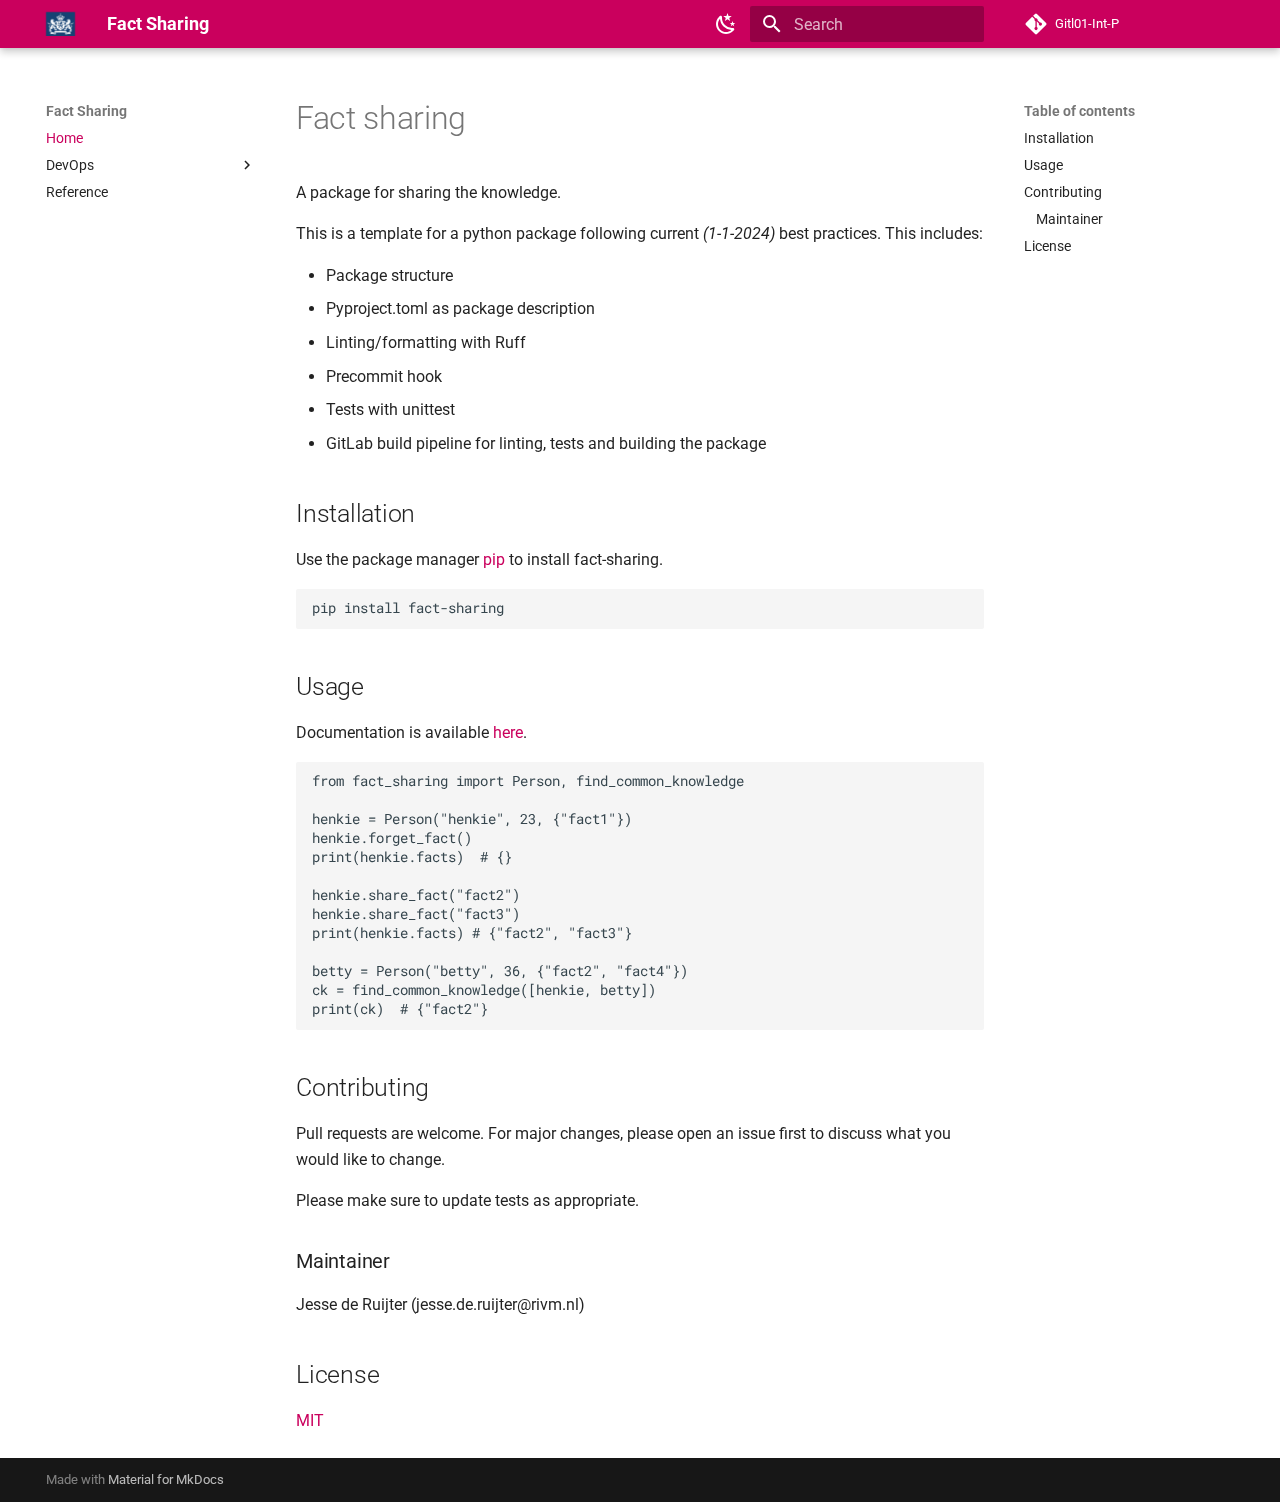
<file: index.html>
<!doctype html>
<html lang="en" class="no-js">
  <head>
    
      <meta charset="utf-8">
      <meta name="viewport" content="width=device-width,initial-scale=1">
      
      
      
        <link rel="canonical" href="https://example.com/">
      
      
      
        <link rel="next" href="devops/linting/">
      
      
      <link rel="icon" href="assets/favicon.ico">
      <meta name="generator" content="mkdocs-1.5.3, mkdocs-material-9.5.15">
    
    
      
        <title>Fact Sharing</title>
      
    
    
      <link rel="stylesheet" href="assets/stylesheets/main.7e359304.min.css">
      
        
        <link rel="stylesheet" href="assets/stylesheets/palette.06af60db.min.css">
      
      


    
    
      
    
    
      
        
        
        <link rel="preconnect" href="https://fonts.gstatic.com" crossorigin>
        <link rel="stylesheet" href="https://fonts.googleapis.com/css?family=Roboto:300,300i,400,400i,700,700i%7CRoboto+Mono:400,400i,700,700i&display=fallback">
        <style>:root{--md-text-font:"Roboto";--md-code-font:"Roboto Mono"}</style>
      
    
    
      <link rel="stylesheet" href="assets/_mkdocstrings.css">
    
      <link rel="stylesheet" href="stylesheets/extra.css">
    
    <script>__md_scope=new URL(".",location),__md_hash=e=>[...e].reduce((e,_)=>(e<<5)-e+_.charCodeAt(0),0),__md_get=(e,_=localStorage,t=__md_scope)=>JSON.parse(_.getItem(t.pathname+"."+e)),__md_set=(e,_,t=localStorage,a=__md_scope)=>{try{t.setItem(a.pathname+"."+e,JSON.stringify(_))}catch(e){}}</script>
    
      

    
    
    
  </head>
  
  
    
    
      
    
    
    
    
    <body dir="ltr" data-md-color-scheme="default" data-md-color-primary="custom" data-md-color-accent="custom">
  
    
    <input class="md-toggle" data-md-toggle="drawer" type="checkbox" id="__drawer" autocomplete="off">
    <input class="md-toggle" data-md-toggle="search" type="checkbox" id="__search" autocomplete="off">
    <label class="md-overlay" for="__drawer"></label>
    <div data-md-component="skip">
      
        
        <a href="#fact-sharing" class="md-skip">
          Skip to content
        </a>
      
    </div>
    <div data-md-component="announce">
      
    </div>
    
    
      

  

<header class="md-header md-header--shadow" data-md-component="header">
  <nav class="md-header__inner md-grid" aria-label="Header">
    <a href="." title="Fact Sharing" class="md-header__button md-logo" aria-label="Fact Sharing" data-md-component="logo">
      
  <img src="assets/logo.png" alt="logo">

    </a>
    <label class="md-header__button md-icon" for="__drawer">
      
      <svg xmlns="http://www.w3.org/2000/svg" viewBox="0 0 24 24"><path d="M3 6h18v2H3V6m0 5h18v2H3v-2m0 5h18v2H3v-2Z"/></svg>
    </label>
    <div class="md-header__title" data-md-component="header-title">
      <div class="md-header__ellipsis">
        <div class="md-header__topic">
          <span class="md-ellipsis">
            Fact Sharing
          </span>
        </div>
        <div class="md-header__topic" data-md-component="header-topic">
          <span class="md-ellipsis">
            
              Home
            
          </span>
        </div>
      </div>
    </div>
    
      
        <form class="md-header__option" data-md-component="palette">
  
    
    
    
    <input class="md-option" data-md-color-media="(prefers-color-scheme: light)" data-md-color-scheme="default" data-md-color-primary="custom" data-md-color-accent="custom"  aria-label="Switch to dark mode"  type="radio" name="__palette" id="__palette_0">
    
      <label class="md-header__button md-icon" title="Switch to dark mode" for="__palette_1" hidden>
        <svg xmlns="http://www.w3.org/2000/svg" viewBox="0 0 24 24"><path d="m17.75 4.09-2.53 1.94.91 3.06-2.63-1.81-2.63 1.81.91-3.06-2.53-1.94L12.44 4l1.06-3 1.06 3 3.19.09m3.5 6.91-1.64 1.25.59 1.98-1.7-1.17-1.7 1.17.59-1.98L15.75 11l2.06-.05L18.5 9l.69 1.95 2.06.05m-2.28 4.95c.83-.08 1.72 1.1 1.19 1.85-.32.45-.66.87-1.08 1.27C15.17 23 8.84 23 4.94 19.07c-3.91-3.9-3.91-10.24 0-14.14.4-.4.82-.76 1.27-1.08.75-.53 1.93.36 1.85 1.19-.27 2.86.69 5.83 2.89 8.02a9.96 9.96 0 0 0 8.02 2.89m-1.64 2.02a12.08 12.08 0 0 1-7.8-3.47c-2.17-2.19-3.33-5-3.49-7.82-2.81 3.14-2.7 7.96.31 10.98 3.02 3.01 7.84 3.12 10.98.31Z"/></svg>
      </label>
    
  
    
    
    
    <input class="md-option" data-md-color-media="(prefers-color-scheme: dark)" data-md-color-scheme="slate" data-md-color-primary="custom" data-md-color-accent="custom"  aria-label="Switch to light mode"  type="radio" name="__palette" id="__palette_1">
    
      <label class="md-header__button md-icon" title="Switch to light mode" for="__palette_0" hidden>
        <svg xmlns="http://www.w3.org/2000/svg" viewBox="0 0 24 24"><path d="M12 7a5 5 0 0 1 5 5 5 5 0 0 1-5 5 5 5 0 0 1-5-5 5 5 0 0 1 5-5m0 2a3 3 0 0 0-3 3 3 3 0 0 0 3 3 3 3 0 0 0 3-3 3 3 0 0 0-3-3m0-7 2.39 3.42C13.65 5.15 12.84 5 12 5c-.84 0-1.65.15-2.39.42L12 2M3.34 7l4.16-.35A7.2 7.2 0 0 0 5.94 8.5c-.44.74-.69 1.5-.83 2.29L3.34 7m.02 10 1.76-3.77a7.131 7.131 0 0 0 2.38 4.14L3.36 17M20.65 7l-1.77 3.79a7.023 7.023 0 0 0-2.38-4.15l4.15.36m-.01 10-4.14.36c.59-.51 1.12-1.14 1.54-1.86.42-.73.69-1.5.83-2.29L20.64 17M12 22l-2.41-3.44c.74.27 1.55.44 2.41.44.82 0 1.63-.17 2.37-.44L12 22Z"/></svg>
      </label>
    
  
</form>
      
    
    
      <script>var media,input,key,value,palette=__md_get("__palette");if(palette&&palette.color){"(prefers-color-scheme)"===palette.color.media&&(media=matchMedia("(prefers-color-scheme: light)"),input=document.querySelector(media.matches?"[data-md-color-media='(prefers-color-scheme: light)']":"[data-md-color-media='(prefers-color-scheme: dark)']"),palette.color.media=input.getAttribute("data-md-color-media"),palette.color.scheme=input.getAttribute("data-md-color-scheme"),palette.color.primary=input.getAttribute("data-md-color-primary"),palette.color.accent=input.getAttribute("data-md-color-accent"));for([key,value]of Object.entries(palette.color))document.body.setAttribute("data-md-color-"+key,value)}</script>
    
    
    
      <label class="md-header__button md-icon" for="__search">
        
        <svg xmlns="http://www.w3.org/2000/svg" viewBox="0 0 24 24"><path d="M9.5 3A6.5 6.5 0 0 1 16 9.5c0 1.61-.59 3.09-1.56 4.23l.27.27h.79l5 5-1.5 1.5-5-5v-.79l-.27-.27A6.516 6.516 0 0 1 9.5 16 6.5 6.5 0 0 1 3 9.5 6.5 6.5 0 0 1 9.5 3m0 2C7 5 5 7 5 9.5S7 14 9.5 14 14 12 14 9.5 12 5 9.5 5Z"/></svg>
      </label>
      <div class="md-search" data-md-component="search" role="dialog">
  <label class="md-search__overlay" for="__search"></label>
  <div class="md-search__inner" role="search">
    <form class="md-search__form" name="search">
      <input type="text" class="md-search__input" name="query" aria-label="Search" placeholder="Search" autocapitalize="off" autocorrect="off" autocomplete="off" spellcheck="false" data-md-component="search-query" required>
      <label class="md-search__icon md-icon" for="__search">
        
        <svg xmlns="http://www.w3.org/2000/svg" viewBox="0 0 24 24"><path d="M9.5 3A6.5 6.5 0 0 1 16 9.5c0 1.61-.59 3.09-1.56 4.23l.27.27h.79l5 5-1.5 1.5-5-5v-.79l-.27-.27A6.516 6.516 0 0 1 9.5 16 6.5 6.5 0 0 1 3 9.5 6.5 6.5 0 0 1 9.5 3m0 2C7 5 5 7 5 9.5S7 14 9.5 14 14 12 14 9.5 12 5 9.5 5Z"/></svg>
        
        <svg xmlns="http://www.w3.org/2000/svg" viewBox="0 0 24 24"><path d="M20 11v2H8l5.5 5.5-1.42 1.42L4.16 12l7.92-7.92L13.5 5.5 8 11h12Z"/></svg>
      </label>
      <nav class="md-search__options" aria-label="Search">
        
        <button type="reset" class="md-search__icon md-icon" title="Clear" aria-label="Clear" tabindex="-1">
          
          <svg xmlns="http://www.w3.org/2000/svg" viewBox="0 0 24 24"><path d="M19 6.41 17.59 5 12 10.59 6.41 5 5 6.41 10.59 12 5 17.59 6.41 19 12 13.41 17.59 19 19 17.59 13.41 12 19 6.41Z"/></svg>
        </button>
      </nav>
      
    </form>
    <div class="md-search__output">
      <div class="md-search__scrollwrap" data-md-scrollfix>
        <div class="md-search-result" data-md-component="search-result">
          <div class="md-search-result__meta">
            Initializing search
          </div>
          <ol class="md-search-result__list" role="presentation"></ol>
        </div>
      </div>
    </div>
  </div>
</div>
    
    
      <div class="md-header__source">
        <a href="https://gitl01-int-p.rivm.nl/EPI/knowledgesharing/pythonpackage" title="Go to repository" class="md-source" data-md-component="source">
  <div class="md-source__icon md-icon">
    
    <svg xmlns="http://www.w3.org/2000/svg" viewBox="0 0 448 512"><!--! Font Awesome Free 6.5.1 by @fontawesome - https://fontawesome.com License - https://fontawesome.com/license/free (Icons: CC BY 4.0, Fonts: SIL OFL 1.1, Code: MIT License) Copyright 2023 Fonticons, Inc.--><path d="M439.55 236.05 244 40.45a28.87 28.87 0 0 0-40.81 0l-40.66 40.63 51.52 51.52c27.06-9.14 52.68 16.77 43.39 43.68l49.66 49.66c34.23-11.8 61.18 31 35.47 56.69-26.49 26.49-70.21-2.87-56-37.34L240.22 199v121.85c25.3 12.54 22.26 41.85 9.08 55a34.34 34.34 0 0 1-48.55 0c-17.57-17.6-11.07-46.91 11.25-56v-123c-20.8-8.51-24.6-30.74-18.64-45L142.57 101 8.45 235.14a28.86 28.86 0 0 0 0 40.81l195.61 195.6a28.86 28.86 0 0 0 40.8 0l194.69-194.69a28.86 28.86 0 0 0 0-40.81z"/></svg>
  </div>
  <div class="md-source__repository">
    Gitl01-Int-P
  </div>
</a>
      </div>
    
  </nav>
  
</header>
    
    <div class="md-container" data-md-component="container">
      
      
        
          
        
      
      <main class="md-main" data-md-component="main">
        <div class="md-main__inner md-grid">
          
            
              
              <div class="md-sidebar md-sidebar--primary" data-md-component="sidebar" data-md-type="navigation" >
                <div class="md-sidebar__scrollwrap">
                  <div class="md-sidebar__inner">
                    



<nav class="md-nav md-nav--primary" aria-label="Navigation" data-md-level="0">
  <label class="md-nav__title" for="__drawer">
    <a href="." title="Fact Sharing" class="md-nav__button md-logo" aria-label="Fact Sharing" data-md-component="logo">
      
  <img src="assets/logo.png" alt="logo">

    </a>
    Fact Sharing
  </label>
  
    <div class="md-nav__source">
      <a href="https://gitl01-int-p.rivm.nl/EPI/knowledgesharing/pythonpackage" title="Go to repository" class="md-source" data-md-component="source">
  <div class="md-source__icon md-icon">
    
    <svg xmlns="http://www.w3.org/2000/svg" viewBox="0 0 448 512"><!--! Font Awesome Free 6.5.1 by @fontawesome - https://fontawesome.com License - https://fontawesome.com/license/free (Icons: CC BY 4.0, Fonts: SIL OFL 1.1, Code: MIT License) Copyright 2023 Fonticons, Inc.--><path d="M439.55 236.05 244 40.45a28.87 28.87 0 0 0-40.81 0l-40.66 40.63 51.52 51.52c27.06-9.14 52.68 16.77 43.39 43.68l49.66 49.66c34.23-11.8 61.18 31 35.47 56.69-26.49 26.49-70.21-2.87-56-37.34L240.22 199v121.85c25.3 12.54 22.26 41.85 9.08 55a34.34 34.34 0 0 1-48.55 0c-17.57-17.6-11.07-46.91 11.25-56v-123c-20.8-8.51-24.6-30.74-18.64-45L142.57 101 8.45 235.14a28.86 28.86 0 0 0 0 40.81l195.61 195.6a28.86 28.86 0 0 0 40.8 0l194.69-194.69a28.86 28.86 0 0 0 0-40.81z"/></svg>
  </div>
  <div class="md-source__repository">
    Gitl01-Int-P
  </div>
</a>
    </div>
  
  <ul class="md-nav__list" data-md-scrollfix>
    
      
      
  
  
    
  
  
  
    <li class="md-nav__item md-nav__item--active">
      
      <input class="md-nav__toggle md-toggle" type="checkbox" id="__toc">
      
      
        
      
      
        <label class="md-nav__link md-nav__link--active" for="__toc">
          
  
  <span class="md-ellipsis">
    Home
  </span>
  

          <span class="md-nav__icon md-icon"></span>
        </label>
      
      <a href="." class="md-nav__link md-nav__link--active">
        
  
  <span class="md-ellipsis">
    Home
  </span>
  

      </a>
      
        

<nav class="md-nav md-nav--secondary" aria-label="Table of contents">
  
  
  
    
  
  
    <label class="md-nav__title" for="__toc">
      <span class="md-nav__icon md-icon"></span>
      Table of contents
    </label>
    <ul class="md-nav__list" data-md-component="toc" data-md-scrollfix>
      
        <li class="md-nav__item">
  <a href="#installation" class="md-nav__link">
    <span class="md-ellipsis">
      Installation
    </span>
  </a>
  
</li>
      
        <li class="md-nav__item">
  <a href="#usage" class="md-nav__link">
    <span class="md-ellipsis">
      Usage
    </span>
  </a>
  
</li>
      
        <li class="md-nav__item">
  <a href="#contributing" class="md-nav__link">
    <span class="md-ellipsis">
      Contributing
    </span>
  </a>
  
    <nav class="md-nav" aria-label="Contributing">
      <ul class="md-nav__list">
        
          <li class="md-nav__item">
  <a href="#maintainer" class="md-nav__link">
    <span class="md-ellipsis">
      Maintainer
    </span>
  </a>
  
</li>
        
      </ul>
    </nav>
  
</li>
      
        <li class="md-nav__item">
  <a href="#license" class="md-nav__link">
    <span class="md-ellipsis">
      License
    </span>
  </a>
  
</li>
      
    </ul>
  
</nav>
      
    </li>
  

    
      
      
  
  
  
  
    
    
    
    
    <li class="md-nav__item md-nav__item--nested">
      
        
        
        <input class="md-nav__toggle md-toggle " type="checkbox" id="__nav_2" >
        
          
          <label class="md-nav__link" for="__nav_2" id="__nav_2_label" tabindex="0">
            
  
  <span class="md-ellipsis">
    DevOps
  </span>
  

            <span class="md-nav__icon md-icon"></span>
          </label>
        
        <nav class="md-nav" data-md-level="1" aria-labelledby="__nav_2_label" aria-expanded="false">
          <label class="md-nav__title" for="__nav_2">
            <span class="md-nav__icon md-icon"></span>
            DevOps
          </label>
          <ul class="md-nav__list" data-md-scrollfix>
            
              
                
  
  
  
  
    <li class="md-nav__item">
      <a href="devops/linting/" class="md-nav__link">
        
  
  <span class="md-ellipsis">
    Linting
  </span>
  

      </a>
    </li>
  

              
            
              
                
  
  
  
  
    <li class="md-nav__item">
      <a href="devops/unit_testing/" class="md-nav__link">
        
  
  <span class="md-ellipsis">
    Unit testing
  </span>
  

      </a>
    </li>
  

              
            
              
                
  
  
  
  
    <li class="md-nav__item">
      <a href="devops/documentation/" class="md-nav__link">
        
  
  <span class="md-ellipsis">
    Documentation
  </span>
  

      </a>
    </li>
  

              
            
              
                
  
  
  
  
    <li class="md-nav__item">
      <a href="devops/packaging/" class="md-nav__link">
        
  
  <span class="md-ellipsis">
    Packaging
  </span>
  

      </a>
    </li>
  

              
            
              
                
  
  
  
  
    <li class="md-nav__item">
      <a href="devops/checks/" class="md-nav__link">
        
  
  <span class="md-ellipsis">
    Checks
  </span>
  

      </a>
    </li>
  

              
            
          </ul>
        </nav>
      
    </li>
  

    
      
      
  
  
  
  
    <li class="md-nav__item">
      <a href="reference/" class="md-nav__link">
        
  
  <span class="md-ellipsis">
    Reference
  </span>
  

      </a>
    </li>
  

    
  </ul>
</nav>
                  </div>
                </div>
              </div>
            
            
              
              <div class="md-sidebar md-sidebar--secondary" data-md-component="sidebar" data-md-type="toc" >
                <div class="md-sidebar__scrollwrap">
                  <div class="md-sidebar__inner">
                    

<nav class="md-nav md-nav--secondary" aria-label="Table of contents">
  
  
  
    
  
  
    <label class="md-nav__title" for="__toc">
      <span class="md-nav__icon md-icon"></span>
      Table of contents
    </label>
    <ul class="md-nav__list" data-md-component="toc" data-md-scrollfix>
      
        <li class="md-nav__item">
  <a href="#installation" class="md-nav__link">
    <span class="md-ellipsis">
      Installation
    </span>
  </a>
  
</li>
      
        <li class="md-nav__item">
  <a href="#usage" class="md-nav__link">
    <span class="md-ellipsis">
      Usage
    </span>
  </a>
  
</li>
      
        <li class="md-nav__item">
  <a href="#contributing" class="md-nav__link">
    <span class="md-ellipsis">
      Contributing
    </span>
  </a>
  
    <nav class="md-nav" aria-label="Contributing">
      <ul class="md-nav__list">
        
          <li class="md-nav__item">
  <a href="#maintainer" class="md-nav__link">
    <span class="md-ellipsis">
      Maintainer
    </span>
  </a>
  
</li>
        
      </ul>
    </nav>
  
</li>
      
        <li class="md-nav__item">
  <a href="#license" class="md-nav__link">
    <span class="md-ellipsis">
      License
    </span>
  </a>
  
</li>
      
    </ul>
  
</nav>
                  </div>
                </div>
              </div>
            
          
          
            <div class="md-content" data-md-component="content">
              <article class="md-content__inner md-typeset">
                
                  


<h1 id="fact-sharing">Fact sharing</h1>
<p>A package for sharing the knowledge.</p>
<p>This is a template for a python package following current <em>(1-1-2024)</em> best practices.
This includes:</p>
<ul>
<li>Package structure</li>
<li>Pyproject.toml as package description</li>
<li>Linting/formatting with Ruff</li>
<li>Precommit hook</li>
<li>Tests with unittest</li>
<li>GitLab build pipeline for linting, tests and building the package</li>
</ul>
<h2 id="installation">Installation</h2>
<p>Use the package manager <a href="https://pip.pypa.io/en/stable/">pip</a> to install fact-sharing.</p>
<pre><code class="language-bash">pip install fact-sharing
</code></pre>
<h2 id="usage">Usage</h2>
<p>Documentation is available <a href="https://jessederuijterrivm.github.io/ShareKnowledge/">here</a>.</p>
<pre><code class="language-python">from fact_sharing import Person, find_common_knowledge

henkie = Person(&quot;henkie&quot;, 23, {&quot;fact1&quot;})
henkie.forget_fact()
print(henkie.facts)  # {}

henkie.share_fact(&quot;fact2&quot;)
henkie.share_fact(&quot;fact3&quot;)
print(henkie.facts) # {&quot;fact2&quot;, &quot;fact3&quot;}

betty = Person(&quot;betty&quot;, 36, {&quot;fact2&quot;, &quot;fact4&quot;})
ck = find_common_knowledge([henkie, betty])
print(ck)  # {&quot;fact2&quot;}
</code></pre>
<h2 id="contributing">Contributing</h2>
<p>Pull requests are welcome. For major changes, please open an issue first to discuss what you would like to change.</p>
<p>Please make sure to update tests as appropriate.</p>
<h3 id="maintainer">Maintainer</h3>
<p>Jesse de Ruijter (jesse.de.ruijter@rivm.nl)</p>
<h2 id="license">License</h2>
<p><a href="https://choosealicense.com/licenses/mit/">MIT</a></p>












                
              </article>
            </div>
          
          
<script>var target=document.getElementById(location.hash.slice(1));target&&target.name&&(target.checked=target.name.startsWith("__tabbed_"))</script>
        </div>
        
      </main>
      
        <footer class="md-footer">
  
  <div class="md-footer-meta md-typeset">
    <div class="md-footer-meta__inner md-grid">
      <div class="md-copyright">
  
  
    Made with
    <a href="https://squidfunk.github.io/mkdocs-material/" target="_blank" rel="noopener">
      Material for MkDocs
    </a>
  
</div>
      
    </div>
  </div>
</footer>
      
    </div>
    <div class="md-dialog" data-md-component="dialog">
      <div class="md-dialog__inner md-typeset"></div>
    </div>
    
    
    <script id="__config" type="application/json">{"base": ".", "features": [], "search": "assets/javascripts/workers/search.b8dbb3d2.min.js", "translations": {"clipboard.copied": "Copied to clipboard", "clipboard.copy": "Copy to clipboard", "search.result.more.one": "1 more on this page", "search.result.more.other": "# more on this page", "search.result.none": "No matching documents", "search.result.one": "1 matching document", "search.result.other": "# matching documents", "search.result.placeholder": "Type to start searching", "search.result.term.missing": "Missing", "select.version": "Select version"}}</script>
    
    
      <script src="assets/javascripts/bundle.bd41221c.min.js"></script>
      
    
  </body>
</html>
</file>
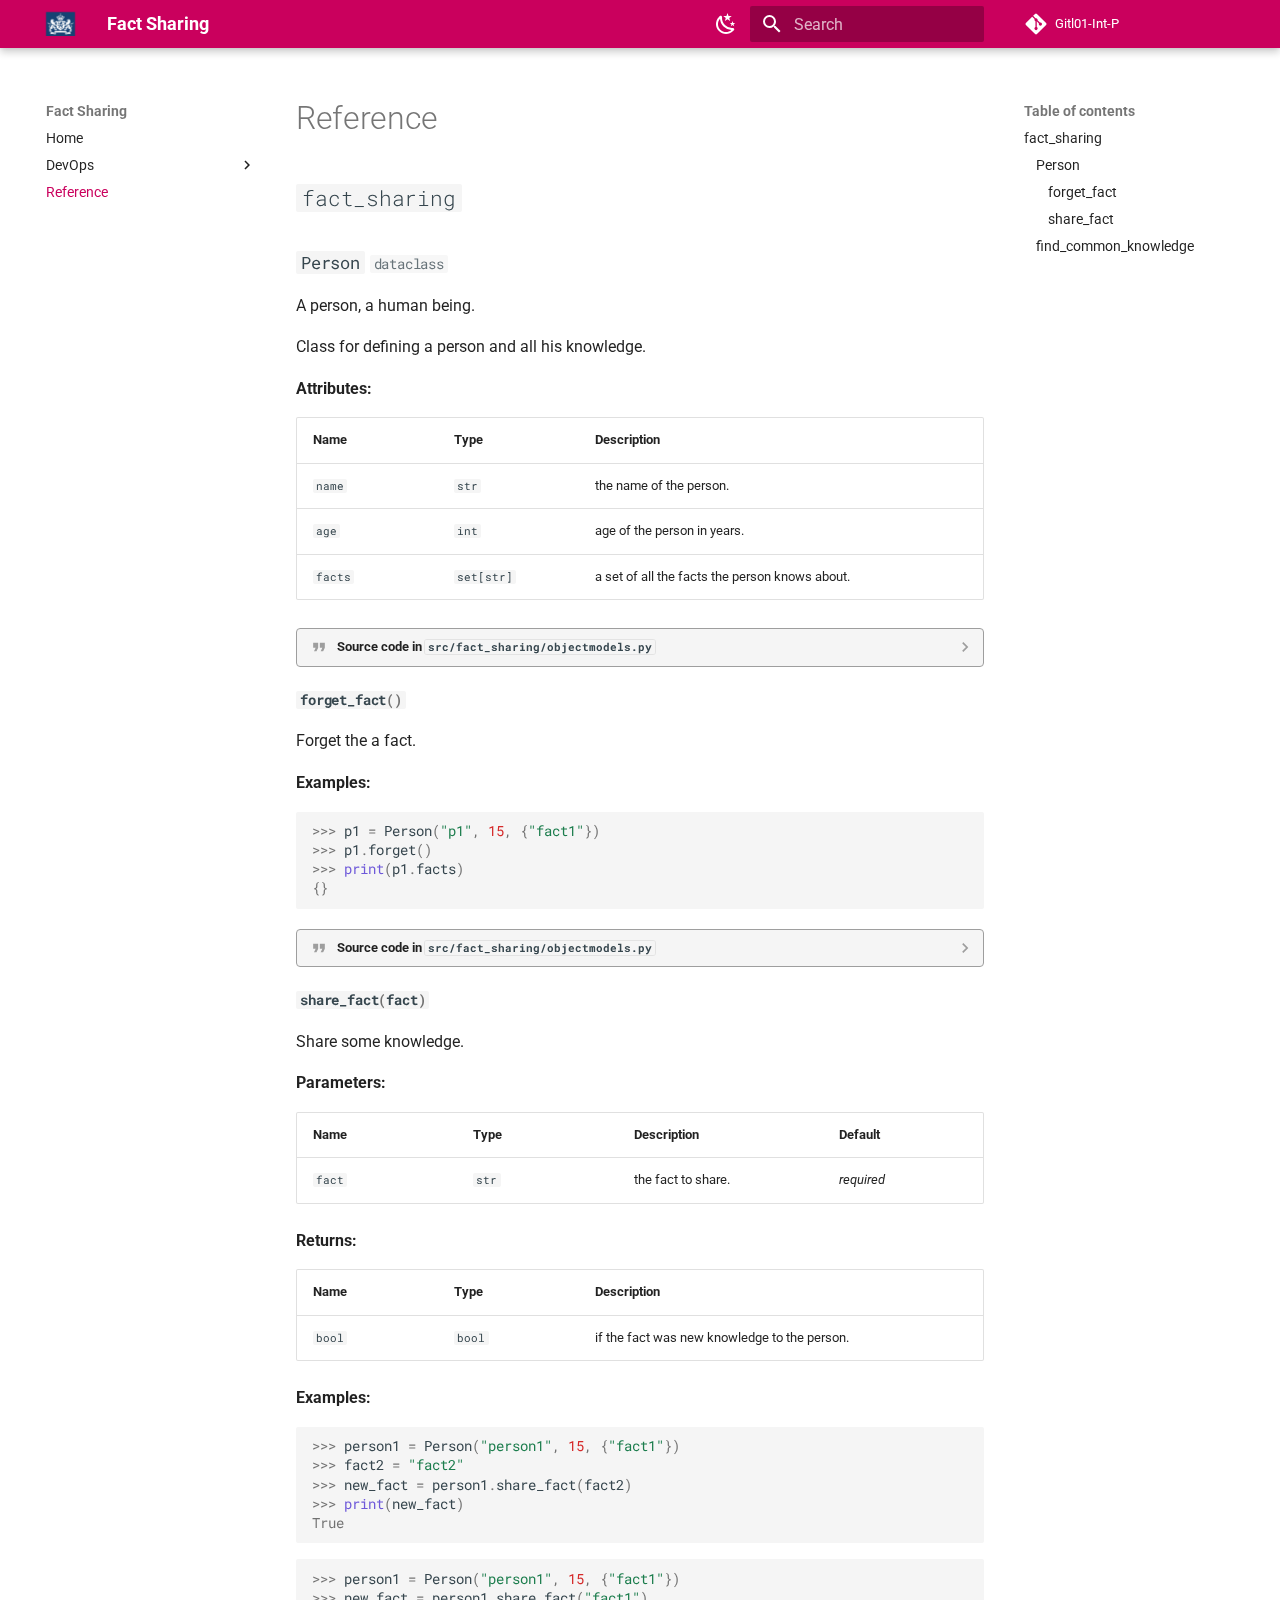
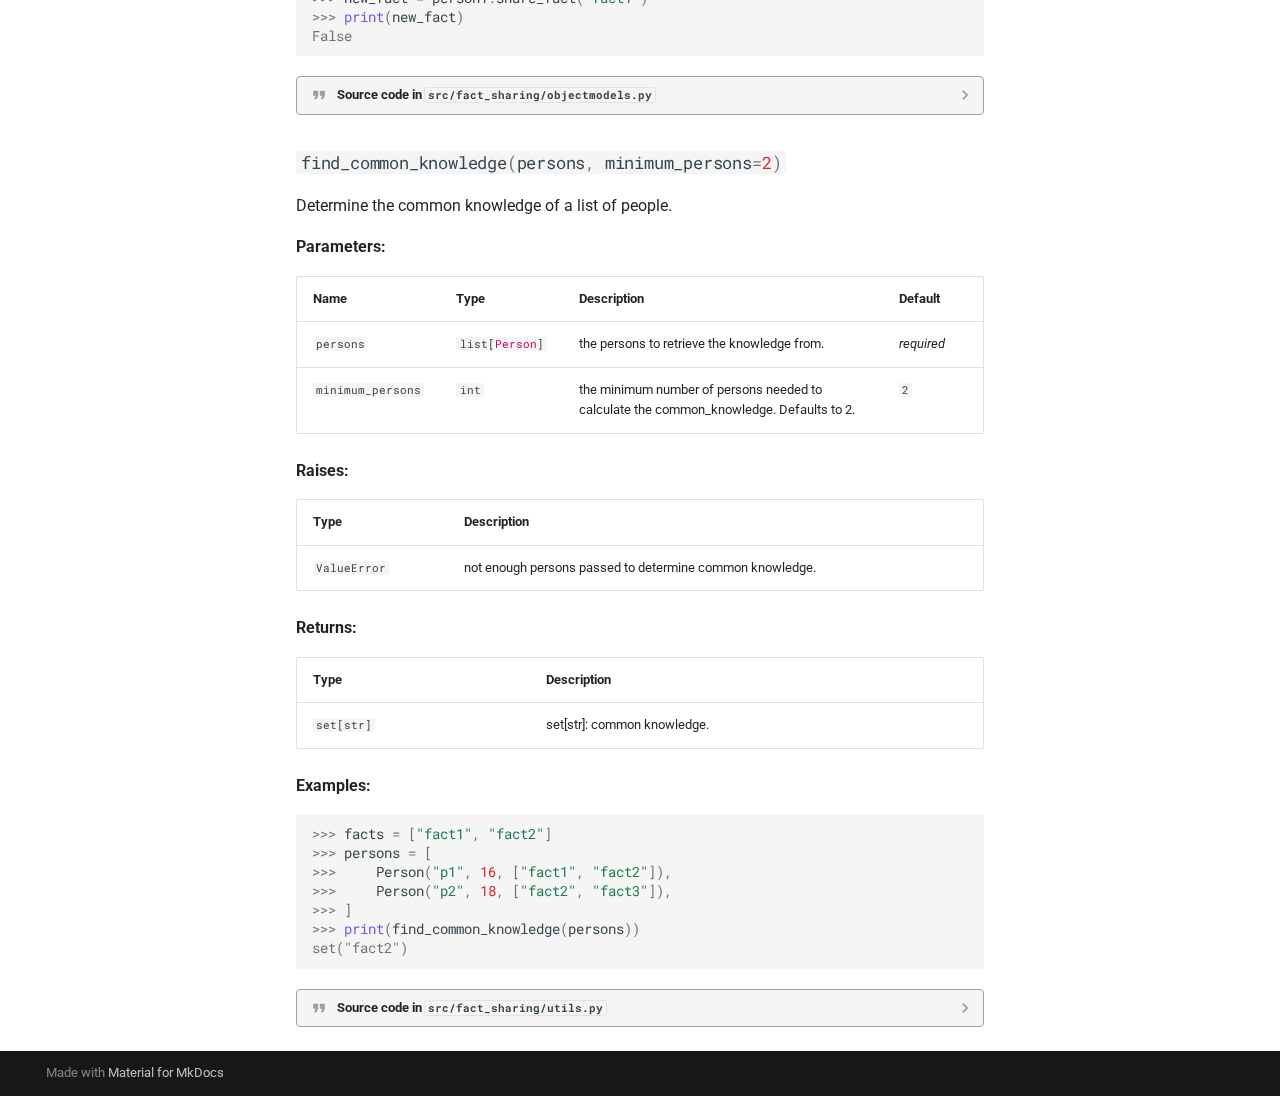
<file: reference/index.html>
<!doctype html>
<html lang="en" class="no-js">
  <head>
    
      <meta charset="utf-8">
      <meta name="viewport" content="width=device-width,initial-scale=1">
      
      
      
        <link rel="canonical" href="https://example.com/reference/">
      
      
        <link rel="prev" href="../devops/checks/">
      
      
      
      <link rel="icon" href="../assets/favicon.ico">
      <meta name="generator" content="mkdocs-1.5.3, mkdocs-material-9.5.15">
    
    
      
        <title>Reference - Fact Sharing</title>
      
    
    
      <link rel="stylesheet" href="../assets/stylesheets/main.7e359304.min.css">
      
        
        <link rel="stylesheet" href="../assets/stylesheets/palette.06af60db.min.css">
      
      


    
    
      
    
    
      
        
        
        <link rel="preconnect" href="https://fonts.gstatic.com" crossorigin>
        <link rel="stylesheet" href="https://fonts.googleapis.com/css?family=Roboto:300,300i,400,400i,700,700i%7CRoboto+Mono:400,400i,700,700i&display=fallback">
        <style>:root{--md-text-font:"Roboto";--md-code-font:"Roboto Mono"}</style>
      
    
    
      <link rel="stylesheet" href="../assets/_mkdocstrings.css">
    
      <link rel="stylesheet" href="../stylesheets/extra.css">
    
    <script>__md_scope=new URL("..",location),__md_hash=e=>[...e].reduce((e,_)=>(e<<5)-e+_.charCodeAt(0),0),__md_get=(e,_=localStorage,t=__md_scope)=>JSON.parse(_.getItem(t.pathname+"."+e)),__md_set=(e,_,t=localStorage,a=__md_scope)=>{try{t.setItem(a.pathname+"."+e,JSON.stringify(_))}catch(e){}}</script>
    
      

    
    
    
  </head>
  
  
    
    
      
    
    
    
    
    <body dir="ltr" data-md-color-scheme="default" data-md-color-primary="custom" data-md-color-accent="custom">
  
    
    <input class="md-toggle" data-md-toggle="drawer" type="checkbox" id="__drawer" autocomplete="off">
    <input class="md-toggle" data-md-toggle="search" type="checkbox" id="__search" autocomplete="off">
    <label class="md-overlay" for="__drawer"></label>
    <div data-md-component="skip">
      
        
        <a href="#reference" class="md-skip">
          Skip to content
        </a>
      
    </div>
    <div data-md-component="announce">
      
    </div>
    
    
      

  

<header class="md-header md-header--shadow" data-md-component="header">
  <nav class="md-header__inner md-grid" aria-label="Header">
    <a href=".." title="Fact Sharing" class="md-header__button md-logo" aria-label="Fact Sharing" data-md-component="logo">
      
  <img src="../assets/logo.png" alt="logo">

    </a>
    <label class="md-header__button md-icon" for="__drawer">
      
      <svg xmlns="http://www.w3.org/2000/svg" viewBox="0 0 24 24"><path d="M3 6h18v2H3V6m0 5h18v2H3v-2m0 5h18v2H3v-2Z"/></svg>
    </label>
    <div class="md-header__title" data-md-component="header-title">
      <div class="md-header__ellipsis">
        <div class="md-header__topic">
          <span class="md-ellipsis">
            Fact Sharing
          </span>
        </div>
        <div class="md-header__topic" data-md-component="header-topic">
          <span class="md-ellipsis">
            
              Reference
            
          </span>
        </div>
      </div>
    </div>
    
      
        <form class="md-header__option" data-md-component="palette">
  
    
    
    
    <input class="md-option" data-md-color-media="(prefers-color-scheme: light)" data-md-color-scheme="default" data-md-color-primary="custom" data-md-color-accent="custom"  aria-label="Switch to dark mode"  type="radio" name="__palette" id="__palette_0">
    
      <label class="md-header__button md-icon" title="Switch to dark mode" for="__palette_1" hidden>
        <svg xmlns="http://www.w3.org/2000/svg" viewBox="0 0 24 24"><path d="m17.75 4.09-2.53 1.94.91 3.06-2.63-1.81-2.63 1.81.91-3.06-2.53-1.94L12.44 4l1.06-3 1.06 3 3.19.09m3.5 6.91-1.64 1.25.59 1.98-1.7-1.17-1.7 1.17.59-1.98L15.75 11l2.06-.05L18.5 9l.69 1.95 2.06.05m-2.28 4.95c.83-.08 1.72 1.1 1.19 1.85-.32.45-.66.87-1.08 1.27C15.17 23 8.84 23 4.94 19.07c-3.91-3.9-3.91-10.24 0-14.14.4-.4.82-.76 1.27-1.08.75-.53 1.93.36 1.85 1.19-.27 2.86.69 5.83 2.89 8.02a9.96 9.96 0 0 0 8.02 2.89m-1.64 2.02a12.08 12.08 0 0 1-7.8-3.47c-2.17-2.19-3.33-5-3.49-7.82-2.81 3.14-2.7 7.96.31 10.98 3.02 3.01 7.84 3.12 10.98.31Z"/></svg>
      </label>
    
  
    
    
    
    <input class="md-option" data-md-color-media="(prefers-color-scheme: dark)" data-md-color-scheme="slate" data-md-color-primary="custom" data-md-color-accent="custom"  aria-label="Switch to light mode"  type="radio" name="__palette" id="__palette_1">
    
      <label class="md-header__button md-icon" title="Switch to light mode" for="__palette_0" hidden>
        <svg xmlns="http://www.w3.org/2000/svg" viewBox="0 0 24 24"><path d="M12 7a5 5 0 0 1 5 5 5 5 0 0 1-5 5 5 5 0 0 1-5-5 5 5 0 0 1 5-5m0 2a3 3 0 0 0-3 3 3 3 0 0 0 3 3 3 3 0 0 0 3-3 3 3 0 0 0-3-3m0-7 2.39 3.42C13.65 5.15 12.84 5 12 5c-.84 0-1.65.15-2.39.42L12 2M3.34 7l4.16-.35A7.2 7.2 0 0 0 5.94 8.5c-.44.74-.69 1.5-.83 2.29L3.34 7m.02 10 1.76-3.77a7.131 7.131 0 0 0 2.38 4.14L3.36 17M20.65 7l-1.77 3.79a7.023 7.023 0 0 0-2.38-4.15l4.15.36m-.01 10-4.14.36c.59-.51 1.12-1.14 1.54-1.86.42-.73.69-1.5.83-2.29L20.64 17M12 22l-2.41-3.44c.74.27 1.55.44 2.41.44.82 0 1.63-.17 2.37-.44L12 22Z"/></svg>
      </label>
    
  
</form>
      
    
    
      <script>var media,input,key,value,palette=__md_get("__palette");if(palette&&palette.color){"(prefers-color-scheme)"===palette.color.media&&(media=matchMedia("(prefers-color-scheme: light)"),input=document.querySelector(media.matches?"[data-md-color-media='(prefers-color-scheme: light)']":"[data-md-color-media='(prefers-color-scheme: dark)']"),palette.color.media=input.getAttribute("data-md-color-media"),palette.color.scheme=input.getAttribute("data-md-color-scheme"),palette.color.primary=input.getAttribute("data-md-color-primary"),palette.color.accent=input.getAttribute("data-md-color-accent"));for([key,value]of Object.entries(palette.color))document.body.setAttribute("data-md-color-"+key,value)}</script>
    
    
    
      <label class="md-header__button md-icon" for="__search">
        
        <svg xmlns="http://www.w3.org/2000/svg" viewBox="0 0 24 24"><path d="M9.5 3A6.5 6.5 0 0 1 16 9.5c0 1.61-.59 3.09-1.56 4.23l.27.27h.79l5 5-1.5 1.5-5-5v-.79l-.27-.27A6.516 6.516 0 0 1 9.5 16 6.5 6.5 0 0 1 3 9.5 6.5 6.5 0 0 1 9.5 3m0 2C7 5 5 7 5 9.5S7 14 9.5 14 14 12 14 9.5 12 5 9.5 5Z"/></svg>
      </label>
      <div class="md-search" data-md-component="search" role="dialog">
  <label class="md-search__overlay" for="__search"></label>
  <div class="md-search__inner" role="search">
    <form class="md-search__form" name="search">
      <input type="text" class="md-search__input" name="query" aria-label="Search" placeholder="Search" autocapitalize="off" autocorrect="off" autocomplete="off" spellcheck="false" data-md-component="search-query" required>
      <label class="md-search__icon md-icon" for="__search">
        
        <svg xmlns="http://www.w3.org/2000/svg" viewBox="0 0 24 24"><path d="M9.5 3A6.5 6.5 0 0 1 16 9.5c0 1.61-.59 3.09-1.56 4.23l.27.27h.79l5 5-1.5 1.5-5-5v-.79l-.27-.27A6.516 6.516 0 0 1 9.5 16 6.5 6.5 0 0 1 3 9.5 6.5 6.5 0 0 1 9.5 3m0 2C7 5 5 7 5 9.5S7 14 9.5 14 14 12 14 9.5 12 5 9.5 5Z"/></svg>
        
        <svg xmlns="http://www.w3.org/2000/svg" viewBox="0 0 24 24"><path d="M20 11v2H8l5.5 5.5-1.42 1.42L4.16 12l7.92-7.92L13.5 5.5 8 11h12Z"/></svg>
      </label>
      <nav class="md-search__options" aria-label="Search">
        
        <button type="reset" class="md-search__icon md-icon" title="Clear" aria-label="Clear" tabindex="-1">
          
          <svg xmlns="http://www.w3.org/2000/svg" viewBox="0 0 24 24"><path d="M19 6.41 17.59 5 12 10.59 6.41 5 5 6.41 10.59 12 5 17.59 6.41 19 12 13.41 17.59 19 19 17.59 13.41 12 19 6.41Z"/></svg>
        </button>
      </nav>
      
    </form>
    <div class="md-search__output">
      <div class="md-search__scrollwrap" data-md-scrollfix>
        <div class="md-search-result" data-md-component="search-result">
          <div class="md-search-result__meta">
            Initializing search
          </div>
          <ol class="md-search-result__list" role="presentation"></ol>
        </div>
      </div>
    </div>
  </div>
</div>
    
    
      <div class="md-header__source">
        <a href="https://gitl01-int-p.rivm.nl/EPI/knowledgesharing/pythonpackage" title="Go to repository" class="md-source" data-md-component="source">
  <div class="md-source__icon md-icon">
    
    <svg xmlns="http://www.w3.org/2000/svg" viewBox="0 0 448 512"><!--! Font Awesome Free 6.5.1 by @fontawesome - https://fontawesome.com License - https://fontawesome.com/license/free (Icons: CC BY 4.0, Fonts: SIL OFL 1.1, Code: MIT License) Copyright 2023 Fonticons, Inc.--><path d="M439.55 236.05 244 40.45a28.87 28.87 0 0 0-40.81 0l-40.66 40.63 51.52 51.52c27.06-9.14 52.68 16.77 43.39 43.68l49.66 49.66c34.23-11.8 61.18 31 35.47 56.69-26.49 26.49-70.21-2.87-56-37.34L240.22 199v121.85c25.3 12.54 22.26 41.85 9.08 55a34.34 34.34 0 0 1-48.55 0c-17.57-17.6-11.07-46.91 11.25-56v-123c-20.8-8.51-24.6-30.74-18.64-45L142.57 101 8.45 235.14a28.86 28.86 0 0 0 0 40.81l195.61 195.6a28.86 28.86 0 0 0 40.8 0l194.69-194.69a28.86 28.86 0 0 0 0-40.81z"/></svg>
  </div>
  <div class="md-source__repository">
    Gitl01-Int-P
  </div>
</a>
      </div>
    
  </nav>
  
</header>
    
    <div class="md-container" data-md-component="container">
      
      
        
          
        
      
      <main class="md-main" data-md-component="main">
        <div class="md-main__inner md-grid">
          
            
              
              <div class="md-sidebar md-sidebar--primary" data-md-component="sidebar" data-md-type="navigation" >
                <div class="md-sidebar__scrollwrap">
                  <div class="md-sidebar__inner">
                    



<nav class="md-nav md-nav--primary" aria-label="Navigation" data-md-level="0">
  <label class="md-nav__title" for="__drawer">
    <a href=".." title="Fact Sharing" class="md-nav__button md-logo" aria-label="Fact Sharing" data-md-component="logo">
      
  <img src="../assets/logo.png" alt="logo">

    </a>
    Fact Sharing
  </label>
  
    <div class="md-nav__source">
      <a href="https://gitl01-int-p.rivm.nl/EPI/knowledgesharing/pythonpackage" title="Go to repository" class="md-source" data-md-component="source">
  <div class="md-source__icon md-icon">
    
    <svg xmlns="http://www.w3.org/2000/svg" viewBox="0 0 448 512"><!--! Font Awesome Free 6.5.1 by @fontawesome - https://fontawesome.com License - https://fontawesome.com/license/free (Icons: CC BY 4.0, Fonts: SIL OFL 1.1, Code: MIT License) Copyright 2023 Fonticons, Inc.--><path d="M439.55 236.05 244 40.45a28.87 28.87 0 0 0-40.81 0l-40.66 40.63 51.52 51.52c27.06-9.14 52.68 16.77 43.39 43.68l49.66 49.66c34.23-11.8 61.18 31 35.47 56.69-26.49 26.49-70.21-2.87-56-37.34L240.22 199v121.85c25.3 12.54 22.26 41.85 9.08 55a34.34 34.34 0 0 1-48.55 0c-17.57-17.6-11.07-46.91 11.25-56v-123c-20.8-8.51-24.6-30.74-18.64-45L142.57 101 8.45 235.14a28.86 28.86 0 0 0 0 40.81l195.61 195.6a28.86 28.86 0 0 0 40.8 0l194.69-194.69a28.86 28.86 0 0 0 0-40.81z"/></svg>
  </div>
  <div class="md-source__repository">
    Gitl01-Int-P
  </div>
</a>
    </div>
  
  <ul class="md-nav__list" data-md-scrollfix>
    
      
      
  
  
  
  
    <li class="md-nav__item">
      <a href=".." class="md-nav__link">
        
  
  <span class="md-ellipsis">
    Home
  </span>
  

      </a>
    </li>
  

    
      
      
  
  
  
  
    
    
    
    
    <li class="md-nav__item md-nav__item--nested">
      
        
        
        <input class="md-nav__toggle md-toggle " type="checkbox" id="__nav_2" >
        
          
          <label class="md-nav__link" for="__nav_2" id="__nav_2_label" tabindex="0">
            
  
  <span class="md-ellipsis">
    DevOps
  </span>
  

            <span class="md-nav__icon md-icon"></span>
          </label>
        
        <nav class="md-nav" data-md-level="1" aria-labelledby="__nav_2_label" aria-expanded="false">
          <label class="md-nav__title" for="__nav_2">
            <span class="md-nav__icon md-icon"></span>
            DevOps
          </label>
          <ul class="md-nav__list" data-md-scrollfix>
            
              
                
  
  
  
  
    <li class="md-nav__item">
      <a href="../devops/linting/" class="md-nav__link">
        
  
  <span class="md-ellipsis">
    Linting
  </span>
  

      </a>
    </li>
  

              
            
              
                
  
  
  
  
    <li class="md-nav__item">
      <a href="../devops/unit_testing/" class="md-nav__link">
        
  
  <span class="md-ellipsis">
    Unit testing
  </span>
  

      </a>
    </li>
  

              
            
              
                
  
  
  
  
    <li class="md-nav__item">
      <a href="../devops/documentation/" class="md-nav__link">
        
  
  <span class="md-ellipsis">
    Documentation
  </span>
  

      </a>
    </li>
  

              
            
              
                
  
  
  
  
    <li class="md-nav__item">
      <a href="../devops/packaging/" class="md-nav__link">
        
  
  <span class="md-ellipsis">
    Packaging
  </span>
  

      </a>
    </li>
  

              
            
              
                
  
  
  
  
    <li class="md-nav__item">
      <a href="../devops/checks/" class="md-nav__link">
        
  
  <span class="md-ellipsis">
    Checks
  </span>
  

      </a>
    </li>
  

              
            
          </ul>
        </nav>
      
    </li>
  

    
      
      
  
  
    
  
  
  
    <li class="md-nav__item md-nav__item--active">
      
      <input class="md-nav__toggle md-toggle" type="checkbox" id="__toc">
      
      
        
      
      
        <label class="md-nav__link md-nav__link--active" for="__toc">
          
  
  <span class="md-ellipsis">
    Reference
  </span>
  

          <span class="md-nav__icon md-icon"></span>
        </label>
      
      <a href="./" class="md-nav__link md-nav__link--active">
        
  
  <span class="md-ellipsis">
    Reference
  </span>
  

      </a>
      
        

<nav class="md-nav md-nav--secondary" aria-label="Table of contents">
  
  
  
    
  
  
    <label class="md-nav__title" for="__toc">
      <span class="md-nav__icon md-icon"></span>
      Table of contents
    </label>
    <ul class="md-nav__list" data-md-component="toc" data-md-scrollfix>
      
        <li class="md-nav__item">
  <a href="#fact_sharing" class="md-nav__link">
    <span class="md-ellipsis">
      fact_sharing
    </span>
  </a>
  
    <nav class="md-nav" aria-label="fact_sharing">
      <ul class="md-nav__list">
        
          <li class="md-nav__item">
  <a href="#fact_sharing.Person" class="md-nav__link">
    <span class="md-ellipsis">
      Person
    </span>
  </a>
  
    <nav class="md-nav" aria-label="Person">
      <ul class="md-nav__list">
        
          <li class="md-nav__item">
  <a href="#fact_sharing.Person.forget_fact" class="md-nav__link">
    <span class="md-ellipsis">
      forget_fact
    </span>
  </a>
  
</li>
        
          <li class="md-nav__item">
  <a href="#fact_sharing.Person.share_fact" class="md-nav__link">
    <span class="md-ellipsis">
      share_fact
    </span>
  </a>
  
</li>
        
      </ul>
    </nav>
  
</li>
        
          <li class="md-nav__item">
  <a href="#fact_sharing.find_common_knowledge" class="md-nav__link">
    <span class="md-ellipsis">
      find_common_knowledge
    </span>
  </a>
  
</li>
        
      </ul>
    </nav>
  
</li>
      
    </ul>
  
</nav>
      
    </li>
  

    
  </ul>
</nav>
                  </div>
                </div>
              </div>
            
            
              
              <div class="md-sidebar md-sidebar--secondary" data-md-component="sidebar" data-md-type="toc" >
                <div class="md-sidebar__scrollwrap">
                  <div class="md-sidebar__inner">
                    

<nav class="md-nav md-nav--secondary" aria-label="Table of contents">
  
  
  
    
  
  
    <label class="md-nav__title" for="__toc">
      <span class="md-nav__icon md-icon"></span>
      Table of contents
    </label>
    <ul class="md-nav__list" data-md-component="toc" data-md-scrollfix>
      
        <li class="md-nav__item">
  <a href="#fact_sharing" class="md-nav__link">
    <span class="md-ellipsis">
      fact_sharing
    </span>
  </a>
  
    <nav class="md-nav" aria-label="fact_sharing">
      <ul class="md-nav__list">
        
          <li class="md-nav__item">
  <a href="#fact_sharing.Person" class="md-nav__link">
    <span class="md-ellipsis">
      Person
    </span>
  </a>
  
    <nav class="md-nav" aria-label="Person">
      <ul class="md-nav__list">
        
          <li class="md-nav__item">
  <a href="#fact_sharing.Person.forget_fact" class="md-nav__link">
    <span class="md-ellipsis">
      forget_fact
    </span>
  </a>
  
</li>
        
          <li class="md-nav__item">
  <a href="#fact_sharing.Person.share_fact" class="md-nav__link">
    <span class="md-ellipsis">
      share_fact
    </span>
  </a>
  
</li>
        
      </ul>
    </nav>
  
</li>
        
          <li class="md-nav__item">
  <a href="#fact_sharing.find_common_knowledge" class="md-nav__link">
    <span class="md-ellipsis">
      find_common_knowledge
    </span>
  </a>
  
</li>
        
      </ul>
    </nav>
  
</li>
      
    </ul>
  
</nav>
                  </div>
                </div>
              </div>
            
          
          
            <div class="md-content" data-md-component="content">
              <article class="md-content__inner md-typeset">
                
                  


<h1 id="reference">Reference</h1>


<div class="doc doc-object doc-module">



<h2 id="fact_sharing" class="doc doc-heading">
          <code>fact_sharing</code>


</h2>

  <div class="doc doc-contents first">

  

  <div class="doc doc-children">








<div class="doc doc-object doc-class">



<h3 id="fact_sharing.Person" class="doc doc-heading">
          <code>Person</code>

  
  <span class="doc doc-labels">
      <small class="doc doc-label doc-label-dataclass"><code>dataclass</code></small>
  </span>

</h3>


  <div class="doc doc-contents ">

  
      <p>A person, a human being.</p>
<p>Class for defining a person and all his knowledge.</p>



  <p><strong>Attributes:</strong></p>
  <table>
    <thead>
      <tr>
        <th>Name</th>
        <th>Type</th>
        <th>Description</th>
      </tr>
    </thead>
    <tbody>
        <tr>
          <td><code><span title="fact_sharing.Person.name">name</span></code></td>
          <td>
                <code>str</code>
          </td>
          <td>
            <div class="doc-md-description">
              <p>the name of the person.</p>
            </div>
          </td>
        </tr>
        <tr>
          <td><code><span title="fact_sharing.Person.age">age</span></code></td>
          <td>
                <code>int</code>
          </td>
          <td>
            <div class="doc-md-description">
              <p>age of the person in years.</p>
            </div>
          </td>
        </tr>
        <tr>
          <td><code><span title="fact_sharing.Person.facts">facts</span></code></td>
          <td>
                <code>set[str]</code>
          </td>
          <td>
            <div class="doc-md-description">
              <p>a set of all the facts the person knows about.</p>
            </div>
          </td>
        </tr>
    </tbody>
  </table>

            <details class="quote">
              <summary>Source code in <code>src/fact_sharing/objectmodels.py</code></summary>
              <div class="highlight"><table class="highlighttable"><tr><td class="linenos"><div class="linenodiv"><pre><span></span><span class="normal"> 4</span>
<span class="normal"> 5</span>
<span class="normal"> 6</span>
<span class="normal"> 7</span>
<span class="normal"> 8</span>
<span class="normal"> 9</span>
<span class="normal">10</span>
<span class="normal">11</span>
<span class="normal">12</span>
<span class="normal">13</span>
<span class="normal">14</span>
<span class="normal">15</span>
<span class="normal">16</span>
<span class="normal">17</span>
<span class="normal">18</span>
<span class="normal">19</span>
<span class="normal">20</span>
<span class="normal">21</span>
<span class="normal">22</span>
<span class="normal">23</span>
<span class="normal">24</span>
<span class="normal">25</span>
<span class="normal">26</span>
<span class="normal">27</span>
<span class="normal">28</span>
<span class="normal">29</span>
<span class="normal">30</span>
<span class="normal">31</span>
<span class="normal">32</span>
<span class="normal">33</span>
<span class="normal">34</span>
<span class="normal">35</span>
<span class="normal">36</span>
<span class="normal">37</span>
<span class="normal">38</span>
<span class="normal">39</span>
<span class="normal">40</span>
<span class="normal">41</span>
<span class="normal">42</span>
<span class="normal">43</span>
<span class="normal">44</span>
<span class="normal">45</span>
<span class="normal">46</span>
<span class="normal">47</span>
<span class="normal">48</span>
<span class="normal">49</span>
<span class="normal">50</span>
<span class="normal">51</span>
<span class="normal">52</span>
<span class="normal">53</span>
<span class="normal">54</span>
<span class="normal">55</span>
<span class="normal">56</span>
<span class="normal">57</span>
<span class="normal">58</span></pre></div></td><td class="code"><div><pre><span></span><code><span class="nd">@dataclass</span>
<span class="k">class</span> <span class="nc">Person</span><span class="p">:</span>
<span class="w">    </span><span class="sd">&quot;&quot;&quot;A person, a human being.</span>

<span class="sd">    Class for defining a person and all his knowledge.</span>

<span class="sd">    Attributes:</span>
<span class="sd">        name (str): the name of the person.</span>
<span class="sd">        age (int): age of the person in years.</span>
<span class="sd">        facts (set[str]): a set of all the facts the person knows about.</span>
<span class="sd">    &quot;&quot;&quot;</span>

    <span class="n">name</span><span class="p">:</span> <span class="nb">str</span>
    <span class="n">age</span><span class="p">:</span> <span class="nb">int</span>
    <span class="n">facts</span><span class="p">:</span> <span class="nb">set</span><span class="p">[</span><span class="nb">str</span><span class="p">]</span>

    <span class="k">def</span> <span class="nf">forget_fact</span><span class="p">(</span><span class="bp">self</span><span class="p">)</span> <span class="o">-&gt;</span> <span class="kc">None</span><span class="p">:</span>
<span class="w">        </span><span class="sd">&quot;&quot;&quot;Forget the a fact.</span>

<span class="sd">        Examples:</span>
<span class="sd">            &gt;&gt;&gt; p1 = Person(&quot;p1&quot;, 15, {&quot;fact1&quot;})</span>
<span class="sd">            &gt;&gt;&gt; p1.forget()</span>
<span class="sd">            &gt;&gt;&gt; print(p1.facts)</span>
<span class="sd">            {}</span>
<span class="sd">        &quot;&quot;&quot;</span>
        <span class="k">if</span> <span class="ow">not</span> <span class="bp">self</span><span class="o">.</span><span class="n">facts</span><span class="p">:</span>
            <span class="k">return</span>
        <span class="bp">self</span><span class="o">.</span><span class="n">facts</span><span class="o">.</span><span class="n">pop</span><span class="p">()</span>

    <span class="k">def</span> <span class="nf">share_fact</span><span class="p">(</span><span class="bp">self</span><span class="p">,</span> <span class="n">fact</span><span class="p">:</span> <span class="nb">str</span><span class="p">)</span> <span class="o">-&gt;</span> <span class="nb">bool</span><span class="p">:</span>
<span class="w">        </span><span class="sd">&quot;&quot;&quot;Share some knowledge.</span>

<span class="sd">        Args:</span>
<span class="sd">            fact (str): the fact to share.</span>

<span class="sd">        Returns:</span>
<span class="sd">            bool: if the fact was new knowledge to the person.</span>

<span class="sd">        Examples:</span>
<span class="sd">            &gt;&gt;&gt; person1 = Person(&quot;person1&quot;, 15, {&quot;fact1&quot;})</span>
<span class="sd">            &gt;&gt;&gt; fact2 = &quot;fact2&quot;</span>
<span class="sd">            &gt;&gt;&gt; new_fact = person1.share_fact(fact2)</span>
<span class="sd">            &gt;&gt;&gt; print(new_fact)</span>
<span class="sd">            True</span>

<span class="sd">            &gt;&gt;&gt; person1 = Person(&quot;person1&quot;, 15, {&quot;fact1&quot;})</span>
<span class="sd">            &gt;&gt;&gt; new_fact = person1.share_fact(&quot;fact1&quot;)</span>
<span class="sd">            &gt;&gt;&gt; print(new_fact)</span>
<span class="sd">            False</span>
<span class="sd">        &quot;&quot;&quot;</span>
        <span class="k">if</span> <span class="n">fact</span> <span class="ow">in</span> <span class="bp">self</span><span class="o">.</span><span class="n">facts</span><span class="p">:</span>
            <span class="k">return</span> <span class="kc">False</span>

        <span class="bp">self</span><span class="o">.</span><span class="n">facts</span><span class="o">.</span><span class="n">add</span><span class="p">(</span><span class="n">fact</span><span class="p">)</span>
        <span class="k">return</span> <span class="kc">True</span>
</code></pre></div></td></tr></table></div>
            </details>

  

  <div class="doc doc-children">










<div class="doc doc-object doc-function">



<h4 id="fact_sharing.Person.forget_fact" class="doc doc-heading">
          <code class="highlight language-python"><span class="n">forget_fact</span><span class="p">()</span></code>

</h4>


  <div class="doc doc-contents ">
  
      <p>Forget the a fact.</p>



<p><strong>Examples:</strong></p>
    <div class="highlight"><pre><span></span><code><span class="gp">&gt;&gt;&gt; </span><span class="n">p1</span> <span class="o">=</span> <span class="n">Person</span><span class="p">(</span><span class="s2">&quot;p1&quot;</span><span class="p">,</span> <span class="mi">15</span><span class="p">,</span> <span class="p">{</span><span class="s2">&quot;fact1&quot;</span><span class="p">})</span>
<span class="gp">&gt;&gt;&gt; </span><span class="n">p1</span><span class="o">.</span><span class="n">forget</span><span class="p">()</span>
<span class="gp">&gt;&gt;&gt; </span><span class="nb">print</span><span class="p">(</span><span class="n">p1</span><span class="o">.</span><span class="n">facts</span><span class="p">)</span>
<span class="go">{}</span>
</code></pre></div>

          <details class="quote">
            <summary>Source code in <code>src/fact_sharing/objectmodels.py</code></summary>
            <div class="highlight"><table class="highlighttable"><tr><td class="linenos"><div class="linenodiv"><pre><span></span><span class="normal">20</span>
<span class="normal">21</span>
<span class="normal">22</span>
<span class="normal">23</span>
<span class="normal">24</span>
<span class="normal">25</span>
<span class="normal">26</span>
<span class="normal">27</span>
<span class="normal">28</span>
<span class="normal">29</span>
<span class="normal">30</span>
<span class="normal">31</span></pre></div></td><td class="code"><div><pre><span></span><code><span class="k">def</span> <span class="nf">forget_fact</span><span class="p">(</span><span class="bp">self</span><span class="p">)</span> <span class="o">-&gt;</span> <span class="kc">None</span><span class="p">:</span>
<span class="w">    </span><span class="sd">&quot;&quot;&quot;Forget the a fact.</span>

<span class="sd">    Examples:</span>
<span class="sd">        &gt;&gt;&gt; p1 = Person(&quot;p1&quot;, 15, {&quot;fact1&quot;})</span>
<span class="sd">        &gt;&gt;&gt; p1.forget()</span>
<span class="sd">        &gt;&gt;&gt; print(p1.facts)</span>
<span class="sd">        {}</span>
<span class="sd">    &quot;&quot;&quot;</span>
    <span class="k">if</span> <span class="ow">not</span> <span class="bp">self</span><span class="o">.</span><span class="n">facts</span><span class="p">:</span>
        <span class="k">return</span>
    <span class="bp">self</span><span class="o">.</span><span class="n">facts</span><span class="o">.</span><span class="n">pop</span><span class="p">()</span>
</code></pre></div></td></tr></table></div>
          </details>
  </div>

</div>


<div class="doc doc-object doc-function">



<h4 id="fact_sharing.Person.share_fact" class="doc doc-heading">
          <code class="highlight language-python"><span class="n">share_fact</span><span class="p">(</span><span class="n">fact</span><span class="p">)</span></code>

</h4>


  <div class="doc doc-contents ">
  
      <p>Share some knowledge.</p>



  <p><strong>Parameters:</strong></p>
  <table>
    <thead>
      <tr>
        <th>Name</th>
        <th>Type</th>
        <th>Description</th>
        <th>Default</th>
      </tr>
    </thead>
    <tbody>
        <tr>
          <td><code>fact</code></td>
          <td>
                <code>str</code>
          </td>
          <td>
            <div class="doc-md-description">
              <p>the fact to share.</p>
            </div>
          </td>
          <td>
              <em>required</em>
          </td>
        </tr>
    </tbody>
  </table>



  <p><strong>Returns:</strong></p>
  <table>
    <thead>
      <tr>
<th>Name</th>        <th>Type</th>
        <th>Description</th>
      </tr>
    </thead>
    <tbody>
        <tr>
<td><code>bool</code></td>          <td>
                <code>bool</code>
          </td>
          <td>
            <div class="doc-md-description">
              <p>if the fact was new knowledge to the person.</p>
            </div>
          </td>
        </tr>
    </tbody>
  </table>



<p><strong>Examples:</strong></p>
    <div class="highlight"><pre><span></span><code><span class="gp">&gt;&gt;&gt; </span><span class="n">person1</span> <span class="o">=</span> <span class="n">Person</span><span class="p">(</span><span class="s2">&quot;person1&quot;</span><span class="p">,</span> <span class="mi">15</span><span class="p">,</span> <span class="p">{</span><span class="s2">&quot;fact1&quot;</span><span class="p">})</span>
<span class="gp">&gt;&gt;&gt; </span><span class="n">fact2</span> <span class="o">=</span> <span class="s2">&quot;fact2&quot;</span>
<span class="gp">&gt;&gt;&gt; </span><span class="n">new_fact</span> <span class="o">=</span> <span class="n">person1</span><span class="o">.</span><span class="n">share_fact</span><span class="p">(</span><span class="n">fact2</span><span class="p">)</span>
<span class="gp">&gt;&gt;&gt; </span><span class="nb">print</span><span class="p">(</span><span class="n">new_fact</span><span class="p">)</span>
<span class="go">True</span>
</code></pre></div>
    <div class="highlight"><pre><span></span><code><span class="gp">&gt;&gt;&gt; </span><span class="n">person1</span> <span class="o">=</span> <span class="n">Person</span><span class="p">(</span><span class="s2">&quot;person1&quot;</span><span class="p">,</span> <span class="mi">15</span><span class="p">,</span> <span class="p">{</span><span class="s2">&quot;fact1&quot;</span><span class="p">})</span>
<span class="gp">&gt;&gt;&gt; </span><span class="n">new_fact</span> <span class="o">=</span> <span class="n">person1</span><span class="o">.</span><span class="n">share_fact</span><span class="p">(</span><span class="s2">&quot;fact1&quot;</span><span class="p">)</span>
<span class="gp">&gt;&gt;&gt; </span><span class="nb">print</span><span class="p">(</span><span class="n">new_fact</span><span class="p">)</span>
<span class="go">False</span>
</code></pre></div>

          <details class="quote">
            <summary>Source code in <code>src/fact_sharing/objectmodels.py</code></summary>
            <div class="highlight"><table class="highlighttable"><tr><td class="linenos"><div class="linenodiv"><pre><span></span><span class="normal">33</span>
<span class="normal">34</span>
<span class="normal">35</span>
<span class="normal">36</span>
<span class="normal">37</span>
<span class="normal">38</span>
<span class="normal">39</span>
<span class="normal">40</span>
<span class="normal">41</span>
<span class="normal">42</span>
<span class="normal">43</span>
<span class="normal">44</span>
<span class="normal">45</span>
<span class="normal">46</span>
<span class="normal">47</span>
<span class="normal">48</span>
<span class="normal">49</span>
<span class="normal">50</span>
<span class="normal">51</span>
<span class="normal">52</span>
<span class="normal">53</span>
<span class="normal">54</span>
<span class="normal">55</span>
<span class="normal">56</span>
<span class="normal">57</span>
<span class="normal">58</span></pre></div></td><td class="code"><div><pre><span></span><code><span class="k">def</span> <span class="nf">share_fact</span><span class="p">(</span><span class="bp">self</span><span class="p">,</span> <span class="n">fact</span><span class="p">:</span> <span class="nb">str</span><span class="p">)</span> <span class="o">-&gt;</span> <span class="nb">bool</span><span class="p">:</span>
<span class="w">    </span><span class="sd">&quot;&quot;&quot;Share some knowledge.</span>

<span class="sd">    Args:</span>
<span class="sd">        fact (str): the fact to share.</span>

<span class="sd">    Returns:</span>
<span class="sd">        bool: if the fact was new knowledge to the person.</span>

<span class="sd">    Examples:</span>
<span class="sd">        &gt;&gt;&gt; person1 = Person(&quot;person1&quot;, 15, {&quot;fact1&quot;})</span>
<span class="sd">        &gt;&gt;&gt; fact2 = &quot;fact2&quot;</span>
<span class="sd">        &gt;&gt;&gt; new_fact = person1.share_fact(fact2)</span>
<span class="sd">        &gt;&gt;&gt; print(new_fact)</span>
<span class="sd">        True</span>

<span class="sd">        &gt;&gt;&gt; person1 = Person(&quot;person1&quot;, 15, {&quot;fact1&quot;})</span>
<span class="sd">        &gt;&gt;&gt; new_fact = person1.share_fact(&quot;fact1&quot;)</span>
<span class="sd">        &gt;&gt;&gt; print(new_fact)</span>
<span class="sd">        False</span>
<span class="sd">    &quot;&quot;&quot;</span>
    <span class="k">if</span> <span class="n">fact</span> <span class="ow">in</span> <span class="bp">self</span><span class="o">.</span><span class="n">facts</span><span class="p">:</span>
        <span class="k">return</span> <span class="kc">False</span>

    <span class="bp">self</span><span class="o">.</span><span class="n">facts</span><span class="o">.</span><span class="n">add</span><span class="p">(</span><span class="n">fact</span><span class="p">)</span>
    <span class="k">return</span> <span class="kc">True</span>
</code></pre></div></td></tr></table></div>
          </details>
  </div>

</div>



  </div>

  </div>


</div>



<div class="doc doc-object doc-function">



<h3 id="fact_sharing.find_common_knowledge" class="doc doc-heading">
          <code class="highlight language-python"><span class="n">find_common_knowledge</span><span class="p">(</span><span class="n">persons</span><span class="p">,</span> <span class="n">minimum_persons</span><span class="o">=</span><span class="mi">2</span><span class="p">)</span></code>

</h3>


  <div class="doc doc-contents ">
  
      <p>Determine the common knowledge of a list of people.</p>



  <p><strong>Parameters:</strong></p>
  <table>
    <thead>
      <tr>
        <th>Name</th>
        <th>Type</th>
        <th>Description</th>
        <th>Default</th>
      </tr>
    </thead>
    <tbody>
        <tr>
          <td><code>persons</code></td>
          <td>
                <code>list[<a class="autorefs autorefs-internal" title="fact_sharing.objectmodels.Person" href="#fact_sharing.Person">Person</a>]</code>
          </td>
          <td>
            <div class="doc-md-description">
              <p>the persons to retrieve the knowledge from.</p>
            </div>
          </td>
          <td>
              <em>required</em>
          </td>
        </tr>
        <tr>
          <td><code>minimum_persons</code></td>
          <td>
                <code>int</code>
          </td>
          <td>
            <div class="doc-md-description">
              <p>the minimum number of persons needed to calculate the common_knowledge.
Defaults to 2.</p>
            </div>
          </td>
          <td>
                <code>2</code>
          </td>
        </tr>
    </tbody>
  </table>



  <p><strong>Raises:</strong></p>
  <table>
    <thead>
      <tr>
        <th>Type</th>
        <th>Description</th>
      </tr>
    </thead>
    <tbody>
        <tr>
          <td>
                <code>ValueError</code>
          </td>
          <td>
            <div class="doc-md-description">
              <p>not enough persons passed to determine common knowledge.</p>
            </div>
          </td>
        </tr>
    </tbody>
  </table>



  <p><strong>Returns:</strong></p>
  <table>
    <thead>
      <tr>
        <th>Type</th>
        <th>Description</th>
      </tr>
    </thead>
    <tbody>
        <tr>
          <td>
                <code>set[str]</code>
          </td>
          <td>
            <div class="doc-md-description">
              <p>set[str]: common knowledge.</p>
            </div>
          </td>
        </tr>
    </tbody>
  </table>



<p><strong>Examples:</strong></p>
    <div class="highlight"><pre><span></span><code><span class="gp">&gt;&gt;&gt; </span><span class="n">facts</span> <span class="o">=</span> <span class="p">[</span><span class="s2">&quot;fact1&quot;</span><span class="p">,</span> <span class="s2">&quot;fact2&quot;</span><span class="p">]</span>
<span class="gp">&gt;&gt;&gt; </span><span class="n">persons</span> <span class="o">=</span> <span class="p">[</span>
<span class="gp">&gt;&gt;&gt; </span>    <span class="n">Person</span><span class="p">(</span><span class="s2">&quot;p1&quot;</span><span class="p">,</span> <span class="mi">16</span><span class="p">,</span> <span class="p">[</span><span class="s2">&quot;fact1&quot;</span><span class="p">,</span> <span class="s2">&quot;fact2&quot;</span><span class="p">]),</span>
<span class="gp">&gt;&gt;&gt; </span>    <span class="n">Person</span><span class="p">(</span><span class="s2">&quot;p2&quot;</span><span class="p">,</span> <span class="mi">18</span><span class="p">,</span> <span class="p">[</span><span class="s2">&quot;fact2&quot;</span><span class="p">,</span> <span class="s2">&quot;fact3&quot;</span><span class="p">]),</span>
<span class="gp">&gt;&gt;&gt; </span><span class="p">]</span>
<span class="gp">&gt;&gt;&gt; </span><span class="nb">print</span><span class="p">(</span><span class="n">find_common_knowledge</span><span class="p">(</span><span class="n">persons</span><span class="p">))</span>
<span class="go">set(&quot;fact2&quot;)</span>
</code></pre></div>

          <details class="quote">
            <summary>Source code in <code>src/fact_sharing/utils.py</code></summary>
            <div class="highlight"><table class="highlighttable"><tr><td class="linenos"><div class="linenodiv"><pre><span></span><span class="normal"> 4</span>
<span class="normal"> 5</span>
<span class="normal"> 6</span>
<span class="normal"> 7</span>
<span class="normal"> 8</span>
<span class="normal"> 9</span>
<span class="normal">10</span>
<span class="normal">11</span>
<span class="normal">12</span>
<span class="normal">13</span>
<span class="normal">14</span>
<span class="normal">15</span>
<span class="normal">16</span>
<span class="normal">17</span>
<span class="normal">18</span>
<span class="normal">19</span>
<span class="normal">20</span>
<span class="normal">21</span>
<span class="normal">22</span>
<span class="normal">23</span>
<span class="normal">24</span>
<span class="normal">25</span>
<span class="normal">26</span>
<span class="normal">27</span>
<span class="normal">28</span>
<span class="normal">29</span>
<span class="normal">30</span>
<span class="normal">31</span>
<span class="normal">32</span>
<span class="normal">33</span>
<span class="normal">34</span></pre></div></td><td class="code"><div><pre><span></span><code><span class="k">def</span> <span class="nf">find_common_knowledge</span><span class="p">(</span><span class="n">persons</span><span class="p">:</span> <span class="nb">list</span><span class="p">[</span><span class="n">Person</span><span class="p">],</span> <span class="n">minimum_persons</span><span class="p">:</span> <span class="nb">int</span> <span class="o">=</span> <span class="mi">2</span><span class="p">)</span> <span class="o">-&gt;</span> <span class="nb">set</span><span class="p">[</span><span class="nb">str</span><span class="p">]:</span>
<span class="w">    </span><span class="sd">&quot;&quot;&quot;Determine the common knowledge of a list of people.</span>

<span class="sd">    Args:</span>
<span class="sd">        persons (list[Person]): the persons to retrieve the knowledge from.</span>
<span class="sd">        minimum_persons (int): the minimum number of persons needed to calculate the common_knowledge.</span>
<span class="sd">            Defaults to 2.</span>

<span class="sd">    Raises:</span>
<span class="sd">        ValueError: not enough persons passed to determine common knowledge.</span>

<span class="sd">    Returns:</span>
<span class="sd">        set[str]: common knowledge.</span>

<span class="sd">    Examples:</span>
<span class="sd">        &gt;&gt;&gt; facts = [&quot;fact1&quot;, &quot;fact2&quot;]</span>
<span class="sd">        &gt;&gt;&gt; persons = [</span>
<span class="sd">        &gt;&gt;&gt;     Person(&quot;p1&quot;, 16, [&quot;fact1&quot;, &quot;fact2&quot;]),</span>
<span class="sd">        &gt;&gt;&gt;     Person(&quot;p2&quot;, 18, [&quot;fact2&quot;, &quot;fact3&quot;]),</span>
<span class="sd">        &gt;&gt;&gt; ]</span>
<span class="sd">        &gt;&gt;&gt; print(find_common_knowledge(persons))</span>
<span class="sd">        set(&quot;fact2&quot;)</span>
<span class="sd">    &quot;&quot;&quot;</span>
    <span class="k">if</span> <span class="nb">len</span><span class="p">(</span><span class="n">persons</span><span class="p">)</span> <span class="o">&lt;</span> <span class="n">minimum_persons</span><span class="p">:</span>
        <span class="n">msg</span> <span class="o">=</span> <span class="s2">&quot;Not enough people to determine common knowledge.&quot;</span>
        <span class="k">raise</span> <span class="ne">ValueError</span><span class="p">(</span><span class="n">msg</span><span class="p">)</span>

    <span class="n">find_common_knowledge</span> <span class="o">=</span> <span class="n">persons</span><span class="p">[</span><span class="mi">0</span><span class="p">]</span><span class="o">.</span><span class="n">facts</span>
    <span class="k">for</span> <span class="n">person</span> <span class="ow">in</span> <span class="n">persons</span><span class="p">[</span><span class="mi">1</span><span class="p">:]:</span>
        <span class="n">find_common_knowledge</span> <span class="o">&amp;=</span> <span class="n">person</span><span class="o">.</span><span class="n">facts</span>
    <span class="k">return</span> <span class="n">find_common_knowledge</span>
</code></pre></div></td></tr></table></div>
          </details>
  </div>

</div>



  </div>

  </div>

</div>












                
              </article>
            </div>
          
          
<script>var target=document.getElementById(location.hash.slice(1));target&&target.name&&(target.checked=target.name.startsWith("__tabbed_"))</script>
        </div>
        
      </main>
      
        <footer class="md-footer">
  
  <div class="md-footer-meta md-typeset">
    <div class="md-footer-meta__inner md-grid">
      <div class="md-copyright">
  
  
    Made with
    <a href="https://squidfunk.github.io/mkdocs-material/" target="_blank" rel="noopener">
      Material for MkDocs
    </a>
  
</div>
      
    </div>
  </div>
</footer>
      
    </div>
    <div class="md-dialog" data-md-component="dialog">
      <div class="md-dialog__inner md-typeset"></div>
    </div>
    
    
    <script id="__config" type="application/json">{"base": "..", "features": [], "search": "../assets/javascripts/workers/search.b8dbb3d2.min.js", "translations": {"clipboard.copied": "Copied to clipboard", "clipboard.copy": "Copy to clipboard", "search.result.more.one": "1 more on this page", "search.result.more.other": "# more on this page", "search.result.none": "No matching documents", "search.result.one": "1 matching document", "search.result.other": "# matching documents", "search.result.placeholder": "Type to start searching", "search.result.term.missing": "Missing", "select.version": "Select version"}}</script>
    
    
      <script src="../assets/javascripts/bundle.bd41221c.min.js"></script>
      
    
  </body>
</html>
</file>
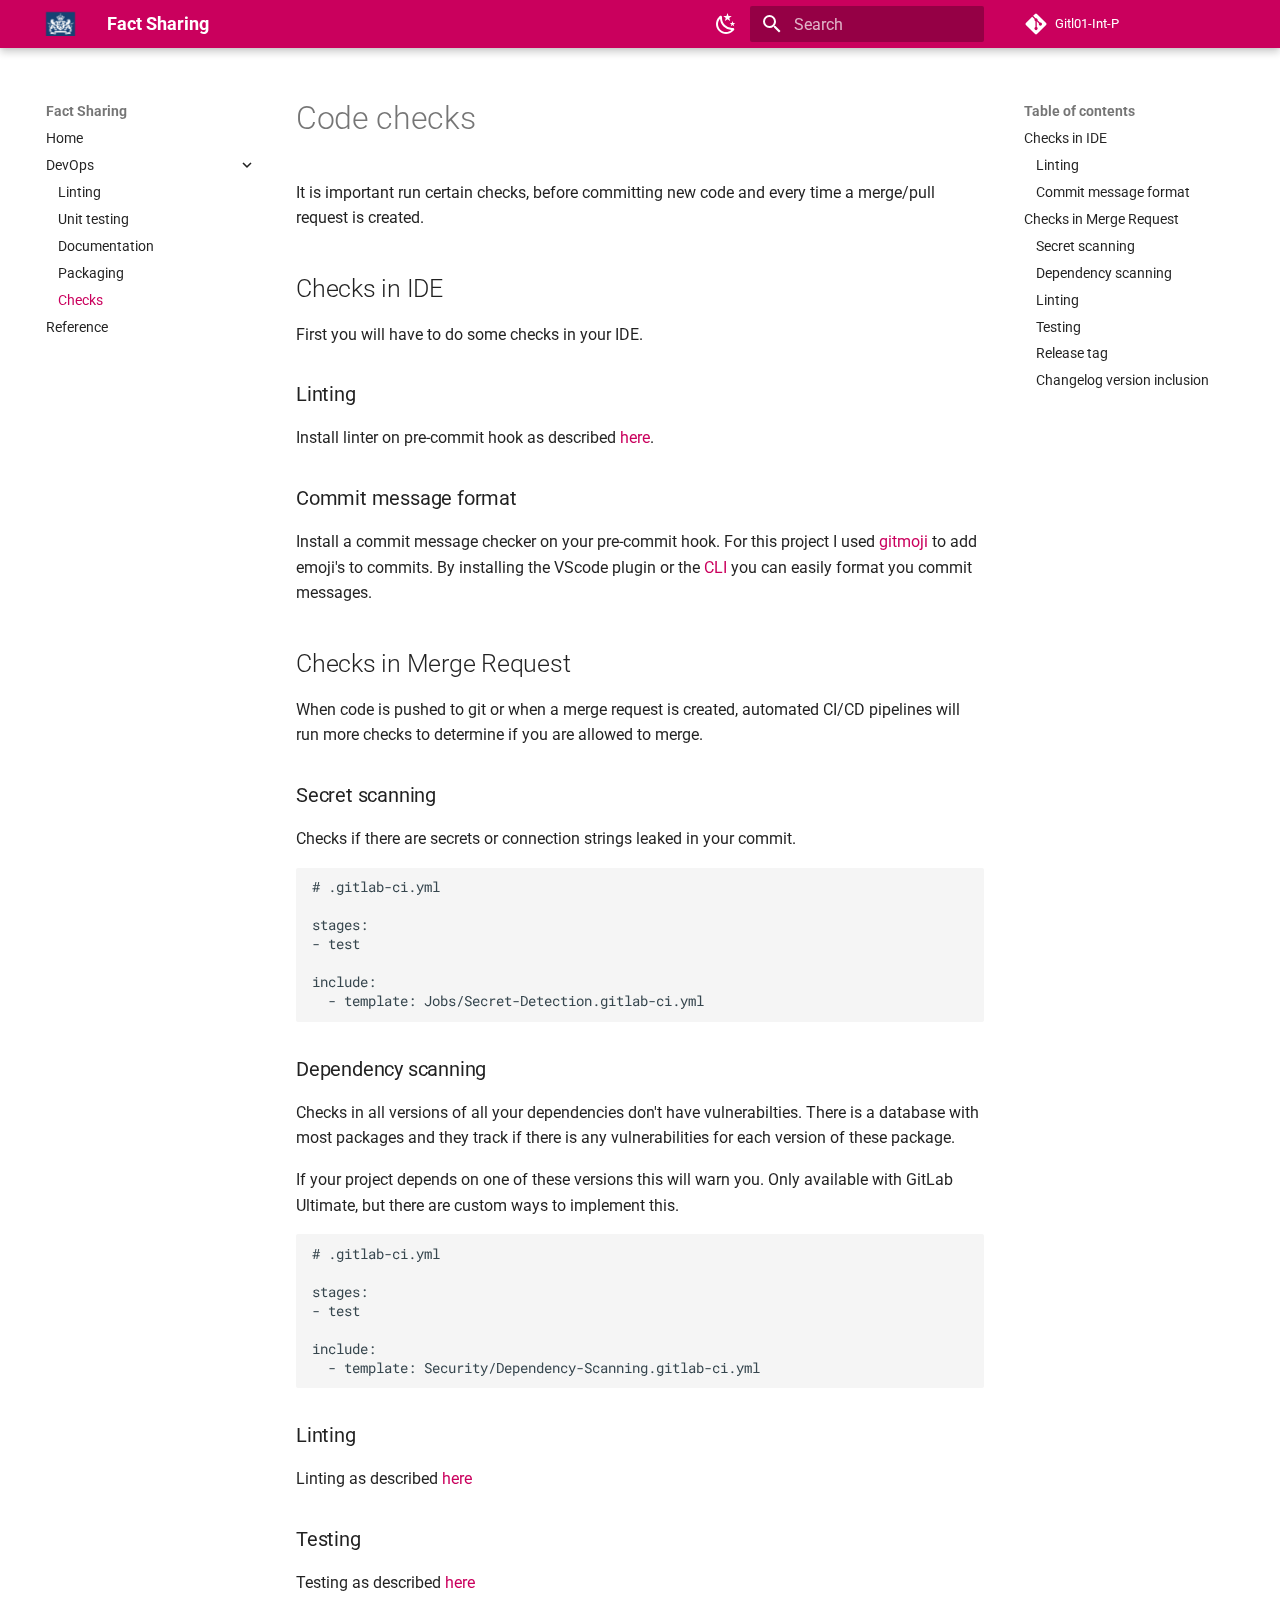
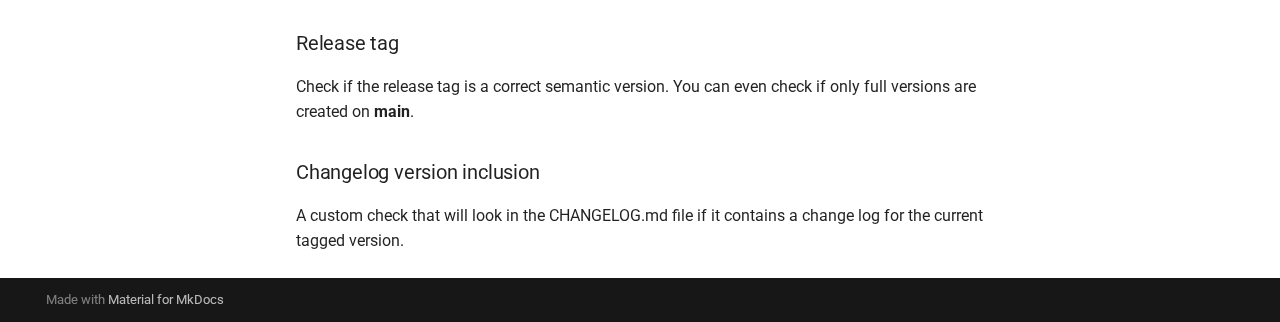
<file: devops/checks/index.html>
<!doctype html>
<html lang="en" class="no-js">
  <head>
    
      <meta charset="utf-8">
      <meta name="viewport" content="width=device-width,initial-scale=1">
      
      
      
        <link rel="canonical" href="https://example.com/devops/checks/">
      
      
        <link rel="prev" href="../packaging/">
      
      
        <link rel="next" href="../../reference/">
      
      
      <link rel="icon" href="../../assets/favicon.ico">
      <meta name="generator" content="mkdocs-1.5.3, mkdocs-material-9.5.15">
    
    
      
        <title>Checks - Fact Sharing</title>
      
    
    
      <link rel="stylesheet" href="../../assets/stylesheets/main.7e359304.min.css">
      
        
        <link rel="stylesheet" href="../../assets/stylesheets/palette.06af60db.min.css">
      
      


    
    
      
    
    
      
        
        
        <link rel="preconnect" href="https://fonts.gstatic.com" crossorigin>
        <link rel="stylesheet" href="https://fonts.googleapis.com/css?family=Roboto:300,300i,400,400i,700,700i%7CRoboto+Mono:400,400i,700,700i&display=fallback">
        <style>:root{--md-text-font:"Roboto";--md-code-font:"Roboto Mono"}</style>
      
    
    
      <link rel="stylesheet" href="../../assets/_mkdocstrings.css">
    
      <link rel="stylesheet" href="../../stylesheets/extra.css">
    
    <script>__md_scope=new URL("../..",location),__md_hash=e=>[...e].reduce((e,_)=>(e<<5)-e+_.charCodeAt(0),0),__md_get=(e,_=localStorage,t=__md_scope)=>JSON.parse(_.getItem(t.pathname+"."+e)),__md_set=(e,_,t=localStorage,a=__md_scope)=>{try{t.setItem(a.pathname+"."+e,JSON.stringify(_))}catch(e){}}</script>
    
      

    
    
    
  </head>
  
  
    
    
      
    
    
    
    
    <body dir="ltr" data-md-color-scheme="default" data-md-color-primary="custom" data-md-color-accent="custom">
  
    
    <input class="md-toggle" data-md-toggle="drawer" type="checkbox" id="__drawer" autocomplete="off">
    <input class="md-toggle" data-md-toggle="search" type="checkbox" id="__search" autocomplete="off">
    <label class="md-overlay" for="__drawer"></label>
    <div data-md-component="skip">
      
        
        <a href="#code-checks" class="md-skip">
          Skip to content
        </a>
      
    </div>
    <div data-md-component="announce">
      
    </div>
    
    
      

  

<header class="md-header md-header--shadow" data-md-component="header">
  <nav class="md-header__inner md-grid" aria-label="Header">
    <a href="../.." title="Fact Sharing" class="md-header__button md-logo" aria-label="Fact Sharing" data-md-component="logo">
      
  <img src="../../assets/logo.png" alt="logo">

    </a>
    <label class="md-header__button md-icon" for="__drawer">
      
      <svg xmlns="http://www.w3.org/2000/svg" viewBox="0 0 24 24"><path d="M3 6h18v2H3V6m0 5h18v2H3v-2m0 5h18v2H3v-2Z"/></svg>
    </label>
    <div class="md-header__title" data-md-component="header-title">
      <div class="md-header__ellipsis">
        <div class="md-header__topic">
          <span class="md-ellipsis">
            Fact Sharing
          </span>
        </div>
        <div class="md-header__topic" data-md-component="header-topic">
          <span class="md-ellipsis">
            
              Checks
            
          </span>
        </div>
      </div>
    </div>
    
      
        <form class="md-header__option" data-md-component="palette">
  
    
    
    
    <input class="md-option" data-md-color-media="(prefers-color-scheme: light)" data-md-color-scheme="default" data-md-color-primary="custom" data-md-color-accent="custom"  aria-label="Switch to dark mode"  type="radio" name="__palette" id="__palette_0">
    
      <label class="md-header__button md-icon" title="Switch to dark mode" for="__palette_1" hidden>
        <svg xmlns="http://www.w3.org/2000/svg" viewBox="0 0 24 24"><path d="m17.75 4.09-2.53 1.94.91 3.06-2.63-1.81-2.63 1.81.91-3.06-2.53-1.94L12.44 4l1.06-3 1.06 3 3.19.09m3.5 6.91-1.64 1.25.59 1.98-1.7-1.17-1.7 1.17.59-1.98L15.75 11l2.06-.05L18.5 9l.69 1.95 2.06.05m-2.28 4.95c.83-.08 1.72 1.1 1.19 1.85-.32.45-.66.87-1.08 1.27C15.17 23 8.84 23 4.94 19.07c-3.91-3.9-3.91-10.24 0-14.14.4-.4.82-.76 1.27-1.08.75-.53 1.93.36 1.85 1.19-.27 2.86.69 5.83 2.89 8.02a9.96 9.96 0 0 0 8.02 2.89m-1.64 2.02a12.08 12.08 0 0 1-7.8-3.47c-2.17-2.19-3.33-5-3.49-7.82-2.81 3.14-2.7 7.96.31 10.98 3.02 3.01 7.84 3.12 10.98.31Z"/></svg>
      </label>
    
  
    
    
    
    <input class="md-option" data-md-color-media="(prefers-color-scheme: dark)" data-md-color-scheme="slate" data-md-color-primary="custom" data-md-color-accent="custom"  aria-label="Switch to light mode"  type="radio" name="__palette" id="__palette_1">
    
      <label class="md-header__button md-icon" title="Switch to light mode" for="__palette_0" hidden>
        <svg xmlns="http://www.w3.org/2000/svg" viewBox="0 0 24 24"><path d="M12 7a5 5 0 0 1 5 5 5 5 0 0 1-5 5 5 5 0 0 1-5-5 5 5 0 0 1 5-5m0 2a3 3 0 0 0-3 3 3 3 0 0 0 3 3 3 3 0 0 0 3-3 3 3 0 0 0-3-3m0-7 2.39 3.42C13.65 5.15 12.84 5 12 5c-.84 0-1.65.15-2.39.42L12 2M3.34 7l4.16-.35A7.2 7.2 0 0 0 5.94 8.5c-.44.74-.69 1.5-.83 2.29L3.34 7m.02 10 1.76-3.77a7.131 7.131 0 0 0 2.38 4.14L3.36 17M20.65 7l-1.77 3.79a7.023 7.023 0 0 0-2.38-4.15l4.15.36m-.01 10-4.14.36c.59-.51 1.12-1.14 1.54-1.86.42-.73.69-1.5.83-2.29L20.64 17M12 22l-2.41-3.44c.74.27 1.55.44 2.41.44.82 0 1.63-.17 2.37-.44L12 22Z"/></svg>
      </label>
    
  
</form>
      
    
    
      <script>var media,input,key,value,palette=__md_get("__palette");if(palette&&palette.color){"(prefers-color-scheme)"===palette.color.media&&(media=matchMedia("(prefers-color-scheme: light)"),input=document.querySelector(media.matches?"[data-md-color-media='(prefers-color-scheme: light)']":"[data-md-color-media='(prefers-color-scheme: dark)']"),palette.color.media=input.getAttribute("data-md-color-media"),palette.color.scheme=input.getAttribute("data-md-color-scheme"),palette.color.primary=input.getAttribute("data-md-color-primary"),palette.color.accent=input.getAttribute("data-md-color-accent"));for([key,value]of Object.entries(palette.color))document.body.setAttribute("data-md-color-"+key,value)}</script>
    
    
    
      <label class="md-header__button md-icon" for="__search">
        
        <svg xmlns="http://www.w3.org/2000/svg" viewBox="0 0 24 24"><path d="M9.5 3A6.5 6.5 0 0 1 16 9.5c0 1.61-.59 3.09-1.56 4.23l.27.27h.79l5 5-1.5 1.5-5-5v-.79l-.27-.27A6.516 6.516 0 0 1 9.5 16 6.5 6.5 0 0 1 3 9.5 6.5 6.5 0 0 1 9.5 3m0 2C7 5 5 7 5 9.5S7 14 9.5 14 14 12 14 9.5 12 5 9.5 5Z"/></svg>
      </label>
      <div class="md-search" data-md-component="search" role="dialog">
  <label class="md-search__overlay" for="__search"></label>
  <div class="md-search__inner" role="search">
    <form class="md-search__form" name="search">
      <input type="text" class="md-search__input" name="query" aria-label="Search" placeholder="Search" autocapitalize="off" autocorrect="off" autocomplete="off" spellcheck="false" data-md-component="search-query" required>
      <label class="md-search__icon md-icon" for="__search">
        
        <svg xmlns="http://www.w3.org/2000/svg" viewBox="0 0 24 24"><path d="M9.5 3A6.5 6.5 0 0 1 16 9.5c0 1.61-.59 3.09-1.56 4.23l.27.27h.79l5 5-1.5 1.5-5-5v-.79l-.27-.27A6.516 6.516 0 0 1 9.5 16 6.5 6.5 0 0 1 3 9.5 6.5 6.5 0 0 1 9.5 3m0 2C7 5 5 7 5 9.5S7 14 9.5 14 14 12 14 9.5 12 5 9.5 5Z"/></svg>
        
        <svg xmlns="http://www.w3.org/2000/svg" viewBox="0 0 24 24"><path d="M20 11v2H8l5.5 5.5-1.42 1.42L4.16 12l7.92-7.92L13.5 5.5 8 11h12Z"/></svg>
      </label>
      <nav class="md-search__options" aria-label="Search">
        
        <button type="reset" class="md-search__icon md-icon" title="Clear" aria-label="Clear" tabindex="-1">
          
          <svg xmlns="http://www.w3.org/2000/svg" viewBox="0 0 24 24"><path d="M19 6.41 17.59 5 12 10.59 6.41 5 5 6.41 10.59 12 5 17.59 6.41 19 12 13.41 17.59 19 19 17.59 13.41 12 19 6.41Z"/></svg>
        </button>
      </nav>
      
    </form>
    <div class="md-search__output">
      <div class="md-search__scrollwrap" data-md-scrollfix>
        <div class="md-search-result" data-md-component="search-result">
          <div class="md-search-result__meta">
            Initializing search
          </div>
          <ol class="md-search-result__list" role="presentation"></ol>
        </div>
      </div>
    </div>
  </div>
</div>
    
    
      <div class="md-header__source">
        <a href="https://gitl01-int-p.rivm.nl/EPI/knowledgesharing/pythonpackage" title="Go to repository" class="md-source" data-md-component="source">
  <div class="md-source__icon md-icon">
    
    <svg xmlns="http://www.w3.org/2000/svg" viewBox="0 0 448 512"><!--! Font Awesome Free 6.5.1 by @fontawesome - https://fontawesome.com License - https://fontawesome.com/license/free (Icons: CC BY 4.0, Fonts: SIL OFL 1.1, Code: MIT License) Copyright 2023 Fonticons, Inc.--><path d="M439.55 236.05 244 40.45a28.87 28.87 0 0 0-40.81 0l-40.66 40.63 51.52 51.52c27.06-9.14 52.68 16.77 43.39 43.68l49.66 49.66c34.23-11.8 61.18 31 35.47 56.69-26.49 26.49-70.21-2.87-56-37.34L240.22 199v121.85c25.3 12.54 22.26 41.85 9.08 55a34.34 34.34 0 0 1-48.55 0c-17.57-17.6-11.07-46.91 11.25-56v-123c-20.8-8.51-24.6-30.74-18.64-45L142.57 101 8.45 235.14a28.86 28.86 0 0 0 0 40.81l195.61 195.6a28.86 28.86 0 0 0 40.8 0l194.69-194.69a28.86 28.86 0 0 0 0-40.81z"/></svg>
  </div>
  <div class="md-source__repository">
    Gitl01-Int-P
  </div>
</a>
      </div>
    
  </nav>
  
</header>
    
    <div class="md-container" data-md-component="container">
      
      
        
          
        
      
      <main class="md-main" data-md-component="main">
        <div class="md-main__inner md-grid">
          
            
              
              <div class="md-sidebar md-sidebar--primary" data-md-component="sidebar" data-md-type="navigation" >
                <div class="md-sidebar__scrollwrap">
                  <div class="md-sidebar__inner">
                    



<nav class="md-nav md-nav--primary" aria-label="Navigation" data-md-level="0">
  <label class="md-nav__title" for="__drawer">
    <a href="../.." title="Fact Sharing" class="md-nav__button md-logo" aria-label="Fact Sharing" data-md-component="logo">
      
  <img src="../../assets/logo.png" alt="logo">

    </a>
    Fact Sharing
  </label>
  
    <div class="md-nav__source">
      <a href="https://gitl01-int-p.rivm.nl/EPI/knowledgesharing/pythonpackage" title="Go to repository" class="md-source" data-md-component="source">
  <div class="md-source__icon md-icon">
    
    <svg xmlns="http://www.w3.org/2000/svg" viewBox="0 0 448 512"><!--! Font Awesome Free 6.5.1 by @fontawesome - https://fontawesome.com License - https://fontawesome.com/license/free (Icons: CC BY 4.0, Fonts: SIL OFL 1.1, Code: MIT License) Copyright 2023 Fonticons, Inc.--><path d="M439.55 236.05 244 40.45a28.87 28.87 0 0 0-40.81 0l-40.66 40.63 51.52 51.52c27.06-9.14 52.68 16.77 43.39 43.68l49.66 49.66c34.23-11.8 61.18 31 35.47 56.69-26.49 26.49-70.21-2.87-56-37.34L240.22 199v121.85c25.3 12.54 22.26 41.85 9.08 55a34.34 34.34 0 0 1-48.55 0c-17.57-17.6-11.07-46.91 11.25-56v-123c-20.8-8.51-24.6-30.74-18.64-45L142.57 101 8.45 235.14a28.86 28.86 0 0 0 0 40.81l195.61 195.6a28.86 28.86 0 0 0 40.8 0l194.69-194.69a28.86 28.86 0 0 0 0-40.81z"/></svg>
  </div>
  <div class="md-source__repository">
    Gitl01-Int-P
  </div>
</a>
    </div>
  
  <ul class="md-nav__list" data-md-scrollfix>
    
      
      
  
  
  
  
    <li class="md-nav__item">
      <a href="../.." class="md-nav__link">
        
  
  <span class="md-ellipsis">
    Home
  </span>
  

      </a>
    </li>
  

    
      
      
  
  
    
  
  
  
    
    
    
    
    <li class="md-nav__item md-nav__item--active md-nav__item--nested">
      
        
        
        <input class="md-nav__toggle md-toggle " type="checkbox" id="__nav_2" checked>
        
          
          <label class="md-nav__link" for="__nav_2" id="__nav_2_label" tabindex="0">
            
  
  <span class="md-ellipsis">
    DevOps
  </span>
  

            <span class="md-nav__icon md-icon"></span>
          </label>
        
        <nav class="md-nav" data-md-level="1" aria-labelledby="__nav_2_label" aria-expanded="true">
          <label class="md-nav__title" for="__nav_2">
            <span class="md-nav__icon md-icon"></span>
            DevOps
          </label>
          <ul class="md-nav__list" data-md-scrollfix>
            
              
                
  
  
  
  
    <li class="md-nav__item">
      <a href="../linting/" class="md-nav__link">
        
  
  <span class="md-ellipsis">
    Linting
  </span>
  

      </a>
    </li>
  

              
            
              
                
  
  
  
  
    <li class="md-nav__item">
      <a href="../unit_testing/" class="md-nav__link">
        
  
  <span class="md-ellipsis">
    Unit testing
  </span>
  

      </a>
    </li>
  

              
            
              
                
  
  
  
  
    <li class="md-nav__item">
      <a href="../documentation/" class="md-nav__link">
        
  
  <span class="md-ellipsis">
    Documentation
  </span>
  

      </a>
    </li>
  

              
            
              
                
  
  
  
  
    <li class="md-nav__item">
      <a href="../packaging/" class="md-nav__link">
        
  
  <span class="md-ellipsis">
    Packaging
  </span>
  

      </a>
    </li>
  

              
            
              
                
  
  
    
  
  
  
    <li class="md-nav__item md-nav__item--active">
      
      <input class="md-nav__toggle md-toggle" type="checkbox" id="__toc">
      
      
        
      
      
        <label class="md-nav__link md-nav__link--active" for="__toc">
          
  
  <span class="md-ellipsis">
    Checks
  </span>
  

          <span class="md-nav__icon md-icon"></span>
        </label>
      
      <a href="./" class="md-nav__link md-nav__link--active">
        
  
  <span class="md-ellipsis">
    Checks
  </span>
  

      </a>
      
        

<nav class="md-nav md-nav--secondary" aria-label="Table of contents">
  
  
  
    
  
  
    <label class="md-nav__title" for="__toc">
      <span class="md-nav__icon md-icon"></span>
      Table of contents
    </label>
    <ul class="md-nav__list" data-md-component="toc" data-md-scrollfix>
      
        <li class="md-nav__item">
  <a href="#checks-in-ide" class="md-nav__link">
    <span class="md-ellipsis">
      Checks in IDE
    </span>
  </a>
  
    <nav class="md-nav" aria-label="Checks in IDE">
      <ul class="md-nav__list">
        
          <li class="md-nav__item">
  <a href="#linting" class="md-nav__link">
    <span class="md-ellipsis">
      Linting
    </span>
  </a>
  
</li>
        
          <li class="md-nav__item">
  <a href="#commit-message-format" class="md-nav__link">
    <span class="md-ellipsis">
      Commit message format
    </span>
  </a>
  
</li>
        
      </ul>
    </nav>
  
</li>
      
        <li class="md-nav__item">
  <a href="#checks-in-merge-request" class="md-nav__link">
    <span class="md-ellipsis">
      Checks in Merge Request
    </span>
  </a>
  
    <nav class="md-nav" aria-label="Checks in Merge Request">
      <ul class="md-nav__list">
        
          <li class="md-nav__item">
  <a href="#secret-scanning" class="md-nav__link">
    <span class="md-ellipsis">
      Secret scanning
    </span>
  </a>
  
</li>
        
          <li class="md-nav__item">
  <a href="#dependency-scanning" class="md-nav__link">
    <span class="md-ellipsis">
      Dependency scanning
    </span>
  </a>
  
</li>
        
          <li class="md-nav__item">
  <a href="#linting_1" class="md-nav__link">
    <span class="md-ellipsis">
      Linting
    </span>
  </a>
  
</li>
        
          <li class="md-nav__item">
  <a href="#testing" class="md-nav__link">
    <span class="md-ellipsis">
      Testing
    </span>
  </a>
  
</li>
        
          <li class="md-nav__item">
  <a href="#release-tag" class="md-nav__link">
    <span class="md-ellipsis">
      Release tag
    </span>
  </a>
  
</li>
        
          <li class="md-nav__item">
  <a href="#changelog-version-inclusion" class="md-nav__link">
    <span class="md-ellipsis">
      Changelog version inclusion
    </span>
  </a>
  
</li>
        
      </ul>
    </nav>
  
</li>
      
    </ul>
  
</nav>
      
    </li>
  

              
            
          </ul>
        </nav>
      
    </li>
  

    
      
      
  
  
  
  
    <li class="md-nav__item">
      <a href="../../reference/" class="md-nav__link">
        
  
  <span class="md-ellipsis">
    Reference
  </span>
  

      </a>
    </li>
  

    
  </ul>
</nav>
                  </div>
                </div>
              </div>
            
            
              
              <div class="md-sidebar md-sidebar--secondary" data-md-component="sidebar" data-md-type="toc" >
                <div class="md-sidebar__scrollwrap">
                  <div class="md-sidebar__inner">
                    

<nav class="md-nav md-nav--secondary" aria-label="Table of contents">
  
  
  
    
  
  
    <label class="md-nav__title" for="__toc">
      <span class="md-nav__icon md-icon"></span>
      Table of contents
    </label>
    <ul class="md-nav__list" data-md-component="toc" data-md-scrollfix>
      
        <li class="md-nav__item">
  <a href="#checks-in-ide" class="md-nav__link">
    <span class="md-ellipsis">
      Checks in IDE
    </span>
  </a>
  
    <nav class="md-nav" aria-label="Checks in IDE">
      <ul class="md-nav__list">
        
          <li class="md-nav__item">
  <a href="#linting" class="md-nav__link">
    <span class="md-ellipsis">
      Linting
    </span>
  </a>
  
</li>
        
          <li class="md-nav__item">
  <a href="#commit-message-format" class="md-nav__link">
    <span class="md-ellipsis">
      Commit message format
    </span>
  </a>
  
</li>
        
      </ul>
    </nav>
  
</li>
      
        <li class="md-nav__item">
  <a href="#checks-in-merge-request" class="md-nav__link">
    <span class="md-ellipsis">
      Checks in Merge Request
    </span>
  </a>
  
    <nav class="md-nav" aria-label="Checks in Merge Request">
      <ul class="md-nav__list">
        
          <li class="md-nav__item">
  <a href="#secret-scanning" class="md-nav__link">
    <span class="md-ellipsis">
      Secret scanning
    </span>
  </a>
  
</li>
        
          <li class="md-nav__item">
  <a href="#dependency-scanning" class="md-nav__link">
    <span class="md-ellipsis">
      Dependency scanning
    </span>
  </a>
  
</li>
        
          <li class="md-nav__item">
  <a href="#linting_1" class="md-nav__link">
    <span class="md-ellipsis">
      Linting
    </span>
  </a>
  
</li>
        
          <li class="md-nav__item">
  <a href="#testing" class="md-nav__link">
    <span class="md-ellipsis">
      Testing
    </span>
  </a>
  
</li>
        
          <li class="md-nav__item">
  <a href="#release-tag" class="md-nav__link">
    <span class="md-ellipsis">
      Release tag
    </span>
  </a>
  
</li>
        
          <li class="md-nav__item">
  <a href="#changelog-version-inclusion" class="md-nav__link">
    <span class="md-ellipsis">
      Changelog version inclusion
    </span>
  </a>
  
</li>
        
      </ul>
    </nav>
  
</li>
      
    </ul>
  
</nav>
                  </div>
                </div>
              </div>
            
          
          
            <div class="md-content" data-md-component="content">
              <article class="md-content__inner md-typeset">
                
                  


<h1 id="code-checks">Code checks</h1>
<p>It is important run certain checks, before committing new code and every time a merge/pull request is created.</p>
<h2 id="checks-in-ide">Checks in IDE</h2>
<p>First you will have to do some checks in your IDE.</p>
<h3 id="linting">Linting</h3>
<p>Install linter on pre-commit hook as described <a href="../linting/#pre-commit-hook">here</a>.</p>
<h3 id="commit-message-format">Commit message format</h3>
<p>Install a commit message checker on your pre-commit hook. For this project I used <a href="https://gitmoji.dev/">gitmoji</a> to add emoji's to commits.
By installing the VScode plugin or the <a href="https://github.com/carloscuesta/gitmoji-cli">CLI</a> you can easily format you commit messages.</p>
<h2 id="checks-in-merge-request">Checks in Merge Request</h2>
<p>When code is pushed to git or when a merge request is created, automated CI/CD pipelines will run more checks to determine if you are allowed to merge.</p>
<h3 id="secret-scanning">Secret scanning</h3>
<p>Checks if there are secrets or connection strings leaked in your commit.</p>
<pre><code class="language-yml"># .gitlab-ci.yml

stages:
- test

include:
  - template: Jobs/Secret-Detection.gitlab-ci.yml
</code></pre>
<h3 id="dependency-scanning">Dependency scanning</h3>
<p>Checks in all versions of all your dependencies don't have vulnerabilties. There is a database with most packages and they track if there is any vulnerabilities for each version of these package.</p>
<p>If your project depends on one of these versions this will warn you.
Only available with GitLab Ultimate, but there are custom ways to implement this.</p>
<pre><code class="language-yml"># .gitlab-ci.yml

stages:
- test

include:
  - template: Security/Dependency-Scanning.gitlab-ci.yml
</code></pre>
<h3 id="linting_1">Linting</h3>
<p>Linting as described <a href="../linting/#linting-in-cicd">here</a></p>
<h3 id="testing">Testing</h3>
<p>Testing as described <a href="../unit_testing/#running-the-tests">here</a></p>
<h3 id="release-tag">Release tag</h3>
<p>Check if the release tag is a correct semantic version. You can even check if only full versions are created on <strong>main</strong>.</p>
<h3 id="changelog-version-inclusion">Changelog version inclusion</h3>
<p>A custom check that will look in the CHANGELOG.md file if it contains a change log for the current tagged version.</p>












                
              </article>
            </div>
          
          
<script>var target=document.getElementById(location.hash.slice(1));target&&target.name&&(target.checked=target.name.startsWith("__tabbed_"))</script>
        </div>
        
      </main>
      
        <footer class="md-footer">
  
  <div class="md-footer-meta md-typeset">
    <div class="md-footer-meta__inner md-grid">
      <div class="md-copyright">
  
  
    Made with
    <a href="https://squidfunk.github.io/mkdocs-material/" target="_blank" rel="noopener">
      Material for MkDocs
    </a>
  
</div>
      
    </div>
  </div>
</footer>
      
    </div>
    <div class="md-dialog" data-md-component="dialog">
      <div class="md-dialog__inner md-typeset"></div>
    </div>
    
    
    <script id="__config" type="application/json">{"base": "../..", "features": [], "search": "../../assets/javascripts/workers/search.b8dbb3d2.min.js", "translations": {"clipboard.copied": "Copied to clipboard", "clipboard.copy": "Copy to clipboard", "search.result.more.one": "1 more on this page", "search.result.more.other": "# more on this page", "search.result.none": "No matching documents", "search.result.one": "1 matching document", "search.result.other": "# matching documents", "search.result.placeholder": "Type to start searching", "search.result.term.missing": "Missing", "select.version": "Select version"}}</script>
    
    
      <script src="../../assets/javascripts/bundle.bd41221c.min.js"></script>
      
    
  </body>
</html>
</file>
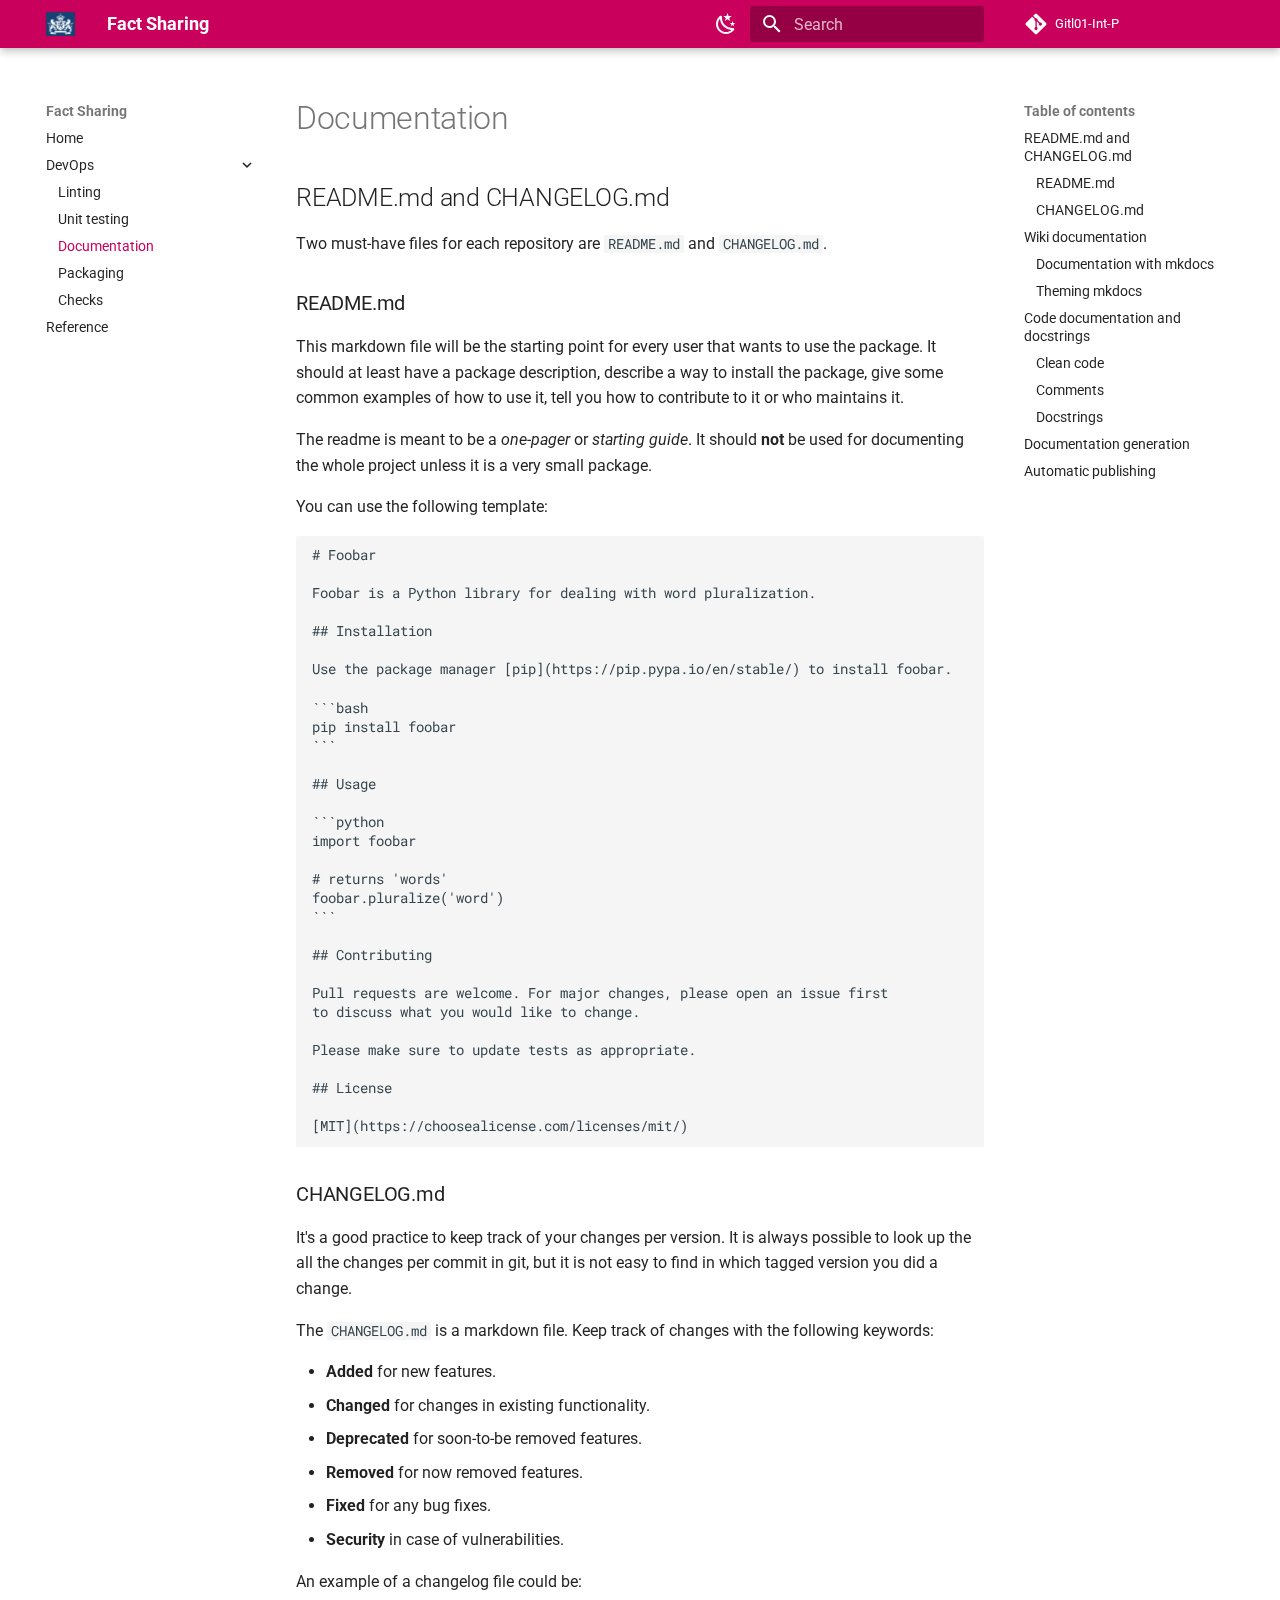
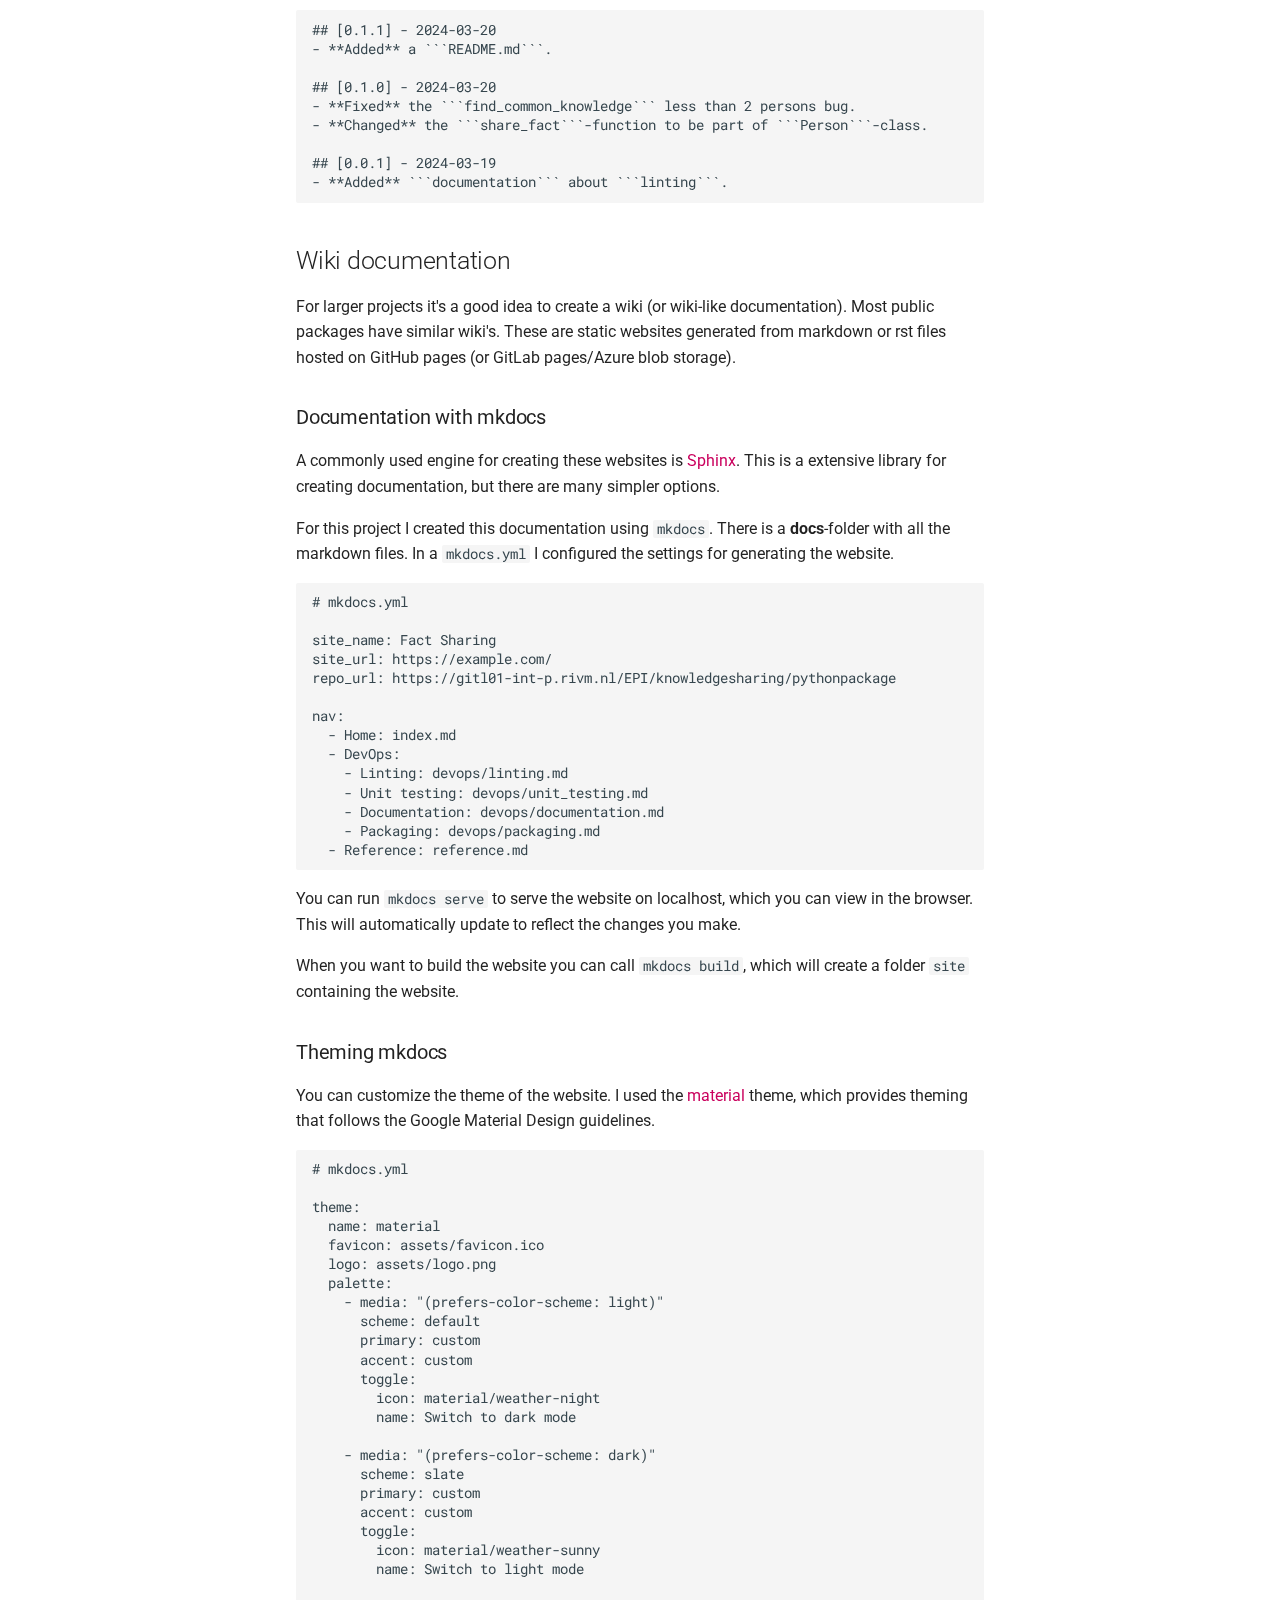
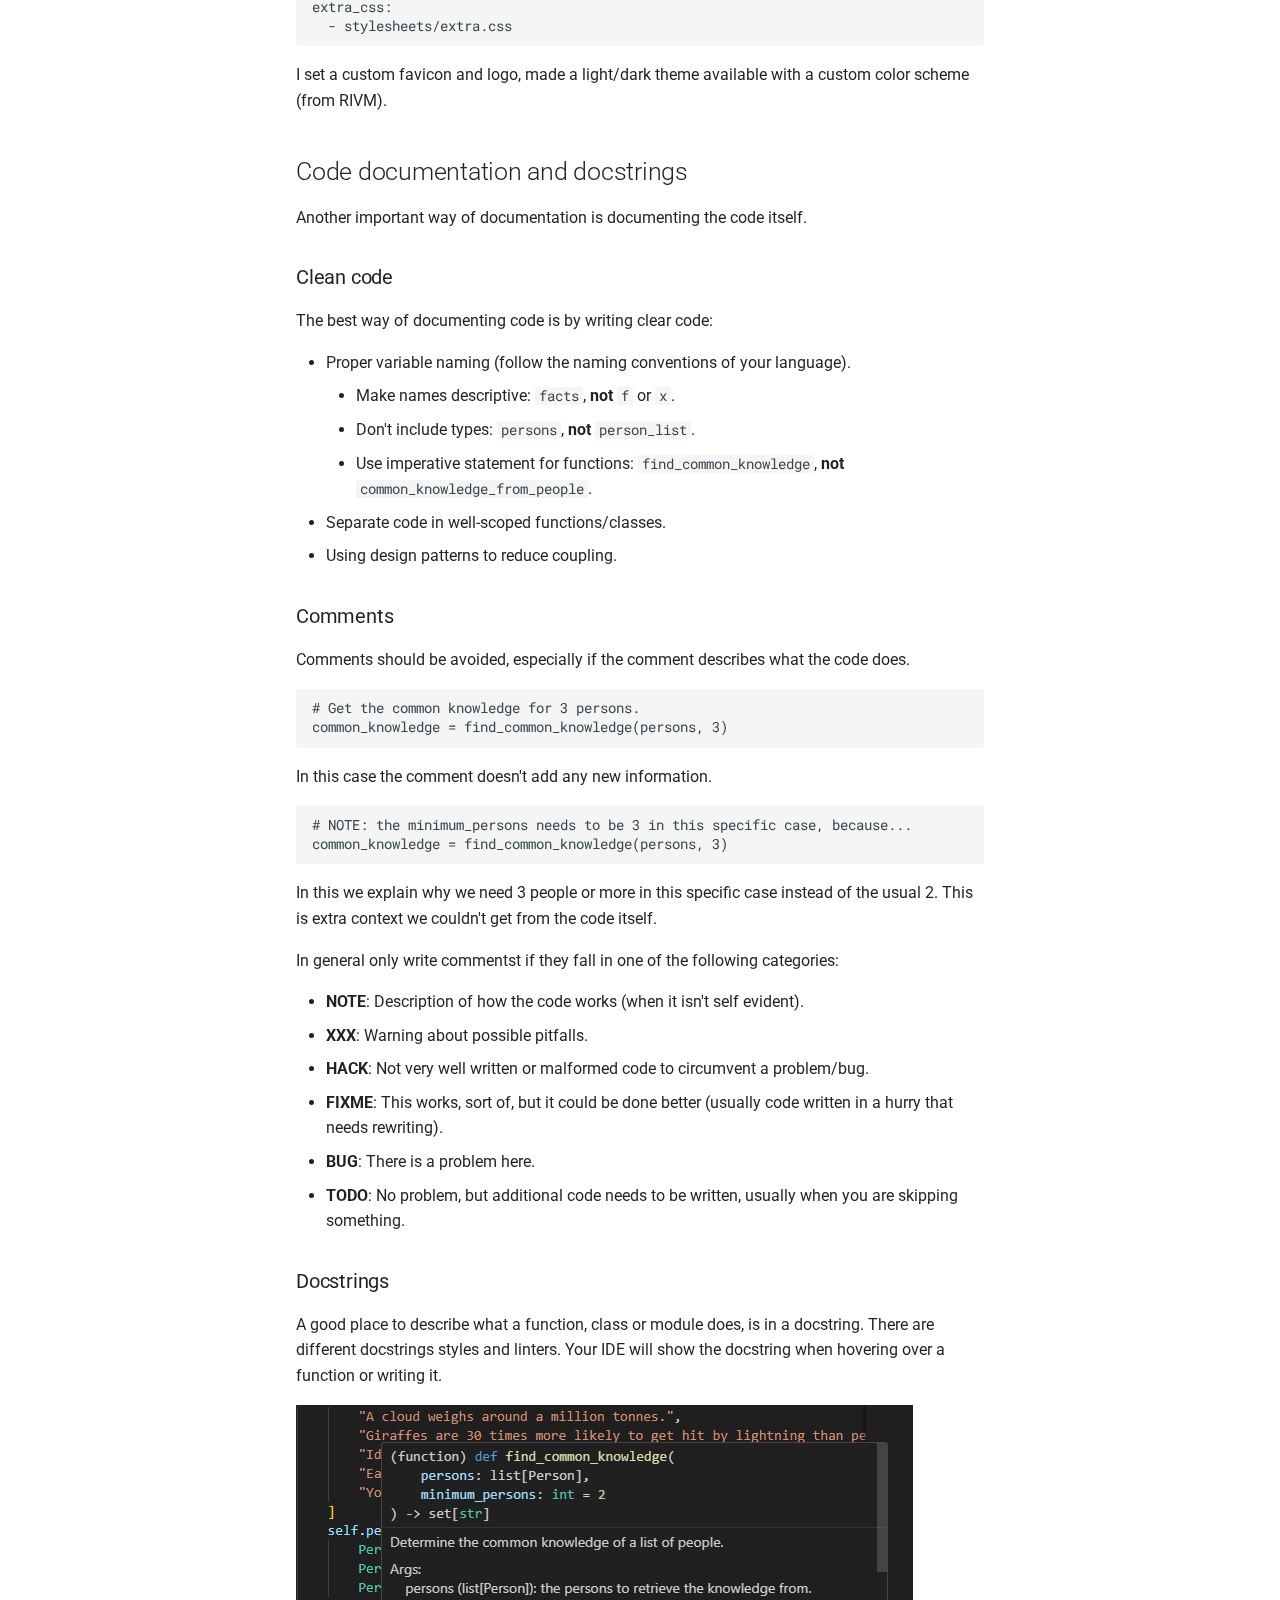
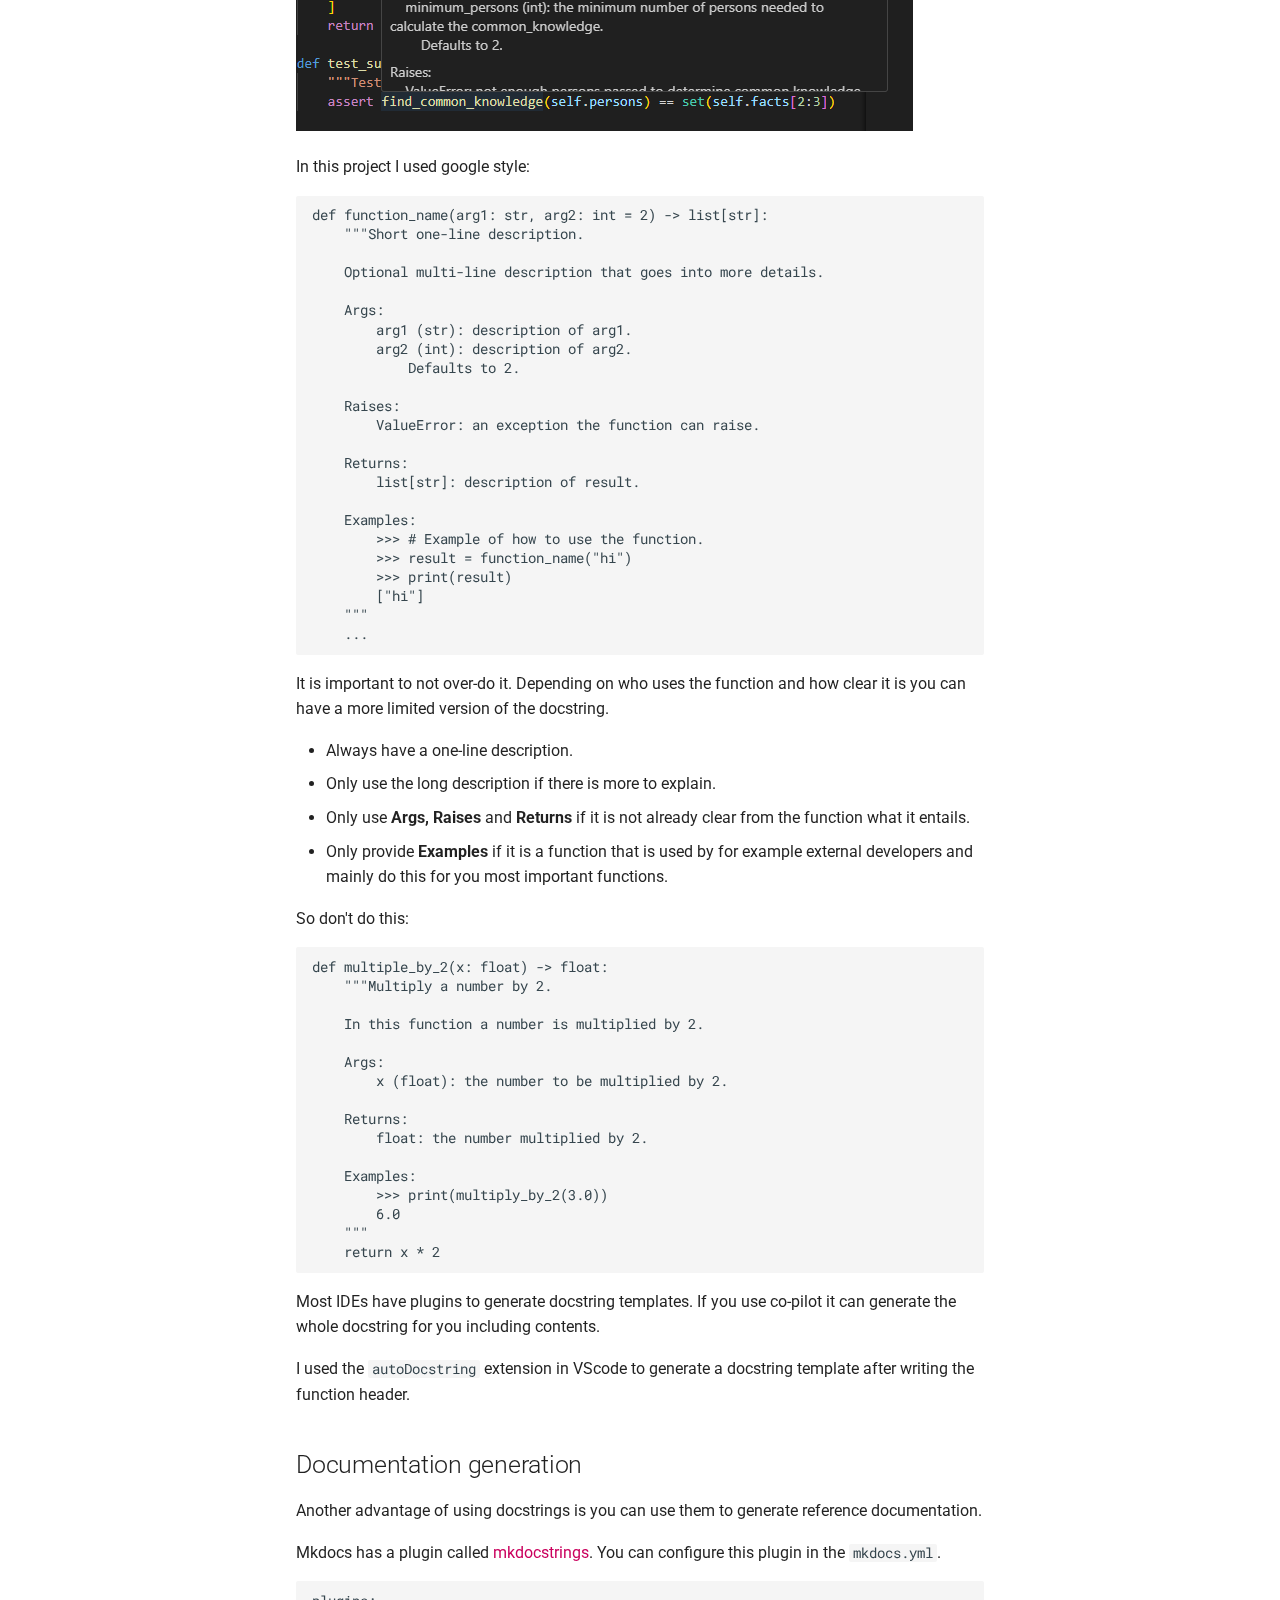
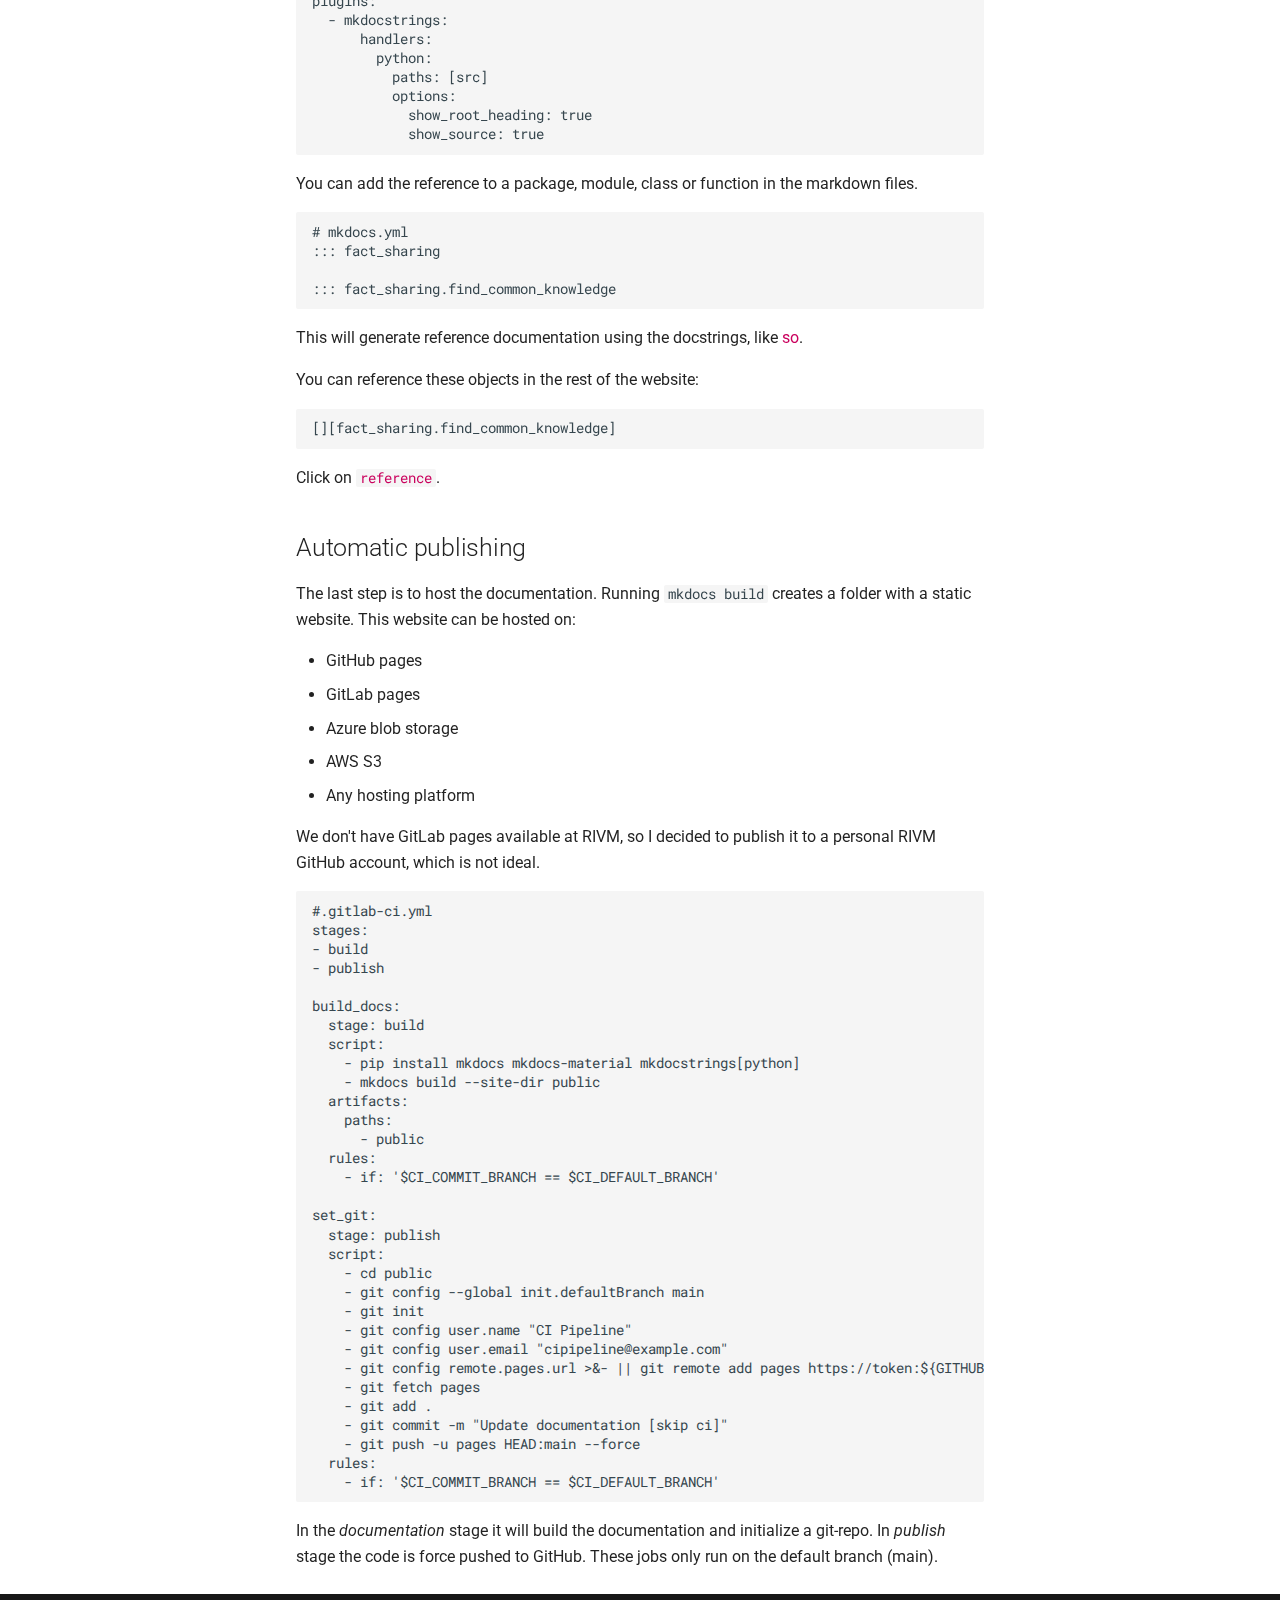
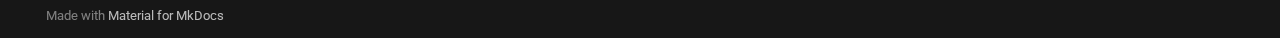
<file: devops/documentation/index.html>
<!doctype html>
<html lang="en" class="no-js">
  <head>
    
      <meta charset="utf-8">
      <meta name="viewport" content="width=device-width,initial-scale=1">
      
      
      
        <link rel="canonical" href="https://example.com/devops/documentation/">
      
      
        <link rel="prev" href="../unit_testing/">
      
      
        <link rel="next" href="../packaging/">
      
      
      <link rel="icon" href="../../assets/favicon.ico">
      <meta name="generator" content="mkdocs-1.5.3, mkdocs-material-9.5.15">
    
    
      
        <title>Documentation - Fact Sharing</title>
      
    
    
      <link rel="stylesheet" href="../../assets/stylesheets/main.7e359304.min.css">
      
        
        <link rel="stylesheet" href="../../assets/stylesheets/palette.06af60db.min.css">
      
      


    
    
      
    
    
      
        
        
        <link rel="preconnect" href="https://fonts.gstatic.com" crossorigin>
        <link rel="stylesheet" href="https://fonts.googleapis.com/css?family=Roboto:300,300i,400,400i,700,700i%7CRoboto+Mono:400,400i,700,700i&display=fallback">
        <style>:root{--md-text-font:"Roboto";--md-code-font:"Roboto Mono"}</style>
      
    
    
      <link rel="stylesheet" href="../../assets/_mkdocstrings.css">
    
      <link rel="stylesheet" href="../../stylesheets/extra.css">
    
    <script>__md_scope=new URL("../..",location),__md_hash=e=>[...e].reduce((e,_)=>(e<<5)-e+_.charCodeAt(0),0),__md_get=(e,_=localStorage,t=__md_scope)=>JSON.parse(_.getItem(t.pathname+"."+e)),__md_set=(e,_,t=localStorage,a=__md_scope)=>{try{t.setItem(a.pathname+"."+e,JSON.stringify(_))}catch(e){}}</script>
    
      

    
    
    
  </head>
  
  
    
    
      
    
    
    
    
    <body dir="ltr" data-md-color-scheme="default" data-md-color-primary="custom" data-md-color-accent="custom">
  
    
    <input class="md-toggle" data-md-toggle="drawer" type="checkbox" id="__drawer" autocomplete="off">
    <input class="md-toggle" data-md-toggle="search" type="checkbox" id="__search" autocomplete="off">
    <label class="md-overlay" for="__drawer"></label>
    <div data-md-component="skip">
      
        
        <a href="#documentation" class="md-skip">
          Skip to content
        </a>
      
    </div>
    <div data-md-component="announce">
      
    </div>
    
    
      

  

<header class="md-header md-header--shadow" data-md-component="header">
  <nav class="md-header__inner md-grid" aria-label="Header">
    <a href="../.." title="Fact Sharing" class="md-header__button md-logo" aria-label="Fact Sharing" data-md-component="logo">
      
  <img src="../../assets/logo.png" alt="logo">

    </a>
    <label class="md-header__button md-icon" for="__drawer">
      
      <svg xmlns="http://www.w3.org/2000/svg" viewBox="0 0 24 24"><path d="M3 6h18v2H3V6m0 5h18v2H3v-2m0 5h18v2H3v-2Z"/></svg>
    </label>
    <div class="md-header__title" data-md-component="header-title">
      <div class="md-header__ellipsis">
        <div class="md-header__topic">
          <span class="md-ellipsis">
            Fact Sharing
          </span>
        </div>
        <div class="md-header__topic" data-md-component="header-topic">
          <span class="md-ellipsis">
            
              Documentation
            
          </span>
        </div>
      </div>
    </div>
    
      
        <form class="md-header__option" data-md-component="palette">
  
    
    
    
    <input class="md-option" data-md-color-media="(prefers-color-scheme: light)" data-md-color-scheme="default" data-md-color-primary="custom" data-md-color-accent="custom"  aria-label="Switch to dark mode"  type="radio" name="__palette" id="__palette_0">
    
      <label class="md-header__button md-icon" title="Switch to dark mode" for="__palette_1" hidden>
        <svg xmlns="http://www.w3.org/2000/svg" viewBox="0 0 24 24"><path d="m17.75 4.09-2.53 1.94.91 3.06-2.63-1.81-2.63 1.81.91-3.06-2.53-1.94L12.44 4l1.06-3 1.06 3 3.19.09m3.5 6.91-1.64 1.25.59 1.98-1.7-1.17-1.7 1.17.59-1.98L15.75 11l2.06-.05L18.5 9l.69 1.95 2.06.05m-2.28 4.95c.83-.08 1.72 1.1 1.19 1.85-.32.45-.66.87-1.08 1.27C15.17 23 8.84 23 4.94 19.07c-3.91-3.9-3.91-10.24 0-14.14.4-.4.82-.76 1.27-1.08.75-.53 1.93.36 1.85 1.19-.27 2.86.69 5.83 2.89 8.02a9.96 9.96 0 0 0 8.02 2.89m-1.64 2.02a12.08 12.08 0 0 1-7.8-3.47c-2.17-2.19-3.33-5-3.49-7.82-2.81 3.14-2.7 7.96.31 10.98 3.02 3.01 7.84 3.12 10.98.31Z"/></svg>
      </label>
    
  
    
    
    
    <input class="md-option" data-md-color-media="(prefers-color-scheme: dark)" data-md-color-scheme="slate" data-md-color-primary="custom" data-md-color-accent="custom"  aria-label="Switch to light mode"  type="radio" name="__palette" id="__palette_1">
    
      <label class="md-header__button md-icon" title="Switch to light mode" for="__palette_0" hidden>
        <svg xmlns="http://www.w3.org/2000/svg" viewBox="0 0 24 24"><path d="M12 7a5 5 0 0 1 5 5 5 5 0 0 1-5 5 5 5 0 0 1-5-5 5 5 0 0 1 5-5m0 2a3 3 0 0 0-3 3 3 3 0 0 0 3 3 3 3 0 0 0 3-3 3 3 0 0 0-3-3m0-7 2.39 3.42C13.65 5.15 12.84 5 12 5c-.84 0-1.65.15-2.39.42L12 2M3.34 7l4.16-.35A7.2 7.2 0 0 0 5.94 8.5c-.44.74-.69 1.5-.83 2.29L3.34 7m.02 10 1.76-3.77a7.131 7.131 0 0 0 2.38 4.14L3.36 17M20.65 7l-1.77 3.79a7.023 7.023 0 0 0-2.38-4.15l4.15.36m-.01 10-4.14.36c.59-.51 1.12-1.14 1.54-1.86.42-.73.69-1.5.83-2.29L20.64 17M12 22l-2.41-3.44c.74.27 1.55.44 2.41.44.82 0 1.63-.17 2.37-.44L12 22Z"/></svg>
      </label>
    
  
</form>
      
    
    
      <script>var media,input,key,value,palette=__md_get("__palette");if(palette&&palette.color){"(prefers-color-scheme)"===palette.color.media&&(media=matchMedia("(prefers-color-scheme: light)"),input=document.querySelector(media.matches?"[data-md-color-media='(prefers-color-scheme: light)']":"[data-md-color-media='(prefers-color-scheme: dark)']"),palette.color.media=input.getAttribute("data-md-color-media"),palette.color.scheme=input.getAttribute("data-md-color-scheme"),palette.color.primary=input.getAttribute("data-md-color-primary"),palette.color.accent=input.getAttribute("data-md-color-accent"));for([key,value]of Object.entries(palette.color))document.body.setAttribute("data-md-color-"+key,value)}</script>
    
    
    
      <label class="md-header__button md-icon" for="__search">
        
        <svg xmlns="http://www.w3.org/2000/svg" viewBox="0 0 24 24"><path d="M9.5 3A6.5 6.5 0 0 1 16 9.5c0 1.61-.59 3.09-1.56 4.23l.27.27h.79l5 5-1.5 1.5-5-5v-.79l-.27-.27A6.516 6.516 0 0 1 9.5 16 6.5 6.5 0 0 1 3 9.5 6.5 6.5 0 0 1 9.5 3m0 2C7 5 5 7 5 9.5S7 14 9.5 14 14 12 14 9.5 12 5 9.5 5Z"/></svg>
      </label>
      <div class="md-search" data-md-component="search" role="dialog">
  <label class="md-search__overlay" for="__search"></label>
  <div class="md-search__inner" role="search">
    <form class="md-search__form" name="search">
      <input type="text" class="md-search__input" name="query" aria-label="Search" placeholder="Search" autocapitalize="off" autocorrect="off" autocomplete="off" spellcheck="false" data-md-component="search-query" required>
      <label class="md-search__icon md-icon" for="__search">
        
        <svg xmlns="http://www.w3.org/2000/svg" viewBox="0 0 24 24"><path d="M9.5 3A6.5 6.5 0 0 1 16 9.5c0 1.61-.59 3.09-1.56 4.23l.27.27h.79l5 5-1.5 1.5-5-5v-.79l-.27-.27A6.516 6.516 0 0 1 9.5 16 6.5 6.5 0 0 1 3 9.5 6.5 6.5 0 0 1 9.5 3m0 2C7 5 5 7 5 9.5S7 14 9.5 14 14 12 14 9.5 12 5 9.5 5Z"/></svg>
        
        <svg xmlns="http://www.w3.org/2000/svg" viewBox="0 0 24 24"><path d="M20 11v2H8l5.5 5.5-1.42 1.42L4.16 12l7.92-7.92L13.5 5.5 8 11h12Z"/></svg>
      </label>
      <nav class="md-search__options" aria-label="Search">
        
        <button type="reset" class="md-search__icon md-icon" title="Clear" aria-label="Clear" tabindex="-1">
          
          <svg xmlns="http://www.w3.org/2000/svg" viewBox="0 0 24 24"><path d="M19 6.41 17.59 5 12 10.59 6.41 5 5 6.41 10.59 12 5 17.59 6.41 19 12 13.41 17.59 19 19 17.59 13.41 12 19 6.41Z"/></svg>
        </button>
      </nav>
      
    </form>
    <div class="md-search__output">
      <div class="md-search__scrollwrap" data-md-scrollfix>
        <div class="md-search-result" data-md-component="search-result">
          <div class="md-search-result__meta">
            Initializing search
          </div>
          <ol class="md-search-result__list" role="presentation"></ol>
        </div>
      </div>
    </div>
  </div>
</div>
    
    
      <div class="md-header__source">
        <a href="https://gitl01-int-p.rivm.nl/EPI/knowledgesharing/pythonpackage" title="Go to repository" class="md-source" data-md-component="source">
  <div class="md-source__icon md-icon">
    
    <svg xmlns="http://www.w3.org/2000/svg" viewBox="0 0 448 512"><!--! Font Awesome Free 6.5.1 by @fontawesome - https://fontawesome.com License - https://fontawesome.com/license/free (Icons: CC BY 4.0, Fonts: SIL OFL 1.1, Code: MIT License) Copyright 2023 Fonticons, Inc.--><path d="M439.55 236.05 244 40.45a28.87 28.87 0 0 0-40.81 0l-40.66 40.63 51.52 51.52c27.06-9.14 52.68 16.77 43.39 43.68l49.66 49.66c34.23-11.8 61.18 31 35.47 56.69-26.49 26.49-70.21-2.87-56-37.34L240.22 199v121.85c25.3 12.54 22.26 41.85 9.08 55a34.34 34.34 0 0 1-48.55 0c-17.57-17.6-11.07-46.91 11.25-56v-123c-20.8-8.51-24.6-30.74-18.64-45L142.57 101 8.45 235.14a28.86 28.86 0 0 0 0 40.81l195.61 195.6a28.86 28.86 0 0 0 40.8 0l194.69-194.69a28.86 28.86 0 0 0 0-40.81z"/></svg>
  </div>
  <div class="md-source__repository">
    Gitl01-Int-P
  </div>
</a>
      </div>
    
  </nav>
  
</header>
    
    <div class="md-container" data-md-component="container">
      
      
        
          
        
      
      <main class="md-main" data-md-component="main">
        <div class="md-main__inner md-grid">
          
            
              
              <div class="md-sidebar md-sidebar--primary" data-md-component="sidebar" data-md-type="navigation" >
                <div class="md-sidebar__scrollwrap">
                  <div class="md-sidebar__inner">
                    



<nav class="md-nav md-nav--primary" aria-label="Navigation" data-md-level="0">
  <label class="md-nav__title" for="__drawer">
    <a href="../.." title="Fact Sharing" class="md-nav__button md-logo" aria-label="Fact Sharing" data-md-component="logo">
      
  <img src="../../assets/logo.png" alt="logo">

    </a>
    Fact Sharing
  </label>
  
    <div class="md-nav__source">
      <a href="https://gitl01-int-p.rivm.nl/EPI/knowledgesharing/pythonpackage" title="Go to repository" class="md-source" data-md-component="source">
  <div class="md-source__icon md-icon">
    
    <svg xmlns="http://www.w3.org/2000/svg" viewBox="0 0 448 512"><!--! Font Awesome Free 6.5.1 by @fontawesome - https://fontawesome.com License - https://fontawesome.com/license/free (Icons: CC BY 4.0, Fonts: SIL OFL 1.1, Code: MIT License) Copyright 2023 Fonticons, Inc.--><path d="M439.55 236.05 244 40.45a28.87 28.87 0 0 0-40.81 0l-40.66 40.63 51.52 51.52c27.06-9.14 52.68 16.77 43.39 43.68l49.66 49.66c34.23-11.8 61.18 31 35.47 56.69-26.49 26.49-70.21-2.87-56-37.34L240.22 199v121.85c25.3 12.54 22.26 41.85 9.08 55a34.34 34.34 0 0 1-48.55 0c-17.57-17.6-11.07-46.91 11.25-56v-123c-20.8-8.51-24.6-30.74-18.64-45L142.57 101 8.45 235.14a28.86 28.86 0 0 0 0 40.81l195.61 195.6a28.86 28.86 0 0 0 40.8 0l194.69-194.69a28.86 28.86 0 0 0 0-40.81z"/></svg>
  </div>
  <div class="md-source__repository">
    Gitl01-Int-P
  </div>
</a>
    </div>
  
  <ul class="md-nav__list" data-md-scrollfix>
    
      
      
  
  
  
  
    <li class="md-nav__item">
      <a href="../.." class="md-nav__link">
        
  
  <span class="md-ellipsis">
    Home
  </span>
  

      </a>
    </li>
  

    
      
      
  
  
    
  
  
  
    
    
    
    
    <li class="md-nav__item md-nav__item--active md-nav__item--nested">
      
        
        
        <input class="md-nav__toggle md-toggle " type="checkbox" id="__nav_2" checked>
        
          
          <label class="md-nav__link" for="__nav_2" id="__nav_2_label" tabindex="0">
            
  
  <span class="md-ellipsis">
    DevOps
  </span>
  

            <span class="md-nav__icon md-icon"></span>
          </label>
        
        <nav class="md-nav" data-md-level="1" aria-labelledby="__nav_2_label" aria-expanded="true">
          <label class="md-nav__title" for="__nav_2">
            <span class="md-nav__icon md-icon"></span>
            DevOps
          </label>
          <ul class="md-nav__list" data-md-scrollfix>
            
              
                
  
  
  
  
    <li class="md-nav__item">
      <a href="../linting/" class="md-nav__link">
        
  
  <span class="md-ellipsis">
    Linting
  </span>
  

      </a>
    </li>
  

              
            
              
                
  
  
  
  
    <li class="md-nav__item">
      <a href="../unit_testing/" class="md-nav__link">
        
  
  <span class="md-ellipsis">
    Unit testing
  </span>
  

      </a>
    </li>
  

              
            
              
                
  
  
    
  
  
  
    <li class="md-nav__item md-nav__item--active">
      
      <input class="md-nav__toggle md-toggle" type="checkbox" id="__toc">
      
      
        
      
      
        <label class="md-nav__link md-nav__link--active" for="__toc">
          
  
  <span class="md-ellipsis">
    Documentation
  </span>
  

          <span class="md-nav__icon md-icon"></span>
        </label>
      
      <a href="./" class="md-nav__link md-nav__link--active">
        
  
  <span class="md-ellipsis">
    Documentation
  </span>
  

      </a>
      
        

<nav class="md-nav md-nav--secondary" aria-label="Table of contents">
  
  
  
    
  
  
    <label class="md-nav__title" for="__toc">
      <span class="md-nav__icon md-icon"></span>
      Table of contents
    </label>
    <ul class="md-nav__list" data-md-component="toc" data-md-scrollfix>
      
        <li class="md-nav__item">
  <a href="#readmemd-and-changelogmd" class="md-nav__link">
    <span class="md-ellipsis">
      README.md and CHANGELOG.md
    </span>
  </a>
  
    <nav class="md-nav" aria-label="README.md and CHANGELOG.md">
      <ul class="md-nav__list">
        
          <li class="md-nav__item">
  <a href="#readmemd" class="md-nav__link">
    <span class="md-ellipsis">
      README.md
    </span>
  </a>
  
</li>
        
          <li class="md-nav__item">
  <a href="#changelogmd" class="md-nav__link">
    <span class="md-ellipsis">
      CHANGELOG.md
    </span>
  </a>
  
</li>
        
      </ul>
    </nav>
  
</li>
      
        <li class="md-nav__item">
  <a href="#wiki-documentation" class="md-nav__link">
    <span class="md-ellipsis">
      Wiki documentation
    </span>
  </a>
  
    <nav class="md-nav" aria-label="Wiki documentation">
      <ul class="md-nav__list">
        
          <li class="md-nav__item">
  <a href="#documentation-with-mkdocs" class="md-nav__link">
    <span class="md-ellipsis">
      Documentation with mkdocs
    </span>
  </a>
  
</li>
        
          <li class="md-nav__item">
  <a href="#theming-mkdocs" class="md-nav__link">
    <span class="md-ellipsis">
      Theming mkdocs
    </span>
  </a>
  
</li>
        
      </ul>
    </nav>
  
</li>
      
        <li class="md-nav__item">
  <a href="#code-documentation-and-docstrings" class="md-nav__link">
    <span class="md-ellipsis">
      Code documentation and docstrings
    </span>
  </a>
  
    <nav class="md-nav" aria-label="Code documentation and docstrings">
      <ul class="md-nav__list">
        
          <li class="md-nav__item">
  <a href="#clean-code" class="md-nav__link">
    <span class="md-ellipsis">
      Clean code
    </span>
  </a>
  
</li>
        
          <li class="md-nav__item">
  <a href="#comments" class="md-nav__link">
    <span class="md-ellipsis">
      Comments
    </span>
  </a>
  
</li>
        
          <li class="md-nav__item">
  <a href="#docstrings" class="md-nav__link">
    <span class="md-ellipsis">
      Docstrings
    </span>
  </a>
  
</li>
        
      </ul>
    </nav>
  
</li>
      
        <li class="md-nav__item">
  <a href="#documentation-generation" class="md-nav__link">
    <span class="md-ellipsis">
      Documentation generation
    </span>
  </a>
  
</li>
      
        <li class="md-nav__item">
  <a href="#automatic-publishing" class="md-nav__link">
    <span class="md-ellipsis">
      Automatic publishing
    </span>
  </a>
  
</li>
      
    </ul>
  
</nav>
      
    </li>
  

              
            
              
                
  
  
  
  
    <li class="md-nav__item">
      <a href="../packaging/" class="md-nav__link">
        
  
  <span class="md-ellipsis">
    Packaging
  </span>
  

      </a>
    </li>
  

              
            
              
                
  
  
  
  
    <li class="md-nav__item">
      <a href="../checks/" class="md-nav__link">
        
  
  <span class="md-ellipsis">
    Checks
  </span>
  

      </a>
    </li>
  

              
            
          </ul>
        </nav>
      
    </li>
  

    
      
      
  
  
  
  
    <li class="md-nav__item">
      <a href="../../reference/" class="md-nav__link">
        
  
  <span class="md-ellipsis">
    Reference
  </span>
  

      </a>
    </li>
  

    
  </ul>
</nav>
                  </div>
                </div>
              </div>
            
            
              
              <div class="md-sidebar md-sidebar--secondary" data-md-component="sidebar" data-md-type="toc" >
                <div class="md-sidebar__scrollwrap">
                  <div class="md-sidebar__inner">
                    

<nav class="md-nav md-nav--secondary" aria-label="Table of contents">
  
  
  
    
  
  
    <label class="md-nav__title" for="__toc">
      <span class="md-nav__icon md-icon"></span>
      Table of contents
    </label>
    <ul class="md-nav__list" data-md-component="toc" data-md-scrollfix>
      
        <li class="md-nav__item">
  <a href="#readmemd-and-changelogmd" class="md-nav__link">
    <span class="md-ellipsis">
      README.md and CHANGELOG.md
    </span>
  </a>
  
    <nav class="md-nav" aria-label="README.md and CHANGELOG.md">
      <ul class="md-nav__list">
        
          <li class="md-nav__item">
  <a href="#readmemd" class="md-nav__link">
    <span class="md-ellipsis">
      README.md
    </span>
  </a>
  
</li>
        
          <li class="md-nav__item">
  <a href="#changelogmd" class="md-nav__link">
    <span class="md-ellipsis">
      CHANGELOG.md
    </span>
  </a>
  
</li>
        
      </ul>
    </nav>
  
</li>
      
        <li class="md-nav__item">
  <a href="#wiki-documentation" class="md-nav__link">
    <span class="md-ellipsis">
      Wiki documentation
    </span>
  </a>
  
    <nav class="md-nav" aria-label="Wiki documentation">
      <ul class="md-nav__list">
        
          <li class="md-nav__item">
  <a href="#documentation-with-mkdocs" class="md-nav__link">
    <span class="md-ellipsis">
      Documentation with mkdocs
    </span>
  </a>
  
</li>
        
          <li class="md-nav__item">
  <a href="#theming-mkdocs" class="md-nav__link">
    <span class="md-ellipsis">
      Theming mkdocs
    </span>
  </a>
  
</li>
        
      </ul>
    </nav>
  
</li>
      
        <li class="md-nav__item">
  <a href="#code-documentation-and-docstrings" class="md-nav__link">
    <span class="md-ellipsis">
      Code documentation and docstrings
    </span>
  </a>
  
    <nav class="md-nav" aria-label="Code documentation and docstrings">
      <ul class="md-nav__list">
        
          <li class="md-nav__item">
  <a href="#clean-code" class="md-nav__link">
    <span class="md-ellipsis">
      Clean code
    </span>
  </a>
  
</li>
        
          <li class="md-nav__item">
  <a href="#comments" class="md-nav__link">
    <span class="md-ellipsis">
      Comments
    </span>
  </a>
  
</li>
        
          <li class="md-nav__item">
  <a href="#docstrings" class="md-nav__link">
    <span class="md-ellipsis">
      Docstrings
    </span>
  </a>
  
</li>
        
      </ul>
    </nav>
  
</li>
      
        <li class="md-nav__item">
  <a href="#documentation-generation" class="md-nav__link">
    <span class="md-ellipsis">
      Documentation generation
    </span>
  </a>
  
</li>
      
        <li class="md-nav__item">
  <a href="#automatic-publishing" class="md-nav__link">
    <span class="md-ellipsis">
      Automatic publishing
    </span>
  </a>
  
</li>
      
    </ul>
  
</nav>
                  </div>
                </div>
              </div>
            
          
          
            <div class="md-content" data-md-component="content">
              <article class="md-content__inner md-typeset">
                
                  


<h1 id="documentation">Documentation</h1>
<h2 id="readmemd-and-changelogmd">README.md and CHANGELOG.md</h2>
<p>Two must-have files for each repository are <code>README.md</code> and <code>CHANGELOG.md</code>.</p>
<h3 id="readmemd">README.md</h3>
<p>This markdown file will be the starting point for every user that wants to use the package. It should at least have a package  description, describe a way to install the package, give some common examples of how to use it, tell you how to contribute to it or who maintains it.</p>
<p>The readme is meant to be a <em>one-pager</em> or <em>starting guide</em>. It should <strong>not</strong> be used for documenting the whole project unless it is a very small package.</p>
<p>You can use the following template:</p>
<pre><code class="language-markdown"># Foobar

Foobar is a Python library for dealing with word pluralization.

## Installation

Use the package manager [pip](https://pip.pypa.io/en/stable/) to install foobar.

```bash
pip install foobar
```

## Usage

```python
import foobar

# returns 'words'
foobar.pluralize('word')
```

## Contributing

Pull requests are welcome. For major changes, please open an issue first
to discuss what you would like to change.

Please make sure to update tests as appropriate.

## License

[MIT](https://choosealicense.com/licenses/mit/)
</code></pre>
<h3 id="changelogmd">CHANGELOG.md</h3>
<p>It's a good practice to keep track of your changes per version. It is always possible to look up the all the changes per commit in git, but it is not easy to find in which tagged version you did a change.</p>
<p>The <code>CHANGELOG.md</code> is a markdown file. Keep track of changes with the following keywords:</p>
<ul>
<li><strong>Added</strong> for new features.</li>
<li><strong>Changed</strong> for changes in existing functionality.</li>
<li><strong>Deprecated</strong> for soon-to-be removed features.</li>
<li><strong>Removed</strong> for now removed features.</li>
<li><strong>Fixed</strong> for any bug fixes.</li>
<li><strong>Security</strong> in case of vulnerabilities.</li>
</ul>
<p>An example of a changelog file could be:</p>
<pre><code class="language-markdown">## [0.1.1] - 2024-03-20
- **Added** a ```README.md```.

## [0.1.0] - 2024-03-20
- **Fixed** the ```find_common_knowledge``` less than 2 persons bug.
- **Changed** the ```share_fact```-function to be part of ```Person```-class.

## [0.0.1] - 2024-03-19
- **Added** ```documentation``` about ```linting```.
</code></pre>
<h2 id="wiki-documentation">Wiki documentation</h2>
<p>For larger projects it's a good idea to create a wiki (or wiki-like documentation). Most public packages have similar wiki's. These are static websites generated from markdown or rst files hosted on GitHub pages (or GitLab pages/Azure blob storage).</p>
<h3 id="documentation-with-mkdocs">Documentation with mkdocs</h3>
<p>A commonly used engine for creating these websites is <a href="https://www.sphinx-doc.org/en/master/">Sphinx</a>. This is a extensive library for creating documentation, but there are many simpler options.</p>
<p>For this project I created this documentation using <code>mkdocs</code>. There is a <strong>docs</strong>-folder with all the markdown files. In a <code>mkdocs.yml</code> I configured the settings for generating the website.</p>
<pre><code class="language-yml"># mkdocs.yml

site_name: Fact Sharing
site_url: https://example.com/
repo_url: https://gitl01-int-p.rivm.nl/EPI/knowledgesharing/pythonpackage

nav:
  - Home: index.md
  - DevOps:
    - Linting: devops/linting.md
    - Unit testing: devops/unit_testing.md
    - Documentation: devops/documentation.md
    - Packaging: devops/packaging.md
  - Reference: reference.md
</code></pre>
<p>You can run <code>mkdocs serve</code> to serve the website on localhost, which you can view in the browser. This will automatically update to reflect the changes you make.</p>
<p>When you want to build the website you can call <code>mkdocs build</code>, which will create a folder <code>site</code> containing the website.</p>
<h3 id="theming-mkdocs">Theming mkdocs</h3>
<p>You can customize the theme of the website. I used the <a href="https://squidfunk.github.io/mkdocs-material/">material</a> theme, which provides theming that follows the Google Material Design guidelines.</p>
<pre><code class="language-yml"># mkdocs.yml

theme:
  name: material
  favicon: assets/favicon.ico
  logo: assets/logo.png
  palette:
    - media: &quot;(prefers-color-scheme: light)&quot;
      scheme: default
      primary: custom
      accent: custom
      toggle:
        icon: material/weather-night
        name: Switch to dark mode

    - media: &quot;(prefers-color-scheme: dark)&quot;
      scheme: slate
      primary: custom
      accent: custom
      toggle:
        icon: material/weather-sunny
        name: Switch to light mode

extra_css:
  - stylesheets/extra.css
</code></pre>
<p>I set a custom favicon and logo, made a light/dark theme available with a custom color scheme (from RIVM).</p>
<h2 id="code-documentation-and-docstrings">Code documentation and docstrings</h2>
<p>Another important way of documentation is documenting the code itself.</p>
<h3 id="clean-code">Clean code</h3>
<p>The best way of documenting code is by writing clear code:</p>
<ul>
<li>Proper variable naming (follow the naming conventions of your language).<ul>
<li>Make names descriptive: <code>facts</code>, <strong>not</strong> <code>f</code> or <code>x</code>.</li>
<li>Don't include types: <code>persons</code>, <strong>not</strong> <code>person_list</code>.</li>
<li>Use imperative statement for functions: <code>find_common_knowledge</code>, <strong>not</strong> <code>common_knowledge_from_people</code>.</li>
</ul>
</li>
<li>Separate code in well-scoped functions/classes.</li>
<li>Using design patterns to reduce coupling.</li>
</ul>
<h3 id="comments">Comments</h3>
<p>Comments should be avoided, especially if the comment describes what the code does.</p>
<pre><code class="language-python"># Get the common knowledge for 3 persons.
common_knowledge = find_common_knowledge(persons, 3)
</code></pre>
<p>In this case the comment doesn't add any new information.</p>
<pre><code class="language-python"># NOTE: the minimum_persons needs to be 3 in this specific case, because...
common_knowledge = find_common_knowledge(persons, 3)
</code></pre>
<p>In this we explain why we need 3 people or more in this specific case instead of the usual 2. This is extra context we couldn't get from the code itself.</p>
<p>In general only write commentst if they fall in one of the following categories:</p>
<ul>
<li><strong>NOTE</strong>: Description of how the code works (when it isn't self evident).</li>
<li><strong>XXX</strong>: Warning about possible pitfalls.</li>
<li><strong>HACK</strong>: Not very well written or malformed code to circumvent a problem/bug.</li>
<li><strong>FIXME</strong>: This works, sort of, but it could be done better (usually code written in a hurry that needs rewriting).</li>
<li><strong>BUG</strong>: There is a problem here.</li>
<li><strong>TODO</strong>: No problem, but additional code needs to be written, usually when you are skipping something.</li>
</ul>
<h3 id="docstrings">Docstrings</h3>
<p>A good place to describe what a function, class or module does, is in a docstring. There are different docstrings styles and linters. Your IDE will show the docstring when hovering over a function or writing it.</p>
<p><img alt="Docstring preview" src="../../assets/docstring.png" /></p>
<p>In this project I used google style:</p>
<pre><code class="language-python">def function_name(arg1: str, arg2: int = 2) -&gt; list[str]:
    &quot;&quot;&quot;Short one-line description.

    Optional multi-line description that goes into more details.

    Args:
        arg1 (str): description of arg1.
        arg2 (int): description of arg2.
            Defaults to 2.

    Raises:
        ValueError: an exception the function can raise.

    Returns:
        list[str]: description of result.

    Examples:
        &gt;&gt;&gt; # Example of how to use the function.
        &gt;&gt;&gt; result = function_name(&quot;hi&quot;)
        &gt;&gt;&gt; print(result)
        [&quot;hi&quot;]
    &quot;&quot;&quot;
    ...
</code></pre>
<p>It is important to not over-do it. Depending on who uses the function and how clear it is you can have a more limited version of the docstring.</p>
<ul>
<li>Always have a one-line description.</li>
<li>Only use the long description if there is more to explain.</li>
<li>Only use <strong>Args, Raises</strong> and <strong>Returns</strong> if it is not already clear from the function what it entails.</li>
<li>Only provide <strong>Examples</strong> if it is a function that is used by for example external developers and mainly do this for you most important functions.</li>
</ul>
<p>So don't do this:</p>
<pre><code class="language-python">def multiple_by_2(x: float) -&gt; float:
    &quot;&quot;&quot;Multiply a number by 2.

    In this function a number is multiplied by 2.

    Args:
        x (float): the number to be multiplied by 2.

    Returns:
        float: the number multiplied by 2.

    Examples:
        &gt;&gt;&gt; print(multiply_by_2(3.0))
        6.0
    &quot;&quot;&quot;
    return x * 2
</code></pre>
<p>Most IDEs have plugins to generate docstring templates. If you use co-pilot it can generate the whole docstring for you including contents.</p>
<p>I used the <code>autoDocstring</code> extension in VScode to generate a docstring template after writing the function header.</p>
<h2 id="documentation-generation">Documentation generation</h2>
<p>Another advantage of using docstrings is you can use them to generate reference documentation.</p>
<p>Mkdocs has a plugin called <a href="https://mkdocstrings.github.io/">mkdocstrings</a>. You can configure this plugin in the <code>mkdocs.yml</code>.</p>
<pre><code class="language-yml">plugins:
  - mkdocstrings:
      handlers:
        python:
          paths: [src]
          options:
            show_root_heading: true
            show_source: true
</code></pre>
<p>You can add the reference to a package, module, class or function in the markdown files.</p>
<pre><code class="language-yml"># mkdocs.yml
::: fact_sharing

::: fact_sharing.find_common_knowledge
</code></pre>
<p>This will generate reference documentation using the docstrings, like <a href="https://jessederuijterrivm.github.io/ShareKnowledge/reference/">so</a>.</p>
<p>You can reference these objects in the rest of the website:</p>
<pre><code class="language-markdown">[][fact_sharing.find_common_knowledge]
</code></pre>
<p>Click on <a class="autorefs autorefs-internal" href="../../reference/#fact_sharing.find_common_knowledge"><code>reference</code></a>.</p>
<h2 id="automatic-publishing">Automatic publishing</h2>
<p>The last step is to host the documentation. Running <code>mkdocs build</code> creates a folder with a static website. This website can be hosted on:</p>
<ul>
<li>GitHub pages</li>
<li>GitLab pages</li>
<li>Azure blob storage</li>
<li>AWS S3</li>
<li>Any hosting platform</li>
</ul>
<p>We don't have GitLab pages available at RIVM, so I decided to publish it to a personal RIVM GitHub account, which is not ideal.</p>
<pre><code class="language-yml">#.gitlab-ci.yml
stages:
- build
- publish

build_docs:
  stage: build
  script:
    - pip install mkdocs mkdocs-material mkdocstrings[python]
    - mkdocs build --site-dir public
  artifacts:
    paths:
      - public
  rules:
    - if: '$CI_COMMIT_BRANCH == $CI_DEFAULT_BRANCH'

set_git:
  stage: publish
  script:
    - cd public
    - git config --global init.defaultBranch main
    - git init
    - git config user.name &quot;CI Pipeline&quot;
    - git config user.email &quot;cipipeline@example.com&quot;
    - git config remote.pages.url &gt;&amp;- || git remote add pages https://token:${GITHUB_PAT}@github.com/JessedeRuijterRIVM/ShareKnowledge.git/
    - git fetch pages
    - git add .
    - git commit -m &quot;Update documentation [skip ci]&quot;
    - git push -u pages HEAD:main --force
  rules:
    - if: '$CI_COMMIT_BRANCH == $CI_DEFAULT_BRANCH'
</code></pre>
<p>In the <em>documentation</em> stage it will build the documentation and initialize a git-repo. In <em>publish</em> stage the code is force pushed to GitHub.
These jobs only run on the default branch (main).</p>












                
              </article>
            </div>
          
          
<script>var target=document.getElementById(location.hash.slice(1));target&&target.name&&(target.checked=target.name.startsWith("__tabbed_"))</script>
        </div>
        
      </main>
      
        <footer class="md-footer">
  
  <div class="md-footer-meta md-typeset">
    <div class="md-footer-meta__inner md-grid">
      <div class="md-copyright">
  
  
    Made with
    <a href="https://squidfunk.github.io/mkdocs-material/" target="_blank" rel="noopener">
      Material for MkDocs
    </a>
  
</div>
      
    </div>
  </div>
</footer>
      
    </div>
    <div class="md-dialog" data-md-component="dialog">
      <div class="md-dialog__inner md-typeset"></div>
    </div>
    
    
    <script id="__config" type="application/json">{"base": "../..", "features": [], "search": "../../assets/javascripts/workers/search.b8dbb3d2.min.js", "translations": {"clipboard.copied": "Copied to clipboard", "clipboard.copy": "Copy to clipboard", "search.result.more.one": "1 more on this page", "search.result.more.other": "# more on this page", "search.result.none": "No matching documents", "search.result.one": "1 matching document", "search.result.other": "# matching documents", "search.result.placeholder": "Type to start searching", "search.result.term.missing": "Missing", "select.version": "Select version"}}</script>
    
    
      <script src="../../assets/javascripts/bundle.bd41221c.min.js"></script>
      
    
  </body>
</html>
</file>
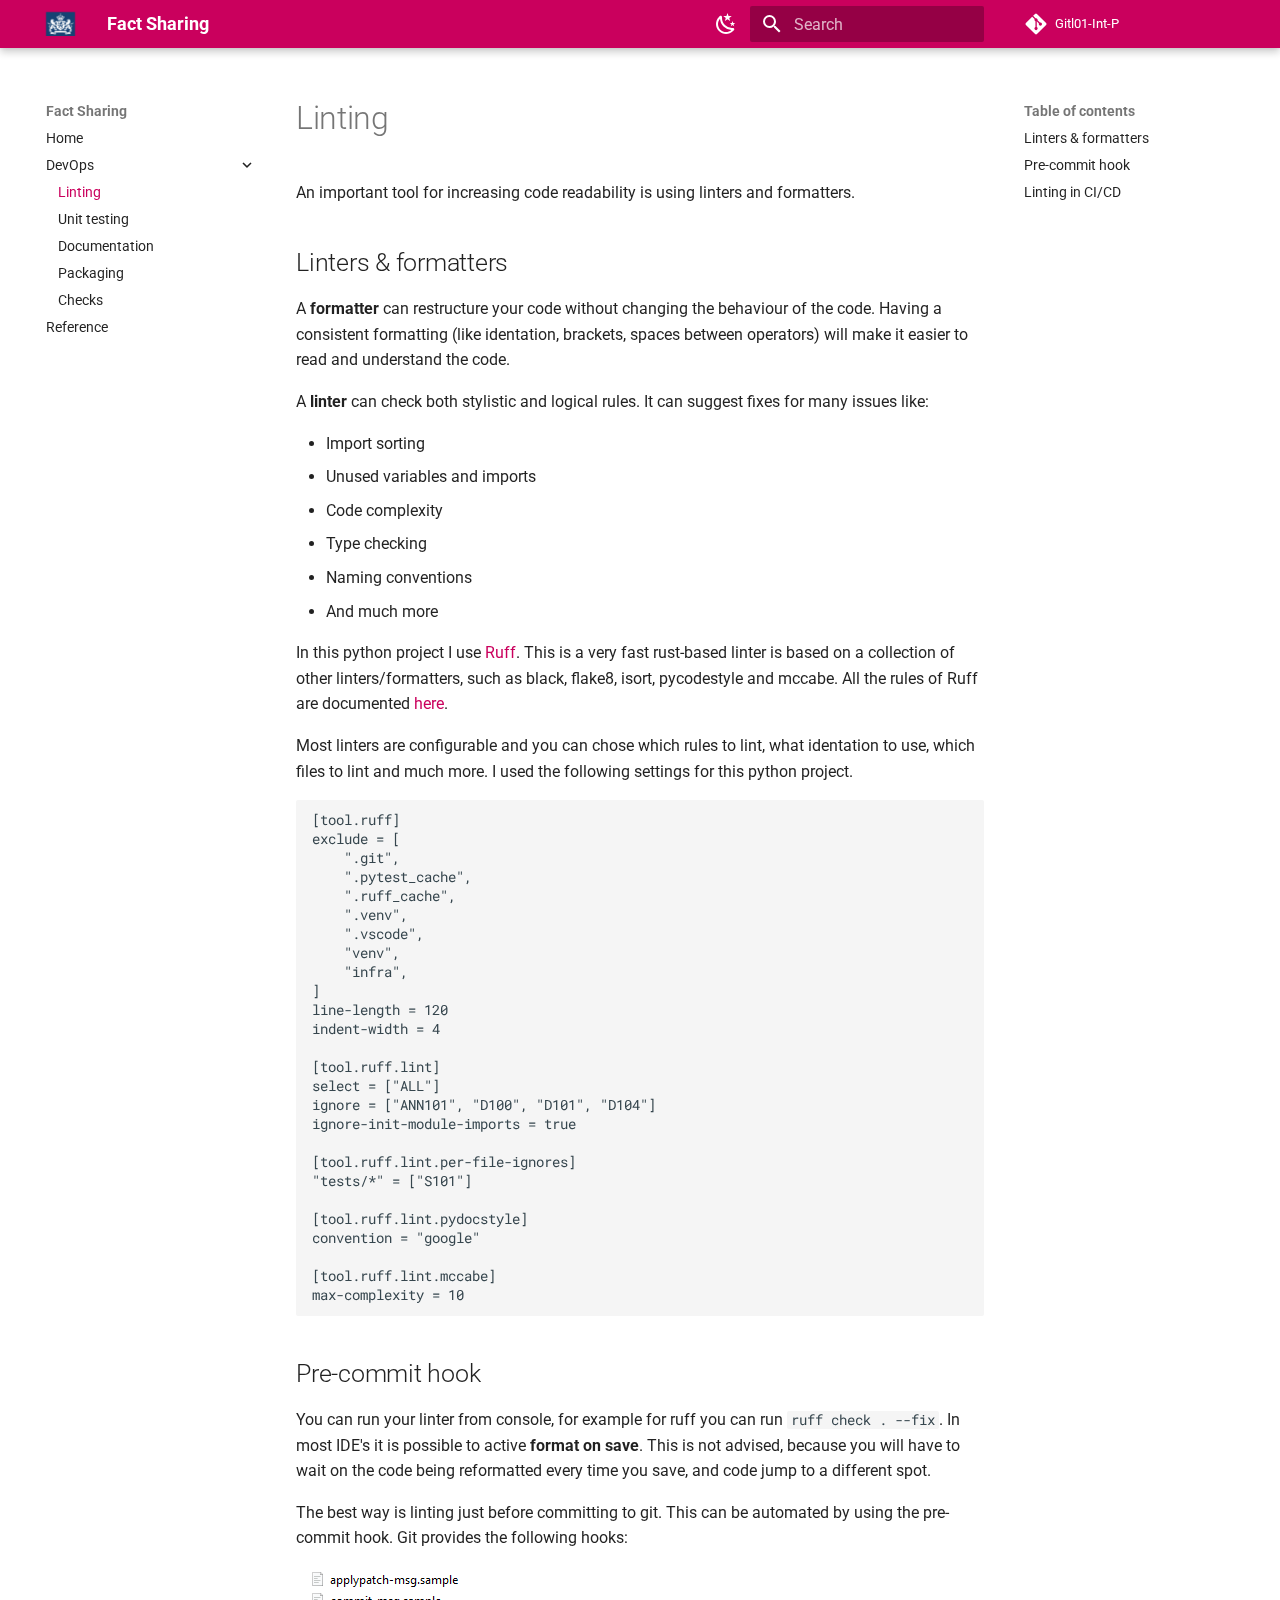
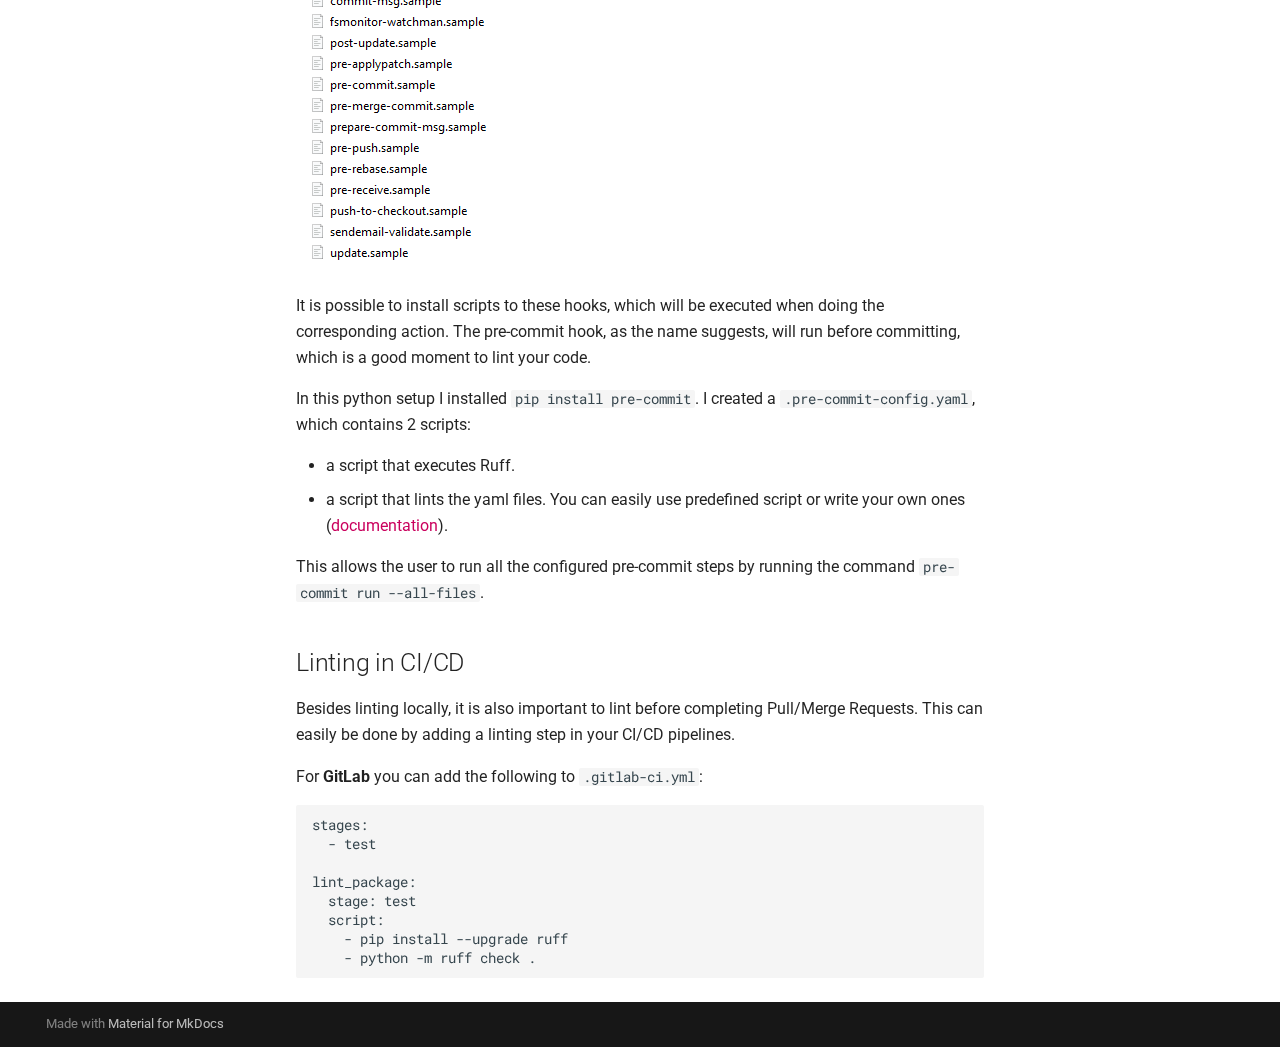
<file: devops/linting/index.html>
<!doctype html>
<html lang="en" class="no-js">
  <head>
    
      <meta charset="utf-8">
      <meta name="viewport" content="width=device-width,initial-scale=1">
      
      
      
        <link rel="canonical" href="https://example.com/devops/linting/">
      
      
        <link rel="prev" href="../..">
      
      
        <link rel="next" href="../unit_testing/">
      
      
      <link rel="icon" href="../../assets/favicon.ico">
      <meta name="generator" content="mkdocs-1.5.3, mkdocs-material-9.5.15">
    
    
      
        <title>Linting - Fact Sharing</title>
      
    
    
      <link rel="stylesheet" href="../../assets/stylesheets/main.7e359304.min.css">
      
        
        <link rel="stylesheet" href="../../assets/stylesheets/palette.06af60db.min.css">
      
      


    
    
      
    
    
      
        
        
        <link rel="preconnect" href="https://fonts.gstatic.com" crossorigin>
        <link rel="stylesheet" href="https://fonts.googleapis.com/css?family=Roboto:300,300i,400,400i,700,700i%7CRoboto+Mono:400,400i,700,700i&display=fallback">
        <style>:root{--md-text-font:"Roboto";--md-code-font:"Roboto Mono"}</style>
      
    
    
      <link rel="stylesheet" href="../../assets/_mkdocstrings.css">
    
      <link rel="stylesheet" href="../../stylesheets/extra.css">
    
    <script>__md_scope=new URL("../..",location),__md_hash=e=>[...e].reduce((e,_)=>(e<<5)-e+_.charCodeAt(0),0),__md_get=(e,_=localStorage,t=__md_scope)=>JSON.parse(_.getItem(t.pathname+"."+e)),__md_set=(e,_,t=localStorage,a=__md_scope)=>{try{t.setItem(a.pathname+"."+e,JSON.stringify(_))}catch(e){}}</script>
    
      

    
    
    
  </head>
  
  
    
    
      
    
    
    
    
    <body dir="ltr" data-md-color-scheme="default" data-md-color-primary="custom" data-md-color-accent="custom">
  
    
    <input class="md-toggle" data-md-toggle="drawer" type="checkbox" id="__drawer" autocomplete="off">
    <input class="md-toggle" data-md-toggle="search" type="checkbox" id="__search" autocomplete="off">
    <label class="md-overlay" for="__drawer"></label>
    <div data-md-component="skip">
      
        
        <a href="#linting" class="md-skip">
          Skip to content
        </a>
      
    </div>
    <div data-md-component="announce">
      
    </div>
    
    
      

  

<header class="md-header md-header--shadow" data-md-component="header">
  <nav class="md-header__inner md-grid" aria-label="Header">
    <a href="../.." title="Fact Sharing" class="md-header__button md-logo" aria-label="Fact Sharing" data-md-component="logo">
      
  <img src="../../assets/logo.png" alt="logo">

    </a>
    <label class="md-header__button md-icon" for="__drawer">
      
      <svg xmlns="http://www.w3.org/2000/svg" viewBox="0 0 24 24"><path d="M3 6h18v2H3V6m0 5h18v2H3v-2m0 5h18v2H3v-2Z"/></svg>
    </label>
    <div class="md-header__title" data-md-component="header-title">
      <div class="md-header__ellipsis">
        <div class="md-header__topic">
          <span class="md-ellipsis">
            Fact Sharing
          </span>
        </div>
        <div class="md-header__topic" data-md-component="header-topic">
          <span class="md-ellipsis">
            
              Linting
            
          </span>
        </div>
      </div>
    </div>
    
      
        <form class="md-header__option" data-md-component="palette">
  
    
    
    
    <input class="md-option" data-md-color-media="(prefers-color-scheme: light)" data-md-color-scheme="default" data-md-color-primary="custom" data-md-color-accent="custom"  aria-label="Switch to dark mode"  type="radio" name="__palette" id="__palette_0">
    
      <label class="md-header__button md-icon" title="Switch to dark mode" for="__palette_1" hidden>
        <svg xmlns="http://www.w3.org/2000/svg" viewBox="0 0 24 24"><path d="m17.75 4.09-2.53 1.94.91 3.06-2.63-1.81-2.63 1.81.91-3.06-2.53-1.94L12.44 4l1.06-3 1.06 3 3.19.09m3.5 6.91-1.64 1.25.59 1.98-1.7-1.17-1.7 1.17.59-1.98L15.75 11l2.06-.05L18.5 9l.69 1.95 2.06.05m-2.28 4.95c.83-.08 1.72 1.1 1.19 1.85-.32.45-.66.87-1.08 1.27C15.17 23 8.84 23 4.94 19.07c-3.91-3.9-3.91-10.24 0-14.14.4-.4.82-.76 1.27-1.08.75-.53 1.93.36 1.85 1.19-.27 2.86.69 5.83 2.89 8.02a9.96 9.96 0 0 0 8.02 2.89m-1.64 2.02a12.08 12.08 0 0 1-7.8-3.47c-2.17-2.19-3.33-5-3.49-7.82-2.81 3.14-2.7 7.96.31 10.98 3.02 3.01 7.84 3.12 10.98.31Z"/></svg>
      </label>
    
  
    
    
    
    <input class="md-option" data-md-color-media="(prefers-color-scheme: dark)" data-md-color-scheme="slate" data-md-color-primary="custom" data-md-color-accent="custom"  aria-label="Switch to light mode"  type="radio" name="__palette" id="__palette_1">
    
      <label class="md-header__button md-icon" title="Switch to light mode" for="__palette_0" hidden>
        <svg xmlns="http://www.w3.org/2000/svg" viewBox="0 0 24 24"><path d="M12 7a5 5 0 0 1 5 5 5 5 0 0 1-5 5 5 5 0 0 1-5-5 5 5 0 0 1 5-5m0 2a3 3 0 0 0-3 3 3 3 0 0 0 3 3 3 3 0 0 0 3-3 3 3 0 0 0-3-3m0-7 2.39 3.42C13.65 5.15 12.84 5 12 5c-.84 0-1.65.15-2.39.42L12 2M3.34 7l4.16-.35A7.2 7.2 0 0 0 5.94 8.5c-.44.74-.69 1.5-.83 2.29L3.34 7m.02 10 1.76-3.77a7.131 7.131 0 0 0 2.38 4.14L3.36 17M20.65 7l-1.77 3.79a7.023 7.023 0 0 0-2.38-4.15l4.15.36m-.01 10-4.14.36c.59-.51 1.12-1.14 1.54-1.86.42-.73.69-1.5.83-2.29L20.64 17M12 22l-2.41-3.44c.74.27 1.55.44 2.41.44.82 0 1.63-.17 2.37-.44L12 22Z"/></svg>
      </label>
    
  
</form>
      
    
    
      <script>var media,input,key,value,palette=__md_get("__palette");if(palette&&palette.color){"(prefers-color-scheme)"===palette.color.media&&(media=matchMedia("(prefers-color-scheme: light)"),input=document.querySelector(media.matches?"[data-md-color-media='(prefers-color-scheme: light)']":"[data-md-color-media='(prefers-color-scheme: dark)']"),palette.color.media=input.getAttribute("data-md-color-media"),palette.color.scheme=input.getAttribute("data-md-color-scheme"),palette.color.primary=input.getAttribute("data-md-color-primary"),palette.color.accent=input.getAttribute("data-md-color-accent"));for([key,value]of Object.entries(palette.color))document.body.setAttribute("data-md-color-"+key,value)}</script>
    
    
    
      <label class="md-header__button md-icon" for="__search">
        
        <svg xmlns="http://www.w3.org/2000/svg" viewBox="0 0 24 24"><path d="M9.5 3A6.5 6.5 0 0 1 16 9.5c0 1.61-.59 3.09-1.56 4.23l.27.27h.79l5 5-1.5 1.5-5-5v-.79l-.27-.27A6.516 6.516 0 0 1 9.5 16 6.5 6.5 0 0 1 3 9.5 6.5 6.5 0 0 1 9.5 3m0 2C7 5 5 7 5 9.5S7 14 9.5 14 14 12 14 9.5 12 5 9.5 5Z"/></svg>
      </label>
      <div class="md-search" data-md-component="search" role="dialog">
  <label class="md-search__overlay" for="__search"></label>
  <div class="md-search__inner" role="search">
    <form class="md-search__form" name="search">
      <input type="text" class="md-search__input" name="query" aria-label="Search" placeholder="Search" autocapitalize="off" autocorrect="off" autocomplete="off" spellcheck="false" data-md-component="search-query" required>
      <label class="md-search__icon md-icon" for="__search">
        
        <svg xmlns="http://www.w3.org/2000/svg" viewBox="0 0 24 24"><path d="M9.5 3A6.5 6.5 0 0 1 16 9.5c0 1.61-.59 3.09-1.56 4.23l.27.27h.79l5 5-1.5 1.5-5-5v-.79l-.27-.27A6.516 6.516 0 0 1 9.5 16 6.5 6.5 0 0 1 3 9.5 6.5 6.5 0 0 1 9.5 3m0 2C7 5 5 7 5 9.5S7 14 9.5 14 14 12 14 9.5 12 5 9.5 5Z"/></svg>
        
        <svg xmlns="http://www.w3.org/2000/svg" viewBox="0 0 24 24"><path d="M20 11v2H8l5.5 5.5-1.42 1.42L4.16 12l7.92-7.92L13.5 5.5 8 11h12Z"/></svg>
      </label>
      <nav class="md-search__options" aria-label="Search">
        
        <button type="reset" class="md-search__icon md-icon" title="Clear" aria-label="Clear" tabindex="-1">
          
          <svg xmlns="http://www.w3.org/2000/svg" viewBox="0 0 24 24"><path d="M19 6.41 17.59 5 12 10.59 6.41 5 5 6.41 10.59 12 5 17.59 6.41 19 12 13.41 17.59 19 19 17.59 13.41 12 19 6.41Z"/></svg>
        </button>
      </nav>
      
    </form>
    <div class="md-search__output">
      <div class="md-search__scrollwrap" data-md-scrollfix>
        <div class="md-search-result" data-md-component="search-result">
          <div class="md-search-result__meta">
            Initializing search
          </div>
          <ol class="md-search-result__list" role="presentation"></ol>
        </div>
      </div>
    </div>
  </div>
</div>
    
    
      <div class="md-header__source">
        <a href="https://gitl01-int-p.rivm.nl/EPI/knowledgesharing/pythonpackage" title="Go to repository" class="md-source" data-md-component="source">
  <div class="md-source__icon md-icon">
    
    <svg xmlns="http://www.w3.org/2000/svg" viewBox="0 0 448 512"><!--! Font Awesome Free 6.5.1 by @fontawesome - https://fontawesome.com License - https://fontawesome.com/license/free (Icons: CC BY 4.0, Fonts: SIL OFL 1.1, Code: MIT License) Copyright 2023 Fonticons, Inc.--><path d="M439.55 236.05 244 40.45a28.87 28.87 0 0 0-40.81 0l-40.66 40.63 51.52 51.52c27.06-9.14 52.68 16.77 43.39 43.68l49.66 49.66c34.23-11.8 61.18 31 35.47 56.69-26.49 26.49-70.21-2.87-56-37.34L240.22 199v121.85c25.3 12.54 22.26 41.85 9.08 55a34.34 34.34 0 0 1-48.55 0c-17.57-17.6-11.07-46.91 11.25-56v-123c-20.8-8.51-24.6-30.74-18.64-45L142.57 101 8.45 235.14a28.86 28.86 0 0 0 0 40.81l195.61 195.6a28.86 28.86 0 0 0 40.8 0l194.69-194.69a28.86 28.86 0 0 0 0-40.81z"/></svg>
  </div>
  <div class="md-source__repository">
    Gitl01-Int-P
  </div>
</a>
      </div>
    
  </nav>
  
</header>
    
    <div class="md-container" data-md-component="container">
      
      
        
          
        
      
      <main class="md-main" data-md-component="main">
        <div class="md-main__inner md-grid">
          
            
              
              <div class="md-sidebar md-sidebar--primary" data-md-component="sidebar" data-md-type="navigation" >
                <div class="md-sidebar__scrollwrap">
                  <div class="md-sidebar__inner">
                    



<nav class="md-nav md-nav--primary" aria-label="Navigation" data-md-level="0">
  <label class="md-nav__title" for="__drawer">
    <a href="../.." title="Fact Sharing" class="md-nav__button md-logo" aria-label="Fact Sharing" data-md-component="logo">
      
  <img src="../../assets/logo.png" alt="logo">

    </a>
    Fact Sharing
  </label>
  
    <div class="md-nav__source">
      <a href="https://gitl01-int-p.rivm.nl/EPI/knowledgesharing/pythonpackage" title="Go to repository" class="md-source" data-md-component="source">
  <div class="md-source__icon md-icon">
    
    <svg xmlns="http://www.w3.org/2000/svg" viewBox="0 0 448 512"><!--! Font Awesome Free 6.5.1 by @fontawesome - https://fontawesome.com License - https://fontawesome.com/license/free (Icons: CC BY 4.0, Fonts: SIL OFL 1.1, Code: MIT License) Copyright 2023 Fonticons, Inc.--><path d="M439.55 236.05 244 40.45a28.87 28.87 0 0 0-40.81 0l-40.66 40.63 51.52 51.52c27.06-9.14 52.68 16.77 43.39 43.68l49.66 49.66c34.23-11.8 61.18 31 35.47 56.69-26.49 26.49-70.21-2.87-56-37.34L240.22 199v121.85c25.3 12.54 22.26 41.85 9.08 55a34.34 34.34 0 0 1-48.55 0c-17.57-17.6-11.07-46.91 11.25-56v-123c-20.8-8.51-24.6-30.74-18.64-45L142.57 101 8.45 235.14a28.86 28.86 0 0 0 0 40.81l195.61 195.6a28.86 28.86 0 0 0 40.8 0l194.69-194.69a28.86 28.86 0 0 0 0-40.81z"/></svg>
  </div>
  <div class="md-source__repository">
    Gitl01-Int-P
  </div>
</a>
    </div>
  
  <ul class="md-nav__list" data-md-scrollfix>
    
      
      
  
  
  
  
    <li class="md-nav__item">
      <a href="../.." class="md-nav__link">
        
  
  <span class="md-ellipsis">
    Home
  </span>
  

      </a>
    </li>
  

    
      
      
  
  
    
  
  
  
    
    
    
    
    <li class="md-nav__item md-nav__item--active md-nav__item--nested">
      
        
        
        <input class="md-nav__toggle md-toggle " type="checkbox" id="__nav_2" checked>
        
          
          <label class="md-nav__link" for="__nav_2" id="__nav_2_label" tabindex="0">
            
  
  <span class="md-ellipsis">
    DevOps
  </span>
  

            <span class="md-nav__icon md-icon"></span>
          </label>
        
        <nav class="md-nav" data-md-level="1" aria-labelledby="__nav_2_label" aria-expanded="true">
          <label class="md-nav__title" for="__nav_2">
            <span class="md-nav__icon md-icon"></span>
            DevOps
          </label>
          <ul class="md-nav__list" data-md-scrollfix>
            
              
                
  
  
    
  
  
  
    <li class="md-nav__item md-nav__item--active">
      
      <input class="md-nav__toggle md-toggle" type="checkbox" id="__toc">
      
      
        
      
      
        <label class="md-nav__link md-nav__link--active" for="__toc">
          
  
  <span class="md-ellipsis">
    Linting
  </span>
  

          <span class="md-nav__icon md-icon"></span>
        </label>
      
      <a href="./" class="md-nav__link md-nav__link--active">
        
  
  <span class="md-ellipsis">
    Linting
  </span>
  

      </a>
      
        

<nav class="md-nav md-nav--secondary" aria-label="Table of contents">
  
  
  
    
  
  
    <label class="md-nav__title" for="__toc">
      <span class="md-nav__icon md-icon"></span>
      Table of contents
    </label>
    <ul class="md-nav__list" data-md-component="toc" data-md-scrollfix>
      
        <li class="md-nav__item">
  <a href="#linters-formatters" class="md-nav__link">
    <span class="md-ellipsis">
      Linters &amp; formatters
    </span>
  </a>
  
</li>
      
        <li class="md-nav__item">
  <a href="#pre-commit-hook" class="md-nav__link">
    <span class="md-ellipsis">
      Pre-commit hook
    </span>
  </a>
  
</li>
      
        <li class="md-nav__item">
  <a href="#linting-in-cicd" class="md-nav__link">
    <span class="md-ellipsis">
      Linting in CI/CD
    </span>
  </a>
  
</li>
      
    </ul>
  
</nav>
      
    </li>
  

              
            
              
                
  
  
  
  
    <li class="md-nav__item">
      <a href="../unit_testing/" class="md-nav__link">
        
  
  <span class="md-ellipsis">
    Unit testing
  </span>
  

      </a>
    </li>
  

              
            
              
                
  
  
  
  
    <li class="md-nav__item">
      <a href="../documentation/" class="md-nav__link">
        
  
  <span class="md-ellipsis">
    Documentation
  </span>
  

      </a>
    </li>
  

              
            
              
                
  
  
  
  
    <li class="md-nav__item">
      <a href="../packaging/" class="md-nav__link">
        
  
  <span class="md-ellipsis">
    Packaging
  </span>
  

      </a>
    </li>
  

              
            
              
                
  
  
  
  
    <li class="md-nav__item">
      <a href="../checks/" class="md-nav__link">
        
  
  <span class="md-ellipsis">
    Checks
  </span>
  

      </a>
    </li>
  

              
            
          </ul>
        </nav>
      
    </li>
  

    
      
      
  
  
  
  
    <li class="md-nav__item">
      <a href="../../reference/" class="md-nav__link">
        
  
  <span class="md-ellipsis">
    Reference
  </span>
  

      </a>
    </li>
  

    
  </ul>
</nav>
                  </div>
                </div>
              </div>
            
            
              
              <div class="md-sidebar md-sidebar--secondary" data-md-component="sidebar" data-md-type="toc" >
                <div class="md-sidebar__scrollwrap">
                  <div class="md-sidebar__inner">
                    

<nav class="md-nav md-nav--secondary" aria-label="Table of contents">
  
  
  
    
  
  
    <label class="md-nav__title" for="__toc">
      <span class="md-nav__icon md-icon"></span>
      Table of contents
    </label>
    <ul class="md-nav__list" data-md-component="toc" data-md-scrollfix>
      
        <li class="md-nav__item">
  <a href="#linters-formatters" class="md-nav__link">
    <span class="md-ellipsis">
      Linters &amp; formatters
    </span>
  </a>
  
</li>
      
        <li class="md-nav__item">
  <a href="#pre-commit-hook" class="md-nav__link">
    <span class="md-ellipsis">
      Pre-commit hook
    </span>
  </a>
  
</li>
      
        <li class="md-nav__item">
  <a href="#linting-in-cicd" class="md-nav__link">
    <span class="md-ellipsis">
      Linting in CI/CD
    </span>
  </a>
  
</li>
      
    </ul>
  
</nav>
                  </div>
                </div>
              </div>
            
          
          
            <div class="md-content" data-md-component="content">
              <article class="md-content__inner md-typeset">
                
                  


<h1 id="linting">Linting</h1>
<p>An important tool for increasing code readability is using linters and formatters.</p>
<h2 id="linters-formatters">Linters &amp; formatters</h2>
<p>A <strong>formatter</strong> can restructure your code without changing the behaviour of the code. Having a consistent formatting (like identation, brackets, spaces between operators) will make it easier to read and understand the code.</p>
<p>A <strong>linter</strong> can check both stylistic and logical rules. It can suggest fixes for many issues like:</p>
<ul>
<li>Import sorting</li>
<li>Unused variables and imports</li>
<li>Code complexity</li>
<li>Type checking</li>
<li>Naming conventions</li>
<li>And much more</li>
</ul>
<p>In this python project I use <a href="https://docs.astral.sh/ruff/">Ruff</a>. This is a very fast rust-based linter is based on a collection of other linters/formatters, such as black, flake8, isort, pycodestyle and mccabe. All the rules of Ruff are documented <a href="https://docs.astral.sh/ruff/rules/">here</a>.</p>
<p>Most linters are configurable and you can chose which rules to lint, what identation to use, which files to lint and much more. I used the following settings for this python project.</p>
<pre><code class="language-toml">[tool.ruff]
exclude = [
    &quot;.git&quot;,
    &quot;.pytest_cache&quot;,
    &quot;.ruff_cache&quot;,
    &quot;.venv&quot;,
    &quot;.vscode&quot;,
    &quot;venv&quot;,
    &quot;infra&quot;,
]
line-length = 120
indent-width = 4

[tool.ruff.lint]
select = [&quot;ALL&quot;]
ignore = [&quot;ANN101&quot;, &quot;D100&quot;, &quot;D101&quot;, &quot;D104&quot;]
ignore-init-module-imports = true

[tool.ruff.lint.per-file-ignores]
&quot;tests/*&quot; = [&quot;S101&quot;]

[tool.ruff.lint.pydocstyle]
convention = &quot;google&quot;

[tool.ruff.lint.mccabe]
max-complexity = 10
</code></pre>
<h2 id="pre-commit-hook">Pre-commit hook</h2>
<p>You can run your linter from console, for example for ruff you can run <code>ruff check . --fix</code>. In most IDE's it is possible to active <strong>format on save</strong>. This is not advised, because you will have to wait on the code being reformatted every time you save, and code jump to a different spot.</p>
<p>The best way is linting just before committing to git. This can be automated by using the pre-commit hook. Git provides the following hooks:</p>
<p><img alt="Git hooks" src="../../assets/git_hooks.png" /></p>
<p>It is possible to install scripts to these hooks, which will be executed when doing the corresponding action. The pre-commit hook, as the name suggests, will run before committing, which is a good moment to lint your code.</p>
<p>In this python setup I installed <code>pip install pre-commit</code>. I created a <code>.pre-commit-config.yaml</code>, which contains 2 scripts:</p>
<ul>
<li>a script that executes Ruff.</li>
<li>a script that lints the yaml files.
You can easily use predefined script or write your own ones (<a href="https://pre-commit.com/">documentation</a>).</li>
</ul>
<p>This allows the user to run all the configured pre-commit steps by running the command <code>pre-commit run --all-files</code>.</p>
<h2 id="linting-in-cicd">Linting in CI/CD</h2>
<p>Besides linting locally, it is also important to lint before completing Pull/Merge Requests. This can easily be done by adding a linting step in your CI/CD pipelines.</p>
<p>For <strong>GitLab</strong> you can add the following to <code>.gitlab-ci.yml</code>:</p>
<pre><code class="language-yaml">stages:
  - test

lint_package:
  stage: test
  script:
    - pip install --upgrade ruff
    - python -m ruff check .
</code></pre>












                
              </article>
            </div>
          
          
<script>var target=document.getElementById(location.hash.slice(1));target&&target.name&&(target.checked=target.name.startsWith("__tabbed_"))</script>
        </div>
        
      </main>
      
        <footer class="md-footer">
  
  <div class="md-footer-meta md-typeset">
    <div class="md-footer-meta__inner md-grid">
      <div class="md-copyright">
  
  
    Made with
    <a href="https://squidfunk.github.io/mkdocs-material/" target="_blank" rel="noopener">
      Material for MkDocs
    </a>
  
</div>
      
    </div>
  </div>
</footer>
      
    </div>
    <div class="md-dialog" data-md-component="dialog">
      <div class="md-dialog__inner md-typeset"></div>
    </div>
    
    
    <script id="__config" type="application/json">{"base": "../..", "features": [], "search": "../../assets/javascripts/workers/search.b8dbb3d2.min.js", "translations": {"clipboard.copied": "Copied to clipboard", "clipboard.copy": "Copy to clipboard", "search.result.more.one": "1 more on this page", "search.result.more.other": "# more on this page", "search.result.none": "No matching documents", "search.result.one": "1 matching document", "search.result.other": "# matching documents", "search.result.placeholder": "Type to start searching", "search.result.term.missing": "Missing", "select.version": "Select version"}}</script>
    
    
      <script src="../../assets/javascripts/bundle.bd41221c.min.js"></script>
      
    
  </body>
</html>
</file>
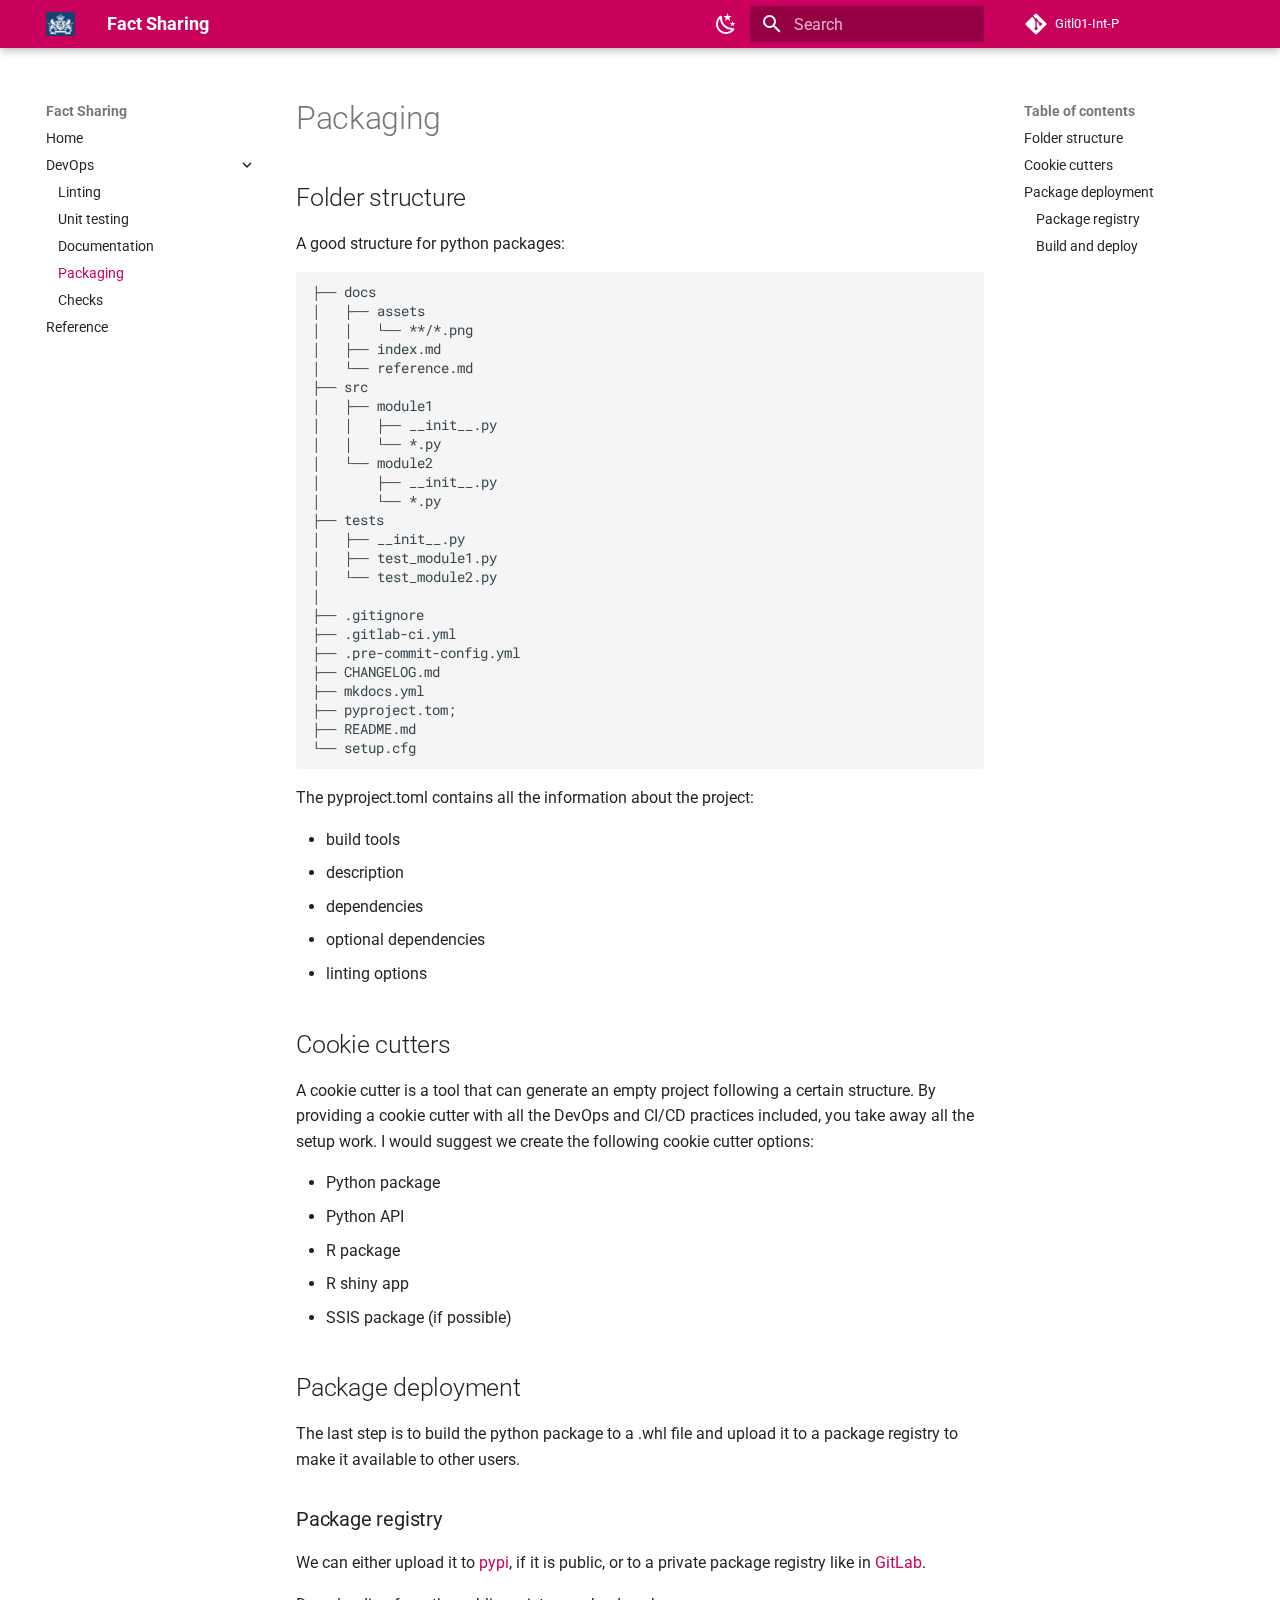
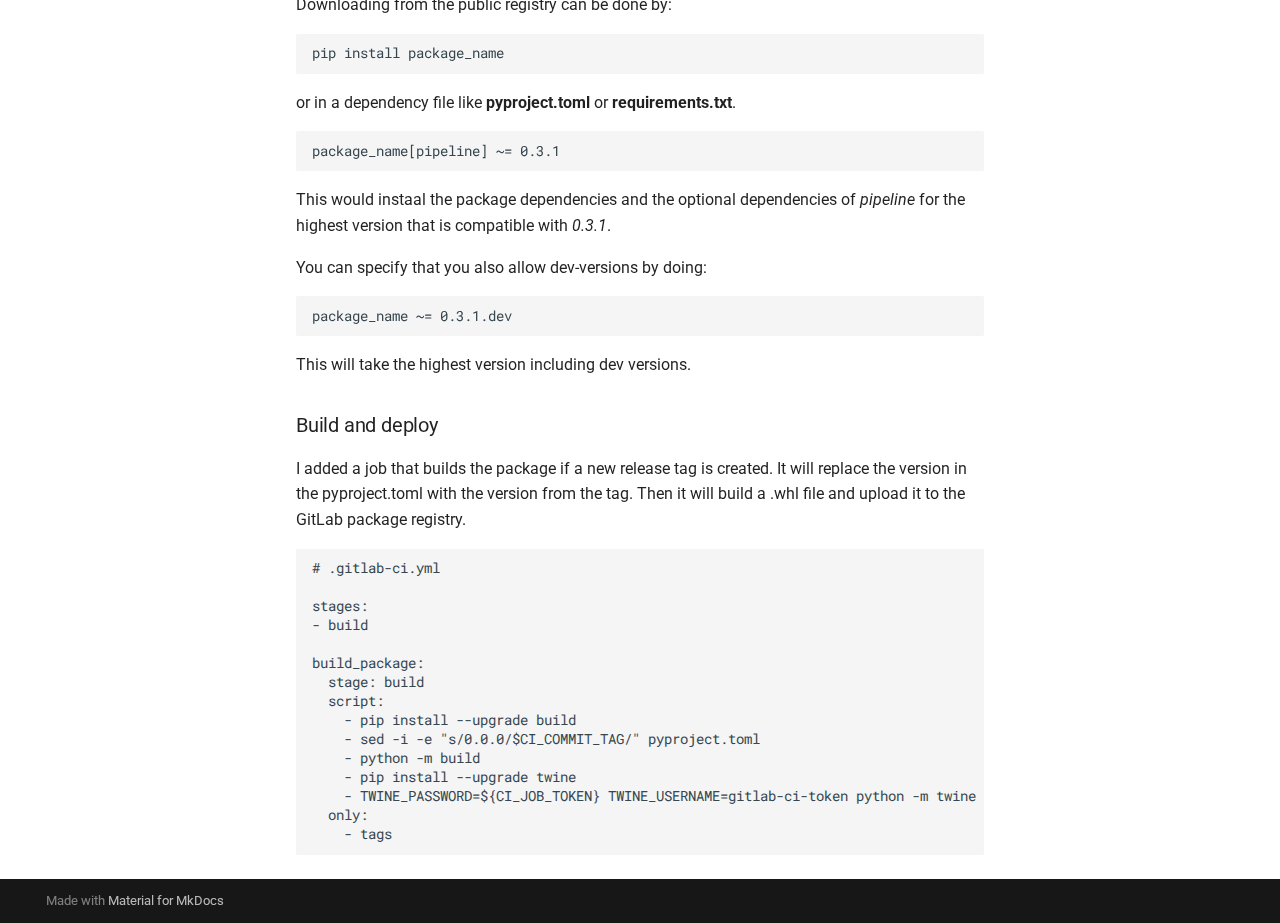
<file: devops/packaging/index.html>
<!doctype html>
<html lang="en" class="no-js">
  <head>
    
      <meta charset="utf-8">
      <meta name="viewport" content="width=device-width,initial-scale=1">
      
      
      
        <link rel="canonical" href="https://example.com/devops/packaging/">
      
      
        <link rel="prev" href="../documentation/">
      
      
        <link rel="next" href="../checks/">
      
      
      <link rel="icon" href="../../assets/favicon.ico">
      <meta name="generator" content="mkdocs-1.5.3, mkdocs-material-9.5.15">
    
    
      
        <title>Packaging - Fact Sharing</title>
      
    
    
      <link rel="stylesheet" href="../../assets/stylesheets/main.7e359304.min.css">
      
        
        <link rel="stylesheet" href="../../assets/stylesheets/palette.06af60db.min.css">
      
      


    
    
      
    
    
      
        
        
        <link rel="preconnect" href="https://fonts.gstatic.com" crossorigin>
        <link rel="stylesheet" href="https://fonts.googleapis.com/css?family=Roboto:300,300i,400,400i,700,700i%7CRoboto+Mono:400,400i,700,700i&display=fallback">
        <style>:root{--md-text-font:"Roboto";--md-code-font:"Roboto Mono"}</style>
      
    
    
      <link rel="stylesheet" href="../../assets/_mkdocstrings.css">
    
      <link rel="stylesheet" href="../../stylesheets/extra.css">
    
    <script>__md_scope=new URL("../..",location),__md_hash=e=>[...e].reduce((e,_)=>(e<<5)-e+_.charCodeAt(0),0),__md_get=(e,_=localStorage,t=__md_scope)=>JSON.parse(_.getItem(t.pathname+"."+e)),__md_set=(e,_,t=localStorage,a=__md_scope)=>{try{t.setItem(a.pathname+"."+e,JSON.stringify(_))}catch(e){}}</script>
    
      

    
    
    
  </head>
  
  
    
    
      
    
    
    
    
    <body dir="ltr" data-md-color-scheme="default" data-md-color-primary="custom" data-md-color-accent="custom">
  
    
    <input class="md-toggle" data-md-toggle="drawer" type="checkbox" id="__drawer" autocomplete="off">
    <input class="md-toggle" data-md-toggle="search" type="checkbox" id="__search" autocomplete="off">
    <label class="md-overlay" for="__drawer"></label>
    <div data-md-component="skip">
      
        
        <a href="#packaging" class="md-skip">
          Skip to content
        </a>
      
    </div>
    <div data-md-component="announce">
      
    </div>
    
    
      

  

<header class="md-header md-header--shadow" data-md-component="header">
  <nav class="md-header__inner md-grid" aria-label="Header">
    <a href="../.." title="Fact Sharing" class="md-header__button md-logo" aria-label="Fact Sharing" data-md-component="logo">
      
  <img src="../../assets/logo.png" alt="logo">

    </a>
    <label class="md-header__button md-icon" for="__drawer">
      
      <svg xmlns="http://www.w3.org/2000/svg" viewBox="0 0 24 24"><path d="M3 6h18v2H3V6m0 5h18v2H3v-2m0 5h18v2H3v-2Z"/></svg>
    </label>
    <div class="md-header__title" data-md-component="header-title">
      <div class="md-header__ellipsis">
        <div class="md-header__topic">
          <span class="md-ellipsis">
            Fact Sharing
          </span>
        </div>
        <div class="md-header__topic" data-md-component="header-topic">
          <span class="md-ellipsis">
            
              Packaging
            
          </span>
        </div>
      </div>
    </div>
    
      
        <form class="md-header__option" data-md-component="palette">
  
    
    
    
    <input class="md-option" data-md-color-media="(prefers-color-scheme: light)" data-md-color-scheme="default" data-md-color-primary="custom" data-md-color-accent="custom"  aria-label="Switch to dark mode"  type="radio" name="__palette" id="__palette_0">
    
      <label class="md-header__button md-icon" title="Switch to dark mode" for="__palette_1" hidden>
        <svg xmlns="http://www.w3.org/2000/svg" viewBox="0 0 24 24"><path d="m17.75 4.09-2.53 1.94.91 3.06-2.63-1.81-2.63 1.81.91-3.06-2.53-1.94L12.44 4l1.06-3 1.06 3 3.19.09m3.5 6.91-1.64 1.25.59 1.98-1.7-1.17-1.7 1.17.59-1.98L15.75 11l2.06-.05L18.5 9l.69 1.95 2.06.05m-2.28 4.95c.83-.08 1.72 1.1 1.19 1.85-.32.45-.66.87-1.08 1.27C15.17 23 8.84 23 4.94 19.07c-3.91-3.9-3.91-10.24 0-14.14.4-.4.82-.76 1.27-1.08.75-.53 1.93.36 1.85 1.19-.27 2.86.69 5.83 2.89 8.02a9.96 9.96 0 0 0 8.02 2.89m-1.64 2.02a12.08 12.08 0 0 1-7.8-3.47c-2.17-2.19-3.33-5-3.49-7.82-2.81 3.14-2.7 7.96.31 10.98 3.02 3.01 7.84 3.12 10.98.31Z"/></svg>
      </label>
    
  
    
    
    
    <input class="md-option" data-md-color-media="(prefers-color-scheme: dark)" data-md-color-scheme="slate" data-md-color-primary="custom" data-md-color-accent="custom"  aria-label="Switch to light mode"  type="radio" name="__palette" id="__palette_1">
    
      <label class="md-header__button md-icon" title="Switch to light mode" for="__palette_0" hidden>
        <svg xmlns="http://www.w3.org/2000/svg" viewBox="0 0 24 24"><path d="M12 7a5 5 0 0 1 5 5 5 5 0 0 1-5 5 5 5 0 0 1-5-5 5 5 0 0 1 5-5m0 2a3 3 0 0 0-3 3 3 3 0 0 0 3 3 3 3 0 0 0 3-3 3 3 0 0 0-3-3m0-7 2.39 3.42C13.65 5.15 12.84 5 12 5c-.84 0-1.65.15-2.39.42L12 2M3.34 7l4.16-.35A7.2 7.2 0 0 0 5.94 8.5c-.44.74-.69 1.5-.83 2.29L3.34 7m.02 10 1.76-3.77a7.131 7.131 0 0 0 2.38 4.14L3.36 17M20.65 7l-1.77 3.79a7.023 7.023 0 0 0-2.38-4.15l4.15.36m-.01 10-4.14.36c.59-.51 1.12-1.14 1.54-1.86.42-.73.69-1.5.83-2.29L20.64 17M12 22l-2.41-3.44c.74.27 1.55.44 2.41.44.82 0 1.63-.17 2.37-.44L12 22Z"/></svg>
      </label>
    
  
</form>
      
    
    
      <script>var media,input,key,value,palette=__md_get("__palette");if(palette&&palette.color){"(prefers-color-scheme)"===palette.color.media&&(media=matchMedia("(prefers-color-scheme: light)"),input=document.querySelector(media.matches?"[data-md-color-media='(prefers-color-scheme: light)']":"[data-md-color-media='(prefers-color-scheme: dark)']"),palette.color.media=input.getAttribute("data-md-color-media"),palette.color.scheme=input.getAttribute("data-md-color-scheme"),palette.color.primary=input.getAttribute("data-md-color-primary"),palette.color.accent=input.getAttribute("data-md-color-accent"));for([key,value]of Object.entries(palette.color))document.body.setAttribute("data-md-color-"+key,value)}</script>
    
    
    
      <label class="md-header__button md-icon" for="__search">
        
        <svg xmlns="http://www.w3.org/2000/svg" viewBox="0 0 24 24"><path d="M9.5 3A6.5 6.5 0 0 1 16 9.5c0 1.61-.59 3.09-1.56 4.23l.27.27h.79l5 5-1.5 1.5-5-5v-.79l-.27-.27A6.516 6.516 0 0 1 9.5 16 6.5 6.5 0 0 1 3 9.5 6.5 6.5 0 0 1 9.5 3m0 2C7 5 5 7 5 9.5S7 14 9.5 14 14 12 14 9.5 12 5 9.5 5Z"/></svg>
      </label>
      <div class="md-search" data-md-component="search" role="dialog">
  <label class="md-search__overlay" for="__search"></label>
  <div class="md-search__inner" role="search">
    <form class="md-search__form" name="search">
      <input type="text" class="md-search__input" name="query" aria-label="Search" placeholder="Search" autocapitalize="off" autocorrect="off" autocomplete="off" spellcheck="false" data-md-component="search-query" required>
      <label class="md-search__icon md-icon" for="__search">
        
        <svg xmlns="http://www.w3.org/2000/svg" viewBox="0 0 24 24"><path d="M9.5 3A6.5 6.5 0 0 1 16 9.5c0 1.61-.59 3.09-1.56 4.23l.27.27h.79l5 5-1.5 1.5-5-5v-.79l-.27-.27A6.516 6.516 0 0 1 9.5 16 6.5 6.5 0 0 1 3 9.5 6.5 6.5 0 0 1 9.5 3m0 2C7 5 5 7 5 9.5S7 14 9.5 14 14 12 14 9.5 12 5 9.5 5Z"/></svg>
        
        <svg xmlns="http://www.w3.org/2000/svg" viewBox="0 0 24 24"><path d="M20 11v2H8l5.5 5.5-1.42 1.42L4.16 12l7.92-7.92L13.5 5.5 8 11h12Z"/></svg>
      </label>
      <nav class="md-search__options" aria-label="Search">
        
        <button type="reset" class="md-search__icon md-icon" title="Clear" aria-label="Clear" tabindex="-1">
          
          <svg xmlns="http://www.w3.org/2000/svg" viewBox="0 0 24 24"><path d="M19 6.41 17.59 5 12 10.59 6.41 5 5 6.41 10.59 12 5 17.59 6.41 19 12 13.41 17.59 19 19 17.59 13.41 12 19 6.41Z"/></svg>
        </button>
      </nav>
      
    </form>
    <div class="md-search__output">
      <div class="md-search__scrollwrap" data-md-scrollfix>
        <div class="md-search-result" data-md-component="search-result">
          <div class="md-search-result__meta">
            Initializing search
          </div>
          <ol class="md-search-result__list" role="presentation"></ol>
        </div>
      </div>
    </div>
  </div>
</div>
    
    
      <div class="md-header__source">
        <a href="https://gitl01-int-p.rivm.nl/EPI/knowledgesharing/pythonpackage" title="Go to repository" class="md-source" data-md-component="source">
  <div class="md-source__icon md-icon">
    
    <svg xmlns="http://www.w3.org/2000/svg" viewBox="0 0 448 512"><!--! Font Awesome Free 6.5.1 by @fontawesome - https://fontawesome.com License - https://fontawesome.com/license/free (Icons: CC BY 4.0, Fonts: SIL OFL 1.1, Code: MIT License) Copyright 2023 Fonticons, Inc.--><path d="M439.55 236.05 244 40.45a28.87 28.87 0 0 0-40.81 0l-40.66 40.63 51.52 51.52c27.06-9.14 52.68 16.77 43.39 43.68l49.66 49.66c34.23-11.8 61.18 31 35.47 56.69-26.49 26.49-70.21-2.87-56-37.34L240.22 199v121.85c25.3 12.54 22.26 41.85 9.08 55a34.34 34.34 0 0 1-48.55 0c-17.57-17.6-11.07-46.91 11.25-56v-123c-20.8-8.51-24.6-30.74-18.64-45L142.57 101 8.45 235.14a28.86 28.86 0 0 0 0 40.81l195.61 195.6a28.86 28.86 0 0 0 40.8 0l194.69-194.69a28.86 28.86 0 0 0 0-40.81z"/></svg>
  </div>
  <div class="md-source__repository">
    Gitl01-Int-P
  </div>
</a>
      </div>
    
  </nav>
  
</header>
    
    <div class="md-container" data-md-component="container">
      
      
        
          
        
      
      <main class="md-main" data-md-component="main">
        <div class="md-main__inner md-grid">
          
            
              
              <div class="md-sidebar md-sidebar--primary" data-md-component="sidebar" data-md-type="navigation" >
                <div class="md-sidebar__scrollwrap">
                  <div class="md-sidebar__inner">
                    



<nav class="md-nav md-nav--primary" aria-label="Navigation" data-md-level="0">
  <label class="md-nav__title" for="__drawer">
    <a href="../.." title="Fact Sharing" class="md-nav__button md-logo" aria-label="Fact Sharing" data-md-component="logo">
      
  <img src="../../assets/logo.png" alt="logo">

    </a>
    Fact Sharing
  </label>
  
    <div class="md-nav__source">
      <a href="https://gitl01-int-p.rivm.nl/EPI/knowledgesharing/pythonpackage" title="Go to repository" class="md-source" data-md-component="source">
  <div class="md-source__icon md-icon">
    
    <svg xmlns="http://www.w3.org/2000/svg" viewBox="0 0 448 512"><!--! Font Awesome Free 6.5.1 by @fontawesome - https://fontawesome.com License - https://fontawesome.com/license/free (Icons: CC BY 4.0, Fonts: SIL OFL 1.1, Code: MIT License) Copyright 2023 Fonticons, Inc.--><path d="M439.55 236.05 244 40.45a28.87 28.87 0 0 0-40.81 0l-40.66 40.63 51.52 51.52c27.06-9.14 52.68 16.77 43.39 43.68l49.66 49.66c34.23-11.8 61.18 31 35.47 56.69-26.49 26.49-70.21-2.87-56-37.34L240.22 199v121.85c25.3 12.54 22.26 41.85 9.08 55a34.34 34.34 0 0 1-48.55 0c-17.57-17.6-11.07-46.91 11.25-56v-123c-20.8-8.51-24.6-30.74-18.64-45L142.57 101 8.45 235.14a28.86 28.86 0 0 0 0 40.81l195.61 195.6a28.86 28.86 0 0 0 40.8 0l194.69-194.69a28.86 28.86 0 0 0 0-40.81z"/></svg>
  </div>
  <div class="md-source__repository">
    Gitl01-Int-P
  </div>
</a>
    </div>
  
  <ul class="md-nav__list" data-md-scrollfix>
    
      
      
  
  
  
  
    <li class="md-nav__item">
      <a href="../.." class="md-nav__link">
        
  
  <span class="md-ellipsis">
    Home
  </span>
  

      </a>
    </li>
  

    
      
      
  
  
    
  
  
  
    
    
    
    
    <li class="md-nav__item md-nav__item--active md-nav__item--nested">
      
        
        
        <input class="md-nav__toggle md-toggle " type="checkbox" id="__nav_2" checked>
        
          
          <label class="md-nav__link" for="__nav_2" id="__nav_2_label" tabindex="0">
            
  
  <span class="md-ellipsis">
    DevOps
  </span>
  

            <span class="md-nav__icon md-icon"></span>
          </label>
        
        <nav class="md-nav" data-md-level="1" aria-labelledby="__nav_2_label" aria-expanded="true">
          <label class="md-nav__title" for="__nav_2">
            <span class="md-nav__icon md-icon"></span>
            DevOps
          </label>
          <ul class="md-nav__list" data-md-scrollfix>
            
              
                
  
  
  
  
    <li class="md-nav__item">
      <a href="../linting/" class="md-nav__link">
        
  
  <span class="md-ellipsis">
    Linting
  </span>
  

      </a>
    </li>
  

              
            
              
                
  
  
  
  
    <li class="md-nav__item">
      <a href="../unit_testing/" class="md-nav__link">
        
  
  <span class="md-ellipsis">
    Unit testing
  </span>
  

      </a>
    </li>
  

              
            
              
                
  
  
  
  
    <li class="md-nav__item">
      <a href="../documentation/" class="md-nav__link">
        
  
  <span class="md-ellipsis">
    Documentation
  </span>
  

      </a>
    </li>
  

              
            
              
                
  
  
    
  
  
  
    <li class="md-nav__item md-nav__item--active">
      
      <input class="md-nav__toggle md-toggle" type="checkbox" id="__toc">
      
      
        
      
      
        <label class="md-nav__link md-nav__link--active" for="__toc">
          
  
  <span class="md-ellipsis">
    Packaging
  </span>
  

          <span class="md-nav__icon md-icon"></span>
        </label>
      
      <a href="./" class="md-nav__link md-nav__link--active">
        
  
  <span class="md-ellipsis">
    Packaging
  </span>
  

      </a>
      
        

<nav class="md-nav md-nav--secondary" aria-label="Table of contents">
  
  
  
    
  
  
    <label class="md-nav__title" for="__toc">
      <span class="md-nav__icon md-icon"></span>
      Table of contents
    </label>
    <ul class="md-nav__list" data-md-component="toc" data-md-scrollfix>
      
        <li class="md-nav__item">
  <a href="#folder-structure" class="md-nav__link">
    <span class="md-ellipsis">
      Folder structure
    </span>
  </a>
  
</li>
      
        <li class="md-nav__item">
  <a href="#cookie-cutters" class="md-nav__link">
    <span class="md-ellipsis">
      Cookie cutters
    </span>
  </a>
  
</li>
      
        <li class="md-nav__item">
  <a href="#package-deployment" class="md-nav__link">
    <span class="md-ellipsis">
      Package deployment
    </span>
  </a>
  
    <nav class="md-nav" aria-label="Package deployment">
      <ul class="md-nav__list">
        
          <li class="md-nav__item">
  <a href="#package-registry" class="md-nav__link">
    <span class="md-ellipsis">
      Package registry
    </span>
  </a>
  
</li>
        
          <li class="md-nav__item">
  <a href="#build-and-deploy" class="md-nav__link">
    <span class="md-ellipsis">
      Build and deploy
    </span>
  </a>
  
</li>
        
      </ul>
    </nav>
  
</li>
      
    </ul>
  
</nav>
      
    </li>
  

              
            
              
                
  
  
  
  
    <li class="md-nav__item">
      <a href="../checks/" class="md-nav__link">
        
  
  <span class="md-ellipsis">
    Checks
  </span>
  

      </a>
    </li>
  

              
            
          </ul>
        </nav>
      
    </li>
  

    
      
      
  
  
  
  
    <li class="md-nav__item">
      <a href="../../reference/" class="md-nav__link">
        
  
  <span class="md-ellipsis">
    Reference
  </span>
  

      </a>
    </li>
  

    
  </ul>
</nav>
                  </div>
                </div>
              </div>
            
            
              
              <div class="md-sidebar md-sidebar--secondary" data-md-component="sidebar" data-md-type="toc" >
                <div class="md-sidebar__scrollwrap">
                  <div class="md-sidebar__inner">
                    

<nav class="md-nav md-nav--secondary" aria-label="Table of contents">
  
  
  
    
  
  
    <label class="md-nav__title" for="__toc">
      <span class="md-nav__icon md-icon"></span>
      Table of contents
    </label>
    <ul class="md-nav__list" data-md-component="toc" data-md-scrollfix>
      
        <li class="md-nav__item">
  <a href="#folder-structure" class="md-nav__link">
    <span class="md-ellipsis">
      Folder structure
    </span>
  </a>
  
</li>
      
        <li class="md-nav__item">
  <a href="#cookie-cutters" class="md-nav__link">
    <span class="md-ellipsis">
      Cookie cutters
    </span>
  </a>
  
</li>
      
        <li class="md-nav__item">
  <a href="#package-deployment" class="md-nav__link">
    <span class="md-ellipsis">
      Package deployment
    </span>
  </a>
  
    <nav class="md-nav" aria-label="Package deployment">
      <ul class="md-nav__list">
        
          <li class="md-nav__item">
  <a href="#package-registry" class="md-nav__link">
    <span class="md-ellipsis">
      Package registry
    </span>
  </a>
  
</li>
        
          <li class="md-nav__item">
  <a href="#build-and-deploy" class="md-nav__link">
    <span class="md-ellipsis">
      Build and deploy
    </span>
  </a>
  
</li>
        
      </ul>
    </nav>
  
</li>
      
    </ul>
  
</nav>
                  </div>
                </div>
              </div>
            
          
          
            <div class="md-content" data-md-component="content">
              <article class="md-content__inner md-typeset">
                
                  


<h1 id="packaging">Packaging</h1>
<h2 id="folder-structure">Folder structure</h2>
<p>A good structure for python packages:</p>
<pre><code class="language-markdown">├── docs
│   ├── assets
│   │   └── **/*.png
│   ├── index.md
│   └── reference.md
├── src
│   ├── module1
│   │   ├── __init__.py
│   │   └── *.py
│   └── module2
│       ├── __init__.py
│       └── *.py
├── tests
│   ├── __init__.py
│   ├── test_module1.py
│   └── test_module2.py
│
├── .gitignore
├── .gitlab-ci.yml
├── .pre-commit-config.yml
├── CHANGELOG.md
├── mkdocs.yml
├── pyproject.tom;
├── README.md
└── setup.cfg
</code></pre>
<p>The pyproject.toml contains all the information about the project:</p>
<ul>
<li>build tools</li>
<li>description</li>
<li>dependencies</li>
<li>optional dependencies</li>
<li>linting options</li>
</ul>
<h2 id="cookie-cutters">Cookie cutters</h2>
<p>A cookie cutter is a tool that can generate an empty project following a certain structure.
By providing a cookie cutter with all the DevOps and CI/CD practices included, you take away all the setup work.
I would suggest we create the following cookie cutter options:</p>
<ul>
<li>Python package</li>
<li>Python API</li>
<li>R package</li>
<li>R shiny app</li>
<li>SSIS package (if possible)</li>
</ul>
<h2 id="package-deployment">Package deployment</h2>
<p>The last step is to build the python package to a .whl file and upload it to a package registry to make it available to other users.</p>
<h3 id="package-registry">Package registry</h3>
<p>We can either upload it to <a href="https://pypi.org/">pypi</a>, if it is public, or to a private package registry like in <a href="https://gitl01-int-p.rivm.nl/EPI/knowledgesharing/pythonpackage/-/packages">GitLab</a>.</p>
<p>Downloading from the public registry can be done by:</p>
<pre><code class="language-bash">pip install package_name
</code></pre>
<p>or in a dependency file like <strong>pyproject.toml</strong> or <strong>requirements.txt</strong>.</p>
<pre><code>package_name[pipeline] ~= 0.3.1
</code></pre>
<p>This would instaal the package dependencies and the optional dependencies of <em>pipeline</em> for the highest version that is compatible with <em>0.3.1</em>.</p>
<p>You can specify that you also allow dev-versions by doing:</p>
<pre><code>package_name ~= 0.3.1.dev
</code></pre>
<p>This will take the highest version including dev versions.</p>
<h3 id="build-and-deploy">Build and deploy</h3>
<p>I added a job that builds the package if a new release tag is created. It will replace the version in the pyproject.toml with the version from the tag. Then it will build a .whl file and upload it to the GitLab package registry.</p>
<pre><code class="language-yml"># .gitlab-ci.yml

stages:
- build

build_package:
  stage: build
  script:
    - pip install --upgrade build
    - sed -i -e &quot;s/0.0.0/$CI_COMMIT_TAG/&quot; pyproject.toml
    - python -m build
    - pip install --upgrade twine
    - TWINE_PASSWORD=${CI_JOB_TOKEN} TWINE_USERNAME=gitlab-ci-token python -m twine upload --repository-url ${CI_API_V4_URL}/projects/${CI_PROJECT_ID}/packages/pypi dist/*
  only:
    - tags
</code></pre>












                
              </article>
            </div>
          
          
<script>var target=document.getElementById(location.hash.slice(1));target&&target.name&&(target.checked=target.name.startsWith("__tabbed_"))</script>
        </div>
        
      </main>
      
        <footer class="md-footer">
  
  <div class="md-footer-meta md-typeset">
    <div class="md-footer-meta__inner md-grid">
      <div class="md-copyright">
  
  
    Made with
    <a href="https://squidfunk.github.io/mkdocs-material/" target="_blank" rel="noopener">
      Material for MkDocs
    </a>
  
</div>
      
    </div>
  </div>
</footer>
      
    </div>
    <div class="md-dialog" data-md-component="dialog">
      <div class="md-dialog__inner md-typeset"></div>
    </div>
    
    
    <script id="__config" type="application/json">{"base": "../..", "features": [], "search": "../../assets/javascripts/workers/search.b8dbb3d2.min.js", "translations": {"clipboard.copied": "Copied to clipboard", "clipboard.copy": "Copy to clipboard", "search.result.more.one": "1 more on this page", "search.result.more.other": "# more on this page", "search.result.none": "No matching documents", "search.result.one": "1 matching document", "search.result.other": "# matching documents", "search.result.placeholder": "Type to start searching", "search.result.term.missing": "Missing", "select.version": "Select version"}}</script>
    
    
      <script src="../../assets/javascripts/bundle.bd41221c.min.js"></script>
      
    
  </body>
</html>
</file>
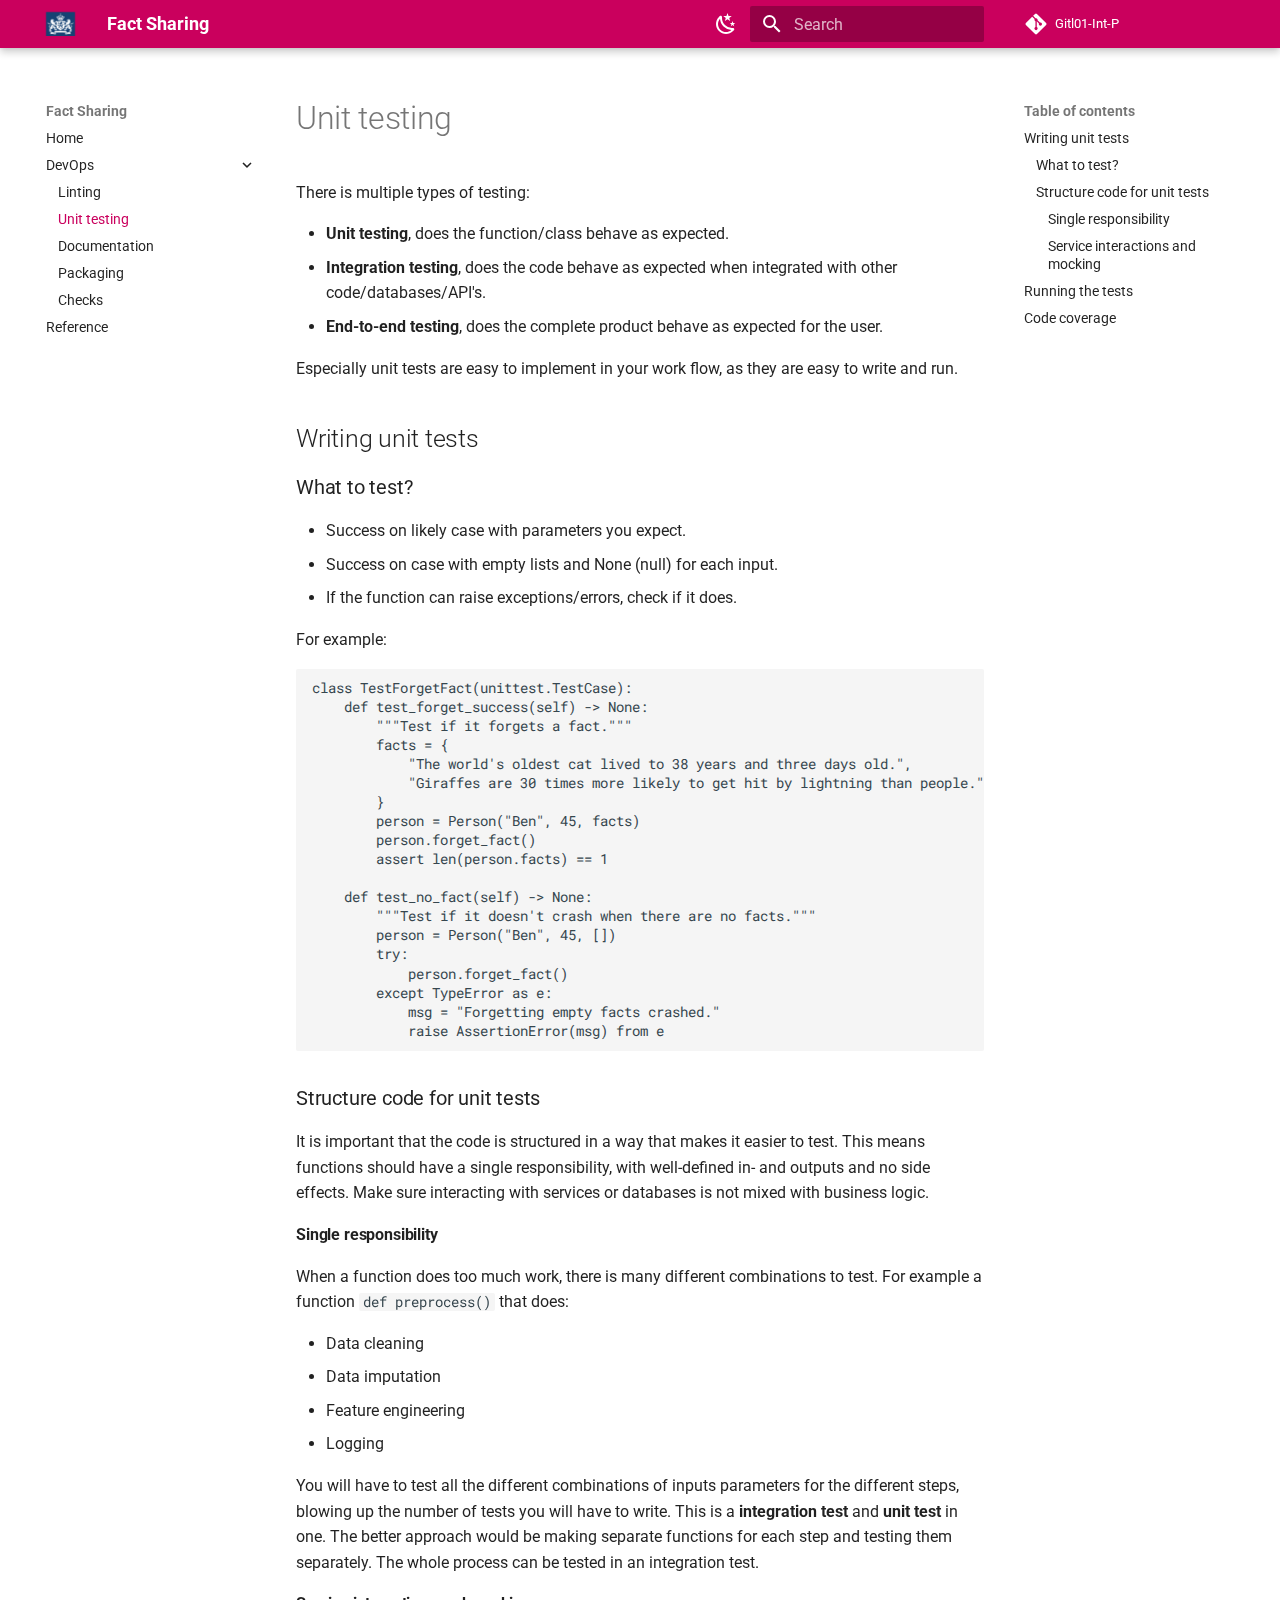
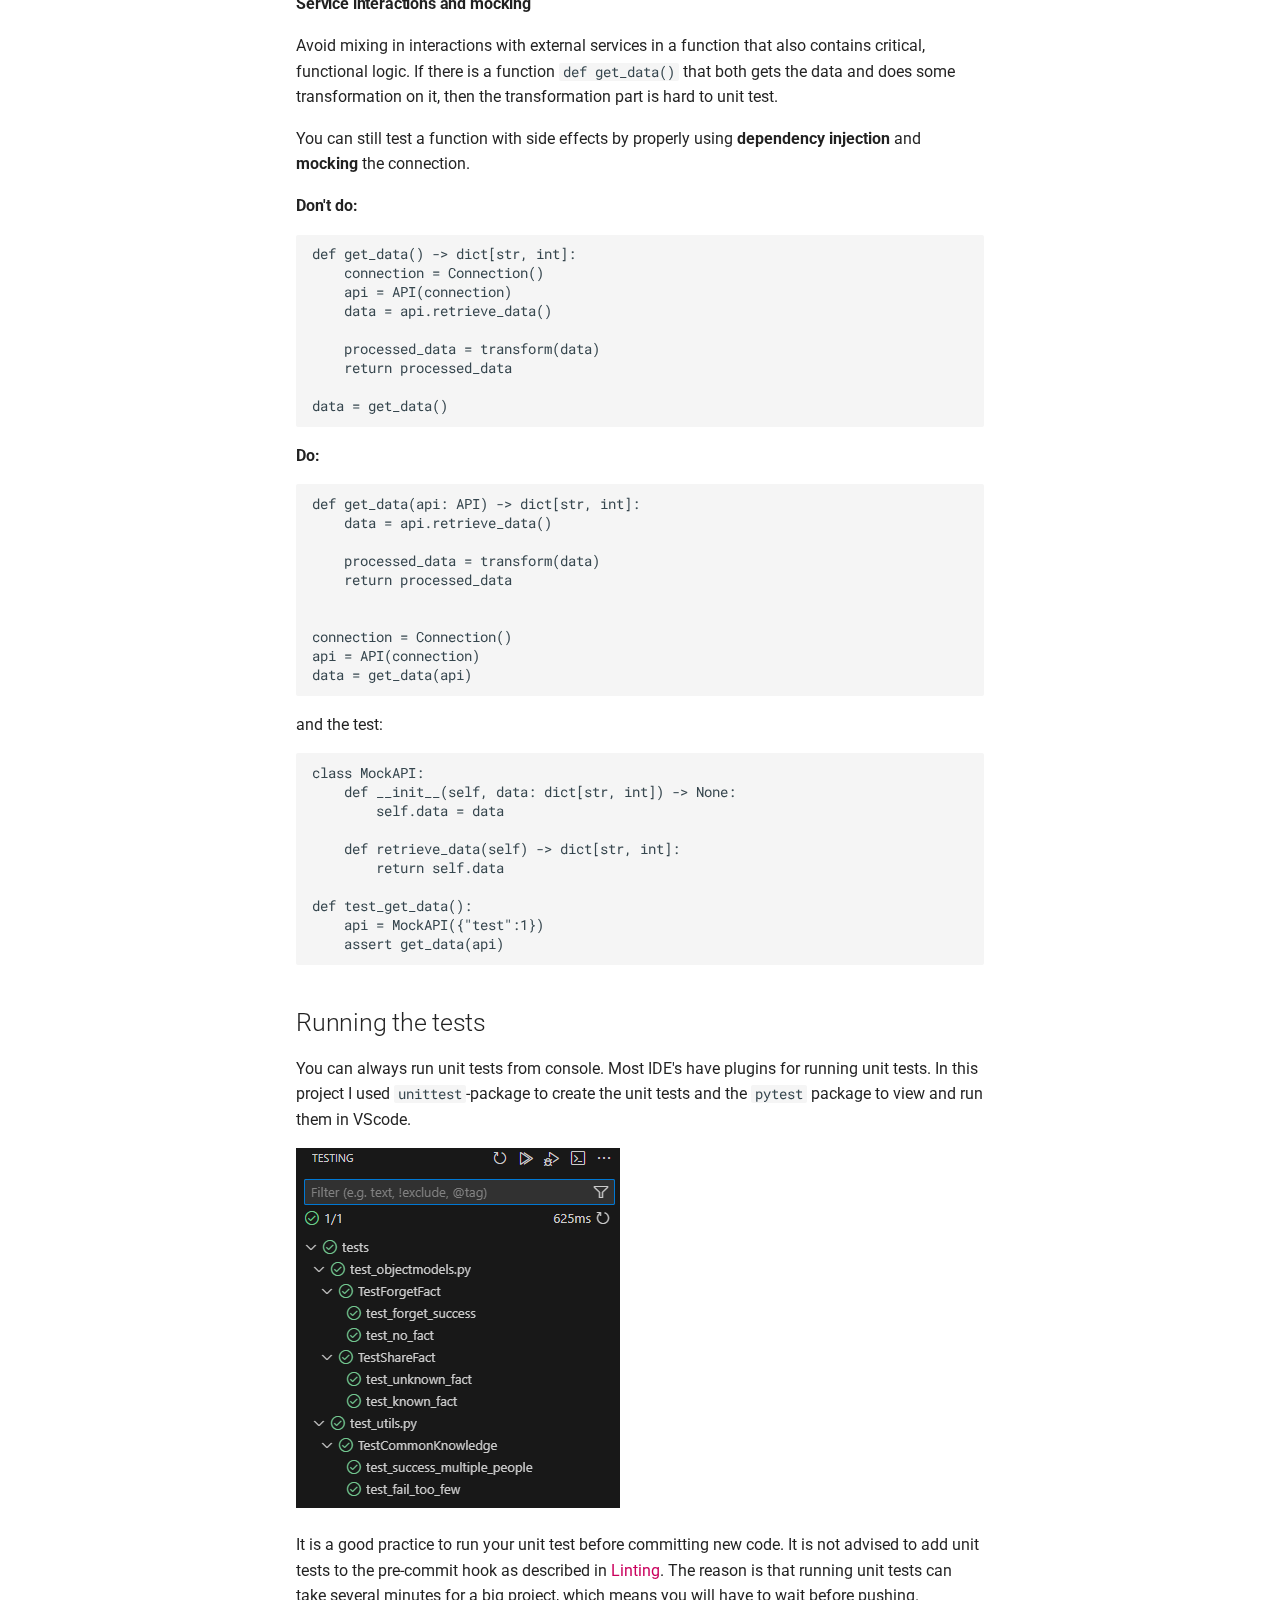
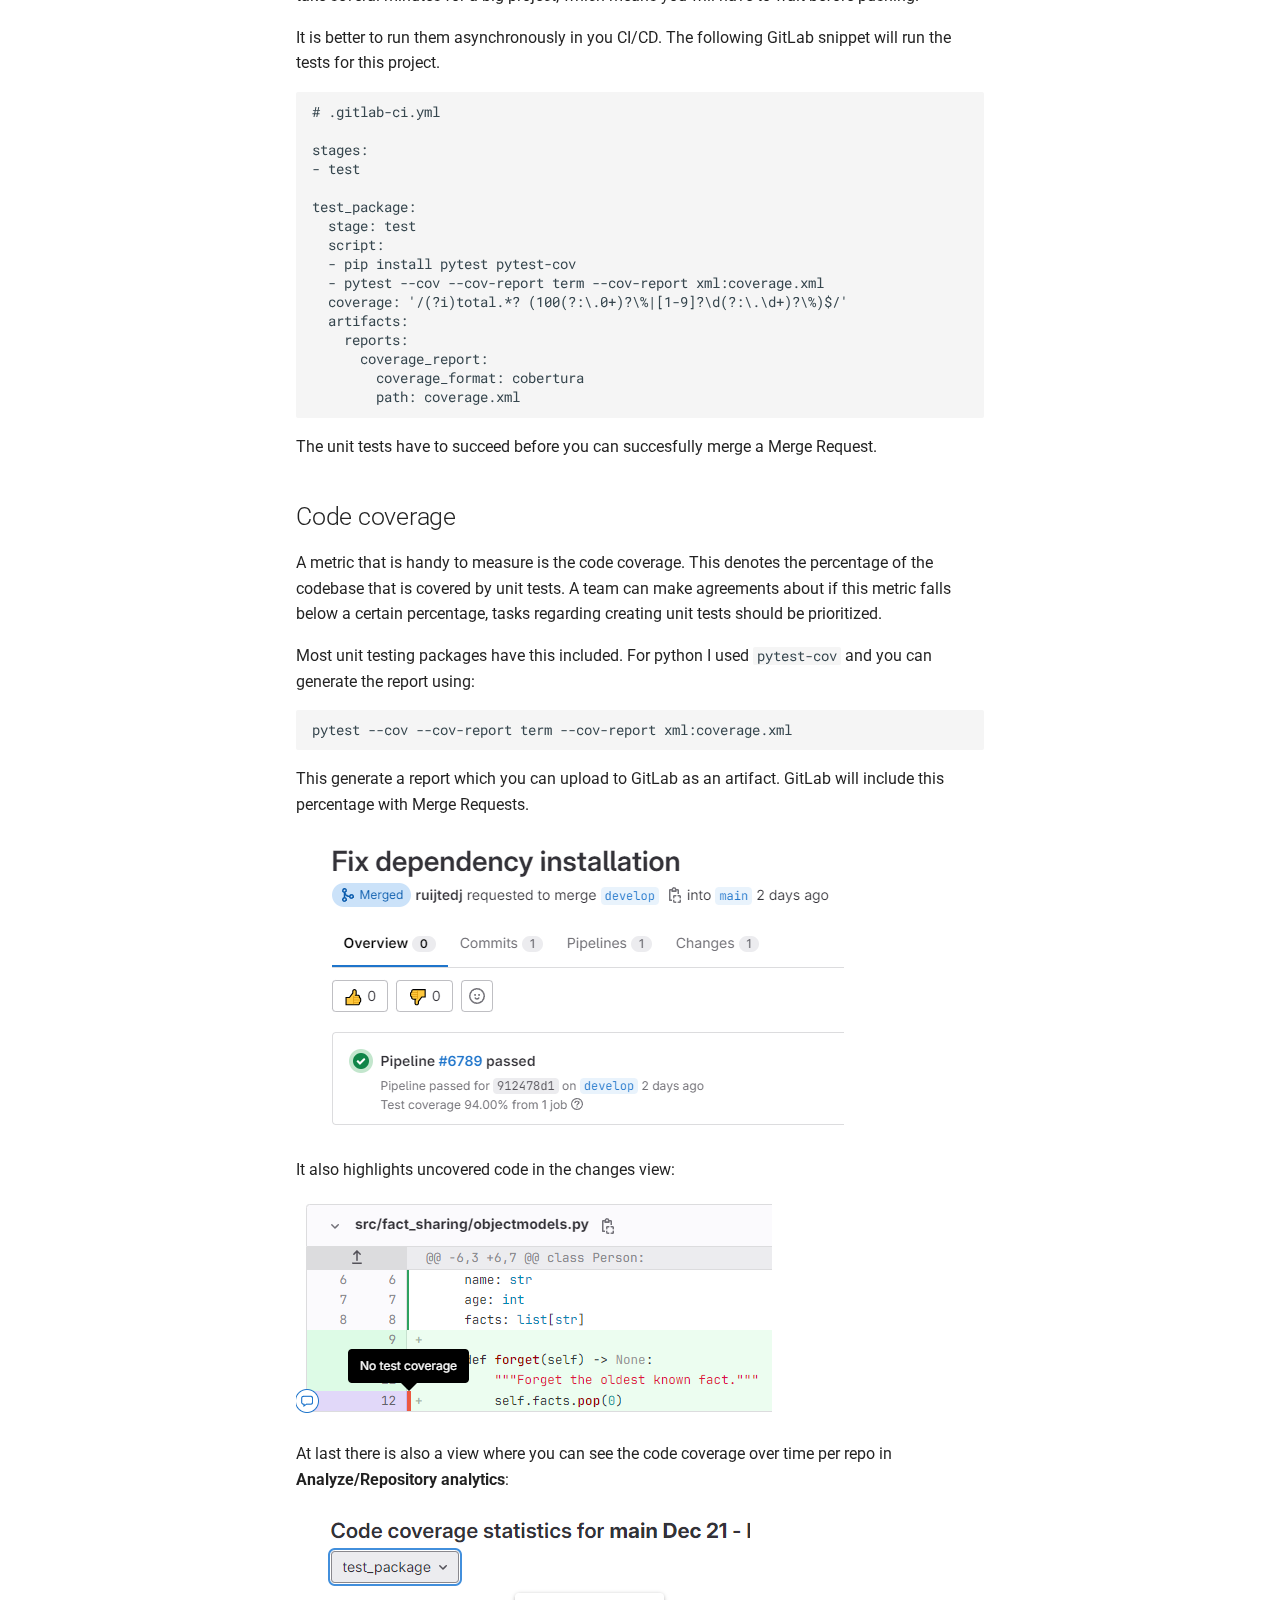
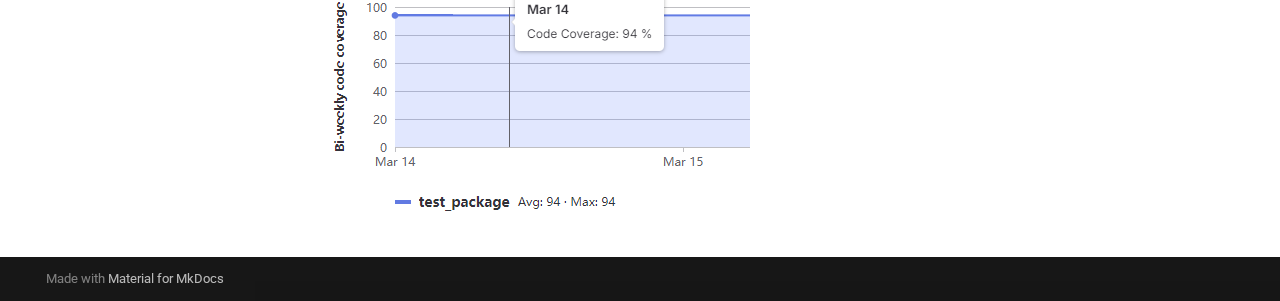
<file: devops/unit_testing/index.html>
<!doctype html>
<html lang="en" class="no-js">
  <head>
    
      <meta charset="utf-8">
      <meta name="viewport" content="width=device-width,initial-scale=1">
      
      
      
        <link rel="canonical" href="https://example.com/devops/unit_testing/">
      
      
        <link rel="prev" href="../linting/">
      
      
        <link rel="next" href="../documentation/">
      
      
      <link rel="icon" href="../../assets/favicon.ico">
      <meta name="generator" content="mkdocs-1.5.3, mkdocs-material-9.5.15">
    
    
      
        <title>Unit testing - Fact Sharing</title>
      
    
    
      <link rel="stylesheet" href="../../assets/stylesheets/main.7e359304.min.css">
      
        
        <link rel="stylesheet" href="../../assets/stylesheets/palette.06af60db.min.css">
      
      


    
    
      
    
    
      
        
        
        <link rel="preconnect" href="https://fonts.gstatic.com" crossorigin>
        <link rel="stylesheet" href="https://fonts.googleapis.com/css?family=Roboto:300,300i,400,400i,700,700i%7CRoboto+Mono:400,400i,700,700i&display=fallback">
        <style>:root{--md-text-font:"Roboto";--md-code-font:"Roboto Mono"}</style>
      
    
    
      <link rel="stylesheet" href="../../assets/_mkdocstrings.css">
    
      <link rel="stylesheet" href="../../stylesheets/extra.css">
    
    <script>__md_scope=new URL("../..",location),__md_hash=e=>[...e].reduce((e,_)=>(e<<5)-e+_.charCodeAt(0),0),__md_get=(e,_=localStorage,t=__md_scope)=>JSON.parse(_.getItem(t.pathname+"."+e)),__md_set=(e,_,t=localStorage,a=__md_scope)=>{try{t.setItem(a.pathname+"."+e,JSON.stringify(_))}catch(e){}}</script>
    
      

    
    
    
  </head>
  
  
    
    
      
    
    
    
    
    <body dir="ltr" data-md-color-scheme="default" data-md-color-primary="custom" data-md-color-accent="custom">
  
    
    <input class="md-toggle" data-md-toggle="drawer" type="checkbox" id="__drawer" autocomplete="off">
    <input class="md-toggle" data-md-toggle="search" type="checkbox" id="__search" autocomplete="off">
    <label class="md-overlay" for="__drawer"></label>
    <div data-md-component="skip">
      
        
        <a href="#unit-testing" class="md-skip">
          Skip to content
        </a>
      
    </div>
    <div data-md-component="announce">
      
    </div>
    
    
      

  

<header class="md-header md-header--shadow" data-md-component="header">
  <nav class="md-header__inner md-grid" aria-label="Header">
    <a href="../.." title="Fact Sharing" class="md-header__button md-logo" aria-label="Fact Sharing" data-md-component="logo">
      
  <img src="../../assets/logo.png" alt="logo">

    </a>
    <label class="md-header__button md-icon" for="__drawer">
      
      <svg xmlns="http://www.w3.org/2000/svg" viewBox="0 0 24 24"><path d="M3 6h18v2H3V6m0 5h18v2H3v-2m0 5h18v2H3v-2Z"/></svg>
    </label>
    <div class="md-header__title" data-md-component="header-title">
      <div class="md-header__ellipsis">
        <div class="md-header__topic">
          <span class="md-ellipsis">
            Fact Sharing
          </span>
        </div>
        <div class="md-header__topic" data-md-component="header-topic">
          <span class="md-ellipsis">
            
              Unit testing
            
          </span>
        </div>
      </div>
    </div>
    
      
        <form class="md-header__option" data-md-component="palette">
  
    
    
    
    <input class="md-option" data-md-color-media="(prefers-color-scheme: light)" data-md-color-scheme="default" data-md-color-primary="custom" data-md-color-accent="custom"  aria-label="Switch to dark mode"  type="radio" name="__palette" id="__palette_0">
    
      <label class="md-header__button md-icon" title="Switch to dark mode" for="__palette_1" hidden>
        <svg xmlns="http://www.w3.org/2000/svg" viewBox="0 0 24 24"><path d="m17.75 4.09-2.53 1.94.91 3.06-2.63-1.81-2.63 1.81.91-3.06-2.53-1.94L12.44 4l1.06-3 1.06 3 3.19.09m3.5 6.91-1.64 1.25.59 1.98-1.7-1.17-1.7 1.17.59-1.98L15.75 11l2.06-.05L18.5 9l.69 1.95 2.06.05m-2.28 4.95c.83-.08 1.72 1.1 1.19 1.85-.32.45-.66.87-1.08 1.27C15.17 23 8.84 23 4.94 19.07c-3.91-3.9-3.91-10.24 0-14.14.4-.4.82-.76 1.27-1.08.75-.53 1.93.36 1.85 1.19-.27 2.86.69 5.83 2.89 8.02a9.96 9.96 0 0 0 8.02 2.89m-1.64 2.02a12.08 12.08 0 0 1-7.8-3.47c-2.17-2.19-3.33-5-3.49-7.82-2.81 3.14-2.7 7.96.31 10.98 3.02 3.01 7.84 3.12 10.98.31Z"/></svg>
      </label>
    
  
    
    
    
    <input class="md-option" data-md-color-media="(prefers-color-scheme: dark)" data-md-color-scheme="slate" data-md-color-primary="custom" data-md-color-accent="custom"  aria-label="Switch to light mode"  type="radio" name="__palette" id="__palette_1">
    
      <label class="md-header__button md-icon" title="Switch to light mode" for="__palette_0" hidden>
        <svg xmlns="http://www.w3.org/2000/svg" viewBox="0 0 24 24"><path d="M12 7a5 5 0 0 1 5 5 5 5 0 0 1-5 5 5 5 0 0 1-5-5 5 5 0 0 1 5-5m0 2a3 3 0 0 0-3 3 3 3 0 0 0 3 3 3 3 0 0 0 3-3 3 3 0 0 0-3-3m0-7 2.39 3.42C13.65 5.15 12.84 5 12 5c-.84 0-1.65.15-2.39.42L12 2M3.34 7l4.16-.35A7.2 7.2 0 0 0 5.94 8.5c-.44.74-.69 1.5-.83 2.29L3.34 7m.02 10 1.76-3.77a7.131 7.131 0 0 0 2.38 4.14L3.36 17M20.65 7l-1.77 3.79a7.023 7.023 0 0 0-2.38-4.15l4.15.36m-.01 10-4.14.36c.59-.51 1.12-1.14 1.54-1.86.42-.73.69-1.5.83-2.29L20.64 17M12 22l-2.41-3.44c.74.27 1.55.44 2.41.44.82 0 1.63-.17 2.37-.44L12 22Z"/></svg>
      </label>
    
  
</form>
      
    
    
      <script>var media,input,key,value,palette=__md_get("__palette");if(palette&&palette.color){"(prefers-color-scheme)"===palette.color.media&&(media=matchMedia("(prefers-color-scheme: light)"),input=document.querySelector(media.matches?"[data-md-color-media='(prefers-color-scheme: light)']":"[data-md-color-media='(prefers-color-scheme: dark)']"),palette.color.media=input.getAttribute("data-md-color-media"),palette.color.scheme=input.getAttribute("data-md-color-scheme"),palette.color.primary=input.getAttribute("data-md-color-primary"),palette.color.accent=input.getAttribute("data-md-color-accent"));for([key,value]of Object.entries(palette.color))document.body.setAttribute("data-md-color-"+key,value)}</script>
    
    
    
      <label class="md-header__button md-icon" for="__search">
        
        <svg xmlns="http://www.w3.org/2000/svg" viewBox="0 0 24 24"><path d="M9.5 3A6.5 6.5 0 0 1 16 9.5c0 1.61-.59 3.09-1.56 4.23l.27.27h.79l5 5-1.5 1.5-5-5v-.79l-.27-.27A6.516 6.516 0 0 1 9.5 16 6.5 6.5 0 0 1 3 9.5 6.5 6.5 0 0 1 9.5 3m0 2C7 5 5 7 5 9.5S7 14 9.5 14 14 12 14 9.5 12 5 9.5 5Z"/></svg>
      </label>
      <div class="md-search" data-md-component="search" role="dialog">
  <label class="md-search__overlay" for="__search"></label>
  <div class="md-search__inner" role="search">
    <form class="md-search__form" name="search">
      <input type="text" class="md-search__input" name="query" aria-label="Search" placeholder="Search" autocapitalize="off" autocorrect="off" autocomplete="off" spellcheck="false" data-md-component="search-query" required>
      <label class="md-search__icon md-icon" for="__search">
        
        <svg xmlns="http://www.w3.org/2000/svg" viewBox="0 0 24 24"><path d="M9.5 3A6.5 6.5 0 0 1 16 9.5c0 1.61-.59 3.09-1.56 4.23l.27.27h.79l5 5-1.5 1.5-5-5v-.79l-.27-.27A6.516 6.516 0 0 1 9.5 16 6.5 6.5 0 0 1 3 9.5 6.5 6.5 0 0 1 9.5 3m0 2C7 5 5 7 5 9.5S7 14 9.5 14 14 12 14 9.5 12 5 9.5 5Z"/></svg>
        
        <svg xmlns="http://www.w3.org/2000/svg" viewBox="0 0 24 24"><path d="M20 11v2H8l5.5 5.5-1.42 1.42L4.16 12l7.92-7.92L13.5 5.5 8 11h12Z"/></svg>
      </label>
      <nav class="md-search__options" aria-label="Search">
        
        <button type="reset" class="md-search__icon md-icon" title="Clear" aria-label="Clear" tabindex="-1">
          
          <svg xmlns="http://www.w3.org/2000/svg" viewBox="0 0 24 24"><path d="M19 6.41 17.59 5 12 10.59 6.41 5 5 6.41 10.59 12 5 17.59 6.41 19 12 13.41 17.59 19 19 17.59 13.41 12 19 6.41Z"/></svg>
        </button>
      </nav>
      
    </form>
    <div class="md-search__output">
      <div class="md-search__scrollwrap" data-md-scrollfix>
        <div class="md-search-result" data-md-component="search-result">
          <div class="md-search-result__meta">
            Initializing search
          </div>
          <ol class="md-search-result__list" role="presentation"></ol>
        </div>
      </div>
    </div>
  </div>
</div>
    
    
      <div class="md-header__source">
        <a href="https://gitl01-int-p.rivm.nl/EPI/knowledgesharing/pythonpackage" title="Go to repository" class="md-source" data-md-component="source">
  <div class="md-source__icon md-icon">
    
    <svg xmlns="http://www.w3.org/2000/svg" viewBox="0 0 448 512"><!--! Font Awesome Free 6.5.1 by @fontawesome - https://fontawesome.com License - https://fontawesome.com/license/free (Icons: CC BY 4.0, Fonts: SIL OFL 1.1, Code: MIT License) Copyright 2023 Fonticons, Inc.--><path d="M439.55 236.05 244 40.45a28.87 28.87 0 0 0-40.81 0l-40.66 40.63 51.52 51.52c27.06-9.14 52.68 16.77 43.39 43.68l49.66 49.66c34.23-11.8 61.18 31 35.47 56.69-26.49 26.49-70.21-2.87-56-37.34L240.22 199v121.85c25.3 12.54 22.26 41.85 9.08 55a34.34 34.34 0 0 1-48.55 0c-17.57-17.6-11.07-46.91 11.25-56v-123c-20.8-8.51-24.6-30.74-18.64-45L142.57 101 8.45 235.14a28.86 28.86 0 0 0 0 40.81l195.61 195.6a28.86 28.86 0 0 0 40.8 0l194.69-194.69a28.86 28.86 0 0 0 0-40.81z"/></svg>
  </div>
  <div class="md-source__repository">
    Gitl01-Int-P
  </div>
</a>
      </div>
    
  </nav>
  
</header>
    
    <div class="md-container" data-md-component="container">
      
      
        
          
        
      
      <main class="md-main" data-md-component="main">
        <div class="md-main__inner md-grid">
          
            
              
              <div class="md-sidebar md-sidebar--primary" data-md-component="sidebar" data-md-type="navigation" >
                <div class="md-sidebar__scrollwrap">
                  <div class="md-sidebar__inner">
                    



<nav class="md-nav md-nav--primary" aria-label="Navigation" data-md-level="0">
  <label class="md-nav__title" for="__drawer">
    <a href="../.." title="Fact Sharing" class="md-nav__button md-logo" aria-label="Fact Sharing" data-md-component="logo">
      
  <img src="../../assets/logo.png" alt="logo">

    </a>
    Fact Sharing
  </label>
  
    <div class="md-nav__source">
      <a href="https://gitl01-int-p.rivm.nl/EPI/knowledgesharing/pythonpackage" title="Go to repository" class="md-source" data-md-component="source">
  <div class="md-source__icon md-icon">
    
    <svg xmlns="http://www.w3.org/2000/svg" viewBox="0 0 448 512"><!--! Font Awesome Free 6.5.1 by @fontawesome - https://fontawesome.com License - https://fontawesome.com/license/free (Icons: CC BY 4.0, Fonts: SIL OFL 1.1, Code: MIT License) Copyright 2023 Fonticons, Inc.--><path d="M439.55 236.05 244 40.45a28.87 28.87 0 0 0-40.81 0l-40.66 40.63 51.52 51.52c27.06-9.14 52.68 16.77 43.39 43.68l49.66 49.66c34.23-11.8 61.18 31 35.47 56.69-26.49 26.49-70.21-2.87-56-37.34L240.22 199v121.85c25.3 12.54 22.26 41.85 9.08 55a34.34 34.34 0 0 1-48.55 0c-17.57-17.6-11.07-46.91 11.25-56v-123c-20.8-8.51-24.6-30.74-18.64-45L142.57 101 8.45 235.14a28.86 28.86 0 0 0 0 40.81l195.61 195.6a28.86 28.86 0 0 0 40.8 0l194.69-194.69a28.86 28.86 0 0 0 0-40.81z"/></svg>
  </div>
  <div class="md-source__repository">
    Gitl01-Int-P
  </div>
</a>
    </div>
  
  <ul class="md-nav__list" data-md-scrollfix>
    
      
      
  
  
  
  
    <li class="md-nav__item">
      <a href="../.." class="md-nav__link">
        
  
  <span class="md-ellipsis">
    Home
  </span>
  

      </a>
    </li>
  

    
      
      
  
  
    
  
  
  
    
    
    
    
    <li class="md-nav__item md-nav__item--active md-nav__item--nested">
      
        
        
        <input class="md-nav__toggle md-toggle " type="checkbox" id="__nav_2" checked>
        
          
          <label class="md-nav__link" for="__nav_2" id="__nav_2_label" tabindex="0">
            
  
  <span class="md-ellipsis">
    DevOps
  </span>
  

            <span class="md-nav__icon md-icon"></span>
          </label>
        
        <nav class="md-nav" data-md-level="1" aria-labelledby="__nav_2_label" aria-expanded="true">
          <label class="md-nav__title" for="__nav_2">
            <span class="md-nav__icon md-icon"></span>
            DevOps
          </label>
          <ul class="md-nav__list" data-md-scrollfix>
            
              
                
  
  
  
  
    <li class="md-nav__item">
      <a href="../linting/" class="md-nav__link">
        
  
  <span class="md-ellipsis">
    Linting
  </span>
  

      </a>
    </li>
  

              
            
              
                
  
  
    
  
  
  
    <li class="md-nav__item md-nav__item--active">
      
      <input class="md-nav__toggle md-toggle" type="checkbox" id="__toc">
      
      
        
      
      
        <label class="md-nav__link md-nav__link--active" for="__toc">
          
  
  <span class="md-ellipsis">
    Unit testing
  </span>
  

          <span class="md-nav__icon md-icon"></span>
        </label>
      
      <a href="./" class="md-nav__link md-nav__link--active">
        
  
  <span class="md-ellipsis">
    Unit testing
  </span>
  

      </a>
      
        

<nav class="md-nav md-nav--secondary" aria-label="Table of contents">
  
  
  
    
  
  
    <label class="md-nav__title" for="__toc">
      <span class="md-nav__icon md-icon"></span>
      Table of contents
    </label>
    <ul class="md-nav__list" data-md-component="toc" data-md-scrollfix>
      
        <li class="md-nav__item">
  <a href="#writing-unit-tests" class="md-nav__link">
    <span class="md-ellipsis">
      Writing unit tests
    </span>
  </a>
  
    <nav class="md-nav" aria-label="Writing unit tests">
      <ul class="md-nav__list">
        
          <li class="md-nav__item">
  <a href="#what-to-test" class="md-nav__link">
    <span class="md-ellipsis">
      What to test?
    </span>
  </a>
  
</li>
        
          <li class="md-nav__item">
  <a href="#structure-code-for-unit-tests" class="md-nav__link">
    <span class="md-ellipsis">
      Structure code for unit tests
    </span>
  </a>
  
    <nav class="md-nav" aria-label="Structure code for unit tests">
      <ul class="md-nav__list">
        
          <li class="md-nav__item">
  <a href="#single-responsibility" class="md-nav__link">
    <span class="md-ellipsis">
      Single responsibility
    </span>
  </a>
  
</li>
        
          <li class="md-nav__item">
  <a href="#service-interactions-and-mocking" class="md-nav__link">
    <span class="md-ellipsis">
      Service interactions and mocking
    </span>
  </a>
  
</li>
        
      </ul>
    </nav>
  
</li>
        
      </ul>
    </nav>
  
</li>
      
        <li class="md-nav__item">
  <a href="#running-the-tests" class="md-nav__link">
    <span class="md-ellipsis">
      Running the tests
    </span>
  </a>
  
</li>
      
        <li class="md-nav__item">
  <a href="#code-coverage" class="md-nav__link">
    <span class="md-ellipsis">
      Code coverage
    </span>
  </a>
  
</li>
      
    </ul>
  
</nav>
      
    </li>
  

              
            
              
                
  
  
  
  
    <li class="md-nav__item">
      <a href="../documentation/" class="md-nav__link">
        
  
  <span class="md-ellipsis">
    Documentation
  </span>
  

      </a>
    </li>
  

              
            
              
                
  
  
  
  
    <li class="md-nav__item">
      <a href="../packaging/" class="md-nav__link">
        
  
  <span class="md-ellipsis">
    Packaging
  </span>
  

      </a>
    </li>
  

              
            
              
                
  
  
  
  
    <li class="md-nav__item">
      <a href="../checks/" class="md-nav__link">
        
  
  <span class="md-ellipsis">
    Checks
  </span>
  

      </a>
    </li>
  

              
            
          </ul>
        </nav>
      
    </li>
  

    
      
      
  
  
  
  
    <li class="md-nav__item">
      <a href="../../reference/" class="md-nav__link">
        
  
  <span class="md-ellipsis">
    Reference
  </span>
  

      </a>
    </li>
  

    
  </ul>
</nav>
                  </div>
                </div>
              </div>
            
            
              
              <div class="md-sidebar md-sidebar--secondary" data-md-component="sidebar" data-md-type="toc" >
                <div class="md-sidebar__scrollwrap">
                  <div class="md-sidebar__inner">
                    

<nav class="md-nav md-nav--secondary" aria-label="Table of contents">
  
  
  
    
  
  
    <label class="md-nav__title" for="__toc">
      <span class="md-nav__icon md-icon"></span>
      Table of contents
    </label>
    <ul class="md-nav__list" data-md-component="toc" data-md-scrollfix>
      
        <li class="md-nav__item">
  <a href="#writing-unit-tests" class="md-nav__link">
    <span class="md-ellipsis">
      Writing unit tests
    </span>
  </a>
  
    <nav class="md-nav" aria-label="Writing unit tests">
      <ul class="md-nav__list">
        
          <li class="md-nav__item">
  <a href="#what-to-test" class="md-nav__link">
    <span class="md-ellipsis">
      What to test?
    </span>
  </a>
  
</li>
        
          <li class="md-nav__item">
  <a href="#structure-code-for-unit-tests" class="md-nav__link">
    <span class="md-ellipsis">
      Structure code for unit tests
    </span>
  </a>
  
    <nav class="md-nav" aria-label="Structure code for unit tests">
      <ul class="md-nav__list">
        
          <li class="md-nav__item">
  <a href="#single-responsibility" class="md-nav__link">
    <span class="md-ellipsis">
      Single responsibility
    </span>
  </a>
  
</li>
        
          <li class="md-nav__item">
  <a href="#service-interactions-and-mocking" class="md-nav__link">
    <span class="md-ellipsis">
      Service interactions and mocking
    </span>
  </a>
  
</li>
        
      </ul>
    </nav>
  
</li>
        
      </ul>
    </nav>
  
</li>
      
        <li class="md-nav__item">
  <a href="#running-the-tests" class="md-nav__link">
    <span class="md-ellipsis">
      Running the tests
    </span>
  </a>
  
</li>
      
        <li class="md-nav__item">
  <a href="#code-coverage" class="md-nav__link">
    <span class="md-ellipsis">
      Code coverage
    </span>
  </a>
  
</li>
      
    </ul>
  
</nav>
                  </div>
                </div>
              </div>
            
          
          
            <div class="md-content" data-md-component="content">
              <article class="md-content__inner md-typeset">
                
                  


<h1 id="unit-testing">Unit testing</h1>
<p>There is multiple types of testing:</p>
<ul>
<li><strong>Unit testing</strong>, does the function/class behave as expected.</li>
<li><strong>Integration testing</strong>, does the code behave as expected when integrated with other code/databases/API's.</li>
<li><strong>End-to-end testing</strong>, does the complete product behave as expected for the user.</li>
</ul>
<p>Especially unit tests are easy to implement in your work flow, as they are easy to write and run.</p>
<h2 id="writing-unit-tests">Writing unit tests</h2>
<h3 id="what-to-test">What to test?</h3>
<ul>
<li>Success on likely case with parameters you expect.</li>
<li>Success on case with empty lists and None (null) for each input.</li>
<li>If the function can raise exceptions/errors, check if it does.</li>
</ul>
<p>For example:</p>
<pre><code class="language-python">class TestForgetFact(unittest.TestCase):
    def test_forget_success(self) -&gt; None:
        &quot;&quot;&quot;Test if it forgets a fact.&quot;&quot;&quot;
        facts = {
            &quot;The world's oldest cat lived to 38 years and three days old.&quot;,
            &quot;Giraffes are 30 times more likely to get hit by lightning than people.&quot;,
        }
        person = Person(&quot;Ben&quot;, 45, facts)
        person.forget_fact()
        assert len(person.facts) == 1

    def test_no_fact(self) -&gt; None:
        &quot;&quot;&quot;Test if it doesn't crash when there are no facts.&quot;&quot;&quot;
        person = Person(&quot;Ben&quot;, 45, [])
        try:
            person.forget_fact()
        except TypeError as e:
            msg = &quot;Forgetting empty facts crashed.&quot;
            raise AssertionError(msg) from e
</code></pre>
<h3 id="structure-code-for-unit-tests">Structure code for unit tests</h3>
<p>It is important that the code is structured in a way that makes it easier to test. This means functions should have a single responsibility, with well-defined in- and outputs and no side effects. Make sure interacting with services or databases is not mixed with business logic.</p>
<h4 id="single-responsibility">Single responsibility</h4>
<p>When a function does too much work, there is many different combinations to test. For example a function <code>def preprocess()</code> that does:</p>
<ul>
<li>Data cleaning</li>
<li>Data imputation</li>
<li>Feature engineering</li>
<li>Logging</li>
</ul>
<p>You will have to test all the different combinations of inputs parameters for the different steps, blowing up the number of tests you will have to write. This is a <strong>integration test</strong> and <strong>unit test</strong> in one.
The better approach would be making separate functions for each step and testing them separately. The whole process can be tested in an integration test.</p>
<h4 id="service-interactions-and-mocking">Service interactions and mocking</h4>
<p>Avoid mixing in interactions with external services in a function that also contains critical, functional logic. If there is a function <code>def get_data()</code> that both gets the data and does some transformation on it, then the transformation part is hard to unit test.</p>
<p>You can still test a function with side effects by properly using <strong>dependency injection</strong> and <strong>mocking</strong> the connection.</p>
<p><strong>Don't do:</strong></p>
<pre><code class="language-python">def get_data() -&gt; dict[str, int]:
    connection = Connection()
    api = API(connection)
    data = api.retrieve_data()

    processed_data = transform(data)
    return processed_data

data = get_data()
</code></pre>
<p><strong>Do:</strong></p>
<pre><code class="language-python">def get_data(api: API) -&gt; dict[str, int]:
    data = api.retrieve_data()

    processed_data = transform(data)
    return processed_data


connection = Connection()
api = API(connection)
data = get_data(api)
</code></pre>
<p>and the test:</p>
<pre><code class="language-python">class MockAPI:
    def __init__(self, data: dict[str, int]) -&gt; None:
        self.data = data

    def retrieve_data(self) -&gt; dict[str, int]:
        return self.data

def test_get_data():
    api = MockAPI({&quot;test&quot;:1})
    assert get_data(api)
</code></pre>
<h2 id="running-the-tests">Running the tests</h2>
<p>You can always run unit tests from console. Most IDE's have plugins for running unit tests. In this project I used <code>unittest</code>-package to create the unit tests and the <code>pytest</code> package to view and run them in VScode.</p>
<p><img alt="Unit test IDE" src="../../assets/unit_test.png" /></p>
<p>It is a good practice to run your unit test before committing new code. It is not advised to add unit tests to the pre-commit hook as described in <a href="../linting/#pre-commit-hook">Linting</a>. The reason is that running unit tests can take several minutes for a big project, which means you will have to wait before pushing.</p>
<p>It is better to run them asynchronously in you CI/CD. The following GitLab snippet will run the tests for this project.</p>
<pre><code class="language-yaml"># .gitlab-ci.yml

stages:
- test

test_package:
  stage: test
  script:
  - pip install pytest pytest-cov
  - pytest --cov --cov-report term --cov-report xml:coverage.xml
  coverage: '/(?i)total.*? (100(?:\.0+)?\%|[1-9]?\d(?:\.\d+)?\%)$/'
  artifacts:
    reports:
      coverage_report:
        coverage_format: cobertura
        path: coverage.xml
</code></pre>
<p>The unit tests have to succeed before you can succesfully merge a Merge Request.</p>
<h2 id="code-coverage">Code coverage</h2>
<p>A metric that is handy to measure is the code coverage. This denotes the percentage of the codebase that is covered by unit tests. A team can make agreements about if this metric falls below a certain percentage, tasks regarding creating unit tests should be prioritized.</p>
<p>Most unit testing packages have this included. For python I used <code>pytest-cov</code> and you can generate the report using:</p>
<pre><code>pytest --cov --cov-report term --cov-report xml:coverage.xml
</code></pre>
<p>This generate a report which you can upload to GitLab as an artifact. GitLab will include this percentage with Merge Requests.</p>
<p><img alt="Code coverage Merge Request" src="../../assets/code_coverage.png" /></p>
<p>It also highlights uncovered code in the changes view:</p>
<p><img alt="Code coverage changes" src="../../assets/code_coverage2.png" /></p>
<p>At last there is also a view where you can see the code coverage over time per repo in <strong>Analyze/Repository analytics</strong>:</p>
<p><img alt="Code coverage graph" src="../../assets/code_coverage3.png" /></p>












                
              </article>
            </div>
          
          
<script>var target=document.getElementById(location.hash.slice(1));target&&target.name&&(target.checked=target.name.startsWith("__tabbed_"))</script>
        </div>
        
      </main>
      
        <footer class="md-footer">
  
  <div class="md-footer-meta md-typeset">
    <div class="md-footer-meta__inner md-grid">
      <div class="md-copyright">
  
  
    Made with
    <a href="https://squidfunk.github.io/mkdocs-material/" target="_blank" rel="noopener">
      Material for MkDocs
    </a>
  
</div>
      
    </div>
  </div>
</footer>
      
    </div>
    <div class="md-dialog" data-md-component="dialog">
      <div class="md-dialog__inner md-typeset"></div>
    </div>
    
    
    <script id="__config" type="application/json">{"base": "../..", "features": [], "search": "../../assets/javascripts/workers/search.b8dbb3d2.min.js", "translations": {"clipboard.copied": "Copied to clipboard", "clipboard.copy": "Copy to clipboard", "search.result.more.one": "1 more on this page", "search.result.more.other": "# more on this page", "search.result.none": "No matching documents", "search.result.one": "1 matching document", "search.result.other": "# matching documents", "search.result.placeholder": "Type to start searching", "search.result.term.missing": "Missing", "select.version": "Select version"}}</script>
    
    
      <script src="../../assets/javascripts/bundle.bd41221c.min.js"></script>
      
    
  </body>
</html>
</file>
<file: assets/_mkdocstrings.css>
/* Avoid breaking parameter names, etc. in table cells. */
.doc-contents td code {
  word-break: normal !important;
}

/* No line break before first paragraph of descriptions. */
.doc-md-description,
.doc-md-description>p:first-child {
  display: inline;
}

/* Max width for docstring sections tables. */
.doc .md-typeset__table,
.doc .md-typeset__table table {
  display: table !important;
  width: 100%;
}

.doc .md-typeset__table tr {
  display: table-row;
}

/* Defaults in Spacy table style. */
.doc-param-default {
  float: right;
}

/* Symbols in Navigation and ToC. */
:root,
[data-md-color-scheme="default"] {
  --doc-symbol-attribute-fg-color: #953800;
  --doc-symbol-function-fg-color: #8250df;
  --doc-symbol-method-fg-color: #8250df;
  --doc-symbol-class-fg-color: #0550ae;
  --doc-symbol-module-fg-color: #5cad0f;

  --doc-symbol-attribute-bg-color: #9538001a;
  --doc-symbol-function-bg-color: #8250df1a;
  --doc-symbol-method-bg-color: #8250df1a;
  --doc-symbol-class-bg-color: #0550ae1a;
  --doc-symbol-module-bg-color: #5cad0f1a;
}

[data-md-color-scheme="slate"] {
  --doc-symbol-attribute-fg-color: #ffa657;
  --doc-symbol-function-fg-color: #d2a8ff;
  --doc-symbol-method-fg-color: #d2a8ff;
  --doc-symbol-class-fg-color: #79c0ff;
  --doc-symbol-module-fg-color: #baff79;

  --doc-symbol-attribute-bg-color: #ffa6571a;
  --doc-symbol-function-bg-color: #d2a8ff1a;
  --doc-symbol-method-bg-color: #d2a8ff1a;
  --doc-symbol-class-bg-color: #79c0ff1a;
  --doc-symbol-module-bg-color: #baff791a;
}

code.doc-symbol {
  border-radius: .1rem;
  font-size: .85em;
  padding: 0 .3em;
  font-weight: bold;
}

code.doc-symbol-attribute {
  color: var(--doc-symbol-attribute-fg-color);
  background-color: var(--doc-symbol-attribute-bg-color);
}

code.doc-symbol-attribute::after {
  content: "attr";
}

code.doc-symbol-function {
  color: var(--doc-symbol-function-fg-color);
  background-color: var(--doc-symbol-function-bg-color);
}

code.doc-symbol-function::after {
  content: "func";
}

code.doc-symbol-method {
  color: var(--doc-symbol-method-fg-color);
  background-color: var(--doc-symbol-method-bg-color);
}

code.doc-symbol-method::after {
  content: "meth";
}

code.doc-symbol-class {
  color: var(--doc-symbol-class-fg-color);
  background-color: var(--doc-symbol-class-bg-color);
}

code.doc-symbol-class::after {
  content: "class";
}

code.doc-symbol-module {
  color: var(--doc-symbol-module-fg-color);
  background-color: var(--doc-symbol-module-bg-color);
}

code.doc-symbol-module::after {
  content: "mod";
}
</file>
<file: stylesheets/extra.css>
:root {
    --md-primary-fg-color:        rgba(202, 0, 93, 1);
    --md-primary-fg-color--light: rgba(202, 0, 93, 1);
    --md-primary-fg-color--dark:  rgba(21, 66, 115, 1);

    --md-accent-fg-color:                rgba(202, 0, 93, 1);
    --md-accent-fg-color--transparent:   rgba(202, 0, 93, 0.1);
    --md-accent-bg-color:                hsla(0, 0%, 100%, 1);
    --md-accent-bg-color--light:         hsla(0, 0%, 100%, 0.7);

    --md-code-hl-color:                  rgba(202, 0, 93, 1);
    --md-code-hl-color--light:           rgba(202, 0, 93, 1);
}
</file>
<file: assets/stylesheets/main.7e359304.min.css>
@charset "UTF-8";html{-webkit-text-size-adjust:none;-moz-text-size-adjust:none;text-size-adjust:none;box-sizing:border-box}*,:after,:before{box-sizing:inherit}@media (prefers-reduced-motion){*,:after,:before{transition:none!important}}body{margin:0}a,button,input,label{-webkit-tap-highlight-color:transparent}a{color:inherit;text-decoration:none}hr{border:0;box-sizing:initial;display:block;height:.05rem;overflow:visible;padding:0}small{font-size:80%}sub,sup{line-height:1em}img{border-style:none}table{border-collapse:initial;border-spacing:0}td,th{font-weight:400;vertical-align:top}button{background:#0000;border:0;font-family:inherit;font-size:inherit;margin:0;padding:0}input{border:0;outline:none}:root{--md-primary-fg-color:#4051b5;--md-primary-fg-color--light:#5d6cc0;--md-primary-fg-color--dark:#303fa1;--md-primary-bg-color:#fff;--md-primary-bg-color--light:#ffffffb3;--md-accent-fg-color:#526cfe;--md-accent-fg-color--transparent:#526cfe1a;--md-accent-bg-color:#fff;--md-accent-bg-color--light:#ffffffb3}[data-md-color-scheme=default]{color-scheme:light}[data-md-color-scheme=default] img[src$="#gh-dark-mode-only"],[data-md-color-scheme=default] img[src$="#only-dark"]{display:none}:root,[data-md-color-scheme=default]{--md-hue:225deg;--md-default-fg-color:#000000de;--md-default-fg-color--light:#0000008a;--md-default-fg-color--lighter:#00000052;--md-default-fg-color--lightest:#00000012;--md-default-bg-color:#fff;--md-default-bg-color--light:#ffffffb3;--md-default-bg-color--lighter:#ffffff4d;--md-default-bg-color--lightest:#ffffff1f;--md-code-fg-color:#36464e;--md-code-bg-color:#f5f5f5;--md-code-hl-color:#4287ff;--md-code-hl-color--light:#4287ff1a;--md-code-hl-number-color:#d52a2a;--md-code-hl-special-color:#db1457;--md-code-hl-function-color:#a846b9;--md-code-hl-constant-color:#6e59d9;--md-code-hl-keyword-color:#3f6ec6;--md-code-hl-string-color:#1c7d4d;--md-code-hl-name-color:var(--md-code-fg-color);--md-code-hl-operator-color:var(--md-default-fg-color--light);--md-code-hl-punctuation-color:var(--md-default-fg-color--light);--md-code-hl-comment-color:var(--md-default-fg-color--light);--md-code-hl-generic-color:var(--md-default-fg-color--light);--md-code-hl-variable-color:var(--md-default-fg-color--light);--md-typeset-color:var(--md-default-fg-color);--md-typeset-a-color:var(--md-primary-fg-color);--md-typeset-del-color:#f5503d26;--md-typeset-ins-color:#0bd57026;--md-typeset-kbd-color:#fafafa;--md-typeset-kbd-accent-color:#fff;--md-typeset-kbd-border-color:#b8b8b8;--md-typeset-mark-color:#ffff0080;--md-typeset-table-color:#0000001f;--md-typeset-table-color--light:rgba(0,0,0,.035);--md-admonition-fg-color:var(--md-default-fg-color);--md-admonition-bg-color:var(--md-default-bg-color);--md-warning-fg-color:#000000de;--md-warning-bg-color:#ff9;--md-footer-fg-color:#fff;--md-footer-fg-color--light:#ffffffb3;--md-footer-fg-color--lighter:#ffffff73;--md-footer-bg-color:#000000de;--md-footer-bg-color--dark:#00000052;--md-shadow-z1:0 0.2rem 0.5rem #0000000d,0 0 0.05rem #0000001a;--md-shadow-z2:0 0.2rem 0.5rem #0000001a,0 0 0.05rem #00000040;--md-shadow-z3:0 0.2rem 0.5rem #0003,0 0 0.05rem #00000059}.md-icon svg{fill:currentcolor;display:block;height:1.2rem;width:1.2rem}body{-webkit-font-smoothing:antialiased;-moz-osx-font-smoothing:grayscale;--md-text-font-family:var(--md-text-font,_),-apple-system,BlinkMacSystemFont,Helvetica,Arial,sans-serif;--md-code-font-family:var(--md-code-font,_),SFMono-Regular,Consolas,Menlo,monospace}aside,body,input{font-feature-settings:"kern","liga";color:var(--md-typeset-color);font-family:var(--md-text-font-family)}code,kbd,pre{font-feature-settings:"kern";font-family:var(--md-code-font-family)}:root{--md-typeset-table-sort-icon:url('data:image/svg+xml;charset=utf-8,<svg xmlns="http://www.w3.org/2000/svg" viewBox="0 0 24 24"><path d="m18 21-4-4h3V7h-3l4-4 4 4h-3v10h3M2 19v-2h10v2M2 13v-2h7v2M2 7V5h4v2H2Z"/></svg>');--md-typeset-table-sort-icon--asc:url('data:image/svg+xml;charset=utf-8,<svg xmlns="http://www.w3.org/2000/svg" viewBox="0 0 24 24"><path d="M19 17h3l-4 4-4-4h3V3h2M2 17h10v2H2M6 5v2H2V5m0 6h7v2H2v-2Z"/></svg>');--md-typeset-table-sort-icon--desc:url('data:image/svg+xml;charset=utf-8,<svg xmlns="http://www.w3.org/2000/svg" viewBox="0 0 24 24"><path d="M19 7h3l-4-4-4 4h3v14h2M2 17h10v2H2M6 5v2H2V5m0 6h7v2H2v-2Z"/></svg>')}.md-typeset{-webkit-print-color-adjust:exact;color-adjust:exact;font-size:.8rem;line-height:1.6}@media print{.md-typeset{font-size:.68rem}}.md-typeset blockquote,.md-typeset dl,.md-typeset figure,.md-typeset ol,.md-typeset pre,.md-typeset ul{margin-bottom:1em;margin-top:1em}.md-typeset h1{color:var(--md-default-fg-color--light);font-size:2em;line-height:1.3;margin:0 0 1.25em}.md-typeset h1,.md-typeset h2{font-weight:300;letter-spacing:-.01em}.md-typeset h2{font-size:1.5625em;line-height:1.4;margin:1.6em 0 .64em}.md-typeset h3{font-size:1.25em;font-weight:400;letter-spacing:-.01em;line-height:1.5;margin:1.6em 0 .8em}.md-typeset h2+h3{margin-top:.8em}.md-typeset h4{font-weight:700;letter-spacing:-.01em;margin:1em 0}.md-typeset h5,.md-typeset h6{color:var(--md-default-fg-color--light);font-size:.8em;font-weight:700;letter-spacing:-.01em;margin:1.25em 0}.md-typeset h5{text-transform:uppercase}.md-typeset hr{border-bottom:.05rem solid var(--md-default-fg-color--lightest);display:flow-root;margin:1.5em 0}.md-typeset a{color:var(--md-typeset-a-color);word-break:break-word}.md-typeset a,.md-typeset a:before{transition:color 125ms}.md-typeset a:focus,.md-typeset a:hover{color:var(--md-accent-fg-color)}.md-typeset a:focus code,.md-typeset a:hover code{background-color:var(--md-accent-fg-color--transparent)}.md-typeset a code{color:currentcolor;transition:background-color 125ms}.md-typeset a.focus-visible{outline-color:var(--md-accent-fg-color);outline-offset:.2rem}.md-typeset code,.md-typeset kbd,.md-typeset pre{color:var(--md-code-fg-color);direction:ltr;font-variant-ligatures:none}@media print{.md-typeset code,.md-typeset kbd,.md-typeset pre{white-space:pre-wrap}}.md-typeset code{background-color:var(--md-code-bg-color);border-radius:.1rem;-webkit-box-decoration-break:clone;box-decoration-break:clone;font-size:.85em;padding:0 .2941176471em;word-break:break-word}.md-typeset code:not(.focus-visible){-webkit-tap-highlight-color:transparent;outline:none}.md-typeset pre{display:flow-root;line-height:1.4;position:relative}.md-typeset pre>code{-webkit-box-decoration-break:slice;box-decoration-break:slice;box-shadow:none;display:block;margin:0;outline-color:var(--md-accent-fg-color);overflow:auto;padding:.7720588235em 1.1764705882em;scrollbar-color:var(--md-default-fg-color--lighter) #0000;scrollbar-width:thin;touch-action:auto;word-break:normal}.md-typeset pre>code:hover{scrollbar-color:var(--md-accent-fg-color) #0000}.md-typeset pre>code::-webkit-scrollbar{height:.2rem;width:.2rem}.md-typeset pre>code::-webkit-scrollbar-thumb{background-color:var(--md-default-fg-color--lighter)}.md-typeset pre>code::-webkit-scrollbar-thumb:hover{background-color:var(--md-accent-fg-color)}.md-typeset kbd{background-color:var(--md-typeset-kbd-color);border-radius:.1rem;box-shadow:0 .1rem 0 .05rem var(--md-typeset-kbd-border-color),0 .1rem 0 var(--md-typeset-kbd-border-color),0 -.1rem .2rem var(--md-typeset-kbd-accent-color) inset;color:var(--md-default-fg-color);display:inline-block;font-size:.75em;padding:0 .6666666667em;vertical-align:text-top;word-break:break-word}.md-typeset mark{background-color:var(--md-typeset-mark-color);-webkit-box-decoration-break:clone;box-decoration-break:clone;color:inherit;word-break:break-word}.md-typeset abbr{border-bottom:.05rem dotted var(--md-default-fg-color--light);cursor:help;text-decoration:none}.md-typeset small{opacity:.75}[dir=ltr] .md-typeset sub,[dir=ltr] .md-typeset sup{margin-left:.078125em}[dir=rtl] .md-typeset sub,[dir=rtl] .md-typeset sup{margin-right:.078125em}[dir=ltr] .md-typeset blockquote{padding-left:.6rem}[dir=rtl] .md-typeset blockquote{padding-right:.6rem}[dir=ltr] .md-typeset blockquote{border-left:.2rem solid var(--md-default-fg-color--lighter)}[dir=rtl] .md-typeset blockquote{border-right:.2rem solid var(--md-default-fg-color--lighter)}.md-typeset blockquote{color:var(--md-default-fg-color--light);margin-left:0;margin-right:0}.md-typeset ul{list-style-type:disc}[dir=ltr] .md-typeset ol,[dir=ltr] .md-typeset ul{margin-left:.625em}[dir=rtl] .md-typeset ol,[dir=rtl] .md-typeset ul{margin-right:.625em}.md-typeset ol,.md-typeset ul{padding:0}.md-typeset ol:not([hidden]),.md-typeset ul:not([hidden]){display:flow-root}.md-typeset ol ol,.md-typeset ul ol{list-style-type:lower-alpha}.md-typeset ol ol ol,.md-typeset ul ol ol{list-style-type:lower-roman}[dir=ltr] .md-typeset ol li,[dir=ltr] .md-typeset ul li{margin-left:1.25em}[dir=rtl] .md-typeset ol li,[dir=rtl] .md-typeset ul li{margin-right:1.25em}.md-typeset ol li,.md-typeset ul li{margin-bottom:.5em}.md-typeset ol li blockquote,.md-typeset ol li p,.md-typeset ul li blockquote,.md-typeset ul li p{margin:.5em 0}.md-typeset ol li:last-child,.md-typeset ul li:last-child{margin-bottom:0}[dir=ltr] .md-typeset ol li ol,[dir=ltr] .md-typeset ol li ul,[dir=ltr] .md-typeset ul li ol,[dir=ltr] .md-typeset ul li ul{margin-left:.625em}[dir=rtl] .md-typeset ol li ol,[dir=rtl] .md-typeset ol li ul,[dir=rtl] .md-typeset ul li ol,[dir=rtl] .md-typeset ul li ul{margin-right:.625em}.md-typeset ol li ol,.md-typeset ol li ul,.md-typeset ul li ol,.md-typeset ul li ul{margin-bottom:.5em;margin-top:.5em}[dir=ltr] .md-typeset dd{margin-left:1.875em}[dir=rtl] .md-typeset dd{margin-right:1.875em}.md-typeset dd{margin-bottom:1.5em;margin-top:1em}.md-typeset img,.md-typeset svg,.md-typeset video{height:auto;max-width:100%}.md-typeset img[align=left]{margin:1em 1em 1em 0}.md-typeset img[align=right]{margin:1em 0 1em 1em}.md-typeset img[align]:only-child{margin-top:0}.md-typeset figure{display:flow-root;margin:1em auto;max-width:100%;text-align:center;width:-webkit-fit-content;width:-moz-fit-content;width:fit-content}.md-typeset figure img{display:block;margin:0 auto}.md-typeset figcaption{font-style:italic;margin:1em auto;max-width:24rem}.md-typeset iframe{max-width:100%}.md-typeset table:not([class]){background-color:var(--md-default-bg-color);border:.05rem solid var(--md-typeset-table-color);border-radius:.1rem;display:inline-block;font-size:.64rem;max-width:100%;overflow:auto;touch-action:auto}@media print{.md-typeset table:not([class]){display:table}}.md-typeset table:not([class])+*{margin-top:1.5em}.md-typeset table:not([class]) td>:first-child,.md-typeset table:not([class]) th>:first-child{margin-top:0}.md-typeset table:not([class]) td>:last-child,.md-typeset table:not([class]) th>:last-child{margin-bottom:0}.md-typeset table:not([class]) td:not([align]),.md-typeset table:not([class]) th:not([align]){text-align:left}[dir=rtl] .md-typeset table:not([class]) td:not([align]),[dir=rtl] .md-typeset table:not([class]) th:not([align]){text-align:right}.md-typeset table:not([class]) th{font-weight:700;min-width:5rem;padding:.9375em 1.25em;vertical-align:top}.md-typeset table:not([class]) td{border-top:.05rem solid var(--md-typeset-table-color);padding:.9375em 1.25em;vertical-align:top}.md-typeset table:not([class]) tbody tr{transition:background-color 125ms}.md-typeset table:not([class]) tbody tr:hover{background-color:var(--md-typeset-table-color--light);box-shadow:0 .05rem 0 var(--md-default-bg-color) inset}.md-typeset table:not([class]) a{word-break:normal}.md-typeset table th[role=columnheader]{cursor:pointer}[dir=ltr] .md-typeset table th[role=columnheader]:after{margin-left:.5em}[dir=rtl] .md-typeset table th[role=columnheader]:after{margin-right:.5em}.md-typeset table th[role=columnheader]:after{content:"";display:inline-block;height:1.2em;-webkit-mask-image:var(--md-typeset-table-sort-icon);mask-image:var(--md-typeset-table-sort-icon);-webkit-mask-repeat:no-repeat;mask-repeat:no-repeat;-webkit-mask-size:contain;mask-size:contain;transition:background-color 125ms;vertical-align:text-bottom;width:1.2em}.md-typeset table th[role=columnheader]:hover:after{background-color:var(--md-default-fg-color--lighter)}.md-typeset table th[role=columnheader][aria-sort=ascending]:after{background-color:var(--md-default-fg-color--light);-webkit-mask-image:var(--md-typeset-table-sort-icon--asc);mask-image:var(--md-typeset-table-sort-icon--asc)}.md-typeset table th[role=columnheader][aria-sort=descending]:after{background-color:var(--md-default-fg-color--light);-webkit-mask-image:var(--md-typeset-table-sort-icon--desc);mask-image:var(--md-typeset-table-sort-icon--desc)}.md-typeset__scrollwrap{margin:1em -.8rem;overflow-x:auto;touch-action:auto}.md-typeset__table{display:inline-block;margin-bottom:.5em;padding:0 .8rem}@media print{.md-typeset__table{display:block}}html .md-typeset__table table{display:table;margin:0;overflow:hidden;width:100%}@media screen and (max-width:44.984375em){.md-content__inner>pre{margin:1em -.8rem}.md-content__inner>pre code{border-radius:0}}.md-typeset .md-author{border-radius:100%;display:block;flex-shrink:0;height:1.6rem;overflow:hidden;position:relative;transition:color 125ms,transform 125ms;width:1.6rem}.md-typeset .md-author img{display:block}.md-typeset .md-author--more{background:var(--md-default-fg-color--lightest);color:var(--md-default-fg-color--lighter);font-size:.6rem;font-weight:700;line-height:1.6rem;text-align:center}.md-typeset .md-author--long{height:2.4rem;width:2.4rem}.md-typeset a.md-author{transform:scale(1)}.md-typeset a.md-author img{filter:grayscale(100%) opacity(75%);transition:filter 125ms}.md-typeset a.md-author:focus,.md-typeset a.md-author:hover{transform:scale(1.1);z-index:1}.md-typeset a.md-author:focus img,.md-typeset a.md-author:hover img{filter:grayscale(0)}.md-banner{background-color:var(--md-footer-bg-color);color:var(--md-footer-fg-color);overflow:auto}@media print{.md-banner{display:none}}.md-banner--warning{background-color:var(--md-warning-bg-color);color:var(--md-warning-fg-color)}.md-banner__inner{font-size:.7rem;margin:.6rem auto;padding:0 .8rem}[dir=ltr] .md-banner__button{float:right}[dir=rtl] .md-banner__button{float:left}.md-banner__button{color:inherit;cursor:pointer;transition:opacity .25s}.no-js .md-banner__button{display:none}.md-banner__button:hover{opacity:.7}html{font-size:125%;height:100%;overflow-x:hidden}@media screen and (min-width:100em){html{font-size:137.5%}}@media screen and (min-width:125em){html{font-size:150%}}body{background-color:var(--md-default-bg-color);display:flex;flex-direction:column;font-size:.5rem;min-height:100%;position:relative;width:100%}@media print{body{display:block}}@media screen and (max-width:59.984375em){body[data-md-scrolllock]{position:fixed}}.md-grid{margin-left:auto;margin-right:auto;max-width:61rem}.md-container{display:flex;flex-direction:column;flex-grow:1}@media print{.md-container{display:block}}.md-main{flex-grow:1}.md-main__inner{display:flex;height:100%;margin-top:1.5rem}.md-ellipsis{overflow:hidden;text-overflow:ellipsis}.md-toggle{display:none}.md-option{height:0;opacity:0;position:absolute;width:0}.md-option:checked+label:not([hidden]){display:block}.md-option.focus-visible+label{outline-color:var(--md-accent-fg-color);outline-style:auto}.md-skip{background-color:var(--md-default-fg-color);border-radius:.1rem;color:var(--md-default-bg-color);font-size:.64rem;margin:.5rem;opacity:0;outline-color:var(--md-accent-fg-color);padding:.3rem .5rem;position:fixed;transform:translateY(.4rem);z-index:-1}.md-skip:focus{opacity:1;transform:translateY(0);transition:transform .25s cubic-bezier(.4,0,.2,1),opacity 175ms 75ms;z-index:10}@page{margin:25mm}:root{--md-clipboard-icon:url('data:image/svg+xml;charset=utf-8,<svg xmlns="http://www.w3.org/2000/svg" viewBox="0 0 24 24"><path d="M19 21H8V7h11m0-2H8a2 2 0 0 0-2 2v14a2 2 0 0 0 2 2h11a2 2 0 0 0 2-2V7a2 2 0 0 0-2-2m-3-4H4a2 2 0 0 0-2 2v14h2V3h12V1Z"/></svg>')}.md-clipboard{border-radius:.1rem;color:var(--md-default-fg-color--lightest);cursor:pointer;height:1.5em;outline-color:var(--md-accent-fg-color);outline-offset:.1rem;position:absolute;right:.5em;top:.5em;transition:color .25s;width:1.5em;z-index:1}@media print{.md-clipboard{display:none}}.md-clipboard:not(.focus-visible){-webkit-tap-highlight-color:transparent;outline:none}:hover>.md-clipboard{color:var(--md-default-fg-color--light)}.md-clipboard:focus,.md-clipboard:hover{color:var(--md-accent-fg-color)}.md-clipboard:after{background-color:currentcolor;content:"";display:block;height:1.125em;margin:0 auto;-webkit-mask-image:var(--md-clipboard-icon);mask-image:var(--md-clipboard-icon);-webkit-mask-position:center;mask-position:center;-webkit-mask-repeat:no-repeat;mask-repeat:no-repeat;-webkit-mask-size:contain;mask-size:contain;width:1.125em}.md-clipboard--inline{cursor:pointer}.md-clipboard--inline code{transition:color .25s,background-color .25s}.md-clipboard--inline:focus code,.md-clipboard--inline:hover code{background-color:var(--md-accent-fg-color--transparent);color:var(--md-accent-fg-color)}@keyframes consent{0%{opacity:0;transform:translateY(100%)}to{opacity:1;transform:translateY(0)}}@keyframes overlay{0%{opacity:0}to{opacity:1}}.md-consent__overlay{animation:overlay .25s both;-webkit-backdrop-filter:blur(.1rem);backdrop-filter:blur(.1rem);background-color:#0000008a;height:100%;opacity:1;position:fixed;top:0;width:100%;z-index:5}.md-consent__inner{animation:consent .5s cubic-bezier(.1,.7,.1,1) both;background-color:var(--md-default-bg-color);border:0;border-radius:.1rem;bottom:0;box-shadow:0 0 .2rem #0000001a,0 .2rem .4rem #0003;max-height:100%;overflow:auto;padding:0;position:fixed;width:100%;z-index:5}.md-consent__form{padding:.8rem}.md-consent__settings{display:none;margin:1em 0}input:checked+.md-consent__settings{display:block}.md-consent__controls{margin-bottom:.8rem}.md-typeset .md-consent__controls .md-button{display:inline}@media screen and (max-width:44.984375em){.md-typeset .md-consent__controls .md-button{display:block;margin-top:.4rem;text-align:center;width:100%}}.md-consent label{cursor:pointer}.md-content{flex-grow:1;min-width:0}.md-content__inner{margin:0 .8rem 1.2rem;padding-top:.6rem}@media screen and (min-width:76.25em){[dir=ltr] .md-sidebar--primary:not([hidden])~.md-content>.md-content__inner{margin-left:1.2rem}[dir=ltr] .md-sidebar--secondary:not([hidden])~.md-content>.md-content__inner,[dir=rtl] .md-sidebar--primary:not([hidden])~.md-content>.md-content__inner{margin-right:1.2rem}[dir=rtl] .md-sidebar--secondary:not([hidden])~.md-content>.md-content__inner{margin-left:1.2rem}}.md-content__inner:before{content:"";display:block;height:.4rem}.md-content__inner>:last-child{margin-bottom:0}[dir=ltr] .md-content__button{float:right}[dir=rtl] .md-content__button{float:left}[dir=ltr] .md-content__button{margin-left:.4rem}[dir=rtl] .md-content__button{margin-right:.4rem}.md-content__button{margin:.4rem 0;padding:0}@media print{.md-content__button{display:none}}.md-typeset .md-content__button{color:var(--md-default-fg-color--lighter)}.md-content__button svg{display:inline;vertical-align:top}[dir=rtl] .md-content__button svg{transform:scaleX(-1)}[dir=ltr] .md-dialog{right:.8rem}[dir=rtl] .md-dialog{left:.8rem}.md-dialog{background-color:var(--md-default-fg-color);border-radius:.1rem;bottom:.8rem;box-shadow:var(--md-shadow-z3);min-width:11.1rem;opacity:0;padding:.4rem .6rem;pointer-events:none;position:fixed;transform:translateY(100%);transition:transform 0ms .4s,opacity .4s;z-index:4}@media print{.md-dialog{display:none}}.md-dialog--active{opacity:1;pointer-events:auto;transform:translateY(0);transition:transform .4s cubic-bezier(.075,.85,.175,1),opacity .4s}.md-dialog__inner{color:var(--md-default-bg-color);font-size:.7rem}.md-feedback{margin:2em 0 1em;text-align:center}.md-feedback fieldset{border:none;margin:0;padding:0}.md-feedback__title{font-weight:700;margin:1em auto}.md-feedback__inner{position:relative}.md-feedback__list{display:flex;flex-wrap:wrap;place-content:baseline center;position:relative}.md-feedback__list:hover .md-icon:not(:disabled){color:var(--md-default-fg-color--lighter)}:disabled .md-feedback__list{min-height:1.8rem}.md-feedback__icon{color:var(--md-default-fg-color--light);cursor:pointer;flex-shrink:0;margin:0 .1rem;transition:color 125ms}.md-feedback__icon:not(:disabled).md-icon:hover{color:var(--md-accent-fg-color)}.md-feedback__icon:disabled{color:var(--md-default-fg-color--lightest);pointer-events:none}.md-feedback__note{opacity:0;position:relative;transform:translateY(.4rem);transition:transform .4s cubic-bezier(.1,.7,.1,1),opacity .15s}.md-feedback__note>*{margin:0 auto;max-width:16rem}:disabled .md-feedback__note{opacity:1;transform:translateY(0)}.md-footer{background-color:var(--md-footer-bg-color);color:var(--md-footer-fg-color)}@media print{.md-footer{display:none}}.md-footer__inner{justify-content:space-between;overflow:auto;padding:.2rem}.md-footer__inner:not([hidden]){display:flex}.md-footer__link{align-items:end;display:flex;flex-grow:0.01;margin-bottom:.4rem;margin-top:1rem;max-width:100%;outline-color:var(--md-accent-fg-color);overflow:hidden;transition:opacity .25s}.md-footer__link:focus,.md-footer__link:hover{opacity:.7}[dir=rtl] .md-footer__link svg{transform:scaleX(-1)}@media screen and (max-width:44.984375em){.md-footer__link--prev{flex-shrink:0}.md-footer__link--prev .md-footer__title{display:none}}[dir=ltr] .md-footer__link--next{margin-left:auto}[dir=rtl] .md-footer__link--next{margin-right:auto}.md-footer__link--next{text-align:right}[dir=rtl] .md-footer__link--next{text-align:left}.md-footer__title{flex-grow:1;font-size:.9rem;margin-bottom:.7rem;max-width:calc(100% - 2.4rem);padding:0 1rem;white-space:nowrap}.md-footer__button{margin:.2rem;padding:.4rem}.md-footer__direction{font-size:.64rem;opacity:.7}.md-footer-meta{background-color:var(--md-footer-bg-color--dark)}.md-footer-meta__inner{display:flex;flex-wrap:wrap;justify-content:space-between;padding:.2rem}html .md-footer-meta.md-typeset a{color:var(--md-footer-fg-color--light)}html .md-footer-meta.md-typeset a:focus,html .md-footer-meta.md-typeset a:hover{color:var(--md-footer-fg-color)}.md-copyright{color:var(--md-footer-fg-color--lighter);font-size:.64rem;margin:auto .6rem;padding:.4rem 0;width:100%}@media screen and (min-width:45em){.md-copyright{width:auto}}.md-copyright__highlight{color:var(--md-footer-fg-color--light)}.md-social{display:inline-flex;gap:.2rem;margin:0 .4rem;padding:.2rem 0 .6rem}@media screen and (min-width:45em){.md-social{padding:.6rem 0}}.md-social__link{display:inline-block;height:1.6rem;text-align:center;width:1.6rem}.md-social__link:before{line-height:1.9}.md-social__link svg{fill:currentcolor;max-height:.8rem;vertical-align:-25%}.md-typeset .md-button{border:.1rem solid;border-radius:.1rem;color:var(--md-primary-fg-color);cursor:pointer;display:inline-block;font-weight:700;padding:.625em 2em;transition:color 125ms,background-color 125ms,border-color 125ms}.md-typeset .md-button--primary{background-color:var(--md-primary-fg-color);border-color:var(--md-primary-fg-color);color:var(--md-primary-bg-color)}.md-typeset .md-button:focus,.md-typeset .md-button:hover{background-color:var(--md-accent-fg-color);border-color:var(--md-accent-fg-color);color:var(--md-accent-bg-color)}[dir=ltr] .md-typeset .md-input{border-top-left-radius:.1rem}[dir=ltr] .md-typeset .md-input,[dir=rtl] .md-typeset .md-input{border-top-right-radius:.1rem}[dir=rtl] .md-typeset .md-input{border-top-left-radius:.1rem}.md-typeset .md-input{border-bottom:.1rem solid var(--md-default-fg-color--lighter);box-shadow:var(--md-shadow-z1);font-size:.8rem;height:1.8rem;padding:0 .6rem;transition:border .25s,box-shadow .25s}.md-typeset .md-input:focus,.md-typeset .md-input:hover{border-bottom-color:var(--md-accent-fg-color);box-shadow:var(--md-shadow-z2)}.md-typeset .md-input--stretch{width:100%}.md-header{background-color:var(--md-primary-fg-color);box-shadow:0 0 .2rem #0000,0 .2rem .4rem #0000;color:var(--md-primary-bg-color);display:block;left:0;position:sticky;right:0;top:0;z-index:4}@media print{.md-header{display:none}}.md-header[hidden]{transform:translateY(-100%);transition:transform .25s cubic-bezier(.8,0,.6,1),box-shadow .25s}.md-header--shadow{box-shadow:0 0 .2rem #0000001a,0 .2rem .4rem #0003;transition:transform .25s cubic-bezier(.1,.7,.1,1),box-shadow .25s}.md-header__inner{align-items:center;display:flex;padding:0 .2rem}.md-header__button{color:currentcolor;cursor:pointer;margin:.2rem;outline-color:var(--md-accent-fg-color);padding:.4rem;position:relative;transition:opacity .25s;vertical-align:middle;z-index:1}.md-header__button:hover{opacity:.7}.md-header__button:not([hidden]){display:inline-block}.md-header__button:not(.focus-visible){-webkit-tap-highlight-color:transparent;outline:none}.md-header__button.md-logo{margin:.2rem;padding:.4rem}@media screen and (max-width:76.234375em){.md-header__button.md-logo{display:none}}.md-header__button.md-logo img,.md-header__button.md-logo svg{fill:currentcolor;display:block;height:1.2rem;width:auto}@media screen and (min-width:60em){.md-header__button[for=__search]{display:none}}.no-js .md-header__button[for=__search]{display:none}[dir=rtl] .md-header__button[for=__search] svg{transform:scaleX(-1)}@media screen and (min-width:76.25em){.md-header__button[for=__drawer]{display:none}}.md-header__topic{display:flex;max-width:100%;position:absolute;transition:transform .4s cubic-bezier(.1,.7,.1,1),opacity .15s;white-space:nowrap}.md-header__topic+.md-header__topic{opacity:0;pointer-events:none;transform:translateX(1.25rem);transition:transform .4s cubic-bezier(1,.7,.1,.1),opacity .15s;z-index:-1}[dir=rtl] .md-header__topic+.md-header__topic{transform:translateX(-1.25rem)}.md-header__topic:first-child{font-weight:700}[dir=ltr] .md-header__title{margin-left:1rem;margin-right:.4rem}[dir=rtl] .md-header__title{margin-left:.4rem;margin-right:1rem}.md-header__title{flex-grow:1;font-size:.9rem;height:2.4rem;line-height:2.4rem}.md-header__title--active .md-header__topic{opacity:0;pointer-events:none;transform:translateX(-1.25rem);transition:transform .4s cubic-bezier(1,.7,.1,.1),opacity .15s;z-index:-1}[dir=rtl] .md-header__title--active .md-header__topic{transform:translateX(1.25rem)}.md-header__title--active .md-header__topic+.md-header__topic{opacity:1;pointer-events:auto;transform:translateX(0);transition:transform .4s cubic-bezier(.1,.7,.1,1),opacity .15s;z-index:0}.md-header__title>.md-header__ellipsis{height:100%;position:relative;width:100%}.md-header__option{display:flex;flex-shrink:0;max-width:100%;transition:max-width 0ms .25s,opacity .25s .25s;white-space:nowrap}[data-md-toggle=search]:checked~.md-header .md-header__option{max-width:0;opacity:0;transition:max-width 0ms,opacity 0ms}.md-header__option>input{bottom:0}.md-header__source{display:none}@media screen and (min-width:60em){[dir=ltr] .md-header__source{margin-left:1rem}[dir=rtl] .md-header__source{margin-right:1rem}.md-header__source{display:block;max-width:11.7rem;width:11.7rem}}@media screen and (min-width:76.25em){[dir=ltr] .md-header__source{margin-left:1.4rem}[dir=rtl] .md-header__source{margin-right:1.4rem}}.md-meta{color:var(--md-default-fg-color--light);font-size:.7rem;line-height:1.3}.md-meta__list{display:inline-flex;flex-wrap:wrap;list-style:none;margin:0;padding:0}.md-meta__item:not(:last-child):after{content:"·";margin-left:.2rem;margin-right:.2rem}.md-meta__link{color:var(--md-typeset-a-color)}.md-meta__link:focus,.md-meta__link:hover{color:var(--md-accent-fg-color)}.md-draft{background-color:#ff1744;border-radius:.125em;color:#fff;display:inline-block;font-weight:700;padding-left:.5714285714em;padding-right:.5714285714em}:root{--md-nav-icon--prev:url('data:image/svg+xml;charset=utf-8,<svg xmlns="http://www.w3.org/2000/svg" viewBox="0 0 24 24"><path d="M20 11v2H8l5.5 5.5-1.42 1.42L4.16 12l7.92-7.92L13.5 5.5 8 11h12Z"/></svg>');--md-nav-icon--next:url('data:image/svg+xml;charset=utf-8,<svg xmlns="http://www.w3.org/2000/svg" viewBox="0 0 24 24"><path d="M8.59 16.58 13.17 12 8.59 7.41 10 6l6 6-6 6-1.41-1.42Z"/></svg>');--md-toc-icon:url('data:image/svg+xml;charset=utf-8,<svg xmlns="http://www.w3.org/2000/svg" viewBox="0 0 24 24"><path d="M3 9h14V7H3v2m0 4h14v-2H3v2m0 4h14v-2H3v2m16 0h2v-2h-2v2m0-10v2h2V7h-2m0 6h2v-2h-2v2Z"/></svg>')}.md-nav{font-size:.7rem;line-height:1.3}.md-nav__title{color:var(--md-default-fg-color--light);display:block;font-weight:700;overflow:hidden;padding:0 .6rem;text-overflow:ellipsis}.md-nav__title .md-nav__button{display:none}.md-nav__title .md-nav__button img{height:100%;width:auto}.md-nav__title .md-nav__button.md-logo img,.md-nav__title .md-nav__button.md-logo svg{fill:currentcolor;display:block;height:2.4rem;max-width:100%;object-fit:contain;width:auto}.md-nav__list{list-style:none;margin:0;padding:0}.md-nav__link{align-items:flex-start;display:flex;gap:.4rem;margin-top:.625em;scroll-snap-align:start;transition:color 125ms}.md-nav__link--passed{color:var(--md-default-fg-color--light)}.md-nav__item .md-nav__link--active,.md-nav__item .md-nav__link--active code{color:var(--md-typeset-a-color)}.md-nav__link .md-ellipsis{position:relative}[dir=ltr] .md-nav__link .md-icon:last-child{margin-left:auto}[dir=rtl] .md-nav__link .md-icon:last-child{margin-right:auto}.md-nav__link svg{fill:currentcolor;flex-shrink:0;height:1.3em}.md-nav__link[for]:focus,.md-nav__link[for]:hover,.md-nav__link[href]:focus,.md-nav__link[href]:hover{color:var(--md-accent-fg-color);cursor:pointer}.md-nav__link.focus-visible{outline-color:var(--md-accent-fg-color);outline-offset:.2rem}.md-nav--primary .md-nav__link[for=__toc]{display:none}.md-nav--primary .md-nav__link[for=__toc] .md-icon:after{background-color:currentcolor;display:block;height:100%;-webkit-mask-image:var(--md-toc-icon);mask-image:var(--md-toc-icon);width:100%}.md-nav--primary .md-nav__link[for=__toc]~.md-nav{display:none}.md-nav__container>.md-nav__link{margin-top:0}.md-nav__container>.md-nav__link:first-child{flex-grow:1;min-width:0}.md-nav__icon{flex-shrink:0}.md-nav__source{display:none}@media screen and (max-width:76.234375em){.md-nav--primary,.md-nav--primary .md-nav{background-color:var(--md-default-bg-color);display:flex;flex-direction:column;height:100%;left:0;position:absolute;right:0;top:0;z-index:1}.md-nav--primary .md-nav__item,.md-nav--primary .md-nav__title{font-size:.8rem;line-height:1.5}.md-nav--primary .md-nav__title{background-color:var(--md-default-fg-color--lightest);color:var(--md-default-fg-color--light);cursor:pointer;height:5.6rem;line-height:2.4rem;padding:3rem .8rem .2rem;position:relative;white-space:nowrap}[dir=ltr] .md-nav--primary .md-nav__title .md-nav__icon{left:.4rem}[dir=rtl] .md-nav--primary .md-nav__title .md-nav__icon{right:.4rem}.md-nav--primary .md-nav__title .md-nav__icon{display:block;height:1.2rem;margin:.2rem;position:absolute;top:.4rem;width:1.2rem}.md-nav--primary .md-nav__title .md-nav__icon:after{background-color:currentcolor;content:"";display:block;height:100%;-webkit-mask-image:var(--md-nav-icon--prev);mask-image:var(--md-nav-icon--prev);-webkit-mask-position:center;mask-position:center;-webkit-mask-repeat:no-repeat;mask-repeat:no-repeat;-webkit-mask-size:contain;mask-size:contain;width:100%}.md-nav--primary .md-nav__title~.md-nav__list{background-color:var(--md-default-bg-color);box-shadow:0 .05rem 0 var(--md-default-fg-color--lightest) inset;overflow-y:auto;scroll-snap-type:y mandatory;touch-action:pan-y}.md-nav--primary .md-nav__title~.md-nav__list>:first-child{border-top:0}.md-nav--primary .md-nav__title[for=__drawer]{background-color:var(--md-primary-fg-color);color:var(--md-primary-bg-color);font-weight:700}.md-nav--primary .md-nav__title .md-logo{display:block;left:.2rem;margin:.2rem;padding:.4rem;position:absolute;right:.2rem;top:.2rem}.md-nav--primary .md-nav__list{flex:1}.md-nav--primary .md-nav__item{border-top:.05rem solid var(--md-default-fg-color--lightest)}.md-nav--primary .md-nav__item--active>.md-nav__link{color:var(--md-typeset-a-color)}.md-nav--primary .md-nav__item--active>.md-nav__link:focus,.md-nav--primary .md-nav__item--active>.md-nav__link:hover{color:var(--md-accent-fg-color)}.md-nav--primary .md-nav__link{margin-top:0;padding:.6rem .8rem}.md-nav--primary .md-nav__link svg{margin-top:.1em}.md-nav--primary .md-nav__link>.md-nav__link{padding:0}[dir=ltr] .md-nav--primary .md-nav__link .md-nav__icon{margin-right:-.2rem}[dir=rtl] .md-nav--primary .md-nav__link .md-nav__icon{margin-left:-.2rem}.md-nav--primary .md-nav__link .md-nav__icon{font-size:1.2rem;height:1.2rem;width:1.2rem}.md-nav--primary .md-nav__link .md-nav__icon:after{background-color:currentcolor;content:"";display:block;height:100%;-webkit-mask-image:var(--md-nav-icon--next);mask-image:var(--md-nav-icon--next);-webkit-mask-position:center;mask-position:center;-webkit-mask-repeat:no-repeat;mask-repeat:no-repeat;-webkit-mask-size:contain;mask-size:contain;width:100%}[dir=rtl] .md-nav--primary .md-nav__icon:after{transform:scale(-1)}.md-nav--primary .md-nav--secondary .md-nav{background-color:initial;position:static}[dir=ltr] .md-nav--primary .md-nav--secondary .md-nav .md-nav__link{padding-left:1.4rem}[dir=rtl] .md-nav--primary .md-nav--secondary .md-nav .md-nav__link{padding-right:1.4rem}[dir=ltr] .md-nav--primary .md-nav--secondary .md-nav .md-nav .md-nav__link{padding-left:2rem}[dir=rtl] .md-nav--primary .md-nav--secondary .md-nav .md-nav .md-nav__link{padding-right:2rem}[dir=ltr] .md-nav--primary .md-nav--secondary .md-nav .md-nav .md-nav .md-nav__link{padding-left:2.6rem}[dir=rtl] .md-nav--primary .md-nav--secondary .md-nav .md-nav .md-nav .md-nav__link{padding-right:2.6rem}[dir=ltr] .md-nav--primary .md-nav--secondary .md-nav .md-nav .md-nav .md-nav .md-nav__link{padding-left:3.2rem}[dir=rtl] .md-nav--primary .md-nav--secondary .md-nav .md-nav .md-nav .md-nav .md-nav__link{padding-right:3.2rem}.md-nav--secondary{background-color:initial}.md-nav__toggle~.md-nav{display:flex;opacity:0;transform:translateX(100%);transition:transform .25s cubic-bezier(.8,0,.6,1),opacity 125ms 50ms}[dir=rtl] .md-nav__toggle~.md-nav{transform:translateX(-100%)}.md-nav__toggle:checked~.md-nav{opacity:1;transform:translateX(0);transition:transform .25s cubic-bezier(.4,0,.2,1),opacity 125ms 125ms}.md-nav__toggle:checked~.md-nav>.md-nav__list{-webkit-backface-visibility:hidden;backface-visibility:hidden}}@media screen and (max-width:59.984375em){.md-nav--primary .md-nav__link[for=__toc]{display:flex}.md-nav--primary .md-nav__link[for=__toc] .md-icon:after{content:""}.md-nav--primary .md-nav__link[for=__toc]+.md-nav__link{display:none}.md-nav--primary .md-nav__link[for=__toc]~.md-nav{display:flex}.md-nav__source{background-color:var(--md-primary-fg-color--dark);color:var(--md-primary-bg-color);display:block;padding:0 .2rem}}@media screen and (min-width:60em) and (max-width:76.234375em){.md-nav--integrated .md-nav__link[for=__toc]{display:flex}.md-nav--integrated .md-nav__link[for=__toc] .md-icon:after{content:""}.md-nav--integrated .md-nav__link[for=__toc]+.md-nav__link{display:none}.md-nav--integrated .md-nav__link[for=__toc]~.md-nav{display:flex}}@media screen and (min-width:60em){.md-nav{margin-bottom:-.4rem}.md-nav--secondary .md-nav__title{background:var(--md-default-bg-color);box-shadow:0 0 .4rem .4rem var(--md-default-bg-color);position:sticky;top:0;z-index:1}.md-nav--secondary .md-nav__title[for=__toc]{scroll-snap-align:start}.md-nav--secondary .md-nav__title .md-nav__icon{display:none}[dir=ltr] .md-nav--secondary .md-nav__list{padding-left:.6rem}[dir=rtl] .md-nav--secondary .md-nav__list{padding-right:.6rem}.md-nav--secondary .md-nav__list{padding-bottom:.4rem}[dir=ltr] .md-nav--secondary .md-nav__item>.md-nav__link{margin-right:.4rem}[dir=rtl] .md-nav--secondary .md-nav__item>.md-nav__link{margin-left:.4rem}}@media screen and (min-width:76.25em){.md-nav{margin-bottom:-.4rem;transition:max-height .25s cubic-bezier(.86,0,.07,1)}.md-nav--primary .md-nav__title{background:var(--md-default-bg-color);box-shadow:0 0 .4rem .4rem var(--md-default-bg-color);position:sticky;top:0;z-index:1}.md-nav--primary .md-nav__title[for=__drawer]{scroll-snap-align:start}.md-nav--primary .md-nav__title .md-nav__icon{display:none}[dir=ltr] .md-nav--primary .md-nav__list{padding-left:.6rem}[dir=rtl] .md-nav--primary .md-nav__list{padding-right:.6rem}.md-nav--primary .md-nav__list{padding-bottom:.4rem}[dir=ltr] .md-nav--primary .md-nav__item>.md-nav__link{margin-right:.4rem}[dir=rtl] .md-nav--primary .md-nav__item>.md-nav__link{margin-left:.4rem}.md-nav__toggle~.md-nav{display:grid;grid-template-rows:0fr;opacity:0;transition:grid-template-rows .25s cubic-bezier(.86,0,.07,1),opacity .25s,visibility 0ms .25s;visibility:collapse}.md-nav__toggle~.md-nav>.md-nav__list{overflow:hidden}.md-nav__toggle.md-toggle--indeterminate~.md-nav,.md-nav__toggle:checked~.md-nav{grid-template-rows:1fr;opacity:1;transition:grid-template-rows .25s cubic-bezier(.86,0,.07,1),opacity .15s .1s,visibility 0ms;visibility:visible}.md-nav__toggle.md-toggle--indeterminate~.md-nav{transition:none}.md-nav__item--nested>.md-nav>.md-nav__title{display:none}.md-nav__item--section{display:block;margin:1.25em 0}.md-nav__item--section:last-child{margin-bottom:0}.md-nav__item--section>.md-nav__link{font-weight:700}.md-nav__item--section>.md-nav__link[for]{color:var(--md-default-fg-color--light)}.md-nav__item--section>.md-nav__link:not(.md-nav__container){pointer-events:none}.md-nav__item--section>.md-nav__link .md-icon,.md-nav__item--section>.md-nav__link>[for]{display:none}[dir=ltr] .md-nav__item--section>.md-nav{margin-left:-.6rem}[dir=rtl] .md-nav__item--section>.md-nav{margin-right:-.6rem}.md-nav__item--section>.md-nav{display:block;opacity:1;visibility:visible}.md-nav__item--section>.md-nav>.md-nav__list>.md-nav__item{padding:0}.md-nav__icon{border-radius:100%;height:.9rem;transition:background-color .25s;width:.9rem}.md-nav__icon:hover{background-color:var(--md-accent-fg-color--transparent)}.md-nav__icon:after{background-color:currentcolor;border-radius:100%;content:"";display:inline-block;height:100%;-webkit-mask-image:var(--md-nav-icon--next);mask-image:var(--md-nav-icon--next);-webkit-mask-position:center;mask-position:center;-webkit-mask-repeat:no-repeat;mask-repeat:no-repeat;-webkit-mask-size:contain;mask-size:contain;transition:transform .25s;vertical-align:-.1rem;width:100%}[dir=rtl] .md-nav__icon:after{transform:rotate(180deg)}.md-nav__item--nested .md-nav__toggle:checked~.md-nav__link .md-nav__icon:after,.md-nav__item--nested .md-toggle--indeterminate~.md-nav__link .md-nav__icon:after{transform:rotate(90deg)}.md-nav--lifted>.md-nav__list>.md-nav__item,.md-nav--lifted>.md-nav__title{display:none}.md-nav--lifted>.md-nav__list>.md-nav__item--active{display:block}.md-nav--lifted>.md-nav__list>.md-nav__item--active>.md-nav__link{background:var(--md-default-bg-color);box-shadow:0 0 .4rem .4rem var(--md-default-bg-color);margin-top:0;position:sticky;top:0;z-index:1}.md-nav--lifted>.md-nav__list>.md-nav__item--active>.md-nav__link:not(.md-nav__container){pointer-events:none}.md-nav--lifted>.md-nav__list>.md-nav__item--active.md-nav__item--section{margin:0}[dir=ltr] .md-nav--lifted>.md-nav__list>.md-nav__item>.md-nav:not(.md-nav--secondary){margin-left:-.6rem}[dir=rtl] .md-nav--lifted>.md-nav__list>.md-nav__item>.md-nav:not(.md-nav--secondary){margin-right:-.6rem}.md-nav--lifted>.md-nav__list>.md-nav__item>[for]{color:var(--md-default-fg-color--light)}.md-nav--lifted .md-nav[data-md-level="1"]{grid-template-rows:1fr;opacity:1;visibility:visible}[dir=ltr] .md-nav--integrated>.md-nav__list>.md-nav__item--active .md-nav--secondary{border-left:.05rem solid var(--md-primary-fg-color)}[dir=rtl] .md-nav--integrated>.md-nav__list>.md-nav__item--active .md-nav--secondary{border-right:.05rem solid var(--md-primary-fg-color)}.md-nav--integrated>.md-nav__list>.md-nav__item--active .md-nav--secondary{display:block;margin-bottom:1.25em;opacity:1;visibility:visible}.md-nav--integrated>.md-nav__list>.md-nav__item--active .md-nav--secondary>.md-nav__list{overflow:visible;padding-bottom:0}.md-nav--integrated>.md-nav__list>.md-nav__item--active .md-nav--secondary>.md-nav__title{display:none}}.md-pagination{font-size:.8rem;font-weight:700;gap:.4rem}.md-pagination,.md-pagination>*{align-items:center;display:flex;justify-content:center}.md-pagination>*{border-radius:.2rem;height:1.8rem;min-width:1.8rem;text-align:center}.md-pagination__current{background-color:var(--md-default-fg-color--lightest);color:var(--md-default-fg-color--light)}.md-pagination__link{transition:color 125ms,background-color 125ms}.md-pagination__link:focus,.md-pagination__link:hover{background-color:var(--md-accent-fg-color--transparent);color:var(--md-accent-fg-color)}.md-pagination__link:focus svg,.md-pagination__link:hover svg{color:var(--md-accent-fg-color)}.md-pagination__link.focus-visible{outline-color:var(--md-accent-fg-color);outline-offset:.2rem}.md-pagination__link svg{fill:currentcolor;color:var(--md-default-fg-color--lighter);display:block;max-height:100%;width:1.2rem}.md-post__back{border-bottom:.05rem solid var(--md-default-fg-color--lightest);margin-bottom:1.2rem;padding-bottom:1.2rem}@media screen and (max-width:76.234375em){.md-post__back{display:none}}[dir=rtl] .md-post__back svg{transform:scaleX(-1)}.md-post__authors{display:flex;flex-direction:column;gap:.6rem;margin:0 .6rem 1.2rem}.md-post .md-post__meta a{transition:color 125ms}.md-post .md-post__meta a:focus,.md-post .md-post__meta a:hover{color:var(--md-accent-fg-color)}.md-post__title{color:var(--md-default-fg-color--light);font-weight:700}.md-post--excerpt{margin-bottom:3.2rem}.md-post--excerpt .md-post__header{align-items:center;display:flex;gap:.6rem;min-height:1.6rem}.md-post--excerpt .md-post__authors{align-items:center;display:inline-flex;flex-direction:row;gap:.2rem;margin:0;min-height:2.4rem}[dir=ltr] .md-post--excerpt .md-post__meta .md-meta__list{margin-right:.4rem}[dir=rtl] .md-post--excerpt .md-post__meta .md-meta__list{margin-left:.4rem}.md-post--excerpt .md-post__content>:first-child{--md-scroll-margin:6rem;margin-top:0}.md-post>.md-nav--secondary{margin:1em 0}.md-profile{align-items:center;display:flex;font-size:.7rem;gap:.6rem;line-height:1.4;width:100%}.md-profile__description{flex-grow:1}.md-content--post{display:flex}@media screen and (max-width:76.234375em){.md-content--post{flex-flow:column-reverse}}.md-content--post>.md-content__inner{min-width:0}@media screen and (min-width:76.25em){[dir=ltr] .md-content--post>.md-content__inner{margin-left:1.2rem}[dir=rtl] .md-content--post>.md-content__inner{margin-right:1.2rem}}@media screen and (max-width:76.234375em){.md-sidebar.md-sidebar--post{padding:0;position:static;width:100%}.md-sidebar.md-sidebar--post .md-sidebar__scrollwrap{overflow:visible}.md-sidebar.md-sidebar--post .md-sidebar__inner{padding:0}.md-sidebar.md-sidebar--post .md-post__meta{margin-left:.6rem;margin-right:.6rem}.md-sidebar.md-sidebar--post .md-nav__item{border:none;display:inline}.md-sidebar.md-sidebar--post .md-nav__list{display:inline-flex;flex-wrap:wrap;gap:.6rem;padding-bottom:.6rem;padding-top:.6rem}.md-sidebar.md-sidebar--post .md-nav__link{padding:0}.md-sidebar.md-sidebar--post .md-nav{height:auto;margin-bottom:0;position:static}}:root{--md-progress-value:0;--md-progress-delay:400ms}.md-progress{background:var(--md-primary-bg-color);height:.075rem;opacity:min(clamp(0,var(--md-progress-value),1),clamp(0,100 - var(--md-progress-value),1));position:fixed;top:0;transform:scaleX(calc(var(--md-progress-value)*1%));transform-origin:left;transition:transform .5s cubic-bezier(.19,1,.22,1),opacity .25s var(--md-progress-delay);width:100%;z-index:4}:root{--md-search-result-icon:url('data:image/svg+xml;charset=utf-8,<svg xmlns="http://www.w3.org/2000/svg" viewBox="0 0 24 24"><path d="M14 2H6a2 2 0 0 0-2 2v16a2 2 0 0 0 2 2h7c-.41-.25-.8-.56-1.14-.9-.33-.33-.61-.7-.86-1.1H6V4h7v5h5v1.18c.71.16 1.39.43 2 .82V8l-6-6m6.31 16.9c1.33-2.11.69-4.9-1.4-6.22-2.11-1.33-4.91-.68-6.22 1.4-1.34 2.11-.69 4.89 1.4 6.22 1.46.93 3.32.93 4.79.02L22 23.39 23.39 22l-3.08-3.1m-3.81.1a2.5 2.5 0 0 1-2.5-2.5 2.5 2.5 0 0 1 2.5-2.5 2.5 2.5 0 0 1 2.5 2.5 2.5 2.5 0 0 1-2.5 2.5Z"/></svg>')}.md-search{position:relative}@media screen and (min-width:60em){.md-search{padding:.2rem 0}}.no-js .md-search{display:none}.md-search__overlay{opacity:0;z-index:1}@media screen and (max-width:59.984375em){[dir=ltr] .md-search__overlay{left:-2.2rem}[dir=rtl] .md-search__overlay{right:-2.2rem}.md-search__overlay{background-color:var(--md-default-bg-color);border-radius:1rem;height:2rem;overflow:hidden;pointer-events:none;position:absolute;top:-1rem;transform-origin:center;transition:transform .3s .1s,opacity .2s .2s;width:2rem}[data-md-toggle=search]:checked~.md-header .md-search__overlay{opacity:1;transition:transform .4s,opacity .1s}}@media screen and (min-width:60em){[dir=ltr] .md-search__overlay{left:0}[dir=rtl] .md-search__overlay{right:0}.md-search__overlay{background-color:#0000008a;cursor:pointer;height:0;position:fixed;top:0;transition:width 0ms .25s,height 0ms .25s,opacity .25s;width:0}[data-md-toggle=search]:checked~.md-header .md-search__overlay{height:200vh;opacity:1;transition:width 0ms,height 0ms,opacity .25s;width:100%}}@media screen and (max-width:29.984375em){[data-md-toggle=search]:checked~.md-header .md-search__overlay{transform:scale(45)}}@media screen and (min-width:30em) and (max-width:44.984375em){[data-md-toggle=search]:checked~.md-header .md-search__overlay{transform:scale(60)}}@media screen and (min-width:45em) and (max-width:59.984375em){[data-md-toggle=search]:checked~.md-header .md-search__overlay{transform:scale(75)}}.md-search__inner{-webkit-backface-visibility:hidden;backface-visibility:hidden}@media screen and (max-width:59.984375em){[dir=ltr] .md-search__inner{left:0}[dir=rtl] .md-search__inner{right:0}.md-search__inner{height:0;opacity:0;overflow:hidden;position:fixed;top:0;transform:translateX(5%);transition:width 0ms .3s,height 0ms .3s,transform .15s cubic-bezier(.4,0,.2,1) .15s,opacity .15s .15s;width:0;z-index:2}[dir=rtl] .md-search__inner{transform:translateX(-5%)}[data-md-toggle=search]:checked~.md-header .md-search__inner{height:100%;opacity:1;transform:translateX(0);transition:width 0ms 0ms,height 0ms 0ms,transform .15s cubic-bezier(.1,.7,.1,1) .15s,opacity .15s .15s;width:100%}}@media screen and (min-width:60em){[dir=ltr] .md-search__inner{float:right}[dir=rtl] .md-search__inner{float:left}.md-search__inner{padding:.1rem 0;position:relative;transition:width .25s cubic-bezier(.1,.7,.1,1);width:11.7rem}}@media screen and (min-width:60em) and (max-width:76.234375em){[data-md-toggle=search]:checked~.md-header .md-search__inner{width:23.4rem}}@media screen and (min-width:76.25em){[data-md-toggle=search]:checked~.md-header .md-search__inner{width:34.4rem}}.md-search__form{background-color:var(--md-default-bg-color);box-shadow:0 0 .6rem #0000;height:2.4rem;position:relative;transition:color .25s,background-color .25s;z-index:2}@media screen and (min-width:60em){.md-search__form{background-color:#00000042;border-radius:.1rem;height:1.8rem}.md-search__form:hover{background-color:#ffffff1f}}[data-md-toggle=search]:checked~.md-header .md-search__form{background-color:var(--md-default-bg-color);border-radius:.1rem .1rem 0 0;box-shadow:0 0 .6rem #00000012;color:var(--md-default-fg-color)}[dir=ltr] .md-search__input{padding-left:3.6rem;padding-right:2.2rem}[dir=rtl] .md-search__input{padding-left:2.2rem;padding-right:3.6rem}.md-search__input{background:#0000;font-size:.9rem;height:100%;position:relative;text-overflow:ellipsis;width:100%;z-index:2}.md-search__input::placeholder{transition:color .25s}.md-search__input::placeholder,.md-search__input~.md-search__icon{color:var(--md-default-fg-color--light)}.md-search__input::-ms-clear{display:none}@media screen and (max-width:59.984375em){.md-search__input{font-size:.9rem;height:2.4rem;width:100%}}@media screen and (min-width:60em){[dir=ltr] .md-search__input{padding-left:2.2rem}[dir=rtl] .md-search__input{padding-right:2.2rem}.md-search__input{color:inherit;font-size:.8rem}.md-search__input::placeholder{color:var(--md-primary-bg-color--light)}.md-search__input+.md-search__icon{color:var(--md-primary-bg-color)}[data-md-toggle=search]:checked~.md-header .md-search__input{text-overflow:clip}[data-md-toggle=search]:checked~.md-header .md-search__input+.md-search__icon{color:var(--md-default-fg-color--light)}[data-md-toggle=search]:checked~.md-header .md-search__input::placeholder{color:#0000}}.md-search__icon{cursor:pointer;display:inline-block;height:1.2rem;transition:color .25s,opacity .25s;width:1.2rem}.md-search__icon:hover{opacity:.7}[dir=ltr] .md-search__icon[for=__search]{left:.5rem}[dir=rtl] .md-search__icon[for=__search]{right:.5rem}.md-search__icon[for=__search]{position:absolute;top:.3rem;z-index:2}[dir=rtl] .md-search__icon[for=__search] svg{transform:scaleX(-1)}@media screen and (max-width:59.984375em){[dir=ltr] .md-search__icon[for=__search]{left:.8rem}[dir=rtl] .md-search__icon[for=__search]{right:.8rem}.md-search__icon[for=__search]{top:.6rem}.md-search__icon[for=__search] svg:first-child{display:none}}@media screen and (min-width:60em){.md-search__icon[for=__search]{pointer-events:none}.md-search__icon[for=__search] svg:last-child{display:none}}[dir=ltr] .md-search__options{right:.5rem}[dir=rtl] .md-search__options{left:.5rem}.md-search__options{pointer-events:none;position:absolute;top:.3rem;z-index:2}@media screen and (max-width:59.984375em){[dir=ltr] .md-search__options{right:.8rem}[dir=rtl] .md-search__options{left:.8rem}.md-search__options{top:.6rem}}[dir=ltr] .md-search__options>.md-icon{margin-left:.2rem}[dir=rtl] .md-search__options>.md-icon{margin-right:.2rem}.md-search__options>.md-icon{color:var(--md-default-fg-color--light);opacity:0;transform:scale(.75);transition:transform .15s cubic-bezier(.1,.7,.1,1),opacity .15s}.md-search__options>.md-icon:not(.focus-visible){-webkit-tap-highlight-color:transparent;outline:none}[data-md-toggle=search]:checked~.md-header .md-search__input:valid~.md-search__options>.md-icon{opacity:1;pointer-events:auto;transform:scale(1)}[data-md-toggle=search]:checked~.md-header .md-search__input:valid~.md-search__options>.md-icon:hover{opacity:.7}[dir=ltr] .md-search__suggest{padding-left:3.6rem;padding-right:2.2rem}[dir=rtl] .md-search__suggest{padding-left:2.2rem;padding-right:3.6rem}.md-search__suggest{align-items:center;color:var(--md-default-fg-color--lighter);display:flex;font-size:.9rem;height:100%;opacity:0;position:absolute;top:0;transition:opacity 50ms;white-space:nowrap;width:100%}@media screen and (min-width:60em){[dir=ltr] .md-search__suggest{padding-left:2.2rem}[dir=rtl] .md-search__suggest{padding-right:2.2rem}.md-search__suggest{font-size:.8rem}}[data-md-toggle=search]:checked~.md-header .md-search__suggest{opacity:1;transition:opacity .3s .1s}[dir=ltr] .md-search__output{border-bottom-left-radius:.1rem}[dir=ltr] .md-search__output,[dir=rtl] .md-search__output{border-bottom-right-radius:.1rem}[dir=rtl] .md-search__output{border-bottom-left-radius:.1rem}.md-search__output{overflow:hidden;position:absolute;width:100%;z-index:1}@media screen and (max-width:59.984375em){.md-search__output{bottom:0;top:2.4rem}}@media screen and (min-width:60em){.md-search__output{opacity:0;top:1.9rem;transition:opacity .4s}[data-md-toggle=search]:checked~.md-header .md-search__output{box-shadow:var(--md-shadow-z3);opacity:1}}.md-search__scrollwrap{-webkit-backface-visibility:hidden;backface-visibility:hidden;background-color:var(--md-default-bg-color);height:100%;overflow-y:auto;touch-action:pan-y}@media (-webkit-max-device-pixel-ratio:1),(max-resolution:1dppx){.md-search__scrollwrap{transform:translateZ(0)}}@media screen and (min-width:60em) and (max-width:76.234375em){.md-search__scrollwrap{width:23.4rem}}@media screen and (min-width:76.25em){.md-search__scrollwrap{width:34.4rem}}@media screen and (min-width:60em){.md-search__scrollwrap{max-height:0;scrollbar-color:var(--md-default-fg-color--lighter) #0000;scrollbar-width:thin}[data-md-toggle=search]:checked~.md-header .md-search__scrollwrap{max-height:75vh}.md-search__scrollwrap:hover{scrollbar-color:var(--md-accent-fg-color) #0000}.md-search__scrollwrap::-webkit-scrollbar{height:.2rem;width:.2rem}.md-search__scrollwrap::-webkit-scrollbar-thumb{background-color:var(--md-default-fg-color--lighter)}.md-search__scrollwrap::-webkit-scrollbar-thumb:hover{background-color:var(--md-accent-fg-color)}}.md-search-result{color:var(--md-default-fg-color);word-break:break-word}.md-search-result__meta{background-color:var(--md-default-fg-color--lightest);color:var(--md-default-fg-color--light);font-size:.64rem;line-height:1.8rem;padding:0 .8rem;scroll-snap-align:start}@media screen and (min-width:60em){[dir=ltr] .md-search-result__meta{padding-left:2.2rem}[dir=rtl] .md-search-result__meta{padding-right:2.2rem}}.md-search-result__list{list-style:none;margin:0;padding:0;-webkit-user-select:none;user-select:none}.md-search-result__item{box-shadow:0 -.05rem var(--md-default-fg-color--lightest)}.md-search-result__item:first-child{box-shadow:none}.md-search-result__link{display:block;outline:none;scroll-snap-align:start;transition:background-color .25s}.md-search-result__link:focus,.md-search-result__link:hover{background-color:var(--md-accent-fg-color--transparent)}.md-search-result__link:last-child p:last-child{margin-bottom:.6rem}.md-search-result__more>summary{cursor:pointer;display:block;outline:none;position:sticky;scroll-snap-align:start;top:0;z-index:1}.md-search-result__more>summary::marker{display:none}.md-search-result__more>summary::-webkit-details-marker{display:none}.md-search-result__more>summary>div{color:var(--md-typeset-a-color);font-size:.64rem;padding:.75em .8rem;transition:color .25s,background-color .25s}@media screen and (min-width:60em){[dir=ltr] .md-search-result__more>summary>div{padding-left:2.2rem}[dir=rtl] .md-search-result__more>summary>div{padding-right:2.2rem}}.md-search-result__more>summary:focus>div,.md-search-result__more>summary:hover>div{background-color:var(--md-accent-fg-color--transparent);color:var(--md-accent-fg-color)}.md-search-result__more[open]>summary{background-color:var(--md-default-bg-color)}.md-search-result__article{overflow:hidden;padding:0 .8rem;position:relative}@media screen and (min-width:60em){[dir=ltr] .md-search-result__article{padding-left:2.2rem}[dir=rtl] .md-search-result__article{padding-right:2.2rem}}[dir=ltr] .md-search-result__icon{left:0}[dir=rtl] .md-search-result__icon{right:0}.md-search-result__icon{color:var(--md-default-fg-color--light);height:1.2rem;margin:.5rem;position:absolute;width:1.2rem}@media screen and (max-width:59.984375em){.md-search-result__icon{display:none}}.md-search-result__icon:after{background-color:currentcolor;content:"";display:inline-block;height:100%;-webkit-mask-image:var(--md-search-result-icon);mask-image:var(--md-search-result-icon);-webkit-mask-position:center;mask-position:center;-webkit-mask-repeat:no-repeat;mask-repeat:no-repeat;-webkit-mask-size:contain;mask-size:contain;width:100%}[dir=rtl] .md-search-result__icon:after{transform:scaleX(-1)}.md-search-result .md-typeset{color:var(--md-default-fg-color--light);font-size:.64rem;line-height:1.6}.md-search-result .md-typeset h1{color:var(--md-default-fg-color);font-size:.8rem;font-weight:400;line-height:1.4;margin:.55rem 0}.md-search-result .md-typeset h1 mark{text-decoration:none}.md-search-result .md-typeset h2{color:var(--md-default-fg-color);font-size:.64rem;font-weight:700;line-height:1.6;margin:.5em 0}.md-search-result .md-typeset h2 mark{text-decoration:none}.md-search-result__terms{color:var(--md-default-fg-color);display:block;font-size:.64rem;font-style:italic;margin:.5em 0}.md-search-result mark{background-color:initial;color:var(--md-accent-fg-color);text-decoration:underline}.md-select{position:relative;z-index:1}.md-select__inner{background-color:var(--md-default-bg-color);border-radius:.1rem;box-shadow:var(--md-shadow-z2);color:var(--md-default-fg-color);left:50%;margin-top:.2rem;max-height:0;opacity:0;position:absolute;top:calc(100% - .2rem);transform:translate3d(-50%,.3rem,0);transition:transform .25s 375ms,opacity .25s .25s,max-height 0ms .5s}.md-select:focus-within .md-select__inner,.md-select:hover .md-select__inner{max-height:10rem;opacity:1;transform:translate3d(-50%,0,0);transition:transform .25s cubic-bezier(.1,.7,.1,1),opacity .25s,max-height 0ms}.md-select__inner:after{border-bottom:.2rem solid #0000;border-bottom-color:var(--md-default-bg-color);border-left:.2rem solid #0000;border-right:.2rem solid #0000;border-top:0;content:"";height:0;left:50%;margin-left:-.2rem;margin-top:-.2rem;position:absolute;top:0;width:0}.md-select__list{border-radius:.1rem;font-size:.8rem;list-style-type:none;margin:0;max-height:inherit;overflow:auto;padding:0}.md-select__item{line-height:1.8rem}[dir=ltr] .md-select__link{padding-left:.6rem;padding-right:1.2rem}[dir=rtl] .md-select__link{padding-left:1.2rem;padding-right:.6rem}.md-select__link{cursor:pointer;display:block;outline:none;scroll-snap-align:start;transition:background-color .25s,color .25s;width:100%}.md-select__link:focus,.md-select__link:hover{color:var(--md-accent-fg-color)}.md-select__link:focus{background-color:var(--md-default-fg-color--lightest)}.md-sidebar{align-self:flex-start;flex-shrink:0;padding:1.2rem 0;position:sticky;top:2.4rem;width:12.1rem}@media print{.md-sidebar{display:none}}@media screen and (max-width:76.234375em){[dir=ltr] .md-sidebar--primary{left:-12.1rem}[dir=rtl] .md-sidebar--primary{right:-12.1rem}.md-sidebar--primary{background-color:var(--md-default-bg-color);display:block;height:100%;position:fixed;top:0;transform:translateX(0);transition:transform .25s cubic-bezier(.4,0,.2,1),box-shadow .25s;width:12.1rem;z-index:5}[data-md-toggle=drawer]:checked~.md-container .md-sidebar--primary{box-shadow:var(--md-shadow-z3);transform:translateX(12.1rem)}[dir=rtl] [data-md-toggle=drawer]:checked~.md-container .md-sidebar--primary{transform:translateX(-12.1rem)}.md-sidebar--primary .md-sidebar__scrollwrap{bottom:0;left:0;margin:0;overflow:hidden;position:absolute;right:0;scroll-snap-type:none;top:0}}@media screen and (min-width:76.25em){.md-sidebar{height:0}.no-js .md-sidebar{height:auto}.md-header--lifted~.md-container .md-sidebar{top:4.8rem}}.md-sidebar--secondary{display:none;order:2}@media screen and (min-width:60em){.md-sidebar--secondary{height:0}.no-js .md-sidebar--secondary{height:auto}.md-sidebar--secondary:not([hidden]){display:block}.md-sidebar--secondary .md-sidebar__scrollwrap{touch-action:pan-y}}.md-sidebar__scrollwrap{scrollbar-gutter:stable;-webkit-backface-visibility:hidden;backface-visibility:hidden;margin:0 .2rem;overflow-y:auto;scrollbar-color:var(--md-default-fg-color--lighter) #0000;scrollbar-width:thin}.md-sidebar__scrollwrap::-webkit-scrollbar{height:.2rem;width:.2rem}.md-sidebar__scrollwrap:focus-within,.md-sidebar__scrollwrap:hover{scrollbar-color:var(--md-accent-fg-color) #0000}.md-sidebar__scrollwrap:focus-within::-webkit-scrollbar-thumb,.md-sidebar__scrollwrap:hover::-webkit-scrollbar-thumb{background-color:var(--md-default-fg-color--lighter)}.md-sidebar__scrollwrap:focus-within::-webkit-scrollbar-thumb:hover,.md-sidebar__scrollwrap:hover::-webkit-scrollbar-thumb:hover{background-color:var(--md-accent-fg-color)}@supports selector(::-webkit-scrollbar){.md-sidebar__scrollwrap{scrollbar-gutter:auto}[dir=ltr] .md-sidebar__inner{padding-right:calc(100% - 11.5rem)}[dir=rtl] .md-sidebar__inner{padding-left:calc(100% - 11.5rem)}}@media screen and (max-width:76.234375em){.md-overlay{background-color:#0000008a;height:0;opacity:0;position:fixed;top:0;transition:width 0ms .25s,height 0ms .25s,opacity .25s;width:0;z-index:5}[data-md-toggle=drawer]:checked~.md-overlay{height:100%;opacity:1;transition:width 0ms,height 0ms,opacity .25s;width:100%}}@keyframes facts{0%{height:0}to{height:.65rem}}@keyframes fact{0%{opacity:0;transform:translateY(100%)}50%{opacity:0}to{opacity:1;transform:translateY(0)}}:root{--md-source-forks-icon:url('data:image/svg+xml;charset=utf-8,<svg xmlns="http://www.w3.org/2000/svg" viewBox="0 0 16 16"><path d="M5 5.372v.878c0 .414.336.75.75.75h4.5a.75.75 0 0 0 .75-.75v-.878a2.25 2.25 0 1 1 1.5 0v.878a2.25 2.25 0 0 1-2.25 2.25h-1.5v2.128a2.251 2.251 0 1 1-1.5 0V8.5h-1.5A2.25 2.25 0 0 1 3.5 6.25v-.878a2.25 2.25 0 1 1 1.5 0ZM5 3.25a.75.75 0 1 0-1.5 0 .75.75 0 0 0 1.5 0Zm6.75.75a.75.75 0 1 0 0-1.5.75.75 0 0 0 0 1.5Zm-3 8.75a.75.75 0 1 0-1.5 0 .75.75 0 0 0 1.5 0Z"/></svg>');--md-source-repositories-icon:url('data:image/svg+xml;charset=utf-8,<svg xmlns="http://www.w3.org/2000/svg" viewBox="0 0 16 16"><path d="M2 2.5A2.5 2.5 0 0 1 4.5 0h8.75a.75.75 0 0 1 .75.75v12.5a.75.75 0 0 1-.75.75h-2.5a.75.75 0 0 1 0-1.5h1.75v-2h-8a1 1 0 0 0-.714 1.7.75.75 0 1 1-1.072 1.05A2.495 2.495 0 0 1 2 11.5Zm10.5-1h-8a1 1 0 0 0-1 1v6.708A2.486 2.486 0 0 1 4.5 9h8ZM5 12.25a.25.25 0 0 1 .25-.25h3.5a.25.25 0 0 1 .25.25v3.25a.25.25 0 0 1-.4.2l-1.45-1.087a.249.249 0 0 0-.3 0L5.4 15.7a.25.25 0 0 1-.4-.2Z"/></svg>');--md-source-stars-icon:url('data:image/svg+xml;charset=utf-8,<svg xmlns="http://www.w3.org/2000/svg" viewBox="0 0 16 16"><path d="M8 .25a.75.75 0 0 1 .673.418l1.882 3.815 4.21.612a.75.75 0 0 1 .416 1.279l-3.046 2.97.719 4.192a.751.751 0 0 1-1.088.791L8 12.347l-3.766 1.98a.75.75 0 0 1-1.088-.79l.72-4.194L.818 6.374a.75.75 0 0 1 .416-1.28l4.21-.611L7.327.668A.75.75 0 0 1 8 .25Zm0 2.445L6.615 5.5a.75.75 0 0 1-.564.41l-3.097.45 2.24 2.184a.75.75 0 0 1 .216.664l-.528 3.084 2.769-1.456a.75.75 0 0 1 .698 0l2.77 1.456-.53-3.084a.75.75 0 0 1 .216-.664l2.24-2.183-3.096-.45a.75.75 0 0 1-.564-.41L8 2.694Z"/></svg>');--md-source-version-icon:url('data:image/svg+xml;charset=utf-8,<svg xmlns="http://www.w3.org/2000/svg" viewBox="0 0 16 16"><path d="M1 7.775V2.75C1 1.784 1.784 1 2.75 1h5.025c.464 0 .91.184 1.238.513l6.25 6.25a1.75 1.75 0 0 1 0 2.474l-5.026 5.026a1.75 1.75 0 0 1-2.474 0l-6.25-6.25A1.752 1.752 0 0 1 1 7.775Zm1.5 0c0 .066.026.13.073.177l6.25 6.25a.25.25 0 0 0 .354 0l5.025-5.025a.25.25 0 0 0 0-.354l-6.25-6.25a.25.25 0 0 0-.177-.073H2.75a.25.25 0 0 0-.25.25ZM6 5a1 1 0 1 1 0 2 1 1 0 0 1 0-2Z"/></svg>')}.md-source{-webkit-backface-visibility:hidden;backface-visibility:hidden;display:block;font-size:.65rem;line-height:1.2;outline-color:var(--md-accent-fg-color);transition:opacity .25s;white-space:nowrap}.md-source:hover{opacity:.7}.md-source__icon{display:inline-block;height:2.4rem;vertical-align:middle;width:2rem}[dir=ltr] .md-source__icon svg{margin-left:.6rem}[dir=rtl] .md-source__icon svg{margin-right:.6rem}.md-source__icon svg{margin-top:.6rem}[dir=ltr] .md-source__icon+.md-source__repository{padding-left:2rem}[dir=rtl] .md-source__icon+.md-source__repository{padding-right:2rem}[dir=ltr] .md-source__icon+.md-source__repository{margin-left:-2rem}[dir=rtl] .md-source__icon+.md-source__repository{margin-right:-2rem}[dir=ltr] .md-source__repository{margin-left:.6rem}[dir=rtl] .md-source__repository{margin-right:.6rem}.md-source__repository{display:inline-block;max-width:calc(100% - 1.2rem);overflow:hidden;text-overflow:ellipsis;vertical-align:middle}.md-source__facts{display:flex;font-size:.55rem;gap:.4rem;list-style-type:none;margin:.1rem 0 0;opacity:.75;overflow:hidden;padding:0;width:100%}.md-source__repository--active .md-source__facts{animation:facts .25s ease-in}.md-source__fact{overflow:hidden;text-overflow:ellipsis}.md-source__repository--active .md-source__fact{animation:fact .4s ease-out}[dir=ltr] .md-source__fact:before{margin-right:.1rem}[dir=rtl] .md-source__fact:before{margin-left:.1rem}.md-source__fact:before{background-color:currentcolor;content:"";display:inline-block;height:.6rem;-webkit-mask-position:center;mask-position:center;-webkit-mask-repeat:no-repeat;mask-repeat:no-repeat;-webkit-mask-size:contain;mask-size:contain;vertical-align:text-top;width:.6rem}.md-source__fact:nth-child(1n+2){flex-shrink:0}.md-source__fact--version:before{-webkit-mask-image:var(--md-source-version-icon);mask-image:var(--md-source-version-icon)}.md-source__fact--stars:before{-webkit-mask-image:var(--md-source-stars-icon);mask-image:var(--md-source-stars-icon)}.md-source__fact--forks:before{-webkit-mask-image:var(--md-source-forks-icon);mask-image:var(--md-source-forks-icon)}.md-source__fact--repositories:before{-webkit-mask-image:var(--md-source-repositories-icon);mask-image:var(--md-source-repositories-icon)}.md-source-file{margin:1em 0}[dir=ltr] .md-source-file__fact{margin-right:.6rem}[dir=rtl] .md-source-file__fact{margin-left:.6rem}.md-source-file__fact{align-items:center;color:var(--md-default-fg-color--light);display:inline-flex;font-size:.68rem;gap:.3rem}.md-source-file__fact .md-icon{flex-shrink:0;margin-bottom:.05rem}[dir=ltr] .md-source-file__fact .md-author{float:left}[dir=rtl] .md-source-file__fact .md-author{float:right}.md-source-file__fact .md-author{margin-right:.2rem}.md-source-file__fact svg{width:.9rem}:root{--md-status:url('data:image/svg+xml;charset=utf-8,<svg xmlns="http://www.w3.org/2000/svg" viewBox="0 0 24 24"><path d="M11 9h2V7h-2m1 13c-4.41 0-8-3.59-8-8s3.59-8 8-8 8 3.59 8 8-3.59 8-8 8m0-18A10 10 0 0 0 2 12a10 10 0 0 0 10 10 10 10 0 0 0 10-10A10 10 0 0 0 12 2m-1 15h2v-6h-2v6Z"/></svg>');--md-status--new:url('data:image/svg+xml;charset=utf-8,<svg xmlns="http://www.w3.org/2000/svg" viewBox="0 0 24 24"><path d="m23 12-2.44-2.78.34-3.68-3.61-.82-1.89-3.18L12 3 8.6 1.54 6.71 4.72l-3.61.81.34 3.68L1 12l2.44 2.78-.34 3.69 3.61.82 1.89 3.18L12 21l3.4 1.46 1.89-3.18 3.61-.82-.34-3.68L23 12m-10 5h-2v-2h2v2m0-4h-2V7h2v6Z"/></svg>');--md-status--deprecated:url('data:image/svg+xml;charset=utf-8,<svg xmlns="http://www.w3.org/2000/svg" viewBox="0 0 24 24"><path d="M9 3v1H4v2h1v13a2 2 0 0 0 2 2h10a2 2 0 0 0 2-2V6h1V4h-5V3H9m0 5h2v9H9V8m4 0h2v9h-2V8Z"/></svg>');--md-status--encrypted:url('data:image/svg+xml;charset=utf-8,<svg xmlns="http://www.w3.org/2000/svg" viewBox="0 0 24 24"><path d="M12 1 3 5v6c0 5.55 3.84 10.74 9 12 5.16-1.26 9-6.45 9-12V5l-9-4m0 6c1.4 0 2.8 1.1 2.8 2.5V11c.6 0 1.2.6 1.2 1.3v3.5c0 .6-.6 1.2-1.3 1.2H9.2c-.6 0-1.2-.6-1.2-1.3v-3.5c0-.6.6-1.2 1.2-1.2V9.5C9.2 8.1 10.6 7 12 7m0 1.2c-.8 0-1.5.5-1.5 1.3V11h3V9.5c0-.8-.7-1.3-1.5-1.3Z"/></svg>')}.md-status:after{background-color:var(--md-default-fg-color--light);content:"";display:inline-block;height:1.125em;-webkit-mask-image:var(--md-status);mask-image:var(--md-status);-webkit-mask-position:center;mask-position:center;-webkit-mask-repeat:no-repeat;mask-repeat:no-repeat;-webkit-mask-size:contain;mask-size:contain;vertical-align:text-bottom;width:1.125em}.md-status:hover:after{background-color:currentcolor}.md-status--new:after{-webkit-mask-image:var(--md-status--new);mask-image:var(--md-status--new)}.md-status--deprecated:after{-webkit-mask-image:var(--md-status--deprecated);mask-image:var(--md-status--deprecated)}.md-status--encrypted:after{-webkit-mask-image:var(--md-status--encrypted);mask-image:var(--md-status--encrypted)}.md-tabs{background-color:var(--md-primary-fg-color);color:var(--md-primary-bg-color);display:block;line-height:1.3;overflow:auto;width:100%;z-index:3}@media print{.md-tabs{display:none}}@media screen and (max-width:76.234375em){.md-tabs{display:none}}.md-tabs[hidden]{pointer-events:none}[dir=ltr] .md-tabs__list{margin-left:.2rem}[dir=rtl] .md-tabs__list{margin-right:.2rem}.md-tabs__list{contain:content;display:flex;list-style:none;margin:0;overflow:auto;padding:0;scrollbar-width:none;white-space:nowrap}.md-tabs__list::-webkit-scrollbar{display:none}.md-tabs__item{height:2.4rem;padding-left:.6rem;padding-right:.6rem}.md-tabs__item--active .md-tabs__link{color:inherit;opacity:1}.md-tabs__link{-webkit-backface-visibility:hidden;backface-visibility:hidden;display:flex;font-size:.7rem;margin-top:.8rem;opacity:.7;outline-color:var(--md-accent-fg-color);outline-offset:.2rem;transition:transform .4s cubic-bezier(.1,.7,.1,1),opacity .25s}.md-tabs__link:focus,.md-tabs__link:hover{color:inherit;opacity:1}[dir=ltr] .md-tabs__link svg{margin-right:.4rem}[dir=rtl] .md-tabs__link svg{margin-left:.4rem}.md-tabs__link svg{fill:currentcolor;height:1.3em}.md-tabs__item:nth-child(2) .md-tabs__link{transition-delay:20ms}.md-tabs__item:nth-child(3) .md-tabs__link{transition-delay:40ms}.md-tabs__item:nth-child(4) .md-tabs__link{transition-delay:60ms}.md-tabs__item:nth-child(5) .md-tabs__link{transition-delay:80ms}.md-tabs__item:nth-child(6) .md-tabs__link{transition-delay:.1s}.md-tabs__item:nth-child(7) .md-tabs__link{transition-delay:.12s}.md-tabs__item:nth-child(8) .md-tabs__link{transition-delay:.14s}.md-tabs__item:nth-child(9) .md-tabs__link{transition-delay:.16s}.md-tabs__item:nth-child(10) .md-tabs__link{transition-delay:.18s}.md-tabs__item:nth-child(11) .md-tabs__link{transition-delay:.2s}.md-tabs__item:nth-child(12) .md-tabs__link{transition-delay:.22s}.md-tabs__item:nth-child(13) .md-tabs__link{transition-delay:.24s}.md-tabs__item:nth-child(14) .md-tabs__link{transition-delay:.26s}.md-tabs__item:nth-child(15) .md-tabs__link{transition-delay:.28s}.md-tabs__item:nth-child(16) .md-tabs__link{transition-delay:.3s}.md-tabs[hidden] .md-tabs__link{opacity:0;transform:translateY(50%);transition:transform 0ms .1s,opacity .1s}:root{--md-tag-icon:url('data:image/svg+xml;charset=utf-8,<svg xmlns="http://www.w3.org/2000/svg" viewBox="0 0 24 24"><path d="m5.41 21 .71-4h-4l.35-2h4l1.06-6h-4l.35-2h4l.71-4h2l-.71 4h6l.71-4h2l-.71 4h4l-.35 2h-4l-1.06 6h4l-.35 2h-4l-.71 4h-2l.71-4h-6l-.71 4h-2M9.53 9l-1.06 6h6l1.06-6h-6Z"/></svg>')}.md-typeset .md-tags:not([hidden]){display:inline-flex;flex-wrap:wrap;gap:.5em;margin-bottom:.75em;margin-top:-.125em}.md-typeset .md-tag{align-items:center;background:var(--md-default-fg-color--lightest);border-radius:2.4rem;display:inline-flex;font-size:.64rem;font-size:min(.8em,.64rem);font-weight:700;gap:.5em;letter-spacing:normal;line-height:1.6;padding:.3125em .78125em}.md-typeset .md-tag[href]{-webkit-tap-highlight-color:transparent;color:inherit;outline:none;transition:color 125ms,background-color 125ms}.md-typeset .md-tag[href]:focus,.md-typeset .md-tag[href]:hover{background-color:var(--md-accent-fg-color);color:var(--md-accent-bg-color)}[id]>.md-typeset .md-tag{vertical-align:text-top}.md-typeset .md-tag-icon:before{background-color:var(--md-default-fg-color--lighter);content:"";display:inline-block;height:1.2em;-webkit-mask-image:var(--md-tag-icon);mask-image:var(--md-tag-icon);-webkit-mask-position:center;mask-position:center;-webkit-mask-repeat:no-repeat;mask-repeat:no-repeat;-webkit-mask-size:contain;mask-size:contain;transition:background-color 125ms;vertical-align:text-bottom;width:1.2em}.md-typeset .md-tag-icon[href]:focus:before,.md-typeset .md-tag-icon[href]:hover:before{background-color:var(--md-accent-bg-color)}@keyframes pulse{0%{transform:scale(.95)}75%{transform:scale(1)}to{transform:scale(.95)}}:root{--md-annotation-bg-icon:url('data:image/svg+xml;charset=utf-8,<svg xmlns="http://www.w3.org/2000/svg" viewBox="0 0 24 24"><path d="M12 2A10 10 0 0 0 2 12a10 10 0 0 0 10 10 10 10 0 0 0 10-10A10 10 0 0 0 12 2Z"/></svg>');--md-annotation-icon:url('data:image/svg+xml;charset=utf-8,<svg xmlns="http://www.w3.org/2000/svg" viewBox="0 0 24 24"><path d="M17 13h-4v4h-2v-4H7v-2h4V7h2v4h4m-5-9A10 10 0 0 0 2 12a10 10 0 0 0 10 10 10 10 0 0 0 10-10A10 10 0 0 0 12 2Z"/></svg>');--md-tooltip-width:20rem}.md-tooltip{-webkit-backface-visibility:hidden;backface-visibility:hidden;background-color:var(--md-default-bg-color);border-radius:.1rem;box-shadow:var(--md-shadow-z2);color:var(--md-default-fg-color);font-family:var(--md-text-font-family);left:clamp(var(--md-tooltip-0,0rem) + .8rem,var(--md-tooltip-x),100vw + var(--md-tooltip-0,0rem) + .8rem - var(--md-tooltip-width) - 2 * .8rem);max-width:calc(100vw - 1.6rem);opacity:0;position:absolute;top:var(--md-tooltip-y);transform:translateY(-.4rem);transition:transform 0ms .25s,opacity .25s,z-index .25s;width:var(--md-tooltip-width);z-index:0}.md-tooltip--active{opacity:1;transform:translateY(0);transition:transform .25s cubic-bezier(.1,.7,.1,1),opacity .25s,z-index 0ms;z-index:2}.md-tooltip--inline{font-weight:700;-webkit-user-select:none;user-select:none;width:auto}.md-tooltip--inline:not(.md-tooltip--active){transform:translateY(.2rem) scale(.9)}.md-tooltip--inline .md-tooltip__inner{font-size:.5rem;padding:.2rem .4rem}[hidden]+.md-tooltip--inline{display:none}.focus-visible>.md-tooltip,.md-tooltip:target{outline:var(--md-accent-fg-color) auto}.md-tooltip__inner{font-size:.64rem;padding:.8rem}.md-tooltip__inner.md-typeset>:first-child{margin-top:0}.md-tooltip__inner.md-typeset>:last-child{margin-bottom:0}.md-annotation{font-weight:400;outline:none;vertical-align:text-bottom;white-space:normal}[dir=rtl] .md-annotation{direction:rtl}code .md-annotation{font-family:var(--md-code-font-family);font-size:inherit}.md-annotation:not([hidden]){display:inline-block;line-height:1.25}.md-annotation__index{border-radius:.01px;cursor:pointer;display:inline-block;margin-left:.4ch;margin-right:.4ch;outline:none;overflow:hidden;position:relative;-webkit-user-select:none;user-select:none;vertical-align:text-top;z-index:0}.md-annotation .md-annotation__index{transition:z-index .25s}@media screen{.md-annotation__index{width:2.2ch}[data-md-visible]>.md-annotation__index{animation:pulse 2s infinite}.md-annotation__index:before{background:var(--md-default-bg-color);-webkit-mask-image:var(--md-annotation-bg-icon);mask-image:var(--md-annotation-bg-icon)}.md-annotation__index:after,.md-annotation__index:before{content:"";height:2.2ch;-webkit-mask-position:center;mask-position:center;-webkit-mask-repeat:no-repeat;mask-repeat:no-repeat;-webkit-mask-size:contain;mask-size:contain;position:absolute;top:-.1ch;width:2.2ch;z-index:-1}.md-annotation__index:after{background-color:var(--md-default-fg-color--lighter);-webkit-mask-image:var(--md-annotation-icon);mask-image:var(--md-annotation-icon);transform:scale(1.0001);transition:background-color .25s,transform .25s}.md-tooltip--active+.md-annotation__index:after{transform:rotate(45deg)}.md-tooltip--active+.md-annotation__index:after,:hover>.md-annotation__index:after{background-color:var(--md-accent-fg-color)}}.md-tooltip--active+.md-annotation__index{animation-play-state:paused;transition-duration:0ms;z-index:2}.md-annotation__index [data-md-annotation-id]{display:inline-block}@media print{.md-annotation__index [data-md-annotation-id]{background:var(--md-default-fg-color--lighter);border-radius:2ch;color:var(--md-default-bg-color);font-weight:700;padding:0 .6ch;white-space:nowrap}.md-annotation__index [data-md-annotation-id]:after{content:attr(data-md-annotation-id)}}.md-typeset .md-annotation-list{counter-reset:xxx;list-style:none}.md-typeset .md-annotation-list li{position:relative}[dir=ltr] .md-typeset .md-annotation-list li:before{left:-2.125em}[dir=rtl] .md-typeset .md-annotation-list li:before{right:-2.125em}.md-typeset .md-annotation-list li:before{background:var(--md-default-fg-color--lighter);border-radius:2ch;color:var(--md-default-bg-color);content:counter(xxx);counter-increment:xxx;font-size:.8875em;font-weight:700;height:2ch;line-height:1.25;min-width:2ch;padding:0 .6ch;position:absolute;text-align:center;top:.25em}[dir=ltr] .md-top{margin-left:50%}[dir=rtl] .md-top{margin-right:50%}.md-top{background-color:var(--md-default-bg-color);border-radius:1.6rem;box-shadow:var(--md-shadow-z2);color:var(--md-default-fg-color--light);cursor:pointer;display:block;font-size:.7rem;outline:none;padding:.4rem .8rem;position:fixed;top:3.2rem;transform:translate(-50%);transition:color 125ms,background-color 125ms,transform 125ms cubic-bezier(.4,0,.2,1),opacity 125ms;z-index:2}@media print{.md-top{display:none}}[dir=rtl] .md-top{transform:translate(50%)}.md-top[hidden]{opacity:0;pointer-events:none;transform:translate(-50%,.2rem);transition-duration:0ms}[dir=rtl] .md-top[hidden]{transform:translate(50%,.2rem)}.md-top:focus,.md-top:hover{background-color:var(--md-accent-fg-color);color:var(--md-accent-bg-color)}.md-top svg{display:inline-block;vertical-align:-.5em}@keyframes hoverfix{0%{pointer-events:none}}:root{--md-version-icon:url('data:image/svg+xml;charset=utf-8,<svg xmlns="http://www.w3.org/2000/svg" viewBox="0 0 320 512"><!--! Font Awesome Free 6.5.1 by @fontawesome - https://fontawesome.com License - https://fontawesome.com/license/free (Icons: CC BY 4.0, Fonts: SIL OFL 1.1, Code: MIT License) Copyright 2023 Fonticons, Inc.--><path d="M137.4 374.6c12.5 12.5 32.8 12.5 45.3 0l128-128c9.2-9.2 11.9-22.9 6.9-34.9S301 191.9 288 191.9L32 192c-12.9 0-24.6 7.8-29.6 19.8s-2.2 25.7 6.9 34.9l128 128z"/></svg>')}.md-version{flex-shrink:0;font-size:.8rem;height:2.4rem}[dir=ltr] .md-version__current{margin-left:1.4rem;margin-right:.4rem}[dir=rtl] .md-version__current{margin-left:.4rem;margin-right:1.4rem}.md-version__current{color:inherit;cursor:pointer;outline:none;position:relative;top:.05rem}[dir=ltr] .md-version__current:after{margin-left:.4rem}[dir=rtl] .md-version__current:after{margin-right:.4rem}.md-version__current:after{background-color:currentcolor;content:"";display:inline-block;height:.6rem;-webkit-mask-image:var(--md-version-icon);mask-image:var(--md-version-icon);-webkit-mask-position:center;mask-position:center;-webkit-mask-repeat:no-repeat;mask-repeat:no-repeat;-webkit-mask-size:contain;mask-size:contain;width:.4rem}.md-version__list{background-color:var(--md-default-bg-color);border-radius:.1rem;box-shadow:var(--md-shadow-z2);color:var(--md-default-fg-color);list-style-type:none;margin:.2rem .8rem;max-height:0;opacity:0;overflow:auto;padding:0;position:absolute;scroll-snap-type:y mandatory;top:.15rem;transition:max-height 0ms .5s,opacity .25s .25s;z-index:3}.md-version:focus-within .md-version__list,.md-version:hover .md-version__list{max-height:10rem;opacity:1;transition:max-height 0ms,opacity .25s}@media (hover:none),(pointer:coarse){.md-version:hover .md-version__list{animation:hoverfix .25s forwards}.md-version:focus-within .md-version__list{animation:none}}.md-version__item{line-height:1.8rem}[dir=ltr] .md-version__link{padding-left:.6rem;padding-right:1.2rem}[dir=rtl] .md-version__link{padding-left:1.2rem;padding-right:.6rem}.md-version__link{cursor:pointer;display:block;outline:none;scroll-snap-align:start;transition:color .25s,background-color .25s;white-space:nowrap;width:100%}.md-version__link:focus,.md-version__link:hover{color:var(--md-accent-fg-color)}.md-version__link:focus{background-color:var(--md-default-fg-color--lightest)}:root{--md-admonition-icon--note:url('data:image/svg+xml;charset=utf-8,<svg xmlns="http://www.w3.org/2000/svg" viewBox="0 0 24 24"><path d="M12 2C6.47 2 2 6.47 2 12s4.47 10 10 10 10-4.47 10-10S17.53 2 12 2m3.1 5.07c.14 0 .28.05.4.16l1.27 1.27c.23.22.23.57 0 .78l-1 1-2.05-2.05 1-1c.1-.11.24-.16.38-.16m-1.97 1.74 2.06 2.06-6.06 6.06H7.07v-2.06l6.06-6.06Z"/></svg>');--md-admonition-icon--abstract:url('data:image/svg+xml;charset=utf-8,<svg xmlns="http://www.w3.org/2000/svg" viewBox="0 0 24 24"><path d="M17 9H7V7h10m0 6H7v-2h10m-3 6H7v-2h7M12 3a1 1 0 0 1 1 1 1 1 0 0 1-1 1 1 1 0 0 1-1-1 1 1 0 0 1 1-1m7 0h-4.18C14.4 1.84 13.3 1 12 1c-1.3 0-2.4.84-2.82 2H5a2 2 0 0 0-2 2v14a2 2 0 0 0 2 2h14a2 2 0 0 0 2-2V5a2 2 0 0 0-2-2Z"/></svg>');--md-admonition-icon--info:url('data:image/svg+xml;charset=utf-8,<svg xmlns="http://www.w3.org/2000/svg" viewBox="0 0 24 24"><path d="M13 9h-2V7h2m0 10h-2v-6h2m-1-9A10 10 0 0 0 2 12a10 10 0 0 0 10 10 10 10 0 0 0 10-10A10 10 0 0 0 12 2Z"/></svg>');--md-admonition-icon--tip:url('data:image/svg+xml;charset=utf-8,<svg xmlns="http://www.w3.org/2000/svg" viewBox="0 0 24 24"><path d="M17.66 11.2c-.23-.3-.51-.56-.77-.82-.67-.6-1.43-1.03-2.07-1.66C13.33 7.26 13 4.85 13.95 3c-.95.23-1.78.75-2.49 1.32-2.59 2.08-3.61 5.75-2.39 8.9.04.1.08.2.08.33 0 .22-.15.42-.35.5-.23.1-.47.04-.66-.12a.58.58 0 0 1-.14-.17c-1.13-1.43-1.31-3.48-.55-5.12C5.78 10 4.87 12.3 5 14.47c.06.5.12 1 .29 1.5.14.6.41 1.2.71 1.73 1.08 1.73 2.95 2.97 4.96 3.22 2.14.27 4.43-.12 6.07-1.6 1.83-1.66 2.47-4.32 1.53-6.6l-.13-.26c-.21-.46-.77-1.26-.77-1.26m-3.16 6.3c-.28.24-.74.5-1.1.6-1.12.4-2.24-.16-2.9-.82 1.19-.28 1.9-1.16 2.11-2.05.17-.8-.15-1.46-.28-2.23-.12-.74-.1-1.37.17-2.06.19.38.39.76.63 1.06.77 1 1.98 1.44 2.24 2.8.04.14.06.28.06.43.03.82-.33 1.72-.93 2.27Z"/></svg>');--md-admonition-icon--success:url('data:image/svg+xml;charset=utf-8,<svg xmlns="http://www.w3.org/2000/svg" viewBox="0 0 24 24"><path d="M21 7 9 19l-5.5-5.5 1.41-1.41L9 16.17 19.59 5.59 21 7Z"/></svg>');--md-admonition-icon--question:url('data:image/svg+xml;charset=utf-8,<svg xmlns="http://www.w3.org/2000/svg" viewBox="0 0 24 24"><path d="m15.07 11.25-.9.92C13.45 12.89 13 13.5 13 15h-2v-.5c0-1.11.45-2.11 1.17-2.83l1.24-1.26c.37-.36.59-.86.59-1.41a2 2 0 0 0-2-2 2 2 0 0 0-2 2H8a4 4 0 0 1 4-4 4 4 0 0 1 4 4 3.2 3.2 0 0 1-.93 2.25M13 19h-2v-2h2M12 2A10 10 0 0 0 2 12a10 10 0 0 0 10 10 10 10 0 0 0 10-10c0-5.53-4.5-10-10-10Z"/></svg>');--md-admonition-icon--warning:url('data:image/svg+xml;charset=utf-8,<svg xmlns="http://www.w3.org/2000/svg" viewBox="0 0 24 24"><path d="M13 14h-2V9h2m0 9h-2v-2h2M1 21h22L12 2 1 21Z"/></svg>');--md-admonition-icon--failure:url('data:image/svg+xml;charset=utf-8,<svg xmlns="http://www.w3.org/2000/svg" viewBox="0 0 24 24"><path d="M19 6.41 17.59 5 12 10.59 6.41 5 5 6.41 10.59 12 5 17.59 6.41 19 12 13.41 17.59 19 19 17.59 13.41 12 19 6.41Z"/></svg>');--md-admonition-icon--danger:url('data:image/svg+xml;charset=utf-8,<svg xmlns="http://www.w3.org/2000/svg" viewBox="0 0 24 24"><path d="m11.5 20 4.86-9.73H13V4l-5 9.73h3.5V20M12 2c2.75 0 5.1 1 7.05 2.95C21 6.9 22 9.25 22 12s-1 5.1-2.95 7.05C17.1 21 14.75 22 12 22s-5.1-1-7.05-2.95C3 17.1 2 14.75 2 12s1-5.1 2.95-7.05C6.9 3 9.25 2 12 2Z"/></svg>');--md-admonition-icon--bug:url('data:image/svg+xml;charset=utf-8,<svg xmlns="http://www.w3.org/2000/svg" viewBox="0 0 24 24"><path d="M11 13h2v1h-2v-1m10-8v6c0 5.5-3.8 10.7-9 12-5.2-1.3-9-6.5-9-12V5l9-4 9 4m-4 5h-2.2c-.2-.6-.6-1.1-1.1-1.5l1.2-1.2-.7-.7L12.8 8H12c-.2 0-.5 0-.7.1L9.9 6.6l-.8.8 1.2 1.2c-.5.3-.9.8-1.1 1.4H7v1h2v1H7v1h2v1H7v1h2.2c.4 1.2 1.5 2 2.8 2s2.4-.8 2.8-2H17v-1h-2v-1h2v-1h-2v-1h2v-1m-6 2h2v-1h-2v1Z"/></svg>');--md-admonition-icon--example:url('data:image/svg+xml;charset=utf-8,<svg xmlns="http://www.w3.org/2000/svg" viewBox="0 0 24 24"><path d="M7 2v2h1v14a4 4 0 0 0 4 4 4 4 0 0 0 4-4V4h1V2H7m4 14c-.6 0-1-.4-1-1s.4-1 1-1 1 .4 1 1-.4 1-1 1m2-4c-.6 0-1-.4-1-1s.4-1 1-1 1 .4 1 1-.4 1-1 1m1-5h-4V4h4v3Z"/></svg>');--md-admonition-icon--quote:url('data:image/svg+xml;charset=utf-8,<svg xmlns="http://www.w3.org/2000/svg" viewBox="0 0 24 24"><path d="M14 17h3l2-4V7h-6v6h3M6 17h3l2-4V7H5v6h3l-2 4Z"/></svg>')}.md-typeset .admonition,.md-typeset details{background-color:var(--md-admonition-bg-color);border:.075rem solid #448aff;border-radius:.2rem;box-shadow:var(--md-shadow-z1);color:var(--md-admonition-fg-color);display:flow-root;font-size:.64rem;margin:1.5625em 0;padding:0 .6rem;page-break-inside:avoid;transition:box-shadow 125ms}@media print{.md-typeset .admonition,.md-typeset details{box-shadow:none}}.md-typeset .admonition:focus-within,.md-typeset details:focus-within{box-shadow:0 0 0 .2rem #448aff1a}.md-typeset .admonition>*,.md-typeset details>*{box-sizing:border-box}.md-typeset .admonition .admonition,.md-typeset .admonition details,.md-typeset details .admonition,.md-typeset details details{margin-bottom:1em;margin-top:1em}.md-typeset .admonition .md-typeset__scrollwrap,.md-typeset details .md-typeset__scrollwrap{margin:1em -.6rem}.md-typeset .admonition .md-typeset__table,.md-typeset details .md-typeset__table{padding:0 .6rem}.md-typeset .admonition>.tabbed-set:only-child,.md-typeset details>.tabbed-set:only-child{margin-top:0}html .md-typeset .admonition>:last-child,html .md-typeset details>:last-child{margin-bottom:.6rem}[dir=ltr] .md-typeset .admonition-title,[dir=ltr] .md-typeset summary{padding-left:2rem;padding-right:.6rem}[dir=rtl] .md-typeset .admonition-title,[dir=rtl] .md-typeset summary{padding-left:.6rem;padding-right:2rem}[dir=ltr] .md-typeset .admonition-title,[dir=ltr] .md-typeset summary{border-left-width:.2rem}[dir=rtl] .md-typeset .admonition-title,[dir=rtl] .md-typeset summary{border-right-width:.2rem}[dir=ltr] .md-typeset .admonition-title,[dir=ltr] .md-typeset summary{border-top-left-radius:.1rem}[dir=ltr] .md-typeset .admonition-title,[dir=ltr] .md-typeset summary,[dir=rtl] .md-typeset .admonition-title,[dir=rtl] .md-typeset summary{border-top-right-radius:.1rem}[dir=rtl] .md-typeset .admonition-title,[dir=rtl] .md-typeset summary{border-top-left-radius:.1rem}.md-typeset .admonition-title,.md-typeset summary{background-color:#448aff1a;border:none;font-weight:700;margin:0 -.6rem;padding-bottom:.4rem;padding-top:.4rem;position:relative}html .md-typeset .admonition-title:last-child,html .md-typeset summary:last-child{margin-bottom:0}[dir=ltr] .md-typeset .admonition-title:before,[dir=ltr] .md-typeset summary:before{left:.6rem}[dir=rtl] .md-typeset .admonition-title:before,[dir=rtl] .md-typeset summary:before{right:.6rem}.md-typeset .admonition-title:before,.md-typeset summary:before{background-color:#448aff;content:"";height:1rem;-webkit-mask-image:var(--md-admonition-icon--note);mask-image:var(--md-admonition-icon--note);-webkit-mask-position:center;mask-position:center;-webkit-mask-repeat:no-repeat;mask-repeat:no-repeat;-webkit-mask-size:contain;mask-size:contain;position:absolute;top:.625em;width:1rem}.md-typeset .admonition-title code,.md-typeset summary code{box-shadow:0 0 0 .05rem var(--md-default-fg-color--lightest)}.md-typeset .admonition.note,.md-typeset details.note{border-color:#448aff}.md-typeset .admonition.note:focus-within,.md-typeset details.note:focus-within{box-shadow:0 0 0 .2rem #448aff1a}.md-typeset .note>.admonition-title,.md-typeset .note>summary{background-color:#448aff1a}.md-typeset .note>.admonition-title:before,.md-typeset .note>summary:before{background-color:#448aff;-webkit-mask-image:var(--md-admonition-icon--note);mask-image:var(--md-admonition-icon--note)}.md-typeset .note>.admonition-title:after,.md-typeset .note>summary:after{color:#448aff}.md-typeset .admonition.abstract,.md-typeset details.abstract{border-color:#00b0ff}.md-typeset .admonition.abstract:focus-within,.md-typeset details.abstract:focus-within{box-shadow:0 0 0 .2rem #00b0ff1a}.md-typeset .abstract>.admonition-title,.md-typeset .abstract>summary{background-color:#00b0ff1a}.md-typeset .abstract>.admonition-title:before,.md-typeset .abstract>summary:before{background-color:#00b0ff;-webkit-mask-image:var(--md-admonition-icon--abstract);mask-image:var(--md-admonition-icon--abstract)}.md-typeset .abstract>.admonition-title:after,.md-typeset .abstract>summary:after{color:#00b0ff}.md-typeset .admonition.info,.md-typeset details.info{border-color:#00b8d4}.md-typeset .admonition.info:focus-within,.md-typeset details.info:focus-within{box-shadow:0 0 0 .2rem #00b8d41a}.md-typeset .info>.admonition-title,.md-typeset .info>summary{background-color:#00b8d41a}.md-typeset .info>.admonition-title:before,.md-typeset .info>summary:before{background-color:#00b8d4;-webkit-mask-image:var(--md-admonition-icon--info);mask-image:var(--md-admonition-icon--info)}.md-typeset .info>.admonition-title:after,.md-typeset .info>summary:after{color:#00b8d4}.md-typeset .admonition.tip,.md-typeset details.tip{border-color:#00bfa5}.md-typeset .admonition.tip:focus-within,.md-typeset details.tip:focus-within{box-shadow:0 0 0 .2rem #00bfa51a}.md-typeset .tip>.admonition-title,.md-typeset .tip>summary{background-color:#00bfa51a}.md-typeset .tip>.admonition-title:before,.md-typeset .tip>summary:before{background-color:#00bfa5;-webkit-mask-image:var(--md-admonition-icon--tip);mask-image:var(--md-admonition-icon--tip)}.md-typeset .tip>.admonition-title:after,.md-typeset .tip>summary:after{color:#00bfa5}.md-typeset .admonition.success,.md-typeset details.success{border-color:#00c853}.md-typeset .admonition.success:focus-within,.md-typeset details.success:focus-within{box-shadow:0 0 0 .2rem #00c8531a}.md-typeset .success>.admonition-title,.md-typeset .success>summary{background-color:#00c8531a}.md-typeset .success>.admonition-title:before,.md-typeset .success>summary:before{background-color:#00c853;-webkit-mask-image:var(--md-admonition-icon--success);mask-image:var(--md-admonition-icon--success)}.md-typeset .success>.admonition-title:after,.md-typeset .success>summary:after{color:#00c853}.md-typeset .admonition.question,.md-typeset details.question{border-color:#64dd17}.md-typeset .admonition.question:focus-within,.md-typeset details.question:focus-within{box-shadow:0 0 0 .2rem #64dd171a}.md-typeset .question>.admonition-title,.md-typeset .question>summary{background-color:#64dd171a}.md-typeset .question>.admonition-title:before,.md-typeset .question>summary:before{background-color:#64dd17;-webkit-mask-image:var(--md-admonition-icon--question);mask-image:var(--md-admonition-icon--question)}.md-typeset .question>.admonition-title:after,.md-typeset .question>summary:after{color:#64dd17}.md-typeset .admonition.warning,.md-typeset details.warning{border-color:#ff9100}.md-typeset .admonition.warning:focus-within,.md-typeset details.warning:focus-within{box-shadow:0 0 0 .2rem #ff91001a}.md-typeset .warning>.admonition-title,.md-typeset .warning>summary{background-color:#ff91001a}.md-typeset .warning>.admonition-title:before,.md-typeset .warning>summary:before{background-color:#ff9100;-webkit-mask-image:var(--md-admonition-icon--warning);mask-image:var(--md-admonition-icon--warning)}.md-typeset .warning>.admonition-title:after,.md-typeset .warning>summary:after{color:#ff9100}.md-typeset .admonition.failure,.md-typeset details.failure{border-color:#ff5252}.md-typeset .admonition.failure:focus-within,.md-typeset details.failure:focus-within{box-shadow:0 0 0 .2rem #ff52521a}.md-typeset .failure>.admonition-title,.md-typeset .failure>summary{background-color:#ff52521a}.md-typeset .failure>.admonition-title:before,.md-typeset .failure>summary:before{background-color:#ff5252;-webkit-mask-image:var(--md-admonition-icon--failure);mask-image:var(--md-admonition-icon--failure)}.md-typeset .failure>.admonition-title:after,.md-typeset .failure>summary:after{color:#ff5252}.md-typeset .admonition.danger,.md-typeset details.danger{border-color:#ff1744}.md-typeset .admonition.danger:focus-within,.md-typeset details.danger:focus-within{box-shadow:0 0 0 .2rem #ff17441a}.md-typeset .danger>.admonition-title,.md-typeset .danger>summary{background-color:#ff17441a}.md-typeset .danger>.admonition-title:before,.md-typeset .danger>summary:before{background-color:#ff1744;-webkit-mask-image:var(--md-admonition-icon--danger);mask-image:var(--md-admonition-icon--danger)}.md-typeset .danger>.admonition-title:after,.md-typeset .danger>summary:after{color:#ff1744}.md-typeset .admonition.bug,.md-typeset details.bug{border-color:#f50057}.md-typeset .admonition.bug:focus-within,.md-typeset details.bug:focus-within{box-shadow:0 0 0 .2rem #f500571a}.md-typeset .bug>.admonition-title,.md-typeset .bug>summary{background-color:#f500571a}.md-typeset .bug>.admonition-title:before,.md-typeset .bug>summary:before{background-color:#f50057;-webkit-mask-image:var(--md-admonition-icon--bug);mask-image:var(--md-admonition-icon--bug)}.md-typeset .bug>.admonition-title:after,.md-typeset .bug>summary:after{color:#f50057}.md-typeset .admonition.example,.md-typeset details.example{border-color:#7c4dff}.md-typeset .admonition.example:focus-within,.md-typeset details.example:focus-within{box-shadow:0 0 0 .2rem #7c4dff1a}.md-typeset .example>.admonition-title,.md-typeset .example>summary{background-color:#7c4dff1a}.md-typeset .example>.admonition-title:before,.md-typeset .example>summary:before{background-color:#7c4dff;-webkit-mask-image:var(--md-admonition-icon--example);mask-image:var(--md-admonition-icon--example)}.md-typeset .example>.admonition-title:after,.md-typeset .example>summary:after{color:#7c4dff}.md-typeset .admonition.quote,.md-typeset details.quote{border-color:#9e9e9e}.md-typeset .admonition.quote:focus-within,.md-typeset details.quote:focus-within{box-shadow:0 0 0 .2rem #9e9e9e1a}.md-typeset .quote>.admonition-title,.md-typeset .quote>summary{background-color:#9e9e9e1a}.md-typeset .quote>.admonition-title:before,.md-typeset .quote>summary:before{background-color:#9e9e9e;-webkit-mask-image:var(--md-admonition-icon--quote);mask-image:var(--md-admonition-icon--quote)}.md-typeset .quote>.admonition-title:after,.md-typeset .quote>summary:after{color:#9e9e9e}:root{--md-footnotes-icon:url('data:image/svg+xml;charset=utf-8,<svg xmlns="http://www.w3.org/2000/svg" viewBox="0 0 24 24"><path d="M19 7v4H5.83l3.58-3.59L8 6l-6 6 6 6 1.41-1.42L5.83 13H21V7h-2Z"/></svg>')}.md-typeset .footnote{color:var(--md-default-fg-color--light);font-size:.64rem}[dir=ltr] .md-typeset .footnote>ol{margin-left:0}[dir=rtl] .md-typeset .footnote>ol{margin-right:0}.md-typeset .footnote>ol>li{transition:color 125ms}.md-typeset .footnote>ol>li:target{color:var(--md-default-fg-color)}.md-typeset .footnote>ol>li:focus-within .footnote-backref{opacity:1;transform:translateX(0);transition:none}.md-typeset .footnote>ol>li:hover .footnote-backref,.md-typeset .footnote>ol>li:target .footnote-backref{opacity:1;transform:translateX(0)}.md-typeset .footnote>ol>li>:first-child{margin-top:0}.md-typeset .footnote-ref{font-size:.75em;font-weight:700}html .md-typeset .footnote-ref{outline-offset:.1rem}.md-typeset [id^="fnref:"]:target>.footnote-ref{outline:auto}.md-typeset .footnote-backref{color:var(--md-typeset-a-color);display:inline-block;font-size:0;opacity:0;transform:translateX(.25rem);transition:color .25s,transform .25s .25s,opacity 125ms .25s;vertical-align:text-bottom}@media print{.md-typeset .footnote-backref{color:var(--md-typeset-a-color);opacity:1;transform:translateX(0)}}[dir=rtl] .md-typeset .footnote-backref{transform:translateX(-.25rem)}.md-typeset .footnote-backref:hover{color:var(--md-accent-fg-color)}.md-typeset .footnote-backref:before{background-color:currentcolor;content:"";display:inline-block;height:.8rem;-webkit-mask-image:var(--md-footnotes-icon);mask-image:var(--md-footnotes-icon);-webkit-mask-position:center;mask-position:center;-webkit-mask-repeat:no-repeat;mask-repeat:no-repeat;-webkit-mask-size:contain;mask-size:contain;width:.8rem}[dir=rtl] .md-typeset .footnote-backref:before svg{transform:scaleX(-1)}[dir=ltr] .md-typeset .headerlink{margin-left:.5rem}[dir=rtl] .md-typeset .headerlink{margin-right:.5rem}.md-typeset .headerlink{color:var(--md-default-fg-color--lighter);display:inline-block;opacity:0;transition:color .25s,opacity 125ms}@media print{.md-typeset .headerlink{display:none}}.md-typeset .headerlink:focus,.md-typeset :hover>.headerlink,.md-typeset :target>.headerlink{opacity:1;transition:color .25s,opacity 125ms}.md-typeset .headerlink:focus,.md-typeset .headerlink:hover,.md-typeset :target>.headerlink{color:var(--md-accent-fg-color)}.md-typeset :target{--md-scroll-margin:3.6rem;--md-scroll-offset:0rem;scroll-margin-top:calc(var(--md-scroll-margin) - var(--md-scroll-offset))}@media screen and (min-width:76.25em){.md-header--lifted~.md-container .md-typeset :target{--md-scroll-margin:6rem}}.md-typeset h1:target,.md-typeset h2:target,.md-typeset h3:target{--md-scroll-offset:0.2rem}.md-typeset h4:target{--md-scroll-offset:0.15rem}.md-typeset div.arithmatex{overflow:auto}@media screen and (max-width:44.984375em){.md-typeset div.arithmatex{margin:0 -.8rem}.md-typeset div.arithmatex>*{width:-webkit-min-content;width:min-content}}.md-typeset div.arithmatex>*{margin-left:auto!important;margin-right:auto!important;padding:0 .8rem;touch-action:auto}.md-typeset div.arithmatex>* mjx-container{margin:0!important}.md-typeset div.arithmatex mjx-assistive-mml{height:0}.md-typeset del.critic{background-color:var(--md-typeset-del-color)}.md-typeset del.critic,.md-typeset ins.critic{-webkit-box-decoration-break:clone;box-decoration-break:clone}.md-typeset ins.critic{background-color:var(--md-typeset-ins-color)}.md-typeset .critic.comment{-webkit-box-decoration-break:clone;box-decoration-break:clone;color:var(--md-code-hl-comment-color)}.md-typeset .critic.comment:before{content:"/* "}.md-typeset .critic.comment:after{content:" */"}.md-typeset .critic.block{box-shadow:none;display:block;margin:1em 0;overflow:auto;padding-left:.8rem;padding-right:.8rem}.md-typeset .critic.block>:first-child{margin-top:.5em}.md-typeset .critic.block>:last-child{margin-bottom:.5em}:root{--md-details-icon:url('data:image/svg+xml;charset=utf-8,<svg xmlns="http://www.w3.org/2000/svg" viewBox="0 0 24 24"><path d="M8.59 16.58 13.17 12 8.59 7.41 10 6l6 6-6 6-1.41-1.42Z"/></svg>')}.md-typeset details{display:flow-root;overflow:visible;padding-top:0}.md-typeset details[open]>summary:after{transform:rotate(90deg)}.md-typeset details:not([open]){box-shadow:none;padding-bottom:0}.md-typeset details:not([open])>summary{border-radius:.1rem}[dir=ltr] .md-typeset summary{padding-right:1.8rem}[dir=rtl] .md-typeset summary{padding-left:1.8rem}[dir=ltr] .md-typeset summary{border-top-left-radius:.1rem}[dir=ltr] .md-typeset summary,[dir=rtl] .md-typeset summary{border-top-right-radius:.1rem}[dir=rtl] .md-typeset summary{border-top-left-radius:.1rem}.md-typeset summary{cursor:pointer;display:block;min-height:1rem;overflow:hidden}.md-typeset summary.focus-visible{outline-color:var(--md-accent-fg-color);outline-offset:.2rem}.md-typeset summary:not(.focus-visible){-webkit-tap-highlight-color:transparent;outline:none}[dir=ltr] .md-typeset summary:after{right:.4rem}[dir=rtl] .md-typeset summary:after{left:.4rem}.md-typeset summary:after{background-color:currentcolor;content:"";height:1rem;-webkit-mask-image:var(--md-details-icon);mask-image:var(--md-details-icon);-webkit-mask-position:center;mask-position:center;-webkit-mask-repeat:no-repeat;mask-repeat:no-repeat;-webkit-mask-size:contain;mask-size:contain;position:absolute;top:.625em;transform:rotate(0deg);transition:transform .25s;width:1rem}[dir=rtl] .md-typeset summary:after{transform:rotate(180deg)}.md-typeset summary::marker{display:none}.md-typeset summary::-webkit-details-marker{display:none}.md-typeset .emojione,.md-typeset .gemoji,.md-typeset .twemoji{--md-icon-size:1.125em;display:inline-flex;height:var(--md-icon-size);vertical-align:text-top}.md-typeset .emojione svg,.md-typeset .gemoji svg,.md-typeset .twemoji svg{fill:currentcolor;max-height:100%;width:var(--md-icon-size)}.md-typeset .lg,.md-typeset .xl,.md-typeset .xxl,.md-typeset .xxxl{vertical-align:text-bottom}.md-typeset .middle{vertical-align:middle}.md-typeset .lg{--md-icon-size:1.5em}.md-typeset .xl{--md-icon-size:2.25em}.md-typeset .xxl{--md-icon-size:3em}.md-typeset .xxxl{--md-icon-size:4em}.highlight .o,.highlight .ow{color:var(--md-code-hl-operator-color)}.highlight .p{color:var(--md-code-hl-punctuation-color)}.highlight .cpf,.highlight .l,.highlight .s,.highlight .s1,.highlight .s2,.highlight .sb,.highlight .sc,.highlight .si,.highlight .ss{color:var(--md-code-hl-string-color)}.highlight .cp,.highlight .se,.highlight .sh,.highlight .sr,.highlight .sx{color:var(--md-code-hl-special-color)}.highlight .il,.highlight .m,.highlight .mb,.highlight .mf,.highlight .mh,.highlight .mi,.highlight .mo{color:var(--md-code-hl-number-color)}.highlight .k,.highlight .kd,.highlight .kn,.highlight .kp,.highlight .kr,.highlight .kt{color:var(--md-code-hl-keyword-color)}.highlight .kc,.highlight .n{color:var(--md-code-hl-name-color)}.highlight .bp,.highlight .nb,.highlight .no{color:var(--md-code-hl-constant-color)}.highlight .nc,.highlight .ne,.highlight .nf,.highlight .nn{color:var(--md-code-hl-function-color)}.highlight .nd,.highlight .ni,.highlight .nl,.highlight .nt{color:var(--md-code-hl-keyword-color)}.highlight .c,.highlight .c1,.highlight .ch,.highlight .cm,.highlight .cs,.highlight .sd{color:var(--md-code-hl-comment-color)}.highlight .na,.highlight .nv,.highlight .vc,.highlight .vg,.highlight .vi{color:var(--md-code-hl-variable-color)}.highlight .ge,.highlight .gh,.highlight .go,.highlight .gp,.highlight .gr,.highlight .gs,.highlight .gt,.highlight .gu{color:var(--md-code-hl-generic-color)}.highlight .gd,.highlight .gi{border-radius:.1rem;margin:0 -.125em;padding:0 .125em}.highlight .gd{background-color:var(--md-typeset-del-color)}.highlight .gi{background-color:var(--md-typeset-ins-color)}.highlight .hll{background-color:var(--md-code-hl-color--light);box-shadow:2px 0 0 0 var(--md-code-hl-color) inset;display:block;margin:0 -1.1764705882em;padding:0 1.1764705882em}.highlight span.filename{background-color:var(--md-code-bg-color);border-bottom:.05rem solid var(--md-default-fg-color--lightest);border-top-left-radius:.1rem;border-top-right-radius:.1rem;display:flow-root;font-size:.85em;font-weight:700;margin-top:1em;padding:.6617647059em 1.1764705882em;position:relative}.highlight span.filename+pre{margin-top:0}.highlight span.filename+pre>code{border-top-left-radius:0;border-top-right-radius:0}.highlight [data-linenos]:before{background-color:var(--md-code-bg-color);box-shadow:-.05rem 0 var(--md-default-fg-color--lightest) inset;color:var(--md-default-fg-color--light);content:attr(data-linenos);float:left;left:-1.1764705882em;margin-left:-1.1764705882em;margin-right:1.1764705882em;padding-left:1.1764705882em;position:sticky;-webkit-user-select:none;user-select:none;z-index:3}.highlight code a[id]{position:absolute;visibility:hidden}.highlight code[data-md-copying] .hll{display:contents}.highlight code[data-md-copying] .md-annotation{display:none}.highlighttable{display:flow-root}.highlighttable tbody,.highlighttable td{display:block;padding:0}.highlighttable tr{display:flex}.highlighttable pre{margin:0}.highlighttable th.filename{flex-grow:1;padding:0;text-align:left}.highlighttable th.filename span.filename{margin-top:0}.highlighttable .linenos{background-color:var(--md-code-bg-color);border-bottom-left-radius:.1rem;border-top-left-radius:.1rem;font-size:.85em;padding:.7720588235em 0 .7720588235em 1.1764705882em;-webkit-user-select:none;user-select:none}.highlighttable .linenodiv{box-shadow:-.05rem 0 var(--md-default-fg-color--lightest) inset;padding-right:.5882352941em}.highlighttable .linenodiv pre{color:var(--md-default-fg-color--light);text-align:right}.highlighttable .code{flex:1;min-width:0}.linenodiv a{color:inherit}.md-typeset .highlighttable{direction:ltr;margin:1em 0}.md-typeset .highlighttable>tbody>tr>.code>div>pre>code{border-bottom-left-radius:0;border-top-left-radius:0}.md-typeset .highlight+.result{border:.05rem solid var(--md-code-bg-color);border-bottom-left-radius:.1rem;border-bottom-right-radius:.1rem;border-top-width:.1rem;margin-top:-1.125em;overflow:visible;padding:0 1em}.md-typeset .highlight+.result:after{clear:both;content:"";display:block}@media screen and (max-width:44.984375em){.md-content__inner>.highlight{margin:1em -.8rem}.md-content__inner>.highlight>.filename,.md-content__inner>.highlight>.highlighttable>tbody>tr>.code>div>pre>code,.md-content__inner>.highlight>.highlighttable>tbody>tr>.filename span.filename,.md-content__inner>.highlight>.highlighttable>tbody>tr>.linenos,.md-content__inner>.highlight>pre>code{border-radius:0}.md-content__inner>.highlight+.result{border-left-width:0;border-radius:0;border-right-width:0;margin-left:-.8rem;margin-right:-.8rem}}.md-typeset .keys kbd:after,.md-typeset .keys kbd:before{-moz-osx-font-smoothing:initial;-webkit-font-smoothing:initial;color:inherit;margin:0;position:relative}.md-typeset .keys span{color:var(--md-default-fg-color--light);padding:0 .2em}.md-typeset .keys .key-alt:before,.md-typeset .keys .key-left-alt:before,.md-typeset .keys .key-right-alt:before{content:"⎇";padding-right:.4em}.md-typeset .keys .key-command:before,.md-typeset .keys .key-left-command:before,.md-typeset .keys .key-right-command:before{content:"⌘";padding-right:.4em}.md-typeset .keys .key-control:before,.md-typeset .keys .key-left-control:before,.md-typeset .keys .key-right-control:before{content:"⌃";padding-right:.4em}.md-typeset .keys .key-left-meta:before,.md-typeset .keys .key-meta:before,.md-typeset .keys .key-right-meta:before{content:"◆";padding-right:.4em}.md-typeset .keys .key-left-option:before,.md-typeset .keys .key-option:before,.md-typeset .keys .key-right-option:before{content:"⌥";padding-right:.4em}.md-typeset .keys .key-left-shift:before,.md-typeset .keys .key-right-shift:before,.md-typeset .keys .key-shift:before{content:"⇧";padding-right:.4em}.md-typeset .keys .key-left-super:before,.md-typeset .keys .key-right-super:before,.md-typeset .keys .key-super:before{content:"❖";padding-right:.4em}.md-typeset .keys .key-left-windows:before,.md-typeset .keys .key-right-windows:before,.md-typeset .keys .key-windows:before{content:"⊞";padding-right:.4em}.md-typeset .keys .key-arrow-down:before{content:"↓";padding-right:.4em}.md-typeset .keys .key-arrow-left:before{content:"←";padding-right:.4em}.md-typeset .keys .key-arrow-right:before{content:"→";padding-right:.4em}.md-typeset .keys .key-arrow-up:before{content:"↑";padding-right:.4em}.md-typeset .keys .key-backspace:before{content:"⌫";padding-right:.4em}.md-typeset .keys .key-backtab:before{content:"⇤";padding-right:.4em}.md-typeset .keys .key-caps-lock:before{content:"⇪";padding-right:.4em}.md-typeset .keys .key-clear:before{content:"⌧";padding-right:.4em}.md-typeset .keys .key-context-menu:before{content:"☰";padding-right:.4em}.md-typeset .keys .key-delete:before{content:"⌦";padding-right:.4em}.md-typeset .keys .key-eject:before{content:"⏏";padding-right:.4em}.md-typeset .keys .key-end:before{content:"⤓";padding-right:.4em}.md-typeset .keys .key-escape:before{content:"⎋";padding-right:.4em}.md-typeset .keys .key-home:before{content:"⤒";padding-right:.4em}.md-typeset .keys .key-insert:before{content:"⎀";padding-right:.4em}.md-typeset .keys .key-page-down:before{content:"⇟";padding-right:.4em}.md-typeset .keys .key-page-up:before{content:"⇞";padding-right:.4em}.md-typeset .keys .key-print-screen:before{content:"⎙";padding-right:.4em}.md-typeset .keys .key-tab:after{content:"⇥";padding-left:.4em}.md-typeset .keys .key-num-enter:after{content:"⌤";padding-left:.4em}.md-typeset .keys .key-enter:after{content:"⏎";padding-left:.4em}:root{--md-tabbed-icon--prev:url('data:image/svg+xml;charset=utf-8,<svg xmlns="http://www.w3.org/2000/svg" viewBox="0 0 24 24"><path d="M15.41 16.58 10.83 12l4.58-4.59L14 6l-6 6 6 6 1.41-1.42Z"/></svg>');--md-tabbed-icon--next:url('data:image/svg+xml;charset=utf-8,<svg xmlns="http://www.w3.org/2000/svg" viewBox="0 0 24 24"><path d="M8.59 16.58 13.17 12 8.59 7.41 10 6l6 6-6 6-1.41-1.42Z"/></svg>')}.md-typeset .tabbed-set{border-radius:.1rem;display:flex;flex-flow:column wrap;margin:1em 0;position:relative}.md-typeset .tabbed-set>input{height:0;opacity:0;position:absolute;width:0}.md-typeset .tabbed-set>input:target{--md-scroll-offset:0.625em}.md-typeset .tabbed-set>input.focus-visible~.tabbed-labels:before{background-color:var(--md-accent-fg-color)}.md-typeset .tabbed-labels{-ms-overflow-style:none;box-shadow:0 -.05rem var(--md-default-fg-color--lightest) inset;display:flex;max-width:100%;overflow:auto;scrollbar-width:none}@media print{.md-typeset .tabbed-labels{display:contents}}@media screen{.js .md-typeset .tabbed-labels{position:relative}.js .md-typeset .tabbed-labels:before{background:var(--md-default-fg-color);bottom:0;content:"";display:block;height:2px;left:0;position:absolute;transform:translateX(var(--md-indicator-x));transition:width 225ms,background-color .25s,transform .25s;transition-timing-function:cubic-bezier(.4,0,.2,1);width:var(--md-indicator-width)}}.md-typeset .tabbed-labels::-webkit-scrollbar{display:none}.md-typeset .tabbed-labels>label{border-bottom:.1rem solid #0000;border-radius:.1rem .1rem 0 0;color:var(--md-default-fg-color--light);cursor:pointer;flex-shrink:0;font-size:.64rem;font-weight:700;padding:.78125em 1.25em .625em;scroll-margin-inline-start:1rem;transition:background-color .25s,color .25s;white-space:nowrap;width:auto}@media print{.md-typeset .tabbed-labels>label:first-child{order:1}.md-typeset .tabbed-labels>label:nth-child(2){order:2}.md-typeset .tabbed-labels>label:nth-child(3){order:3}.md-typeset .tabbed-labels>label:nth-child(4){order:4}.md-typeset .tabbed-labels>label:nth-child(5){order:5}.md-typeset .tabbed-labels>label:nth-child(6){order:6}.md-typeset .tabbed-labels>label:nth-child(7){order:7}.md-typeset .tabbed-labels>label:nth-child(8){order:8}.md-typeset .tabbed-labels>label:nth-child(9){order:9}.md-typeset .tabbed-labels>label:nth-child(10){order:10}.md-typeset .tabbed-labels>label:nth-child(11){order:11}.md-typeset .tabbed-labels>label:nth-child(12){order:12}.md-typeset .tabbed-labels>label:nth-child(13){order:13}.md-typeset .tabbed-labels>label:nth-child(14){order:14}.md-typeset .tabbed-labels>label:nth-child(15){order:15}.md-typeset .tabbed-labels>label:nth-child(16){order:16}.md-typeset .tabbed-labels>label:nth-child(17){order:17}.md-typeset .tabbed-labels>label:nth-child(18){order:18}.md-typeset .tabbed-labels>label:nth-child(19){order:19}.md-typeset .tabbed-labels>label:nth-child(20){order:20}}.md-typeset .tabbed-labels>label:hover{color:var(--md-default-fg-color)}.md-typeset .tabbed-labels>label>[href]:first-child{color:inherit}.md-typeset .tabbed-labels--linked>label{padding:0}.md-typeset .tabbed-labels--linked>label>a{display:block;padding:.78125em 1.25em .625em}.md-typeset .tabbed-content{width:100%}@media print{.md-typeset .tabbed-content{display:contents}}.md-typeset .tabbed-block{display:none}@media print{.md-typeset .tabbed-block{display:block}.md-typeset .tabbed-block:first-child{order:1}.md-typeset .tabbed-block:nth-child(2){order:2}.md-typeset .tabbed-block:nth-child(3){order:3}.md-typeset .tabbed-block:nth-child(4){order:4}.md-typeset .tabbed-block:nth-child(5){order:5}.md-typeset .tabbed-block:nth-child(6){order:6}.md-typeset .tabbed-block:nth-child(7){order:7}.md-typeset .tabbed-block:nth-child(8){order:8}.md-typeset .tabbed-block:nth-child(9){order:9}.md-typeset .tabbed-block:nth-child(10){order:10}.md-typeset .tabbed-block:nth-child(11){order:11}.md-typeset .tabbed-block:nth-child(12){order:12}.md-typeset .tabbed-block:nth-child(13){order:13}.md-typeset .tabbed-block:nth-child(14){order:14}.md-typeset .tabbed-block:nth-child(15){order:15}.md-typeset .tabbed-block:nth-child(16){order:16}.md-typeset .tabbed-block:nth-child(17){order:17}.md-typeset .tabbed-block:nth-child(18){order:18}.md-typeset .tabbed-block:nth-child(19){order:19}.md-typeset .tabbed-block:nth-child(20){order:20}}.md-typeset .tabbed-block>.highlight:first-child>pre,.md-typeset .tabbed-block>pre:first-child{margin:0}.md-typeset .tabbed-block>.highlight:first-child>pre>code,.md-typeset .tabbed-block>pre:first-child>code{border-top-left-radius:0;border-top-right-radius:0}.md-typeset .tabbed-block>.highlight:first-child>.filename{border-top-left-radius:0;border-top-right-radius:0;margin:0}.md-typeset .tabbed-block>.highlight:first-child>.highlighttable{margin:0}.md-typeset .tabbed-block>.highlight:first-child>.highlighttable>tbody>tr>.filename span.filename,.md-typeset .tabbed-block>.highlight:first-child>.highlighttable>tbody>tr>.linenos{border-top-left-radius:0;border-top-right-radius:0;margin:0}.md-typeset .tabbed-block>.highlight:first-child>.highlighttable>tbody>tr>.code>div>pre>code{border-top-left-radius:0;border-top-right-radius:0}.md-typeset .tabbed-block>.highlight:first-child+.result{margin-top:-.125em}.md-typeset .tabbed-block>.tabbed-set{margin:0}.md-typeset .tabbed-button{align-self:center;border-radius:100%;color:var(--md-default-fg-color--light);cursor:pointer;display:block;height:.9rem;margin-top:.1rem;pointer-events:auto;transition:background-color .25s;width:.9rem}.md-typeset .tabbed-button:hover{background-color:var(--md-accent-fg-color--transparent);color:var(--md-accent-fg-color)}.md-typeset .tabbed-button:after{background-color:currentcolor;content:"";display:block;height:100%;-webkit-mask-image:var(--md-tabbed-icon--prev);mask-image:var(--md-tabbed-icon--prev);-webkit-mask-position:center;mask-position:center;-webkit-mask-repeat:no-repeat;mask-repeat:no-repeat;-webkit-mask-size:contain;mask-size:contain;transition:background-color .25s,transform .25s;width:100%}.md-typeset .tabbed-control{background:linear-gradient(to right,var(--md-default-bg-color) 60%,#0000);display:flex;height:1.9rem;justify-content:start;pointer-events:none;position:absolute;transition:opacity 125ms;width:1.2rem}[dir=rtl] .md-typeset .tabbed-control{transform:rotate(180deg)}.md-typeset .tabbed-control[hidden]{opacity:0}.md-typeset .tabbed-control--next{background:linear-gradient(to left,var(--md-default-bg-color) 60%,#0000);justify-content:end;right:0}.md-typeset .tabbed-control--next .tabbed-button:after{-webkit-mask-image:var(--md-tabbed-icon--next);mask-image:var(--md-tabbed-icon--next)}@media screen and (max-width:44.984375em){[dir=ltr] .md-content__inner>.tabbed-set .tabbed-labels{padding-left:.8rem}[dir=rtl] .md-content__inner>.tabbed-set .tabbed-labels{padding-right:.8rem}.md-content__inner>.tabbed-set .tabbed-labels{margin:0 -.8rem;max-width:100vw;scroll-padding-inline-start:.8rem}[dir=ltr] .md-content__inner>.tabbed-set .tabbed-labels:after{padding-right:.8rem}[dir=rtl] .md-content__inner>.tabbed-set .tabbed-labels:after{padding-left:.8rem}.md-content__inner>.tabbed-set .tabbed-labels:after{content:""}[dir=ltr] .md-content__inner>.tabbed-set .tabbed-labels~.tabbed-control--prev{padding-left:.8rem}[dir=rtl] .md-content__inner>.tabbed-set .tabbed-labels~.tabbed-control--prev{padding-right:.8rem}[dir=ltr] .md-content__inner>.tabbed-set .tabbed-labels~.tabbed-control--prev{margin-left:-.8rem}[dir=rtl] .md-content__inner>.tabbed-set .tabbed-labels~.tabbed-control--prev{margin-right:-.8rem}.md-content__inner>.tabbed-set .tabbed-labels~.tabbed-control--prev{width:2rem}[dir=ltr] .md-content__inner>.tabbed-set .tabbed-labels~.tabbed-control--next{padding-right:.8rem}[dir=rtl] .md-content__inner>.tabbed-set .tabbed-labels~.tabbed-control--next{padding-left:.8rem}[dir=ltr] .md-content__inner>.tabbed-set .tabbed-labels~.tabbed-control--next{margin-right:-.8rem}[dir=rtl] .md-content__inner>.tabbed-set .tabbed-labels~.tabbed-control--next{margin-left:-.8rem}.md-content__inner>.tabbed-set .tabbed-labels~.tabbed-control--next{width:2rem}}@media screen{.md-typeset .tabbed-set>input:first-child:checked~.tabbed-labels>:first-child,.md-typeset .tabbed-set>input:nth-child(10):checked~.tabbed-labels>:nth-child(10),.md-typeset .tabbed-set>input:nth-child(11):checked~.tabbed-labels>:nth-child(11),.md-typeset .tabbed-set>input:nth-child(12):checked~.tabbed-labels>:nth-child(12),.md-typeset .tabbed-set>input:nth-child(13):checked~.tabbed-labels>:nth-child(13),.md-typeset .tabbed-set>input:nth-child(14):checked~.tabbed-labels>:nth-child(14),.md-typeset .tabbed-set>input:nth-child(15):checked~.tabbed-labels>:nth-child(15),.md-typeset .tabbed-set>input:nth-child(16):checked~.tabbed-labels>:nth-child(16),.md-typeset .tabbed-set>input:nth-child(17):checked~.tabbed-labels>:nth-child(17),.md-typeset .tabbed-set>input:nth-child(18):checked~.tabbed-labels>:nth-child(18),.md-typeset .tabbed-set>input:nth-child(19):checked~.tabbed-labels>:nth-child(19),.md-typeset .tabbed-set>input:nth-child(2):checked~.tabbed-labels>:nth-child(2),.md-typeset .tabbed-set>input:nth-child(20):checked~.tabbed-labels>:nth-child(20),.md-typeset .tabbed-set>input:nth-child(3):checked~.tabbed-labels>:nth-child(3),.md-typeset .tabbed-set>input:nth-child(4):checked~.tabbed-labels>:nth-child(4),.md-typeset .tabbed-set>input:nth-child(5):checked~.tabbed-labels>:nth-child(5),.md-typeset .tabbed-set>input:nth-child(6):checked~.tabbed-labels>:nth-child(6),.md-typeset .tabbed-set>input:nth-child(7):checked~.tabbed-labels>:nth-child(7),.md-typeset .tabbed-set>input:nth-child(8):checked~.tabbed-labels>:nth-child(8),.md-typeset .tabbed-set>input:nth-child(9):checked~.tabbed-labels>:nth-child(9){color:var(--md-default-fg-color)}.md-typeset .no-js .tabbed-set>input:first-child:checked~.tabbed-labels>:first-child,.md-typeset .no-js .tabbed-set>input:nth-child(10):checked~.tabbed-labels>:nth-child(10),.md-typeset .no-js .tabbed-set>input:nth-child(11):checked~.tabbed-labels>:nth-child(11),.md-typeset .no-js .tabbed-set>input:nth-child(12):checked~.tabbed-labels>:nth-child(12),.md-typeset .no-js .tabbed-set>input:nth-child(13):checked~.tabbed-labels>:nth-child(13),.md-typeset .no-js .tabbed-set>input:nth-child(14):checked~.tabbed-labels>:nth-child(14),.md-typeset .no-js .tabbed-set>input:nth-child(15):checked~.tabbed-labels>:nth-child(15),.md-typeset .no-js .tabbed-set>input:nth-child(16):checked~.tabbed-labels>:nth-child(16),.md-typeset .no-js .tabbed-set>input:nth-child(17):checked~.tabbed-labels>:nth-child(17),.md-typeset .no-js .tabbed-set>input:nth-child(18):checked~.tabbed-labels>:nth-child(18),.md-typeset .no-js .tabbed-set>input:nth-child(19):checked~.tabbed-labels>:nth-child(19),.md-typeset .no-js .tabbed-set>input:nth-child(2):checked~.tabbed-labels>:nth-child(2),.md-typeset .no-js .tabbed-set>input:nth-child(20):checked~.tabbed-labels>:nth-child(20),.md-typeset .no-js .tabbed-set>input:nth-child(3):checked~.tabbed-labels>:nth-child(3),.md-typeset .no-js .tabbed-set>input:nth-child(4):checked~.tabbed-labels>:nth-child(4),.md-typeset .no-js .tabbed-set>input:nth-child(5):checked~.tabbed-labels>:nth-child(5),.md-typeset .no-js .tabbed-set>input:nth-child(6):checked~.tabbed-labels>:nth-child(6),.md-typeset .no-js .tabbed-set>input:nth-child(7):checked~.tabbed-labels>:nth-child(7),.md-typeset .no-js .tabbed-set>input:nth-child(8):checked~.tabbed-labels>:nth-child(8),.md-typeset .no-js .tabbed-set>input:nth-child(9):checked~.tabbed-labels>:nth-child(9),.no-js .md-typeset .tabbed-set>input:first-child:checked~.tabbed-labels>:first-child,.no-js .md-typeset .tabbed-set>input:nth-child(10):checked~.tabbed-labels>:nth-child(10),.no-js .md-typeset .tabbed-set>input:nth-child(11):checked~.tabbed-labels>:nth-child(11),.no-js .md-typeset .tabbed-set>input:nth-child(12):checked~.tabbed-labels>:nth-child(12),.no-js .md-typeset .tabbed-set>input:nth-child(13):checked~.tabbed-labels>:nth-child(13),.no-js .md-typeset .tabbed-set>input:nth-child(14):checked~.tabbed-labels>:nth-child(14),.no-js .md-typeset .tabbed-set>input:nth-child(15):checked~.tabbed-labels>:nth-child(15),.no-js .md-typeset .tabbed-set>input:nth-child(16):checked~.tabbed-labels>:nth-child(16),.no-js .md-typeset .tabbed-set>input:nth-child(17):checked~.tabbed-labels>:nth-child(17),.no-js .md-typeset .tabbed-set>input:nth-child(18):checked~.tabbed-labels>:nth-child(18),.no-js .md-typeset .tabbed-set>input:nth-child(19):checked~.tabbed-labels>:nth-child(19),.no-js .md-typeset .tabbed-set>input:nth-child(2):checked~.tabbed-labels>:nth-child(2),.no-js .md-typeset .tabbed-set>input:nth-child(20):checked~.tabbed-labels>:nth-child(20),.no-js .md-typeset .tabbed-set>input:nth-child(3):checked~.tabbed-labels>:nth-child(3),.no-js .md-typeset .tabbed-set>input:nth-child(4):checked~.tabbed-labels>:nth-child(4),.no-js .md-typeset .tabbed-set>input:nth-child(5):checked~.tabbed-labels>:nth-child(5),.no-js .md-typeset .tabbed-set>input:nth-child(6):checked~.tabbed-labels>:nth-child(6),.no-js .md-typeset .tabbed-set>input:nth-child(7):checked~.tabbed-labels>:nth-child(7),.no-js .md-typeset .tabbed-set>input:nth-child(8):checked~.tabbed-labels>:nth-child(8),.no-js .md-typeset .tabbed-set>input:nth-child(9):checked~.tabbed-labels>:nth-child(9){border-color:var(--md-default-fg-color)}}.md-typeset .tabbed-set>input:first-child.focus-visible~.tabbed-labels>:first-child,.md-typeset .tabbed-set>input:nth-child(10).focus-visible~.tabbed-labels>:nth-child(10),.md-typeset .tabbed-set>input:nth-child(11).focus-visible~.tabbed-labels>:nth-child(11),.md-typeset .tabbed-set>input:nth-child(12).focus-visible~.tabbed-labels>:nth-child(12),.md-typeset .tabbed-set>input:nth-child(13).focus-visible~.tabbed-labels>:nth-child(13),.md-typeset .tabbed-set>input:nth-child(14).focus-visible~.tabbed-labels>:nth-child(14),.md-typeset .tabbed-set>input:nth-child(15).focus-visible~.tabbed-labels>:nth-child(15),.md-typeset .tabbed-set>input:nth-child(16).focus-visible~.tabbed-labels>:nth-child(16),.md-typeset .tabbed-set>input:nth-child(17).focus-visible~.tabbed-labels>:nth-child(17),.md-typeset .tabbed-set>input:nth-child(18).focus-visible~.tabbed-labels>:nth-child(18),.md-typeset .tabbed-set>input:nth-child(19).focus-visible~.tabbed-labels>:nth-child(19),.md-typeset .tabbed-set>input:nth-child(2).focus-visible~.tabbed-labels>:nth-child(2),.md-typeset .tabbed-set>input:nth-child(20).focus-visible~.tabbed-labels>:nth-child(20),.md-typeset .tabbed-set>input:nth-child(3).focus-visible~.tabbed-labels>:nth-child(3),.md-typeset .tabbed-set>input:nth-child(4).focus-visible~.tabbed-labels>:nth-child(4),.md-typeset .tabbed-set>input:nth-child(5).focus-visible~.tabbed-labels>:nth-child(5),.md-typeset .tabbed-set>input:nth-child(6).focus-visible~.tabbed-labels>:nth-child(6),.md-typeset .tabbed-set>input:nth-child(7).focus-visible~.tabbed-labels>:nth-child(7),.md-typeset .tabbed-set>input:nth-child(8).focus-visible~.tabbed-labels>:nth-child(8),.md-typeset .tabbed-set>input:nth-child(9).focus-visible~.tabbed-labels>:nth-child(9){color:var(--md-accent-fg-color)}.md-typeset .tabbed-set>input:first-child:checked~.tabbed-content>:first-child,.md-typeset .tabbed-set>input:nth-child(10):checked~.tabbed-content>:nth-child(10),.md-typeset .tabbed-set>input:nth-child(11):checked~.tabbed-content>:nth-child(11),.md-typeset .tabbed-set>input:nth-child(12):checked~.tabbed-content>:nth-child(12),.md-typeset .tabbed-set>input:nth-child(13):checked~.tabbed-content>:nth-child(13),.md-typeset .tabbed-set>input:nth-child(14):checked~.tabbed-content>:nth-child(14),.md-typeset .tabbed-set>input:nth-child(15):checked~.tabbed-content>:nth-child(15),.md-typeset .tabbed-set>input:nth-child(16):checked~.tabbed-content>:nth-child(16),.md-typeset .tabbed-set>input:nth-child(17):checked~.tabbed-content>:nth-child(17),.md-typeset .tabbed-set>input:nth-child(18):checked~.tabbed-content>:nth-child(18),.md-typeset .tabbed-set>input:nth-child(19):checked~.tabbed-content>:nth-child(19),.md-typeset .tabbed-set>input:nth-child(2):checked~.tabbed-content>:nth-child(2),.md-typeset .tabbed-set>input:nth-child(20):checked~.tabbed-content>:nth-child(20),.md-typeset .tabbed-set>input:nth-child(3):checked~.tabbed-content>:nth-child(3),.md-typeset .tabbed-set>input:nth-child(4):checked~.tabbed-content>:nth-child(4),.md-typeset .tabbed-set>input:nth-child(5):checked~.tabbed-content>:nth-child(5),.md-typeset .tabbed-set>input:nth-child(6):checked~.tabbed-content>:nth-child(6),.md-typeset .tabbed-set>input:nth-child(7):checked~.tabbed-content>:nth-child(7),.md-typeset .tabbed-set>input:nth-child(8):checked~.tabbed-content>:nth-child(8),.md-typeset .tabbed-set>input:nth-child(9):checked~.tabbed-content>:nth-child(9){display:block}:root{--md-tasklist-icon:url('data:image/svg+xml;charset=utf-8,<svg xmlns="http://www.w3.org/2000/svg" viewBox="0 0 24 24"><path d="M1 12C1 5.925 5.925 1 12 1s11 4.925 11 11-4.925 11-11 11S1 18.075 1 12Zm16.28-2.72a.751.751 0 0 0-.018-1.042.751.751 0 0 0-1.042-.018l-5.97 5.97-2.47-2.47a.751.751 0 0 0-1.042.018.751.751 0 0 0-.018 1.042l3 3a.75.75 0 0 0 1.06 0Z"/></svg>');--md-tasklist-icon--checked:url('data:image/svg+xml;charset=utf-8,<svg xmlns="http://www.w3.org/2000/svg" viewBox="0 0 24 24"><path d="M1 12C1 5.925 5.925 1 12 1s11 4.925 11 11-4.925 11-11 11S1 18.075 1 12Zm16.28-2.72a.751.751 0 0 0-.018-1.042.751.751 0 0 0-1.042-.018l-5.97 5.97-2.47-2.47a.751.751 0 0 0-1.042.018.751.751 0 0 0-.018 1.042l3 3a.75.75 0 0 0 1.06 0Z"/></svg>')}.md-typeset .task-list-item{list-style-type:none;position:relative}[dir=ltr] .md-typeset .task-list-item [type=checkbox]{left:-2em}[dir=rtl] .md-typeset .task-list-item [type=checkbox]{right:-2em}.md-typeset .task-list-item [type=checkbox]{position:absolute;top:.45em}.md-typeset .task-list-control [type=checkbox]{opacity:0;z-index:-1}[dir=ltr] .md-typeset .task-list-indicator:before{left:-1.5em}[dir=rtl] .md-typeset .task-list-indicator:before{right:-1.5em}.md-typeset .task-list-indicator:before{background-color:var(--md-default-fg-color--lightest);content:"";height:1.25em;-webkit-mask-image:var(--md-tasklist-icon);mask-image:var(--md-tasklist-icon);-webkit-mask-position:center;mask-position:center;-webkit-mask-repeat:no-repeat;mask-repeat:no-repeat;-webkit-mask-size:contain;mask-size:contain;position:absolute;top:.15em;width:1.25em}.md-typeset [type=checkbox]:checked+.task-list-indicator:before{background-color:#00e676;-webkit-mask-image:var(--md-tasklist-icon--checked);mask-image:var(--md-tasklist-icon--checked)}:root>*{--md-mermaid-font-family:var(--md-text-font-family),sans-serif;--md-mermaid-edge-color:var(--md-code-fg-color);--md-mermaid-node-bg-color:var(--md-accent-fg-color--transparent);--md-mermaid-node-fg-color:var(--md-accent-fg-color);--md-mermaid-label-bg-color:var(--md-default-bg-color);--md-mermaid-label-fg-color:var(--md-code-fg-color);--md-mermaid-sequence-actor-bg-color:var(--md-mermaid-label-bg-color);--md-mermaid-sequence-actor-fg-color:var(--md-mermaid-label-fg-color);--md-mermaid-sequence-actor-border-color:var(--md-mermaid-node-fg-color);--md-mermaid-sequence-actor-line-color:var(--md-default-fg-color--lighter);--md-mermaid-sequence-actorman-bg-color:var(--md-mermaid-label-bg-color);--md-mermaid-sequence-actorman-line-color:var(--md-mermaid-node-fg-color);--md-mermaid-sequence-box-bg-color:var(--md-mermaid-node-bg-color);--md-mermaid-sequence-box-fg-color:var(--md-mermaid-edge-color);--md-mermaid-sequence-label-bg-color:var(--md-mermaid-node-bg-color);--md-mermaid-sequence-label-fg-color:var(--md-mermaid-node-fg-color);--md-mermaid-sequence-loop-bg-color:var(--md-mermaid-node-bg-color);--md-mermaid-sequence-loop-fg-color:var(--md-mermaid-edge-color);--md-mermaid-sequence-loop-border-color:var(--md-mermaid-node-fg-color);--md-mermaid-sequence-message-fg-color:var(--md-mermaid-edge-color);--md-mermaid-sequence-message-line-color:var(--md-mermaid-edge-color);--md-mermaid-sequence-note-bg-color:var(--md-mermaid-label-bg-color);--md-mermaid-sequence-note-fg-color:var(--md-mermaid-edge-color);--md-mermaid-sequence-note-border-color:var(--md-mermaid-label-fg-color);--md-mermaid-sequence-number-bg-color:var(--md-mermaid-node-fg-color);--md-mermaid-sequence-number-fg-color:var(--md-accent-bg-color)}.mermaid{line-height:normal;margin:1em 0}.md-typeset .grid{grid-gap:.4rem;display:grid;grid-template-columns:repeat(auto-fit,minmax(min(100%,16rem),1fr));margin:1em 0}.md-typeset .grid.cards>ol,.md-typeset .grid.cards>ul{display:contents}.md-typeset .grid.cards>ol>li,.md-typeset .grid.cards>ul>li,.md-typeset .grid>.card{border:.05rem solid var(--md-default-fg-color--lightest);border-radius:.1rem;display:block;margin:0;padding:.8rem;transition:border .25s,box-shadow .25s}.md-typeset .grid.cards>ol>li:focus-within,.md-typeset .grid.cards>ol>li:hover,.md-typeset .grid.cards>ul>li:focus-within,.md-typeset .grid.cards>ul>li:hover,.md-typeset .grid>.card:focus-within,.md-typeset .grid>.card:hover{border-color:#0000;box-shadow:var(--md-shadow-z2)}.md-typeset .grid.cards>ol>li>hr,.md-typeset .grid.cards>ul>li>hr,.md-typeset .grid>.card>hr{margin-bottom:1em;margin-top:1em}.md-typeset .grid.cards>ol>li>:first-child,.md-typeset .grid.cards>ul>li>:first-child,.md-typeset .grid>.card>:first-child{margin-top:0}.md-typeset .grid.cards>ol>li>:last-child,.md-typeset .grid.cards>ul>li>:last-child,.md-typeset .grid>.card>:last-child{margin-bottom:0}.md-typeset .grid>*,.md-typeset .grid>.admonition,.md-typeset .grid>.highlight>*,.md-typeset .grid>.highlighttable,.md-typeset .grid>.md-typeset details,.md-typeset .grid>details,.md-typeset .grid>pre{margin-bottom:0;margin-top:0}.md-typeset .grid>.highlight>pre:only-child,.md-typeset .grid>.highlight>pre>code,.md-typeset .grid>.highlighttable,.md-typeset .grid>.highlighttable>tbody,.md-typeset .grid>.highlighttable>tbody>tr,.md-typeset .grid>.highlighttable>tbody>tr>.code,.md-typeset .grid>.highlighttable>tbody>tr>.code>.highlight,.md-typeset .grid>.highlighttable>tbody>tr>.code>.highlight>pre,.md-typeset .grid>.highlighttable>tbody>tr>.code>.highlight>pre>code{height:100%}.md-typeset .grid>.tabbed-set{margin-bottom:0;margin-top:0}@media screen and (min-width:45em){[dir=ltr] .md-typeset .inline{float:left}[dir=rtl] .md-typeset .inline{float:right}[dir=ltr] .md-typeset .inline{margin-right:.8rem}[dir=rtl] .md-typeset .inline{margin-left:.8rem}.md-typeset .inline{margin-bottom:.8rem;margin-top:0;width:11.7rem}[dir=ltr] .md-typeset .inline.end{float:right}[dir=rtl] .md-typeset .inline.end{float:left}[dir=ltr] .md-typeset .inline.end{margin-left:.8rem;margin-right:0}[dir=rtl] .md-typeset .inline.end{margin-left:0;margin-right:.8rem}}
</file>
<file: assets/stylesheets/palette.06af60db.min.css>
@media screen{[data-md-color-scheme=slate]{--md-default-fg-color:hsla(var(--md-hue),15%,90%,0.82);--md-default-fg-color--light:hsla(var(--md-hue),15%,90%,0.56);--md-default-fg-color--lighter:hsla(var(--md-hue),15%,90%,0.32);--md-default-fg-color--lightest:hsla(var(--md-hue),15%,90%,0.12);--md-default-bg-color:hsla(var(--md-hue),15%,14%,1);--md-default-bg-color--light:hsla(var(--md-hue),15%,14%,0.54);--md-default-bg-color--lighter:hsla(var(--md-hue),15%,14%,0.26);--md-default-bg-color--lightest:hsla(var(--md-hue),15%,14%,0.07);--md-code-fg-color:hsla(var(--md-hue),18%,86%,0.82);--md-code-bg-color:hsla(var(--md-hue),15%,18%,1);--md-code-hl-color:#2977ff;--md-code-hl-color--light:#2977ff1a;--md-code-hl-number-color:#e6695b;--md-code-hl-special-color:#f06090;--md-code-hl-function-color:#c973d9;--md-code-hl-constant-color:#9383e2;--md-code-hl-keyword-color:#6791e0;--md-code-hl-string-color:#2fb170;--md-code-hl-name-color:var(--md-code-fg-color);--md-code-hl-operator-color:var(--md-default-fg-color--light);--md-code-hl-punctuation-color:var(--md-default-fg-color--light);--md-code-hl-comment-color:var(--md-default-fg-color--light);--md-code-hl-generic-color:var(--md-default-fg-color--light);--md-code-hl-variable-color:var(--md-default-fg-color--light);--md-typeset-color:var(--md-default-fg-color);--md-typeset-a-color:var(--md-primary-fg-color);--md-typeset-kbd-color:hsla(var(--md-hue),15%,90%,0.12);--md-typeset-kbd-accent-color:hsla(var(--md-hue),15%,90%,0.2);--md-typeset-kbd-border-color:hsla(var(--md-hue),15%,14%,1);--md-typeset-mark-color:#4287ff4d;--md-typeset-table-color:hsla(var(--md-hue),15%,95%,0.12);--md-typeset-table-color--light:hsla(var(--md-hue),15%,95%,0.035);--md-admonition-fg-color:var(--md-default-fg-color);--md-admonition-bg-color:var(--md-default-bg-color);--md-footer-bg-color:hsla(var(--md-hue),15%,10%,0.87);--md-footer-bg-color--dark:hsla(var(--md-hue),15%,8%,1);--md-shadow-z1:0 0.2rem 0.5rem #0000000d,0 0 0.05rem #0000001a;--md-shadow-z2:0 0.2rem 0.5rem #00000040,0 0 0.05rem #00000040;--md-shadow-z3:0 0.2rem 0.5rem #0006,0 0 0.05rem #00000059;color-scheme:dark}[data-md-color-scheme=slate] img[src$="#gh-light-mode-only"],[data-md-color-scheme=slate] img[src$="#only-light"]{display:none}[data-md-color-scheme=slate][data-md-color-primary=pink]{--md-typeset-a-color:#ed5487}[data-md-color-scheme=slate][data-md-color-primary=purple]{--md-typeset-a-color:#c46fd3}[data-md-color-scheme=slate][data-md-color-primary=deep-purple]{--md-typeset-a-color:#a47bea}[data-md-color-scheme=slate][data-md-color-primary=indigo]{--md-typeset-a-color:#5488e8}[data-md-color-scheme=slate][data-md-color-primary=teal]{--md-typeset-a-color:#00ccb8}[data-md-color-scheme=slate][data-md-color-primary=green]{--md-typeset-a-color:#71c174}[data-md-color-scheme=slate][data-md-color-primary=deep-orange]{--md-typeset-a-color:#ff764d}[data-md-color-scheme=slate][data-md-color-primary=brown]{--md-typeset-a-color:#c1775c}[data-md-color-scheme=slate][data-md-color-primary=black],[data-md-color-scheme=slate][data-md-color-primary=blue-grey],[data-md-color-scheme=slate][data-md-color-primary=grey],[data-md-color-scheme=slate][data-md-color-primary=white]{--md-typeset-a-color:#5e8bde}[data-md-color-switching] *,[data-md-color-switching] :after,[data-md-color-switching] :before{transition-duration:0ms!important}}[data-md-color-accent=red]{--md-accent-fg-color:#ff1947;--md-accent-fg-color--transparent:#ff19471a;--md-accent-bg-color:#fff;--md-accent-bg-color--light:#ffffffb3}[data-md-color-accent=pink]{--md-accent-fg-color:#f50056;--md-accent-fg-color--transparent:#f500561a;--md-accent-bg-color:#fff;--md-accent-bg-color--light:#ffffffb3}[data-md-color-accent=purple]{--md-accent-fg-color:#df41fb;--md-accent-fg-color--transparent:#df41fb1a;--md-accent-bg-color:#fff;--md-accent-bg-color--light:#ffffffb3}[data-md-color-accent=deep-purple]{--md-accent-fg-color:#7c4dff;--md-accent-fg-color--transparent:#7c4dff1a;--md-accent-bg-color:#fff;--md-accent-bg-color--light:#ffffffb3}[data-md-color-accent=indigo]{--md-accent-fg-color:#526cfe;--md-accent-fg-color--transparent:#526cfe1a;--md-accent-bg-color:#fff;--md-accent-bg-color--light:#ffffffb3}[data-md-color-accent=blue]{--md-accent-fg-color:#4287ff;--md-accent-fg-color--transparent:#4287ff1a;--md-accent-bg-color:#fff;--md-accent-bg-color--light:#ffffffb3}[data-md-color-accent=light-blue]{--md-accent-fg-color:#0091eb;--md-accent-fg-color--transparent:#0091eb1a;--md-accent-bg-color:#fff;--md-accent-bg-color--light:#ffffffb3}[data-md-color-accent=cyan]{--md-accent-fg-color:#00bad6;--md-accent-fg-color--transparent:#00bad61a;--md-accent-bg-color:#fff;--md-accent-bg-color--light:#ffffffb3}[data-md-color-accent=teal]{--md-accent-fg-color:#00bda4;--md-accent-fg-color--transparent:#00bda41a;--md-accent-bg-color:#fff;--md-accent-bg-color--light:#ffffffb3}[data-md-color-accent=green]{--md-accent-fg-color:#00c753;--md-accent-fg-color--transparent:#00c7531a;--md-accent-bg-color:#fff;--md-accent-bg-color--light:#ffffffb3}[data-md-color-accent=light-green]{--md-accent-fg-color:#63de17;--md-accent-fg-color--transparent:#63de171a;--md-accent-bg-color:#fff;--md-accent-bg-color--light:#ffffffb3}[data-md-color-accent=lime]{--md-accent-fg-color:#b0eb00;--md-accent-fg-color--transparent:#b0eb001a;--md-accent-bg-color:#000000de;--md-accent-bg-color--light:#0000008a}[data-md-color-accent=yellow]{--md-accent-fg-color:#ffd500;--md-accent-fg-color--transparent:#ffd5001a;--md-accent-bg-color:#000000de;--md-accent-bg-color--light:#0000008a}[data-md-color-accent=amber]{--md-accent-fg-color:#fa0;--md-accent-fg-color--transparent:#ffaa001a;--md-accent-bg-color:#000000de;--md-accent-bg-color--light:#0000008a}[data-md-color-accent=orange]{--md-accent-fg-color:#ff9100;--md-accent-fg-color--transparent:#ff91001a;--md-accent-bg-color:#000000de;--md-accent-bg-color--light:#0000008a}[data-md-color-accent=deep-orange]{--md-accent-fg-color:#ff6e42;--md-accent-fg-color--transparent:#ff6e421a;--md-accent-bg-color:#fff;--md-accent-bg-color--light:#ffffffb3}[data-md-color-primary=red]{--md-primary-fg-color:#ef5552;--md-primary-fg-color--light:#e57171;--md-primary-fg-color--dark:#e53734;--md-primary-bg-color:#fff;--md-primary-bg-color--light:#ffffffb3}[data-md-color-primary=pink]{--md-primary-fg-color:#e92063;--md-primary-fg-color--light:#ec417a;--md-primary-fg-color--dark:#c3185d;--md-primary-bg-color:#fff;--md-primary-bg-color--light:#ffffffb3}[data-md-color-primary=purple]{--md-primary-fg-color:#ab47bd;--md-primary-fg-color--light:#bb69c9;--md-primary-fg-color--dark:#8c24a8;--md-primary-bg-color:#fff;--md-primary-bg-color--light:#ffffffb3}[data-md-color-primary=deep-purple]{--md-primary-fg-color:#7e56c2;--md-primary-fg-color--light:#9574cd;--md-primary-fg-color--dark:#673ab6;--md-primary-bg-color:#fff;--md-primary-bg-color--light:#ffffffb3}[data-md-color-primary=indigo]{--md-primary-fg-color:#4051b5;--md-primary-fg-color--light:#5d6cc0;--md-primary-fg-color--dark:#303fa1;--md-primary-bg-color:#fff;--md-primary-bg-color--light:#ffffffb3}[data-md-color-primary=blue]{--md-primary-fg-color:#2094f3;--md-primary-fg-color--light:#42a5f5;--md-primary-fg-color--dark:#1975d2;--md-primary-bg-color:#fff;--md-primary-bg-color--light:#ffffffb3}[data-md-color-primary=light-blue]{--md-primary-fg-color:#02a6f2;--md-primary-fg-color--light:#28b5f6;--md-primary-fg-color--dark:#0287cf;--md-primary-bg-color:#fff;--md-primary-bg-color--light:#ffffffb3}[data-md-color-primary=cyan]{--md-primary-fg-color:#00bdd6;--md-primary-fg-color--light:#25c5da;--md-primary-fg-color--dark:#0097a8;--md-primary-bg-color:#fff;--md-primary-bg-color--light:#ffffffb3}[data-md-color-primary=teal]{--md-primary-fg-color:#009485;--md-primary-fg-color--light:#26a699;--md-primary-fg-color--dark:#007a6c;--md-primary-bg-color:#fff;--md-primary-bg-color--light:#ffffffb3}[data-md-color-primary=green]{--md-primary-fg-color:#4cae4f;--md-primary-fg-color--light:#68bb6c;--md-primary-fg-color--dark:#398e3d;--md-primary-bg-color:#fff;--md-primary-bg-color--light:#ffffffb3}[data-md-color-primary=light-green]{--md-primary-fg-color:#8bc34b;--md-primary-fg-color--light:#9ccc66;--md-primary-fg-color--dark:#689f38;--md-primary-bg-color:#fff;--md-primary-bg-color--light:#ffffffb3}[data-md-color-primary=lime]{--md-primary-fg-color:#cbdc38;--md-primary-fg-color--light:#d3e156;--md-primary-fg-color--dark:#b0b52c;--md-primary-bg-color:#000000de;--md-primary-bg-color--light:#0000008a}[data-md-color-primary=yellow]{--md-primary-fg-color:#ffec3d;--md-primary-fg-color--light:#ffee57;--md-primary-fg-color--dark:#fbc02d;--md-primary-bg-color:#000000de;--md-primary-bg-color--light:#0000008a}[data-md-color-primary=amber]{--md-primary-fg-color:#ffc105;--md-primary-fg-color--light:#ffc929;--md-primary-fg-color--dark:#ffa200;--md-primary-bg-color:#000000de;--md-primary-bg-color--light:#0000008a}[data-md-color-primary=orange]{--md-primary-fg-color:#ffa724;--md-primary-fg-color--light:#ffa724;--md-primary-fg-color--dark:#fa8900;--md-primary-bg-color:#000000de;--md-primary-bg-color--light:#0000008a}[data-md-color-primary=deep-orange]{--md-primary-fg-color:#ff6e42;--md-primary-fg-color--light:#ff8a66;--md-primary-fg-color--dark:#f4511f;--md-primary-bg-color:#fff;--md-primary-bg-color--light:#ffffffb3}[data-md-color-primary=brown]{--md-primary-fg-color:#795649;--md-primary-fg-color--light:#8d6e62;--md-primary-fg-color--dark:#5d4037;--md-primary-bg-color:#fff;--md-primary-bg-color--light:#ffffffb3}[data-md-color-primary=grey]{--md-primary-fg-color:#757575;--md-primary-fg-color--light:#9e9e9e;--md-primary-fg-color--dark:#616161;--md-primary-bg-color:#fff;--md-primary-bg-color--light:#ffffffb3;--md-typeset-a-color:#4051b5}[data-md-color-primary=blue-grey]{--md-primary-fg-color:#546d78;--md-primary-fg-color--light:#607c8a;--md-primary-fg-color--dark:#455a63;--md-primary-bg-color:#fff;--md-primary-bg-color--light:#ffffffb3;--md-typeset-a-color:#4051b5}[data-md-color-primary=light-green]:not([data-md-color-scheme=slate]){--md-typeset-a-color:#72ad2e}[data-md-color-primary=lime]:not([data-md-color-scheme=slate]){--md-typeset-a-color:#8b990a}[data-md-color-primary=yellow]:not([data-md-color-scheme=slate]){--md-typeset-a-color:#b8a500}[data-md-color-primary=amber]:not([data-md-color-scheme=slate]){--md-typeset-a-color:#d19d00}[data-md-color-primary=orange]:not([data-md-color-scheme=slate]){--md-typeset-a-color:#e68a00}[data-md-color-primary=white]{--md-primary-fg-color:hsla(var(--md-hue),0%,100%,1);--md-primary-fg-color--light:hsla(var(--md-hue),0%,100%,0.7);--md-primary-fg-color--dark:hsla(var(--md-hue),0%,0%,0.07);--md-primary-bg-color:hsla(var(--md-hue),0%,0%,0.87);--md-primary-bg-color--light:hsla(var(--md-hue),0%,0%,0.54);--md-typeset-a-color:#4051b5}[data-md-color-primary=white] .md-button{color:var(--md-typeset-a-color)}[data-md-color-primary=white] .md-button--primary{background-color:var(--md-typeset-a-color);border-color:var(--md-typeset-a-color);color:hsla(var(--md-hue),0%,100%,1)}@media screen and (min-width:60em){[data-md-color-primary=white] .md-search__form{background-color:hsla(var(--md-hue),0%,0%,.07)}[data-md-color-primary=white] .md-search__form:hover{background-color:hsla(var(--md-hue),0%,0%,.32)}[data-md-color-primary=white] .md-search__input+.md-search__icon{color:hsla(var(--md-hue),0%,0%,.87)}}@media screen and (min-width:76.25em){[data-md-color-primary=white] .md-tabs{border-bottom:.05rem solid #00000012}}[data-md-color-primary=black]{--md-primary-fg-color:hsla(var(--md-hue),15%,9%,1);--md-primary-fg-color--light:hsla(var(--md-hue),15%,9%,0.54);--md-primary-fg-color--dark:hsla(var(--md-hue),15%,9%,1);--md-primary-bg-color:hsla(var(--md-hue),15%,100%,1);--md-primary-bg-color--light:hsla(var(--md-hue),15%,100%,0.7);--md-typeset-a-color:#4051b5}[data-md-color-primary=black] .md-button{color:var(--md-typeset-a-color)}[data-md-color-primary=black] .md-button--primary{background-color:var(--md-typeset-a-color);border-color:var(--md-typeset-a-color);color:hsla(var(--md-hue),0%,100%,1)}[data-md-color-primary=black] .md-header{background-color:hsla(var(--md-hue),15%,9%,1)}@media screen and (max-width:59.984375em){[data-md-color-primary=black] .md-nav__source{background-color:hsla(var(--md-hue),15%,11%,.87)}}@media screen and (max-width:76.234375em){html [data-md-color-primary=black] .md-nav--primary .md-nav__title[for=__drawer]{background-color:hsla(var(--md-hue),15%,9%,1)}}@media screen and (min-width:76.25em){[data-md-color-primary=black] .md-tabs{background-color:hsla(var(--md-hue),15%,9%,1)}}
</file>
